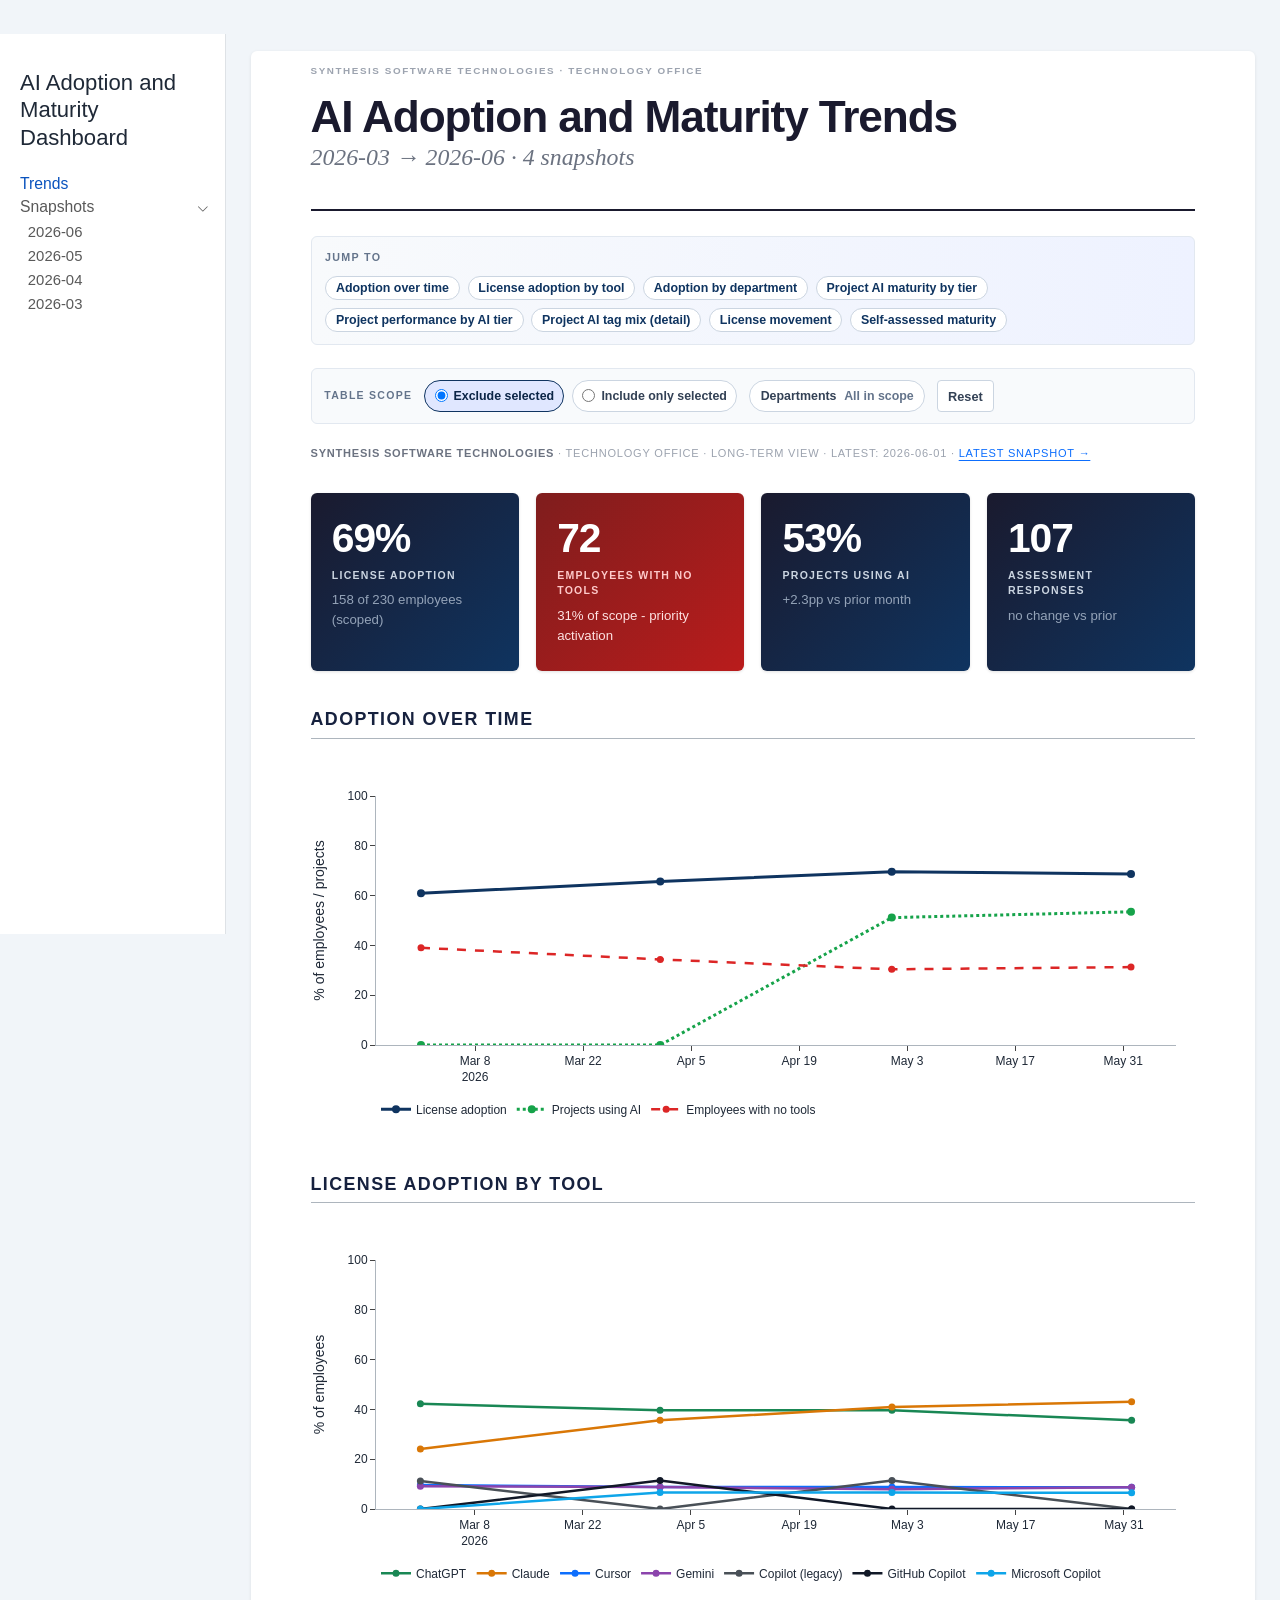
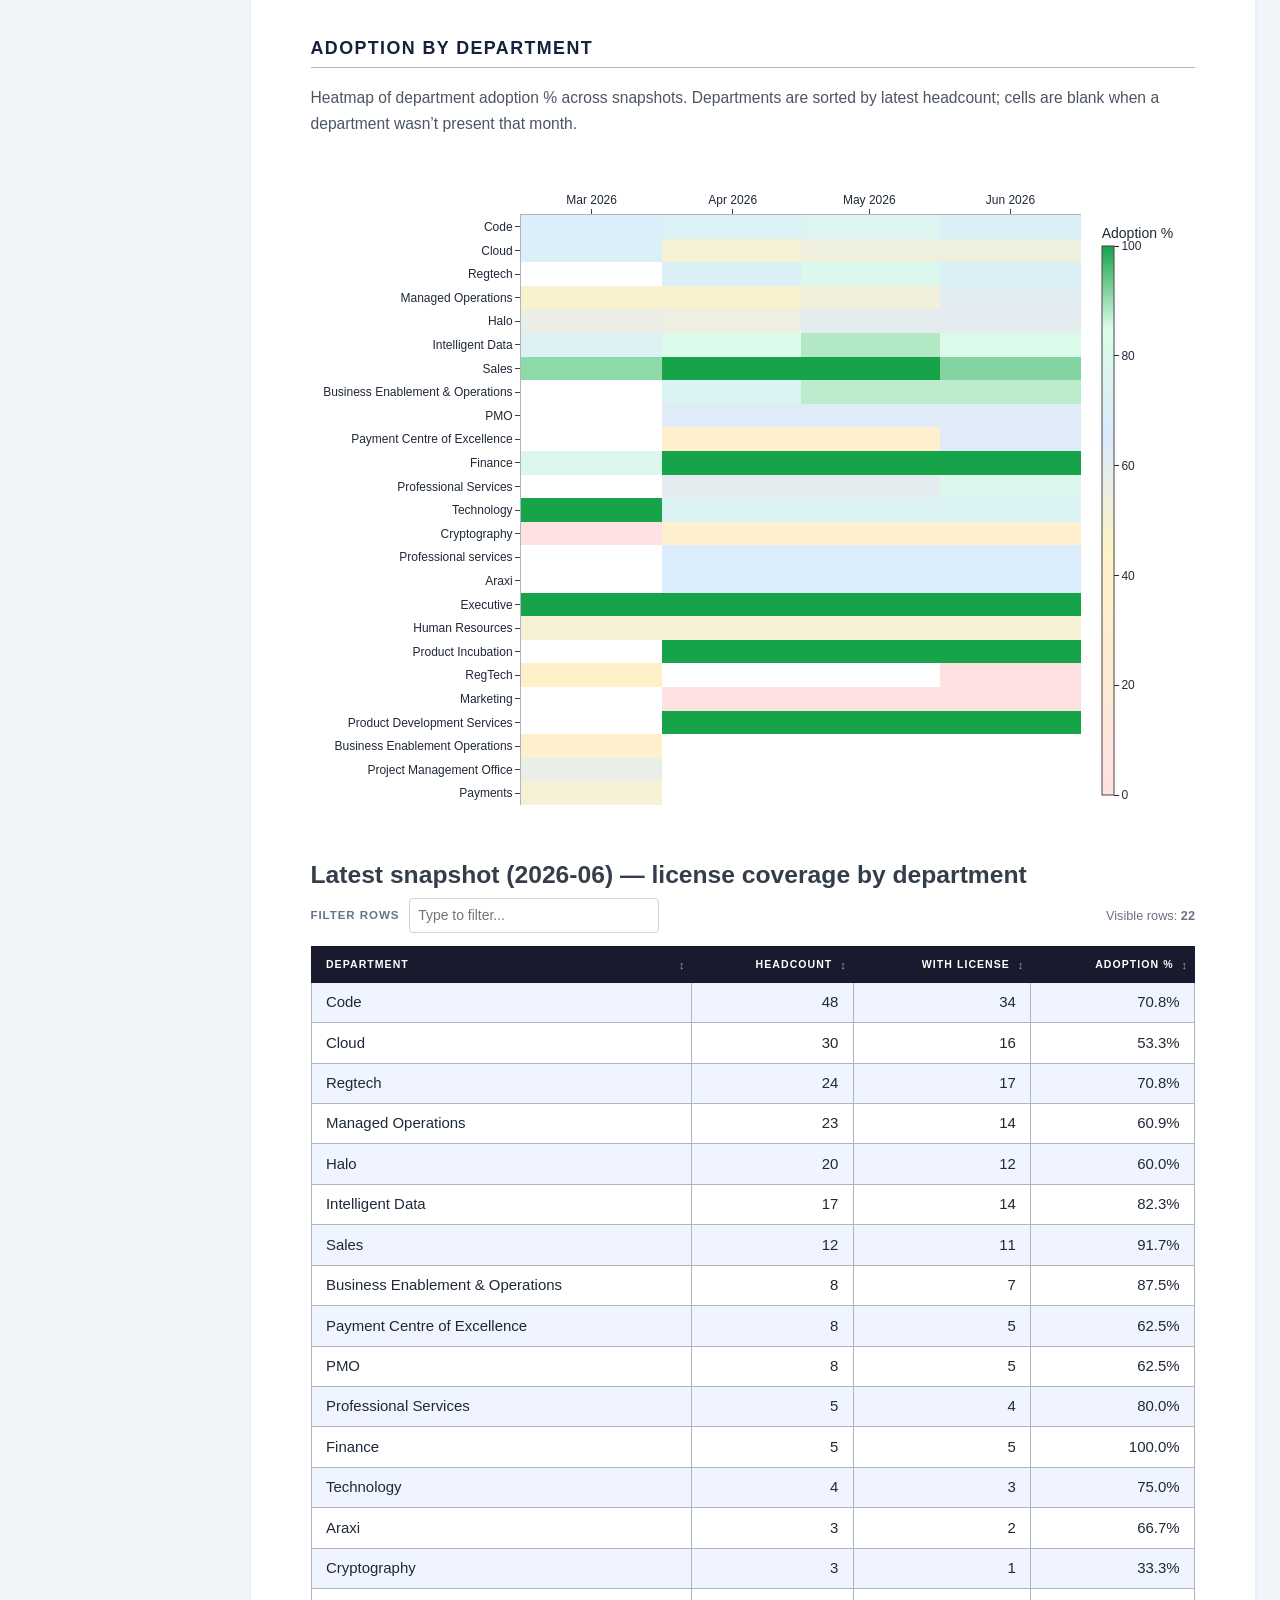
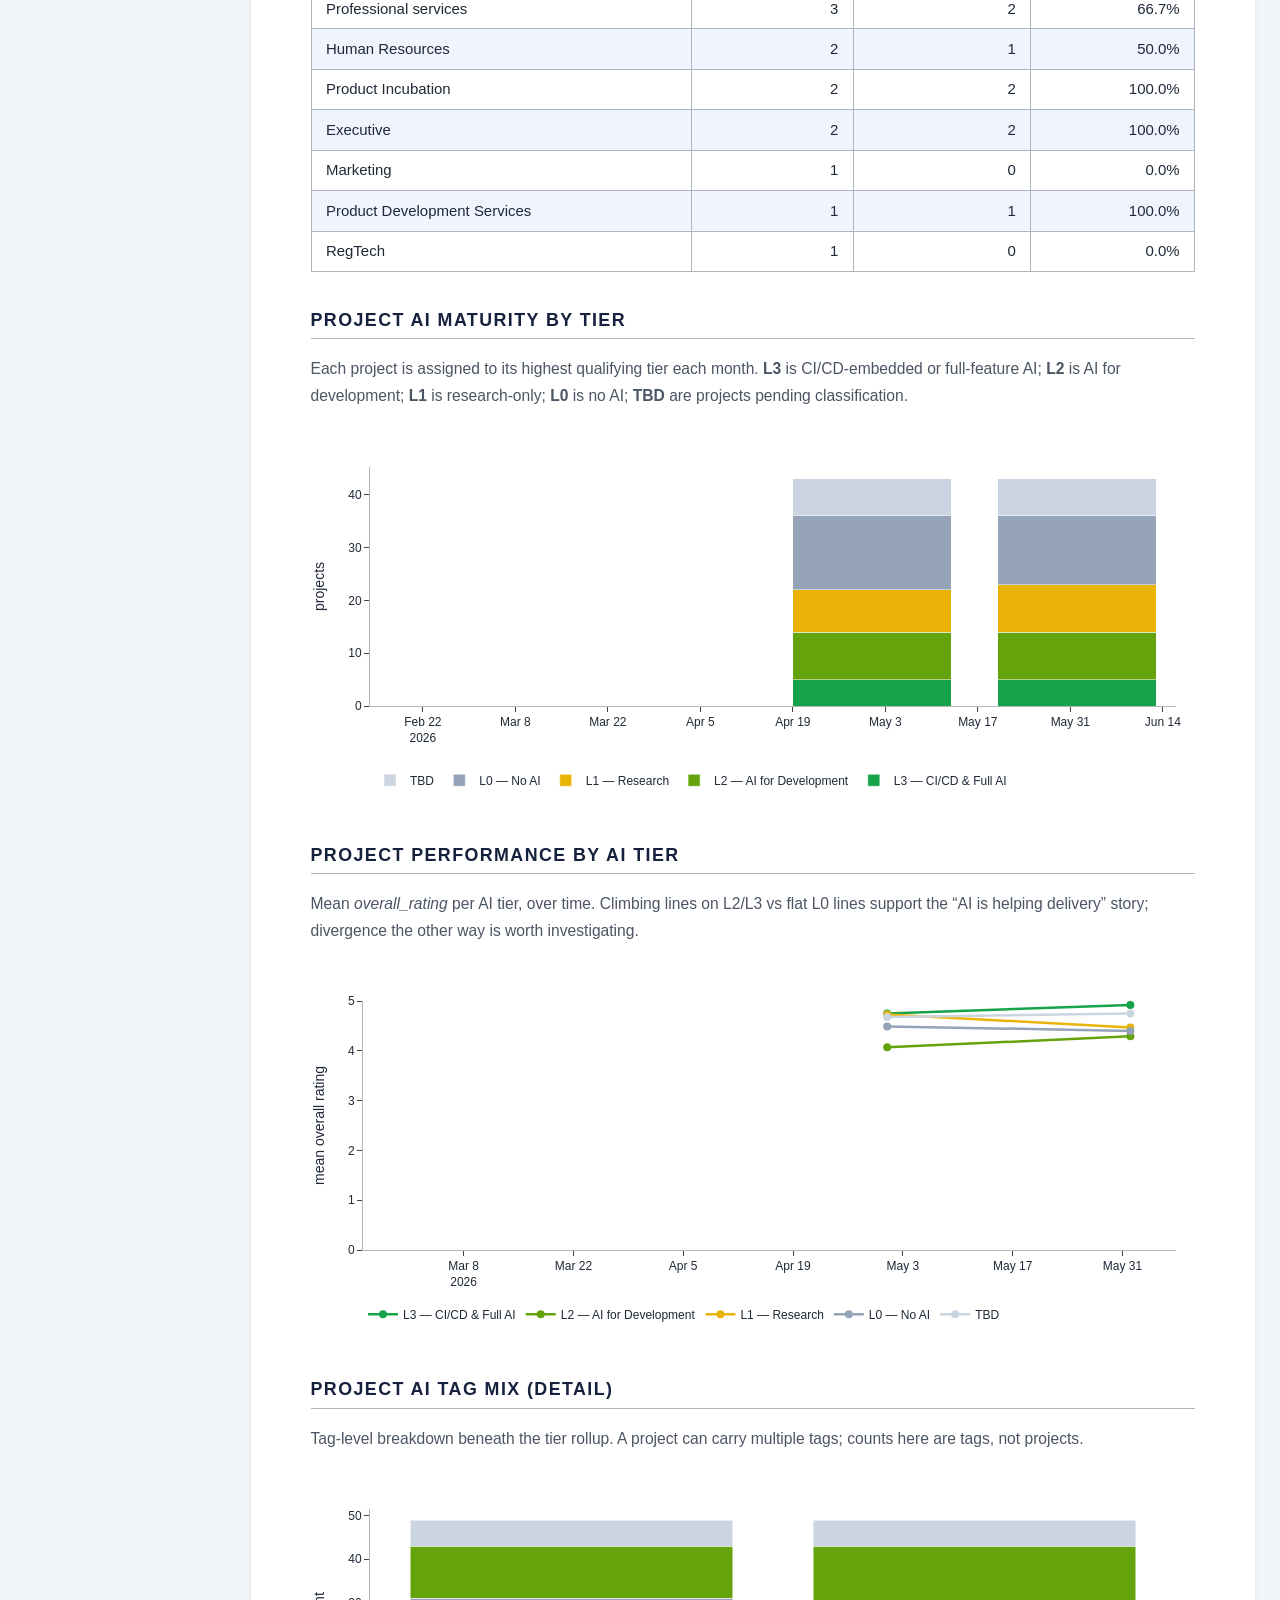
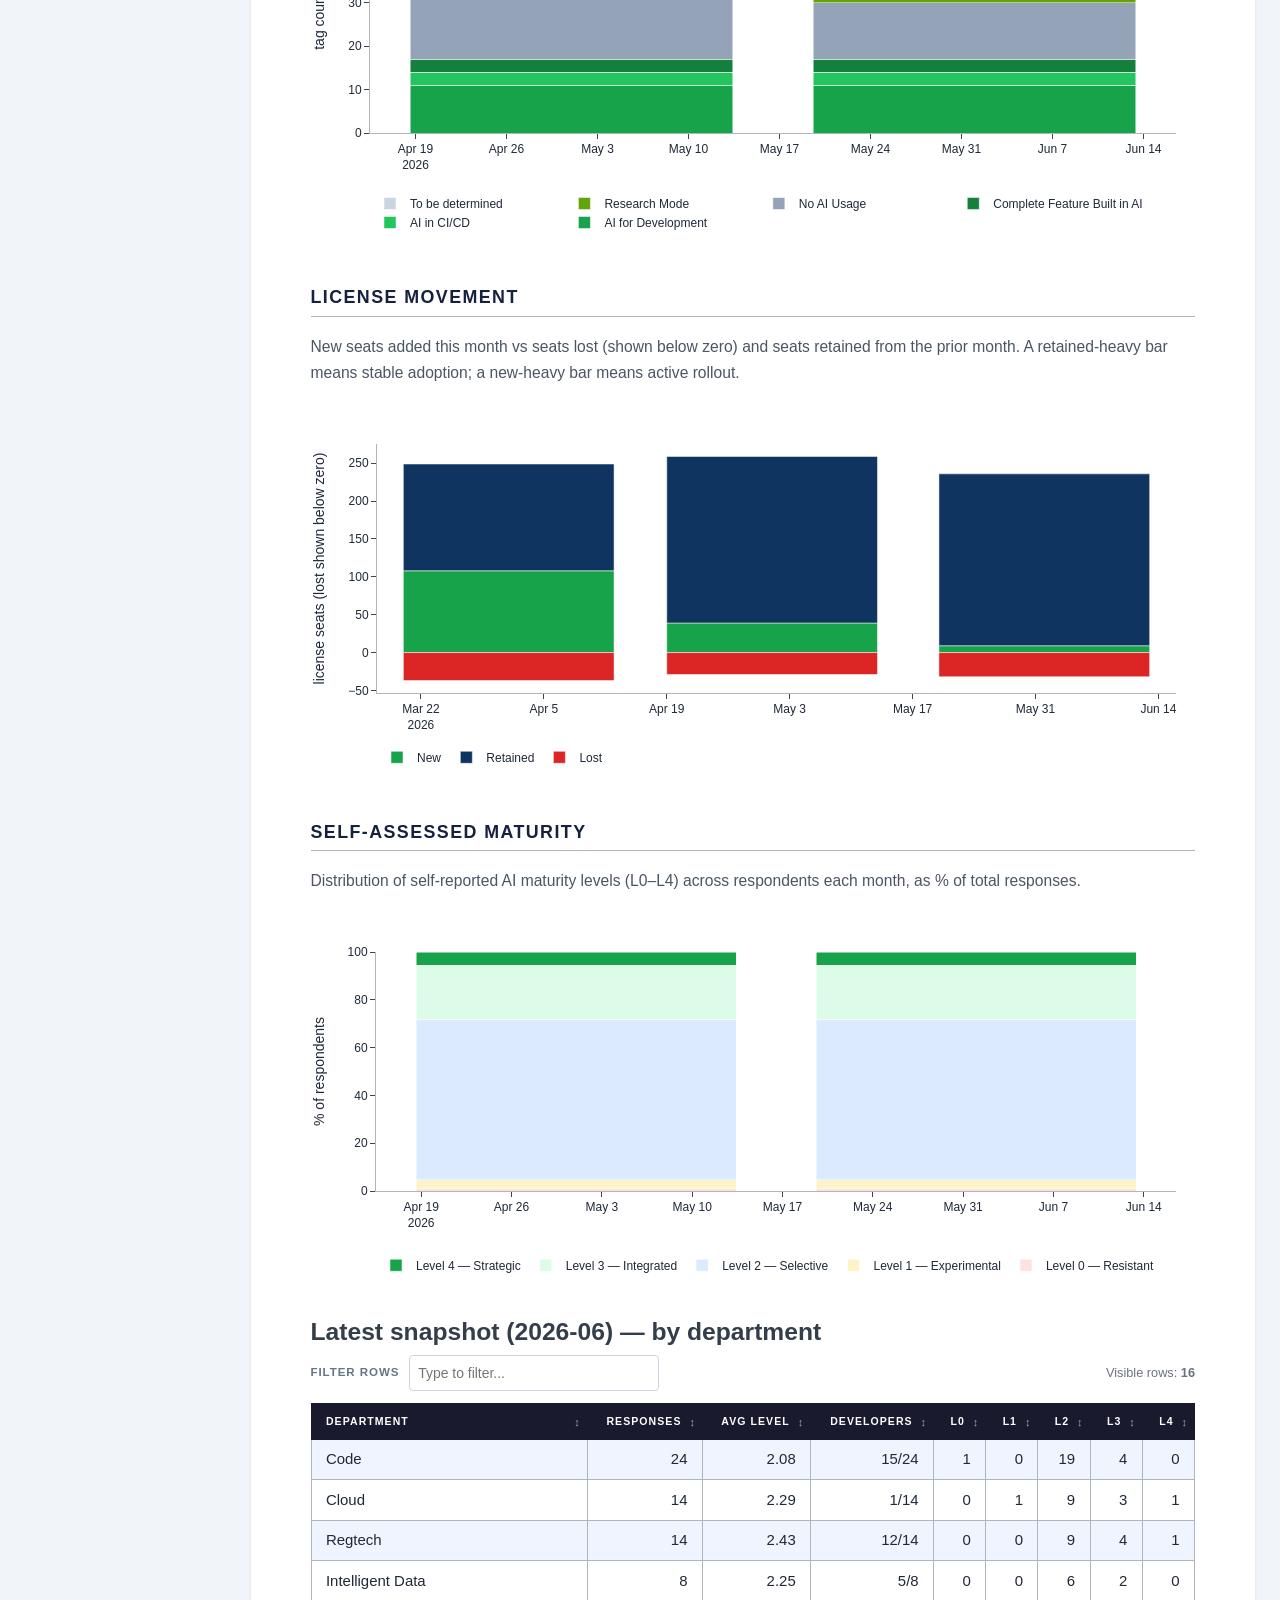
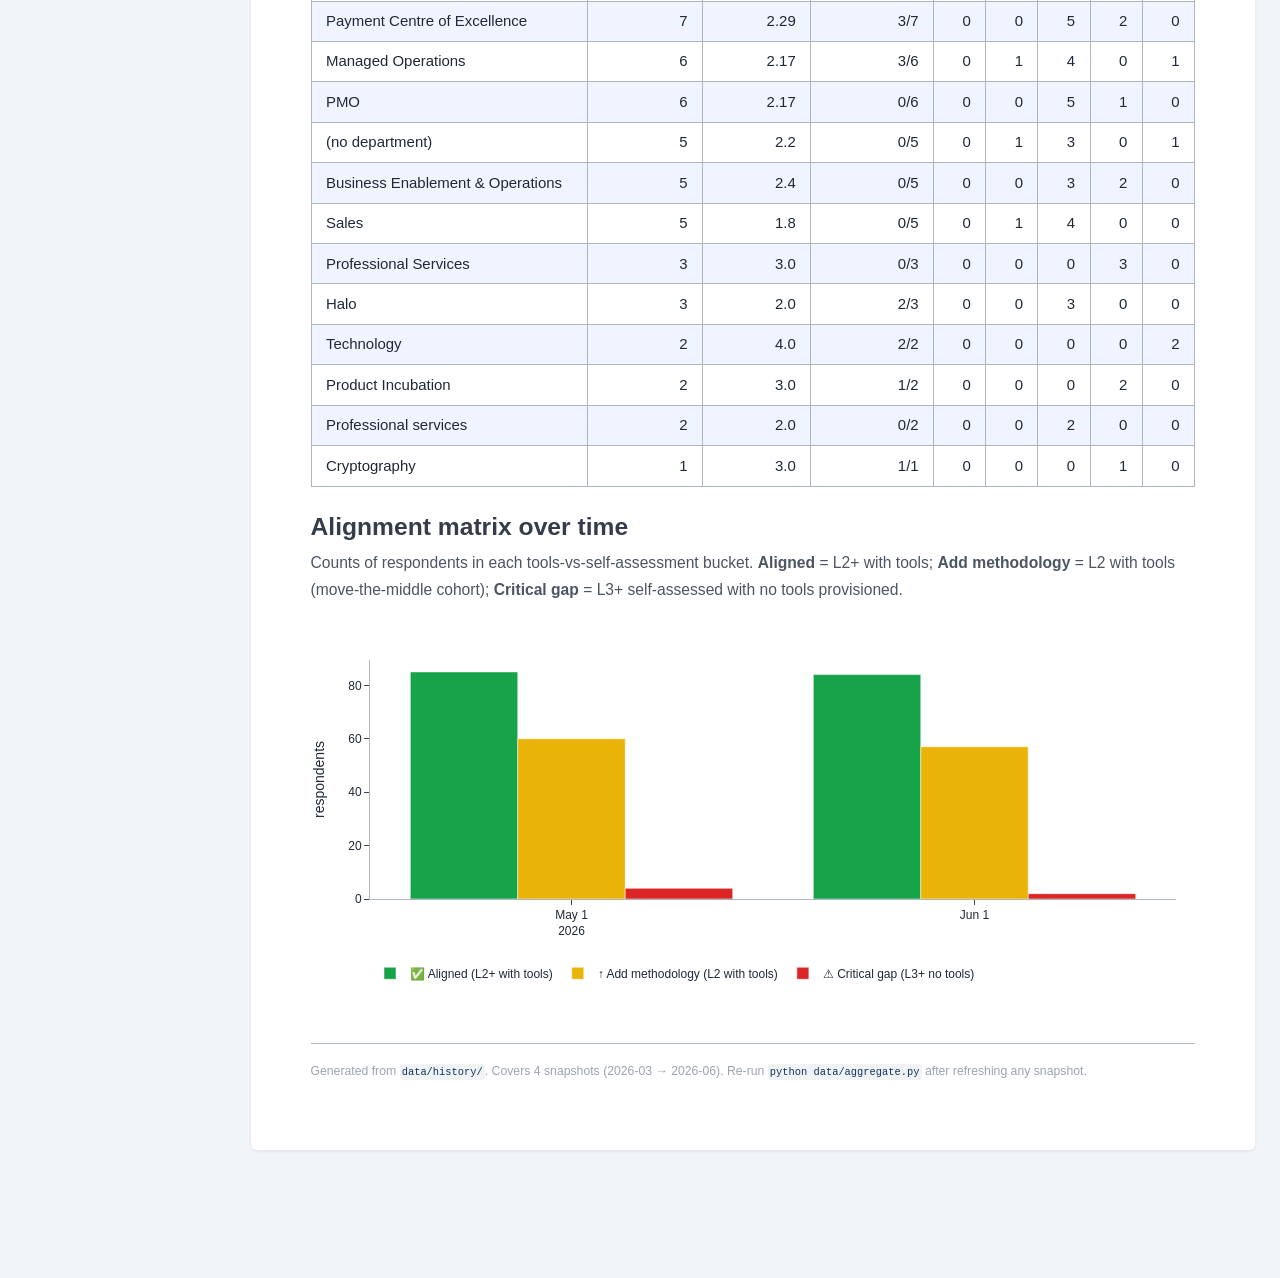
<file: dashboard/index.html>
<!DOCTYPE html>
<html xmlns="http://www.w3.org/1999/xhtml" lang="en" xml:lang="en"><head>

<meta charset="utf-8">
<meta name="generator" content="quarto-1.9.38">

<meta name="viewport" content="width=device-width, initial-scale=1.0, user-scalable=yes">


<title>AI Adoption and Maturity Trends – AI Adoption and Maturity Dashboard</title>
<style>
/* Default styles provided by pandoc.
** See https://pandoc.org/MANUAL.html#variables-for-html for config info.
*/
code{white-space: pre-wrap;}
span.smallcaps{font-variant: small-caps;}
div.columns{display: flex; gap: min(4vw, 1.5em);}
div.column{flex: auto; overflow-x: auto;}
div.hanging-indent{margin-left: 1.5em; text-indent: -1.5em;}
ul.task-list{list-style: none;}
ul.task-list li input[type="checkbox"] {
  width: 0.8em;
  margin: 0 0.8em 0.2em -1em; /* quarto-specific, see https://github.com/quarto-dev/quarto-cli/issues/4556 */ 
  vertical-align: middle;
}
</style>


<script src="site_libs/quarto-nav/quarto-nav.js"></script>
<script src="site_libs/quarto-nav/headroom.min.js"></script>
<script src="site_libs/clipboard/clipboard.min.js"></script>
<script src="site_libs/quarto-search/autocomplete.umd.js"></script>
<script src="site_libs/quarto-search/fuse.min.js"></script>
<script src="site_libs/quarto-search/quarto-search.js"></script>
<meta name="quarto:offset" content="./">
<script src="site_libs/quarto-html/quarto.js" type="module"></script>
<script src="site_libs/quarto-html/tabsets/tabsets.js" type="module"></script>
<script src="site_libs/quarto-html/popper.min.js"></script>
<script src="site_libs/quarto-html/tippy.umd.min.js"></script>
<script src="site_libs/quarto-html/anchor.min.js"></script>
<link href="site_libs/quarto-html/tippy.css" rel="stylesheet">
<link href="site_libs/quarto-html/quarto-syntax-highlighting-15634bcf2e68342d4ad2dfa704d543f6.css" rel="stylesheet" id="quarto-text-highlighting-styles">
<script src="site_libs/bootstrap/bootstrap.min.js"></script>
<link href="site_libs/bootstrap/bootstrap-icons.css" rel="stylesheet">
<link href="site_libs/bootstrap/bootstrap-b86dde86ee97a91b72380a44adb84af2.min.css" rel="stylesheet" append-hash="true" id="quarto-bootstrap" data-mode="light">
<script id="quarto-search-options" type="application/json">{
  "location": "sidebar",
  "copy-button": false,
  "collapse-after": 3,
  "panel-placement": "start",
  "type": "textbox",
  "limit": 50,
  "keyboard-shortcut": [
    "f",
    "/",
    "s"
  ],
  "show-item-context": false,
  "language": {
    "search-no-results-text": "No results",
    "search-matching-documents-text": "matching documents",
    "search-copy-link-title": "Copy link to search",
    "search-hide-matches-text": "Hide additional matches",
    "search-more-match-text": "more match in this document",
    "search-more-matches-text": "more matches in this document",
    "search-clear-button-title": "Clear",
    "search-text-placeholder": "",
    "search-detached-cancel-button-title": "Cancel",
    "search-submit-button-title": "Submit",
    "search-label": "Search"
  }
}</script>


<link rel="stylesheet" href="style.css">
</head>

<body class="nav-sidebar docked quarto-light">

<div id="quarto-search-results"></div>
  <header id="quarto-header" class="headroom fixed-top">
  <nav class="quarto-secondary-nav">
    <div class="container-fluid d-flex">
      <button type="button" class="quarto-btn-toggle btn" data-bs-toggle="collapse" role="button" data-bs-target=".quarto-sidebar-collapse-item" aria-controls="quarto-sidebar" aria-expanded="false" aria-label="Toggle sidebar navigation" onclick="if (window.quartoToggleHeadroom) { window.quartoToggleHeadroom(); }">
        <i class="bi bi-layout-text-sidebar-reverse"></i>
      </button>
        <nav class="quarto-page-breadcrumbs" aria-label="breadcrumb"><ol class="breadcrumb"><li class="breadcrumb-item"><a href="./index.html">Trends</a></li></ol></nav>
        <a class="flex-grow-1" role="navigation" data-bs-toggle="collapse" data-bs-target=".quarto-sidebar-collapse-item" aria-controls="quarto-sidebar" aria-expanded="false" aria-label="Toggle sidebar navigation" onclick="if (window.quartoToggleHeadroom) { window.quartoToggleHeadroom(); }">      
        </a>
    </div>
  </nav>
</header>
<!-- content -->
<div id="quarto-content" class="quarto-container page-columns page-rows-contents page-layout-full">
<!-- sidebar -->
  <nav id="quarto-sidebar" class="sidebar collapse collapse-horizontal quarto-sidebar-collapse-item sidebar-navigation docked overflow-auto">
    <div class="pt-lg-2 mt-2 text-left sidebar-header">
    <div class="sidebar-title mb-0 py-0">
      <a href="./">AI Adoption and Maturity Dashboard</a> 
    </div>
      </div>
    <div class="sidebar-menu-container"> 
    <ul class="list-unstyled mt-1">
        <li class="sidebar-item">
  <div class="sidebar-item-container"> 
  <a href="./index.html" class="sidebar-item-text sidebar-link active">
 <span class="menu-text">Trends</span></a>
  </div>
</li>
        <li class="sidebar-item sidebar-item-section">
      <div class="sidebar-item-container"> 
            <a class="sidebar-item-text sidebar-link text-start" data-bs-toggle="collapse" data-bs-target="#quarto-sidebar-section-1" role="navigation" aria-expanded="true">
 <span class="menu-text">Snapshots</span></a>
          <a class="sidebar-item-toggle text-start" data-bs-toggle="collapse" data-bs-target="#quarto-sidebar-section-1" role="navigation" aria-expanded="true" aria-label="Toggle section">
            <i class="bi bi-chevron-right ms-2"></i>
          </a> 
      </div>
      <ul id="quarto-sidebar-section-1" class="collapse list-unstyled sidebar-section depth1 show">  
          <li class="sidebar-item">
  <div class="sidebar-item-container"> 
  <a href="./snapshot-2026-06.html" class="sidebar-item-text sidebar-link">
 <span class="menu-text">2026-06</span></a>
  </div>
</li>
          <li class="sidebar-item">
  <div class="sidebar-item-container"> 
  <a href="./snapshot-2026-05.html" class="sidebar-item-text sidebar-link">
 <span class="menu-text">2026-05</span></a>
  </div>
</li>
          <li class="sidebar-item">
  <div class="sidebar-item-container"> 
  <a href="./snapshot-2026-04.html" class="sidebar-item-text sidebar-link">
 <span class="menu-text">2026-04</span></a>
  </div>
</li>
          <li class="sidebar-item">
  <div class="sidebar-item-container"> 
  <a href="./snapshot-2026-03.html" class="sidebar-item-text sidebar-link">
 <span class="menu-text">2026-03</span></a>
  </div>
</li>
      </ul>
  </li>
    </ul>
    </div>
</nav>
<div id="quarto-sidebar-glass" class="quarto-sidebar-collapse-item" data-bs-toggle="collapse" data-bs-target=".quarto-sidebar-collapse-item"></div>
<!-- margin-sidebar -->
    
<!-- main -->
<main class="content column-page-right" id="quarto-document-content">

<header id="title-block-header" class="quarto-title-block default">
<div class="quarto-title">
<h1 class="title">AI Adoption and Maturity Trends</h1>
<p class="subtitle lead">2026-03 → 2026-06 · 4 snapshots</p>
</div>



<div class="quarto-title-meta column-page-right">

    
  
    
  </div>
  


</header>


<script src="https://cdn.plot.ly/plotly-2.27.0.min.js" charset="utf-8"></script>
<p class="doc-meta">
<strong>Synthesis Software Technologies</strong> · Technology Office · Long-term view · latest: 2026-06-01 · <a href="snapshot-2026-06.html">latest snapshot →</a>
</p>
<div class="kpi-grid">
<div class="kpi">
<div class="kpi-value">
69%
</div>
<div class="kpi-label">
License adoption
</div>
<div class="kpi-sub">
-0.9pp vs prior month
</div>
</div>
<div class="kpi kpi-alert">
<div class="kpi-value">
72
</div>
<div class="kpi-label">
Employees with no tools
</div>
<div class="kpi-sub">
+3.0 vs prior month
</div>
</div>
<div class="kpi">
<div class="kpi-value">
53%
</div>
<div class="kpi-label">
Projects using AI
</div>
<div class="kpi-sub">
+2.3pp vs prior month
</div>
</div>
<div class="kpi">
<div class="kpi-value">
107
</div>
<div class="kpi-label">
Assessment responses
</div>
<div class="kpi-sub">
no change vs prior
</div>
</div>
</div>
<section id="adoption-over-time" class="level2">
<h2 class="anchored" data-anchor-id="adoption-over-time">Adoption over time</h2>
<div style="height:380px; width:100%;">                            <div id="chart-adoption" class="plotly-graph-div" style="height:100%; width:100%;"></div>            <script>                window.PLOTLYENV=window.PLOTLYENV || {};                                if (document.getElementById("chart-adoption")) {                    Plotly.newPlot(                        "chart-adoption",                        [{"hovertemplate":"%{x}\u003cbr\u003e%{y:.1f}%\u003cextra\u003e\u003c\u002fextra\u003e","line":{"color":"#0F3460","width":3},"marker":{"size":8},"mode":"lines+markers","name":"License adoption","x":["2026-03","2026-04","2026-05","2026-06"],"y":[60.96,65.64,69.6,68.7],"type":"scatter"},{"hovertemplate":"%{x}\u003cbr\u003e%{y:.1f}%\u003cextra\u003e\u003c\u002fextra\u003e","line":{"color":"#16a34a","dash":"dot","width":3},"marker":{"size":8},"mode":"lines+markers","name":"Projects using AI","x":["2026-03","2026-04","2026-05","2026-06"],"y":[0.0,0.0,51.16,53.49],"type":"scatter"},{"hovertemplate":"%{x}\u003cbr\u003e%{y:.1f}%\u003cextra\u003e\u003c\u002fextra\u003e","line":{"color":"#dc2626","dash":"dash","width":2.5},"marker":{"size":7},"mode":"lines+markers","name":"Employees with no tools","x":["2026-03","2026-04","2026-05","2026-06"],"y":[39.04,34.36,30.4,31.3],"type":"scatter"}],                        {"font":{"color":"#1f2937","family":"-apple-system, BlinkMacSystemFont, Segoe UI, Roboto, sans-serif","size":12},"hoverlabel":{"bgcolor":"#1A1A2E","font":{"color":"white"}},"margin":{"b":50,"l":50,"r":20,"t":40},"paper_bgcolor":"white","plot_bgcolor":"white","template":{"data":{"barpolar":[{"marker":{"line":{"color":"white","width":0.5},"pattern":{"fillmode":"overlay","size":10,"solidity":0.2}},"type":"barpolar"}],"bar":[{"error_x":{"color":"rgb(36,36,36)"},"error_y":{"color":"rgb(36,36,36)"},"marker":{"line":{"color":"white","width":0.5},"pattern":{"fillmode":"overlay","size":10,"solidity":0.2}},"type":"bar"}],"carpet":[{"aaxis":{"endlinecolor":"rgb(36,36,36)","gridcolor":"white","linecolor":"white","minorgridcolor":"white","startlinecolor":"rgb(36,36,36)"},"baxis":{"endlinecolor":"rgb(36,36,36)","gridcolor":"white","linecolor":"white","minorgridcolor":"white","startlinecolor":"rgb(36,36,36)"},"type":"carpet"}],"choropleth":[{"colorbar":{"outlinewidth":1,"tickcolor":"rgb(36,36,36)","ticks":"outside"},"type":"choropleth"}],"contourcarpet":[{"colorbar":{"outlinewidth":1,"tickcolor":"rgb(36,36,36)","ticks":"outside"},"type":"contourcarpet"}],"contour":[{"colorbar":{"outlinewidth":1,"tickcolor":"rgb(36,36,36)","ticks":"outside"},"colorscale":[[0.0,"#440154"],[0.1111111111111111,"#482878"],[0.2222222222222222,"#3e4989"],[0.3333333333333333,"#31688e"],[0.4444444444444444,"#26828e"],[0.5555555555555556,"#1f9e89"],[0.6666666666666666,"#35b779"],[0.7777777777777778,"#6ece58"],[0.8888888888888888,"#b5de2b"],[1.0,"#fde725"]],"type":"contour"}],"heatmap":[{"colorbar":{"outlinewidth":1,"tickcolor":"rgb(36,36,36)","ticks":"outside"},"colorscale":[[0.0,"#440154"],[0.1111111111111111,"#482878"],[0.2222222222222222,"#3e4989"],[0.3333333333333333,"#31688e"],[0.4444444444444444,"#26828e"],[0.5555555555555556,"#1f9e89"],[0.6666666666666666,"#35b779"],[0.7777777777777778,"#6ece58"],[0.8888888888888888,"#b5de2b"],[1.0,"#fde725"]],"type":"heatmap"}],"histogram2dcontour":[{"colorbar":{"outlinewidth":1,"tickcolor":"rgb(36,36,36)","ticks":"outside"},"colorscale":[[0.0,"#440154"],[0.1111111111111111,"#482878"],[0.2222222222222222,"#3e4989"],[0.3333333333333333,"#31688e"],[0.4444444444444444,"#26828e"],[0.5555555555555556,"#1f9e89"],[0.6666666666666666,"#35b779"],[0.7777777777777778,"#6ece58"],[0.8888888888888888,"#b5de2b"],[1.0,"#fde725"]],"type":"histogram2dcontour"}],"histogram2d":[{"colorbar":{"outlinewidth":1,"tickcolor":"rgb(36,36,36)","ticks":"outside"},"colorscale":[[0.0,"#440154"],[0.1111111111111111,"#482878"],[0.2222222222222222,"#3e4989"],[0.3333333333333333,"#31688e"],[0.4444444444444444,"#26828e"],[0.5555555555555556,"#1f9e89"],[0.6666666666666666,"#35b779"],[0.7777777777777778,"#6ece58"],[0.8888888888888888,"#b5de2b"],[1.0,"#fde725"]],"type":"histogram2d"}],"histogram":[{"marker":{"line":{"color":"white","width":0.6}},"type":"histogram"}],"mesh3d":[{"colorbar":{"outlinewidth":1,"tickcolor":"rgb(36,36,36)","ticks":"outside"},"type":"mesh3d"}],"parcoords":[{"line":{"colorbar":{"outlinewidth":1,"tickcolor":"rgb(36,36,36)","ticks":"outside"}},"type":"parcoords"}],"pie":[{"automargin":true,"type":"pie"}],"scatter3d":[{"line":{"colorbar":{"outlinewidth":1,"tickcolor":"rgb(36,36,36)","ticks":"outside"}},"marker":{"colorbar":{"outlinewidth":1,"tickcolor":"rgb(36,36,36)","ticks":"outside"}},"type":"scatter3d"}],"scattercarpet":[{"marker":{"colorbar":{"outlinewidth":1,"tickcolor":"rgb(36,36,36)","ticks":"outside"}},"type":"scattercarpet"}],"scattergeo":[{"marker":{"colorbar":{"outlinewidth":1,"tickcolor":"rgb(36,36,36)","ticks":"outside"}},"type":"scattergeo"}],"scattergl":[{"marker":{"colorbar":{"outlinewidth":1,"tickcolor":"rgb(36,36,36)","ticks":"outside"}},"type":"scattergl"}],"scattermapbox":[{"marker":{"colorbar":{"outlinewidth":1,"tickcolor":"rgb(36,36,36)","ticks":"outside"}},"type":"scattermapbox"}],"scattermap":[{"marker":{"colorbar":{"outlinewidth":1,"tickcolor":"rgb(36,36,36)","ticks":"outside"}},"type":"scattermap"}],"scatterpolargl":[{"marker":{"colorbar":{"outlinewidth":1,"tickcolor":"rgb(36,36,36)","ticks":"outside"}},"type":"scatterpolargl"}],"scatterpolar":[{"marker":{"colorbar":{"outlinewidth":1,"tickcolor":"rgb(36,36,36)","ticks":"outside"}},"type":"scatterpolar"}],"scatter":[{"fillpattern":{"fillmode":"overlay","size":10,"solidity":0.2},"type":"scatter"}],"scatterternary":[{"marker":{"colorbar":{"outlinewidth":1,"tickcolor":"rgb(36,36,36)","ticks":"outside"}},"type":"scatterternary"}],"surface":[{"colorbar":{"outlinewidth":1,"tickcolor":"rgb(36,36,36)","ticks":"outside"},"colorscale":[[0.0,"#440154"],[0.1111111111111111,"#482878"],[0.2222222222222222,"#3e4989"],[0.3333333333333333,"#31688e"],[0.4444444444444444,"#26828e"],[0.5555555555555556,"#1f9e89"],[0.6666666666666666,"#35b779"],[0.7777777777777778,"#6ece58"],[0.8888888888888888,"#b5de2b"],[1.0,"#fde725"]],"type":"surface"}],"table":[{"cells":{"fill":{"color":"rgb(237,237,237)"},"line":{"color":"white"}},"header":{"fill":{"color":"rgb(217,217,217)"},"line":{"color":"white"}},"type":"table"}]},"layout":{"annotationdefaults":{"arrowhead":0,"arrowwidth":1},"autotypenumbers":"strict","coloraxis":{"colorbar":{"outlinewidth":1,"tickcolor":"rgb(36,36,36)","ticks":"outside"}},"colorscale":{"diverging":[[0.0,"rgb(103,0,31)"],[0.1,"rgb(178,24,43)"],[0.2,"rgb(214,96,77)"],[0.3,"rgb(244,165,130)"],[0.4,"rgb(253,219,199)"],[0.5,"rgb(247,247,247)"],[0.6,"rgb(209,229,240)"],[0.7,"rgb(146,197,222)"],[0.8,"rgb(67,147,195)"],[0.9,"rgb(33,102,172)"],[1.0,"rgb(5,48,97)"]],"sequential":[[0.0,"#440154"],[0.1111111111111111,"#482878"],[0.2222222222222222,"#3e4989"],[0.3333333333333333,"#31688e"],[0.4444444444444444,"#26828e"],[0.5555555555555556,"#1f9e89"],[0.6666666666666666,"#35b779"],[0.7777777777777778,"#6ece58"],[0.8888888888888888,"#b5de2b"],[1.0,"#fde725"]],"sequentialminus":[[0.0,"#440154"],[0.1111111111111111,"#482878"],[0.2222222222222222,"#3e4989"],[0.3333333333333333,"#31688e"],[0.4444444444444444,"#26828e"],[0.5555555555555556,"#1f9e89"],[0.6666666666666666,"#35b779"],[0.7777777777777778,"#6ece58"],[0.8888888888888888,"#b5de2b"],[1.0,"#fde725"]]},"colorway":["#1F77B4","#FF7F0E","#2CA02C","#D62728","#9467BD","#8C564B","#E377C2","#7F7F7F","#BCBD22","#17BECF"],"font":{"color":"rgb(36,36,36)"},"geo":{"bgcolor":"white","lakecolor":"white","landcolor":"white","showlakes":true,"showland":true,"subunitcolor":"white"},"hoverlabel":{"align":"left"},"hovermode":"closest","mapbox":{"style":"light"},"paper_bgcolor":"white","plot_bgcolor":"white","polar":{"angularaxis":{"gridcolor":"rgb(232,232,232)","linecolor":"rgb(36,36,36)","showgrid":false,"showline":true,"ticks":"outside"},"bgcolor":"white","radialaxis":{"gridcolor":"rgb(232,232,232)","linecolor":"rgb(36,36,36)","showgrid":false,"showline":true,"ticks":"outside"}},"scene":{"xaxis":{"backgroundcolor":"white","gridcolor":"rgb(232,232,232)","gridwidth":2,"linecolor":"rgb(36,36,36)","showbackground":true,"showgrid":false,"showline":true,"ticks":"outside","zeroline":false,"zerolinecolor":"rgb(36,36,36)"},"yaxis":{"backgroundcolor":"white","gridcolor":"rgb(232,232,232)","gridwidth":2,"linecolor":"rgb(36,36,36)","showbackground":true,"showgrid":false,"showline":true,"ticks":"outside","zeroline":false,"zerolinecolor":"rgb(36,36,36)"},"zaxis":{"backgroundcolor":"white","gridcolor":"rgb(232,232,232)","gridwidth":2,"linecolor":"rgb(36,36,36)","showbackground":true,"showgrid":false,"showline":true,"ticks":"outside","zeroline":false,"zerolinecolor":"rgb(36,36,36)"}},"shapedefaults":{"fillcolor":"black","line":{"width":0},"opacity":0.3},"ternary":{"aaxis":{"gridcolor":"rgb(232,232,232)","linecolor":"rgb(36,36,36)","showgrid":false,"showline":true,"ticks":"outside"},"baxis":{"gridcolor":"rgb(232,232,232)","linecolor":"rgb(36,36,36)","showgrid":false,"showline":true,"ticks":"outside"},"bgcolor":"white","caxis":{"gridcolor":"rgb(232,232,232)","linecolor":"rgb(36,36,36)","showgrid":false,"showline":true,"ticks":"outside"}},"title":{"x":0.05},"xaxis":{"automargin":true,"gridcolor":"rgb(232,232,232)","linecolor":"rgb(36,36,36)","showgrid":false,"showline":true,"ticks":"outside","title":{"standoff":15},"zeroline":false,"zerolinecolor":"rgb(36,36,36)"},"yaxis":{"automargin":true,"gridcolor":"rgb(232,232,232)","linecolor":"rgb(36,36,36)","showgrid":false,"showline":true,"ticks":"outside","title":{"standoff":15},"zeroline":false,"zerolinecolor":"rgb(36,36,36)"}}},"xaxis":{"linecolor":"#ADB5BD","showgrid":false},"yaxis":{"gridcolor":"#f1f5f9","linecolor":"#ADB5BD","zeroline":false,"title":{"text":"% of employees \u002f projects"},"range":[0,100]},"legend":{"orientation":"h","y":-0.2,"x":0},"title":{},"height":380},                        {"displayModeBar": false, "responsive": true}                    )                };            </script>        </div>
</section>
<section id="license-adoption-by-tool" class="level2">
<h2 class="anchored" data-anchor-id="license-adoption-by-tool">License adoption by tool</h2>
<div style="height:380px; width:100%;">                            <div id="chart-tools" class="plotly-graph-div" style="height:100%; width:100%;"></div>            <script>                window.PLOTLYENV=window.PLOTLYENV || {};                                if (document.getElementById("chart-tools")) {                    Plotly.newPlot(                        "chart-tools",                        [{"hovertemplate":"ChatGPT\u003cbr\u003e%{x}: %{y:.1f}%\u003cextra\u003e\u003c\u002fextra\u003e","line":{"color":"#198754","width":2.5},"marker":{"size":7},"mode":"lines+markers","name":"ChatGPT","x":["2026-03","2026-04","2026-05","2026-06"],"y":[42.25,39.65,39.65,35.65],"type":"scatter"},{"hovertemplate":"Claude\u003cbr\u003e%{x}: %{y:.1f}%\u003cextra\u003e\u003c\u002fextra\u003e","line":{"color":"#D97706","width":2.5},"marker":{"size":7},"mode":"lines+markers","name":"Claude","x":["2026-03","2026-04","2026-05","2026-06"],"y":[24.06,35.68,40.97,43.04],"type":"scatter"},{"hovertemplate":"Cursor\u003cbr\u003e%{x}: %{y:.1f}%\u003cextra\u003e\u003c\u002fextra\u003e","line":{"color":"#0D6EFD","width":2.5},"marker":{"size":7},"mode":"lines+markers","name":"Cursor","x":["2026-03","2026-04","2026-05","2026-06"],"y":[9.63,8.81,8.81,8.7],"type":"scatter"},{"hovertemplate":"Gemini\u003cbr\u003e%{x}: %{y:.1f}%\u003cextra\u003e\u003c\u002fextra\u003e","line":{"color":"#8B44AC","width":2.5},"marker":{"size":7},"mode":"lines+markers","name":"Gemini","x":["2026-03","2026-04","2026-05","2026-06"],"y":[9.09,8.81,7.93,8.7],"type":"scatter"},{"hovertemplate":"Copilot (legacy)\u003cbr\u003e%{x}: %{y:.1f}%\u003cextra\u003e\u003c\u002fextra\u003e","line":{"color":"#495057","width":2.5},"marker":{"size":7},"mode":"lines+markers","name":"Copilot (legacy)","x":["2026-03","2026-04","2026-05","2026-06"],"y":[11.23,0.0,11.45,0.0],"type":"scatter"},{"hovertemplate":"GitHub Copilot\u003cbr\u003e%{x}: %{y:.1f}%\u003cextra\u003e\u003c\u002fextra\u003e","line":{"color":"#111827","width":2.5},"marker":{"size":7},"mode":"lines+markers","name":"GitHub Copilot","x":["2026-03","2026-04","2026-05","2026-06"],"y":[0.0,11.45,0.0,0.0],"type":"scatter"},{"hovertemplate":"Microsoft Copilot\u003cbr\u003e%{x}: %{y:.1f}%\u003cextra\u003e\u003c\u002fextra\u003e","line":{"color":"#0EA5E9","width":2.5},"marker":{"size":7},"mode":"lines+markers","name":"Microsoft Copilot","x":["2026-03","2026-04","2026-05","2026-06"],"y":[0.0,6.61,6.61,6.52],"type":"scatter"}],                        {"font":{"color":"#1f2937","family":"-apple-system, BlinkMacSystemFont, Segoe UI, Roboto, sans-serif","size":12},"hoverlabel":{"bgcolor":"#1A1A2E","font":{"color":"white"}},"margin":{"b":50,"l":50,"r":20,"t":40},"paper_bgcolor":"white","plot_bgcolor":"white","template":{"data":{"barpolar":[{"marker":{"line":{"color":"white","width":0.5},"pattern":{"fillmode":"overlay","size":10,"solidity":0.2}},"type":"barpolar"}],"bar":[{"error_x":{"color":"rgb(36,36,36)"},"error_y":{"color":"rgb(36,36,36)"},"marker":{"line":{"color":"white","width":0.5},"pattern":{"fillmode":"overlay","size":10,"solidity":0.2}},"type":"bar"}],"carpet":[{"aaxis":{"endlinecolor":"rgb(36,36,36)","gridcolor":"white","linecolor":"white","minorgridcolor":"white","startlinecolor":"rgb(36,36,36)"},"baxis":{"endlinecolor":"rgb(36,36,36)","gridcolor":"white","linecolor":"white","minorgridcolor":"white","startlinecolor":"rgb(36,36,36)"},"type":"carpet"}],"choropleth":[{"colorbar":{"outlinewidth":1,"tickcolor":"rgb(36,36,36)","ticks":"outside"},"type":"choropleth"}],"contourcarpet":[{"colorbar":{"outlinewidth":1,"tickcolor":"rgb(36,36,36)","ticks":"outside"},"type":"contourcarpet"}],"contour":[{"colorbar":{"outlinewidth":1,"tickcolor":"rgb(36,36,36)","ticks":"outside"},"colorscale":[[0.0,"#440154"],[0.1111111111111111,"#482878"],[0.2222222222222222,"#3e4989"],[0.3333333333333333,"#31688e"],[0.4444444444444444,"#26828e"],[0.5555555555555556,"#1f9e89"],[0.6666666666666666,"#35b779"],[0.7777777777777778,"#6ece58"],[0.8888888888888888,"#b5de2b"],[1.0,"#fde725"]],"type":"contour"}],"heatmap":[{"colorbar":{"outlinewidth":1,"tickcolor":"rgb(36,36,36)","ticks":"outside"},"colorscale":[[0.0,"#440154"],[0.1111111111111111,"#482878"],[0.2222222222222222,"#3e4989"],[0.3333333333333333,"#31688e"],[0.4444444444444444,"#26828e"],[0.5555555555555556,"#1f9e89"],[0.6666666666666666,"#35b779"],[0.7777777777777778,"#6ece58"],[0.8888888888888888,"#b5de2b"],[1.0,"#fde725"]],"type":"heatmap"}],"histogram2dcontour":[{"colorbar":{"outlinewidth":1,"tickcolor":"rgb(36,36,36)","ticks":"outside"},"colorscale":[[0.0,"#440154"],[0.1111111111111111,"#482878"],[0.2222222222222222,"#3e4989"],[0.3333333333333333,"#31688e"],[0.4444444444444444,"#26828e"],[0.5555555555555556,"#1f9e89"],[0.6666666666666666,"#35b779"],[0.7777777777777778,"#6ece58"],[0.8888888888888888,"#b5de2b"],[1.0,"#fde725"]],"type":"histogram2dcontour"}],"histogram2d":[{"colorbar":{"outlinewidth":1,"tickcolor":"rgb(36,36,36)","ticks":"outside"},"colorscale":[[0.0,"#440154"],[0.1111111111111111,"#482878"],[0.2222222222222222,"#3e4989"],[0.3333333333333333,"#31688e"],[0.4444444444444444,"#26828e"],[0.5555555555555556,"#1f9e89"],[0.6666666666666666,"#35b779"],[0.7777777777777778,"#6ece58"],[0.8888888888888888,"#b5de2b"],[1.0,"#fde725"]],"type":"histogram2d"}],"histogram":[{"marker":{"line":{"color":"white","width":0.6}},"type":"histogram"}],"mesh3d":[{"colorbar":{"outlinewidth":1,"tickcolor":"rgb(36,36,36)","ticks":"outside"},"type":"mesh3d"}],"parcoords":[{"line":{"colorbar":{"outlinewidth":1,"tickcolor":"rgb(36,36,36)","ticks":"outside"}},"type":"parcoords"}],"pie":[{"automargin":true,"type":"pie"}],"scatter3d":[{"line":{"colorbar":{"outlinewidth":1,"tickcolor":"rgb(36,36,36)","ticks":"outside"}},"marker":{"colorbar":{"outlinewidth":1,"tickcolor":"rgb(36,36,36)","ticks":"outside"}},"type":"scatter3d"}],"scattercarpet":[{"marker":{"colorbar":{"outlinewidth":1,"tickcolor":"rgb(36,36,36)","ticks":"outside"}},"type":"scattercarpet"}],"scattergeo":[{"marker":{"colorbar":{"outlinewidth":1,"tickcolor":"rgb(36,36,36)","ticks":"outside"}},"type":"scattergeo"}],"scattergl":[{"marker":{"colorbar":{"outlinewidth":1,"tickcolor":"rgb(36,36,36)","ticks":"outside"}},"type":"scattergl"}],"scattermapbox":[{"marker":{"colorbar":{"outlinewidth":1,"tickcolor":"rgb(36,36,36)","ticks":"outside"}},"type":"scattermapbox"}],"scattermap":[{"marker":{"colorbar":{"outlinewidth":1,"tickcolor":"rgb(36,36,36)","ticks":"outside"}},"type":"scattermap"}],"scatterpolargl":[{"marker":{"colorbar":{"outlinewidth":1,"tickcolor":"rgb(36,36,36)","ticks":"outside"}},"type":"scatterpolargl"}],"scatterpolar":[{"marker":{"colorbar":{"outlinewidth":1,"tickcolor":"rgb(36,36,36)","ticks":"outside"}},"type":"scatterpolar"}],"scatter":[{"fillpattern":{"fillmode":"overlay","size":10,"solidity":0.2},"type":"scatter"}],"scatterternary":[{"marker":{"colorbar":{"outlinewidth":1,"tickcolor":"rgb(36,36,36)","ticks":"outside"}},"type":"scatterternary"}],"surface":[{"colorbar":{"outlinewidth":1,"tickcolor":"rgb(36,36,36)","ticks":"outside"},"colorscale":[[0.0,"#440154"],[0.1111111111111111,"#482878"],[0.2222222222222222,"#3e4989"],[0.3333333333333333,"#31688e"],[0.4444444444444444,"#26828e"],[0.5555555555555556,"#1f9e89"],[0.6666666666666666,"#35b779"],[0.7777777777777778,"#6ece58"],[0.8888888888888888,"#b5de2b"],[1.0,"#fde725"]],"type":"surface"}],"table":[{"cells":{"fill":{"color":"rgb(237,237,237)"},"line":{"color":"white"}},"header":{"fill":{"color":"rgb(217,217,217)"},"line":{"color":"white"}},"type":"table"}]},"layout":{"annotationdefaults":{"arrowhead":0,"arrowwidth":1},"autotypenumbers":"strict","coloraxis":{"colorbar":{"outlinewidth":1,"tickcolor":"rgb(36,36,36)","ticks":"outside"}},"colorscale":{"diverging":[[0.0,"rgb(103,0,31)"],[0.1,"rgb(178,24,43)"],[0.2,"rgb(214,96,77)"],[0.3,"rgb(244,165,130)"],[0.4,"rgb(253,219,199)"],[0.5,"rgb(247,247,247)"],[0.6,"rgb(209,229,240)"],[0.7,"rgb(146,197,222)"],[0.8,"rgb(67,147,195)"],[0.9,"rgb(33,102,172)"],[1.0,"rgb(5,48,97)"]],"sequential":[[0.0,"#440154"],[0.1111111111111111,"#482878"],[0.2222222222222222,"#3e4989"],[0.3333333333333333,"#31688e"],[0.4444444444444444,"#26828e"],[0.5555555555555556,"#1f9e89"],[0.6666666666666666,"#35b779"],[0.7777777777777778,"#6ece58"],[0.8888888888888888,"#b5de2b"],[1.0,"#fde725"]],"sequentialminus":[[0.0,"#440154"],[0.1111111111111111,"#482878"],[0.2222222222222222,"#3e4989"],[0.3333333333333333,"#31688e"],[0.4444444444444444,"#26828e"],[0.5555555555555556,"#1f9e89"],[0.6666666666666666,"#35b779"],[0.7777777777777778,"#6ece58"],[0.8888888888888888,"#b5de2b"],[1.0,"#fde725"]]},"colorway":["#1F77B4","#FF7F0E","#2CA02C","#D62728","#9467BD","#8C564B","#E377C2","#7F7F7F","#BCBD22","#17BECF"],"font":{"color":"rgb(36,36,36)"},"geo":{"bgcolor":"white","lakecolor":"white","landcolor":"white","showlakes":true,"showland":true,"subunitcolor":"white"},"hoverlabel":{"align":"left"},"hovermode":"closest","mapbox":{"style":"light"},"paper_bgcolor":"white","plot_bgcolor":"white","polar":{"angularaxis":{"gridcolor":"rgb(232,232,232)","linecolor":"rgb(36,36,36)","showgrid":false,"showline":true,"ticks":"outside"},"bgcolor":"white","radialaxis":{"gridcolor":"rgb(232,232,232)","linecolor":"rgb(36,36,36)","showgrid":false,"showline":true,"ticks":"outside"}},"scene":{"xaxis":{"backgroundcolor":"white","gridcolor":"rgb(232,232,232)","gridwidth":2,"linecolor":"rgb(36,36,36)","showbackground":true,"showgrid":false,"showline":true,"ticks":"outside","zeroline":false,"zerolinecolor":"rgb(36,36,36)"},"yaxis":{"backgroundcolor":"white","gridcolor":"rgb(232,232,232)","gridwidth":2,"linecolor":"rgb(36,36,36)","showbackground":true,"showgrid":false,"showline":true,"ticks":"outside","zeroline":false,"zerolinecolor":"rgb(36,36,36)"},"zaxis":{"backgroundcolor":"white","gridcolor":"rgb(232,232,232)","gridwidth":2,"linecolor":"rgb(36,36,36)","showbackground":true,"showgrid":false,"showline":true,"ticks":"outside","zeroline":false,"zerolinecolor":"rgb(36,36,36)"}},"shapedefaults":{"fillcolor":"black","line":{"width":0},"opacity":0.3},"ternary":{"aaxis":{"gridcolor":"rgb(232,232,232)","linecolor":"rgb(36,36,36)","showgrid":false,"showline":true,"ticks":"outside"},"baxis":{"gridcolor":"rgb(232,232,232)","linecolor":"rgb(36,36,36)","showgrid":false,"showline":true,"ticks":"outside"},"bgcolor":"white","caxis":{"gridcolor":"rgb(232,232,232)","linecolor":"rgb(36,36,36)","showgrid":false,"showline":true,"ticks":"outside"}},"title":{"x":0.05},"xaxis":{"automargin":true,"gridcolor":"rgb(232,232,232)","linecolor":"rgb(36,36,36)","showgrid":false,"showline":true,"ticks":"outside","title":{"standoff":15},"zeroline":false,"zerolinecolor":"rgb(36,36,36)"},"yaxis":{"automargin":true,"gridcolor":"rgb(232,232,232)","linecolor":"rgb(36,36,36)","showgrid":false,"showline":true,"ticks":"outside","title":{"standoff":15},"zeroline":false,"zerolinecolor":"rgb(36,36,36)"}}},"xaxis":{"linecolor":"#ADB5BD","showgrid":false},"yaxis":{"gridcolor":"#f1f5f9","linecolor":"#ADB5BD","zeroline":false,"title":{"text":"% of employees"},"range":[0,100]},"legend":{"orientation":"h","y":-0.2,"x":0},"height":380},                        {"displayModeBar": false, "responsive": true}                    )                };            </script>        </div>
</section>
<section id="adoption-by-department" class="level2">
<h2 class="anchored" data-anchor-id="adoption-by-department">Adoption by department</h2>
<p>
Heatmap of department adoption % across snapshots. Departments are sorted by latest headcount; cells are blank when a department wasn’t present that month.
</p>
<div style="height:680px; width:100%;">                            <div id="chart-dept" class="plotly-graph-div" style="height:100%; width:100%;"></div>            <script>                window.PLOTLYENV=window.PLOTLYENV || {};                                if (document.getElementById("chart-dept")) {                    Plotly.newPlot(                        "chart-dept",                        [{"colorbar":{"thickness":12,"title":{"text":"Adoption %"}},"colorscale":[[0,"#fee2e2"],[0.45,"#fef3c7"],[0.65,"#dbeafe"],[0.85,"#dcfce7"],[1,"#16a34a"]],"hovertemplate":"%{y}\u003cbr\u003e%{x}: %{z:.0f}%\u003cextra\u003e\u003c\u002fextra\u003e","x":["2026-03","2026-04","2026-05","2026-06"],"y":["Code","Cloud","Regtech","Managed Operations","Halo","Intelligent Data","Sales","Business Enablement & Operations","PMO","Payment Centre of Excellence","Finance","Professional Services","Technology","Cryptography","Professional services","Araxi","Executive","Human Resources","Product Incubation","RegTech","Marketing","Product Development Services","Business Enablement Operations","Project Management Office","Payments"],"z":[[69.77,72.92,77.08,70.83],[70.59,50.0,53.33,53.33],[null,70.83,79.17,70.83],[47.37,47.83,52.17,60.87],[56.25,55.0,60.0,60.0],[73.33,82.35,88.24,82.35],[90.91,100.0,100.0,91.67],[null,75.0,87.5,87.5],[null,62.5,62.5,62.5],[null,37.5,37.5,62.5],[80.0,100.0,100.0,100.0],[null,60.0,60.0,80.0],[100.0,75.0,75.0,75.0],[0.0,33.33,33.33,33.33],[null,66.67,66.67,66.67],[null,66.67,66.67,66.67],[100.0,100.0,100.0,100.0],[50.0,50.0,50.0,50.0],[null,100.0,100.0,100.0],[40.0,null,null,0.0],[null,0.0,0.0,0.0],[null,100.0,100.0,100.0],[36.36,null,null,null],[57.14,null,null,null],[50.0,null,null,null]],"zmax":100,"zmin":0,"type":"heatmap"}],                        {"font":{"color":"#1f2937","family":"-apple-system, BlinkMacSystemFont, Segoe UI, Roboto, sans-serif","size":12},"hoverlabel":{"bgcolor":"#1A1A2E","font":{"color":"white"}},"margin":{"b":30,"l":200,"r":20,"t":60},"paper_bgcolor":"white","plot_bgcolor":"white","template":{"data":{"barpolar":[{"marker":{"line":{"color":"white","width":0.5},"pattern":{"fillmode":"overlay","size":10,"solidity":0.2}},"type":"barpolar"}],"bar":[{"error_x":{"color":"rgb(36,36,36)"},"error_y":{"color":"rgb(36,36,36)"},"marker":{"line":{"color":"white","width":0.5},"pattern":{"fillmode":"overlay","size":10,"solidity":0.2}},"type":"bar"}],"carpet":[{"aaxis":{"endlinecolor":"rgb(36,36,36)","gridcolor":"white","linecolor":"white","minorgridcolor":"white","startlinecolor":"rgb(36,36,36)"},"baxis":{"endlinecolor":"rgb(36,36,36)","gridcolor":"white","linecolor":"white","minorgridcolor":"white","startlinecolor":"rgb(36,36,36)"},"type":"carpet"}],"choropleth":[{"colorbar":{"outlinewidth":1,"tickcolor":"rgb(36,36,36)","ticks":"outside"},"type":"choropleth"}],"contourcarpet":[{"colorbar":{"outlinewidth":1,"tickcolor":"rgb(36,36,36)","ticks":"outside"},"type":"contourcarpet"}],"contour":[{"colorbar":{"outlinewidth":1,"tickcolor":"rgb(36,36,36)","ticks":"outside"},"colorscale":[[0.0,"#440154"],[0.1111111111111111,"#482878"],[0.2222222222222222,"#3e4989"],[0.3333333333333333,"#31688e"],[0.4444444444444444,"#26828e"],[0.5555555555555556,"#1f9e89"],[0.6666666666666666,"#35b779"],[0.7777777777777778,"#6ece58"],[0.8888888888888888,"#b5de2b"],[1.0,"#fde725"]],"type":"contour"}],"heatmap":[{"colorbar":{"outlinewidth":1,"tickcolor":"rgb(36,36,36)","ticks":"outside"},"colorscale":[[0.0,"#440154"],[0.1111111111111111,"#482878"],[0.2222222222222222,"#3e4989"],[0.3333333333333333,"#31688e"],[0.4444444444444444,"#26828e"],[0.5555555555555556,"#1f9e89"],[0.6666666666666666,"#35b779"],[0.7777777777777778,"#6ece58"],[0.8888888888888888,"#b5de2b"],[1.0,"#fde725"]],"type":"heatmap"}],"histogram2dcontour":[{"colorbar":{"outlinewidth":1,"tickcolor":"rgb(36,36,36)","ticks":"outside"},"colorscale":[[0.0,"#440154"],[0.1111111111111111,"#482878"],[0.2222222222222222,"#3e4989"],[0.3333333333333333,"#31688e"],[0.4444444444444444,"#26828e"],[0.5555555555555556,"#1f9e89"],[0.6666666666666666,"#35b779"],[0.7777777777777778,"#6ece58"],[0.8888888888888888,"#b5de2b"],[1.0,"#fde725"]],"type":"histogram2dcontour"}],"histogram2d":[{"colorbar":{"outlinewidth":1,"tickcolor":"rgb(36,36,36)","ticks":"outside"},"colorscale":[[0.0,"#440154"],[0.1111111111111111,"#482878"],[0.2222222222222222,"#3e4989"],[0.3333333333333333,"#31688e"],[0.4444444444444444,"#26828e"],[0.5555555555555556,"#1f9e89"],[0.6666666666666666,"#35b779"],[0.7777777777777778,"#6ece58"],[0.8888888888888888,"#b5de2b"],[1.0,"#fde725"]],"type":"histogram2d"}],"histogram":[{"marker":{"line":{"color":"white","width":0.6}},"type":"histogram"}],"mesh3d":[{"colorbar":{"outlinewidth":1,"tickcolor":"rgb(36,36,36)","ticks":"outside"},"type":"mesh3d"}],"parcoords":[{"line":{"colorbar":{"outlinewidth":1,"tickcolor":"rgb(36,36,36)","ticks":"outside"}},"type":"parcoords"}],"pie":[{"automargin":true,"type":"pie"}],"scatter3d":[{"line":{"colorbar":{"outlinewidth":1,"tickcolor":"rgb(36,36,36)","ticks":"outside"}},"marker":{"colorbar":{"outlinewidth":1,"tickcolor":"rgb(36,36,36)","ticks":"outside"}},"type":"scatter3d"}],"scattercarpet":[{"marker":{"colorbar":{"outlinewidth":1,"tickcolor":"rgb(36,36,36)","ticks":"outside"}},"type":"scattercarpet"}],"scattergeo":[{"marker":{"colorbar":{"outlinewidth":1,"tickcolor":"rgb(36,36,36)","ticks":"outside"}},"type":"scattergeo"}],"scattergl":[{"marker":{"colorbar":{"outlinewidth":1,"tickcolor":"rgb(36,36,36)","ticks":"outside"}},"type":"scattergl"}],"scattermapbox":[{"marker":{"colorbar":{"outlinewidth":1,"tickcolor":"rgb(36,36,36)","ticks":"outside"}},"type":"scattermapbox"}],"scattermap":[{"marker":{"colorbar":{"outlinewidth":1,"tickcolor":"rgb(36,36,36)","ticks":"outside"}},"type":"scattermap"}],"scatterpolargl":[{"marker":{"colorbar":{"outlinewidth":1,"tickcolor":"rgb(36,36,36)","ticks":"outside"}},"type":"scatterpolargl"}],"scatterpolar":[{"marker":{"colorbar":{"outlinewidth":1,"tickcolor":"rgb(36,36,36)","ticks":"outside"}},"type":"scatterpolar"}],"scatter":[{"fillpattern":{"fillmode":"overlay","size":10,"solidity":0.2},"type":"scatter"}],"scatterternary":[{"marker":{"colorbar":{"outlinewidth":1,"tickcolor":"rgb(36,36,36)","ticks":"outside"}},"type":"scatterternary"}],"surface":[{"colorbar":{"outlinewidth":1,"tickcolor":"rgb(36,36,36)","ticks":"outside"},"colorscale":[[0.0,"#440154"],[0.1111111111111111,"#482878"],[0.2222222222222222,"#3e4989"],[0.3333333333333333,"#31688e"],[0.4444444444444444,"#26828e"],[0.5555555555555556,"#1f9e89"],[0.6666666666666666,"#35b779"],[0.7777777777777778,"#6ece58"],[0.8888888888888888,"#b5de2b"],[1.0,"#fde725"]],"type":"surface"}],"table":[{"cells":{"fill":{"color":"rgb(237,237,237)"},"line":{"color":"white"}},"header":{"fill":{"color":"rgb(217,217,217)"},"line":{"color":"white"}},"type":"table"}]},"layout":{"annotationdefaults":{"arrowhead":0,"arrowwidth":1},"autotypenumbers":"strict","coloraxis":{"colorbar":{"outlinewidth":1,"tickcolor":"rgb(36,36,36)","ticks":"outside"}},"colorscale":{"diverging":[[0.0,"rgb(103,0,31)"],[0.1,"rgb(178,24,43)"],[0.2,"rgb(214,96,77)"],[0.3,"rgb(244,165,130)"],[0.4,"rgb(253,219,199)"],[0.5,"rgb(247,247,247)"],[0.6,"rgb(209,229,240)"],[0.7,"rgb(146,197,222)"],[0.8,"rgb(67,147,195)"],[0.9,"rgb(33,102,172)"],[1.0,"rgb(5,48,97)"]],"sequential":[[0.0,"#440154"],[0.1111111111111111,"#482878"],[0.2222222222222222,"#3e4989"],[0.3333333333333333,"#31688e"],[0.4444444444444444,"#26828e"],[0.5555555555555556,"#1f9e89"],[0.6666666666666666,"#35b779"],[0.7777777777777778,"#6ece58"],[0.8888888888888888,"#b5de2b"],[1.0,"#fde725"]],"sequentialminus":[[0.0,"#440154"],[0.1111111111111111,"#482878"],[0.2222222222222222,"#3e4989"],[0.3333333333333333,"#31688e"],[0.4444444444444444,"#26828e"],[0.5555555555555556,"#1f9e89"],[0.6666666666666666,"#35b779"],[0.7777777777777778,"#6ece58"],[0.8888888888888888,"#b5de2b"],[1.0,"#fde725"]]},"colorway":["#1F77B4","#FF7F0E","#2CA02C","#D62728","#9467BD","#8C564B","#E377C2","#7F7F7F","#BCBD22","#17BECF"],"font":{"color":"rgb(36,36,36)"},"geo":{"bgcolor":"white","lakecolor":"white","landcolor":"white","showlakes":true,"showland":true,"subunitcolor":"white"},"hoverlabel":{"align":"left"},"hovermode":"closest","mapbox":{"style":"light"},"paper_bgcolor":"white","plot_bgcolor":"white","polar":{"angularaxis":{"gridcolor":"rgb(232,232,232)","linecolor":"rgb(36,36,36)","showgrid":false,"showline":true,"ticks":"outside"},"bgcolor":"white","radialaxis":{"gridcolor":"rgb(232,232,232)","linecolor":"rgb(36,36,36)","showgrid":false,"showline":true,"ticks":"outside"}},"scene":{"xaxis":{"backgroundcolor":"white","gridcolor":"rgb(232,232,232)","gridwidth":2,"linecolor":"rgb(36,36,36)","showbackground":true,"showgrid":false,"showline":true,"ticks":"outside","zeroline":false,"zerolinecolor":"rgb(36,36,36)"},"yaxis":{"backgroundcolor":"white","gridcolor":"rgb(232,232,232)","gridwidth":2,"linecolor":"rgb(36,36,36)","showbackground":true,"showgrid":false,"showline":true,"ticks":"outside","zeroline":false,"zerolinecolor":"rgb(36,36,36)"},"zaxis":{"backgroundcolor":"white","gridcolor":"rgb(232,232,232)","gridwidth":2,"linecolor":"rgb(36,36,36)","showbackground":true,"showgrid":false,"showline":true,"ticks":"outside","zeroline":false,"zerolinecolor":"rgb(36,36,36)"}},"shapedefaults":{"fillcolor":"black","line":{"width":0},"opacity":0.3},"ternary":{"aaxis":{"gridcolor":"rgb(232,232,232)","linecolor":"rgb(36,36,36)","showgrid":false,"showline":true,"ticks":"outside"},"baxis":{"gridcolor":"rgb(232,232,232)","linecolor":"rgb(36,36,36)","showgrid":false,"showline":true,"ticks":"outside"},"bgcolor":"white","caxis":{"gridcolor":"rgb(232,232,232)","linecolor":"rgb(36,36,36)","showgrid":false,"showline":true,"ticks":"outside"}},"title":{"x":0.05},"xaxis":{"automargin":true,"gridcolor":"rgb(232,232,232)","linecolor":"rgb(36,36,36)","showgrid":false,"showline":true,"ticks":"outside","title":{"standoff":15},"zeroline":false,"zerolinecolor":"rgb(36,36,36)"},"yaxis":{"automargin":true,"gridcolor":"rgb(232,232,232)","linecolor":"rgb(36,36,36)","showgrid":false,"showline":true,"ticks":"outside","title":{"standoff":15},"zeroline":false,"zerolinecolor":"rgb(36,36,36)"}}},"xaxis":{"linecolor":"#ADB5BD","showgrid":false,"side":"top"},"yaxis":{"gridcolor":"#f1f5f9","linecolor":"#ADB5BD","zeroline":false,"autorange":"reversed"},"height":680},                        {"displayModeBar": false, "responsive": true}                    )                };            </script>        </div>
<section id="latest-snapshot-2026-06-license-coverage-by-department" class="level3">
<h3 class="anchored" data-anchor-id="latest-snapshot-2026-06-license-coverage-by-department">Latest snapshot (2026-06) — license coverage by department</h3>
<table class="adoption-table">
<thead>
<tr>
<th>
Department
</th>
<th>
Headcount
</th>
<th>
With license
</th>
<th>
Adoption %
</th>
</tr>
</thead>
<tbody>
<tr>
<td>
Code
</td>
<td>
48
</td>
<td>
34
</td>
<td>
70.8%
</td>
</tr>
<tr>
<td>
Cloud
</td>
<td>
30
</td>
<td>
16
</td>
<td>
53.3%
</td>
</tr>
<tr>
<td>
Regtech
</td>
<td>
24
</td>
<td>
17
</td>
<td>
70.8%
</td>
</tr>
<tr>
<td>
Managed Operations
</td>
<td>
23
</td>
<td>
14
</td>
<td>
60.9%
</td>
</tr>
<tr>
<td>
Halo
</td>
<td>
20
</td>
<td>
12
</td>
<td>
60.0%
</td>
</tr>
<tr>
<td>
Intelligent Data
</td>
<td>
17
</td>
<td>
14
</td>
<td>
82.3%
</td>
</tr>
<tr>
<td>
Sales
</td>
<td>
12
</td>
<td>
11
</td>
<td>
91.7%
</td>
</tr>
<tr>
<td>
Business Enablement &amp; Operations
</td>
<td>
8
</td>
<td>
7
</td>
<td>
87.5%
</td>
</tr>
<tr>
<td>
Payment Centre of Excellence
</td>
<td>
8
</td>
<td>
5
</td>
<td>
62.5%
</td>
</tr>
<tr>
<td>
PMO
</td>
<td>
8
</td>
<td>
5
</td>
<td>
62.5%
</td>
</tr>
<tr>
<td>
Professional Services
</td>
<td>
5
</td>
<td>
4
</td>
<td>
80.0%
</td>
</tr>
<tr>
<td>
Finance
</td>
<td>
5
</td>
<td>
5
</td>
<td>
100.0%
</td>
</tr>
<tr>
<td>
Technology
</td>
<td>
4
</td>
<td>
3
</td>
<td>
75.0%
</td>
</tr>
<tr>
<td>
Araxi
</td>
<td>
3
</td>
<td>
2
</td>
<td>
66.7%
</td>
</tr>
<tr>
<td>
Cryptography
</td>
<td>
3
</td>
<td>
1
</td>
<td>
33.3%
</td>
</tr>
<tr>
<td>
Professional services
</td>
<td>
3
</td>
<td>
2
</td>
<td>
66.7%
</td>
</tr>
<tr>
<td>
Human Resources
</td>
<td>
2
</td>
<td>
1
</td>
<td>
50.0%
</td>
</tr>
<tr>
<td>
Product Incubation
</td>
<td>
2
</td>
<td>
2
</td>
<td>
100.0%
</td>
</tr>
<tr>
<td>
Executive
</td>
<td>
2
</td>
<td>
2
</td>
<td>
100.0%
</td>
</tr>
<tr>
<td>
Marketing
</td>
<td>
1
</td>
<td>
0
</td>
<td>
0.0%
</td>
</tr>
<tr>
<td>
Product Development Services
</td>
<td>
1
</td>
<td>
1
</td>
<td>
100.0%
</td>
</tr>
<tr>
<td>
RegTech
</td>
<td>
1
</td>
<td>
0
</td>
<td>
0.0%
</td>
</tr>
</tbody>
</table>
</section>
</section>
<section id="project-ai-maturity-by-tier" class="level2">
<h2 class="anchored" data-anchor-id="project-ai-maturity-by-tier">Project AI maturity by tier</h2>
<p>
Each project is assigned to its highest qualifying tier each month. <strong>L3</strong> is CI/CD-embedded or full-feature AI; <strong>L2</strong> is AI for development; <strong>L1</strong> is research-only; <strong>L0</strong> is no AI; <strong>TBD</strong> are projects pending classification.
</p>
<div style="height:380px; width:100%;">                            <div id="chart-tiers" class="plotly-graph-div" style="height:100%; width:100%;"></div>            <script>                window.PLOTLYENV=window.PLOTLYENV || {};                                if (document.getElementById("chart-tiers")) {                    Plotly.newPlot(                        "chart-tiers",                        [{"hovertemplate":"L3 \u2014 CI\u002fCD & Full AI\u003cbr\u003e%{x}: %{y} projects\u003cextra\u003e\u003c\u002fextra\u003e","marker":{"color":"#16a34a"},"name":"L3 \u2014 CI\u002fCD & Full AI","x":["2026-03","2026-04","2026-05","2026-06"],"y":[0,0,5,5],"type":"bar"},{"hovertemplate":"L2 \u2014 AI for Development\u003cbr\u003e%{x}: %{y} projects\u003cextra\u003e\u003c\u002fextra\u003e","marker":{"color":"#65a30d"},"name":"L2 \u2014 AI for Development","x":["2026-03","2026-04","2026-05","2026-06"],"y":[0,0,9,9],"type":"bar"},{"hovertemplate":"L1 \u2014 Research\u003cbr\u003e%{x}: %{y} projects\u003cextra\u003e\u003c\u002fextra\u003e","marker":{"color":"#eab308"},"name":"L1 \u2014 Research","x":["2026-03","2026-04","2026-05","2026-06"],"y":[0,0,8,9],"type":"bar"},{"hovertemplate":"L0 \u2014 No AI\u003cbr\u003e%{x}: %{y} projects\u003cextra\u003e\u003c\u002fextra\u003e","marker":{"color":"#94a3b8"},"name":"L0 \u2014 No AI","x":["2026-03","2026-04","2026-05","2026-06"],"y":[0,0,14,13],"type":"bar"},{"hovertemplate":"TBD\u003cbr\u003e%{x}: %{y} projects\u003cextra\u003e\u003c\u002fextra\u003e","marker":{"color":"#cbd5e1"},"name":"TBD","x":["2026-03","2026-04","2026-05","2026-06"],"y":[0,0,7,7],"type":"bar"}],                        {"font":{"color":"#1f2937","family":"-apple-system, BlinkMacSystemFont, Segoe UI, Roboto, sans-serif","size":12},"hoverlabel":{"bgcolor":"#1A1A2E","font":{"color":"white"}},"margin":{"b":50,"l":50,"r":20,"t":40},"paper_bgcolor":"white","plot_bgcolor":"white","template":{"data":{"barpolar":[{"marker":{"line":{"color":"white","width":0.5},"pattern":{"fillmode":"overlay","size":10,"solidity":0.2}},"type":"barpolar"}],"bar":[{"error_x":{"color":"rgb(36,36,36)"},"error_y":{"color":"rgb(36,36,36)"},"marker":{"line":{"color":"white","width":0.5},"pattern":{"fillmode":"overlay","size":10,"solidity":0.2}},"type":"bar"}],"carpet":[{"aaxis":{"endlinecolor":"rgb(36,36,36)","gridcolor":"white","linecolor":"white","minorgridcolor":"white","startlinecolor":"rgb(36,36,36)"},"baxis":{"endlinecolor":"rgb(36,36,36)","gridcolor":"white","linecolor":"white","minorgridcolor":"white","startlinecolor":"rgb(36,36,36)"},"type":"carpet"}],"choropleth":[{"colorbar":{"outlinewidth":1,"tickcolor":"rgb(36,36,36)","ticks":"outside"},"type":"choropleth"}],"contourcarpet":[{"colorbar":{"outlinewidth":1,"tickcolor":"rgb(36,36,36)","ticks":"outside"},"type":"contourcarpet"}],"contour":[{"colorbar":{"outlinewidth":1,"tickcolor":"rgb(36,36,36)","ticks":"outside"},"colorscale":[[0.0,"#440154"],[0.1111111111111111,"#482878"],[0.2222222222222222,"#3e4989"],[0.3333333333333333,"#31688e"],[0.4444444444444444,"#26828e"],[0.5555555555555556,"#1f9e89"],[0.6666666666666666,"#35b779"],[0.7777777777777778,"#6ece58"],[0.8888888888888888,"#b5de2b"],[1.0,"#fde725"]],"type":"contour"}],"heatmap":[{"colorbar":{"outlinewidth":1,"tickcolor":"rgb(36,36,36)","ticks":"outside"},"colorscale":[[0.0,"#440154"],[0.1111111111111111,"#482878"],[0.2222222222222222,"#3e4989"],[0.3333333333333333,"#31688e"],[0.4444444444444444,"#26828e"],[0.5555555555555556,"#1f9e89"],[0.6666666666666666,"#35b779"],[0.7777777777777778,"#6ece58"],[0.8888888888888888,"#b5de2b"],[1.0,"#fde725"]],"type":"heatmap"}],"histogram2dcontour":[{"colorbar":{"outlinewidth":1,"tickcolor":"rgb(36,36,36)","ticks":"outside"},"colorscale":[[0.0,"#440154"],[0.1111111111111111,"#482878"],[0.2222222222222222,"#3e4989"],[0.3333333333333333,"#31688e"],[0.4444444444444444,"#26828e"],[0.5555555555555556,"#1f9e89"],[0.6666666666666666,"#35b779"],[0.7777777777777778,"#6ece58"],[0.8888888888888888,"#b5de2b"],[1.0,"#fde725"]],"type":"histogram2dcontour"}],"histogram2d":[{"colorbar":{"outlinewidth":1,"tickcolor":"rgb(36,36,36)","ticks":"outside"},"colorscale":[[0.0,"#440154"],[0.1111111111111111,"#482878"],[0.2222222222222222,"#3e4989"],[0.3333333333333333,"#31688e"],[0.4444444444444444,"#26828e"],[0.5555555555555556,"#1f9e89"],[0.6666666666666666,"#35b779"],[0.7777777777777778,"#6ece58"],[0.8888888888888888,"#b5de2b"],[1.0,"#fde725"]],"type":"histogram2d"}],"histogram":[{"marker":{"line":{"color":"white","width":0.6}},"type":"histogram"}],"mesh3d":[{"colorbar":{"outlinewidth":1,"tickcolor":"rgb(36,36,36)","ticks":"outside"},"type":"mesh3d"}],"parcoords":[{"line":{"colorbar":{"outlinewidth":1,"tickcolor":"rgb(36,36,36)","ticks":"outside"}},"type":"parcoords"}],"pie":[{"automargin":true,"type":"pie"}],"scatter3d":[{"line":{"colorbar":{"outlinewidth":1,"tickcolor":"rgb(36,36,36)","ticks":"outside"}},"marker":{"colorbar":{"outlinewidth":1,"tickcolor":"rgb(36,36,36)","ticks":"outside"}},"type":"scatter3d"}],"scattercarpet":[{"marker":{"colorbar":{"outlinewidth":1,"tickcolor":"rgb(36,36,36)","ticks":"outside"}},"type":"scattercarpet"}],"scattergeo":[{"marker":{"colorbar":{"outlinewidth":1,"tickcolor":"rgb(36,36,36)","ticks":"outside"}},"type":"scattergeo"}],"scattergl":[{"marker":{"colorbar":{"outlinewidth":1,"tickcolor":"rgb(36,36,36)","ticks":"outside"}},"type":"scattergl"}],"scattermapbox":[{"marker":{"colorbar":{"outlinewidth":1,"tickcolor":"rgb(36,36,36)","ticks":"outside"}},"type":"scattermapbox"}],"scattermap":[{"marker":{"colorbar":{"outlinewidth":1,"tickcolor":"rgb(36,36,36)","ticks":"outside"}},"type":"scattermap"}],"scatterpolargl":[{"marker":{"colorbar":{"outlinewidth":1,"tickcolor":"rgb(36,36,36)","ticks":"outside"}},"type":"scatterpolargl"}],"scatterpolar":[{"marker":{"colorbar":{"outlinewidth":1,"tickcolor":"rgb(36,36,36)","ticks":"outside"}},"type":"scatterpolar"}],"scatter":[{"fillpattern":{"fillmode":"overlay","size":10,"solidity":0.2},"type":"scatter"}],"scatterternary":[{"marker":{"colorbar":{"outlinewidth":1,"tickcolor":"rgb(36,36,36)","ticks":"outside"}},"type":"scatterternary"}],"surface":[{"colorbar":{"outlinewidth":1,"tickcolor":"rgb(36,36,36)","ticks":"outside"},"colorscale":[[0.0,"#440154"],[0.1111111111111111,"#482878"],[0.2222222222222222,"#3e4989"],[0.3333333333333333,"#31688e"],[0.4444444444444444,"#26828e"],[0.5555555555555556,"#1f9e89"],[0.6666666666666666,"#35b779"],[0.7777777777777778,"#6ece58"],[0.8888888888888888,"#b5de2b"],[1.0,"#fde725"]],"type":"surface"}],"table":[{"cells":{"fill":{"color":"rgb(237,237,237)"},"line":{"color":"white"}},"header":{"fill":{"color":"rgb(217,217,217)"},"line":{"color":"white"}},"type":"table"}]},"layout":{"annotationdefaults":{"arrowhead":0,"arrowwidth":1},"autotypenumbers":"strict","coloraxis":{"colorbar":{"outlinewidth":1,"tickcolor":"rgb(36,36,36)","ticks":"outside"}},"colorscale":{"diverging":[[0.0,"rgb(103,0,31)"],[0.1,"rgb(178,24,43)"],[0.2,"rgb(214,96,77)"],[0.3,"rgb(244,165,130)"],[0.4,"rgb(253,219,199)"],[0.5,"rgb(247,247,247)"],[0.6,"rgb(209,229,240)"],[0.7,"rgb(146,197,222)"],[0.8,"rgb(67,147,195)"],[0.9,"rgb(33,102,172)"],[1.0,"rgb(5,48,97)"]],"sequential":[[0.0,"#440154"],[0.1111111111111111,"#482878"],[0.2222222222222222,"#3e4989"],[0.3333333333333333,"#31688e"],[0.4444444444444444,"#26828e"],[0.5555555555555556,"#1f9e89"],[0.6666666666666666,"#35b779"],[0.7777777777777778,"#6ece58"],[0.8888888888888888,"#b5de2b"],[1.0,"#fde725"]],"sequentialminus":[[0.0,"#440154"],[0.1111111111111111,"#482878"],[0.2222222222222222,"#3e4989"],[0.3333333333333333,"#31688e"],[0.4444444444444444,"#26828e"],[0.5555555555555556,"#1f9e89"],[0.6666666666666666,"#35b779"],[0.7777777777777778,"#6ece58"],[0.8888888888888888,"#b5de2b"],[1.0,"#fde725"]]},"colorway":["#1F77B4","#FF7F0E","#2CA02C","#D62728","#9467BD","#8C564B","#E377C2","#7F7F7F","#BCBD22","#17BECF"],"font":{"color":"rgb(36,36,36)"},"geo":{"bgcolor":"white","lakecolor":"white","landcolor":"white","showlakes":true,"showland":true,"subunitcolor":"white"},"hoverlabel":{"align":"left"},"hovermode":"closest","mapbox":{"style":"light"},"paper_bgcolor":"white","plot_bgcolor":"white","polar":{"angularaxis":{"gridcolor":"rgb(232,232,232)","linecolor":"rgb(36,36,36)","showgrid":false,"showline":true,"ticks":"outside"},"bgcolor":"white","radialaxis":{"gridcolor":"rgb(232,232,232)","linecolor":"rgb(36,36,36)","showgrid":false,"showline":true,"ticks":"outside"}},"scene":{"xaxis":{"backgroundcolor":"white","gridcolor":"rgb(232,232,232)","gridwidth":2,"linecolor":"rgb(36,36,36)","showbackground":true,"showgrid":false,"showline":true,"ticks":"outside","zeroline":false,"zerolinecolor":"rgb(36,36,36)"},"yaxis":{"backgroundcolor":"white","gridcolor":"rgb(232,232,232)","gridwidth":2,"linecolor":"rgb(36,36,36)","showbackground":true,"showgrid":false,"showline":true,"ticks":"outside","zeroline":false,"zerolinecolor":"rgb(36,36,36)"},"zaxis":{"backgroundcolor":"white","gridcolor":"rgb(232,232,232)","gridwidth":2,"linecolor":"rgb(36,36,36)","showbackground":true,"showgrid":false,"showline":true,"ticks":"outside","zeroline":false,"zerolinecolor":"rgb(36,36,36)"}},"shapedefaults":{"fillcolor":"black","line":{"width":0},"opacity":0.3},"ternary":{"aaxis":{"gridcolor":"rgb(232,232,232)","linecolor":"rgb(36,36,36)","showgrid":false,"showline":true,"ticks":"outside"},"baxis":{"gridcolor":"rgb(232,232,232)","linecolor":"rgb(36,36,36)","showgrid":false,"showline":true,"ticks":"outside"},"bgcolor":"white","caxis":{"gridcolor":"rgb(232,232,232)","linecolor":"rgb(36,36,36)","showgrid":false,"showline":true,"ticks":"outside"}},"title":{"x":0.05},"xaxis":{"automargin":true,"gridcolor":"rgb(232,232,232)","linecolor":"rgb(36,36,36)","showgrid":false,"showline":true,"ticks":"outside","title":{"standoff":15},"zeroline":false,"zerolinecolor":"rgb(36,36,36)"},"yaxis":{"automargin":true,"gridcolor":"rgb(232,232,232)","linecolor":"rgb(36,36,36)","showgrid":false,"showline":true,"ticks":"outside","title":{"standoff":15},"zeroline":false,"zerolinecolor":"rgb(36,36,36)"}}},"xaxis":{"linecolor":"#ADB5BD","showgrid":false},"yaxis":{"gridcolor":"#f1f5f9","linecolor":"#ADB5BD","zeroline":false,"title":{"text":"projects"}},"legend":{"orientation":"h","y":-0.25,"x":0},"barmode":"stack","height":380},                        {"displayModeBar": false, "responsive": true}                    )                };            </script>        </div>
</section>
<section id="project-performance-by-ai-tier" class="level2">
<h2 class="anchored" data-anchor-id="project-performance-by-ai-tier">Project performance by AI tier</h2>
<p>
Mean <em>overall_rating</em> per AI tier, over time. Climbing lines on L2/L3 vs flat L0 lines support the “AI is helping delivery” story; divergence the other way is worth investigating.
</p>
<div style="height:380px; width:100%;">                            <div id="chart-ratings" class="plotly-graph-div" style="height:100%; width:100%;"></div>            <script>                window.PLOTLYENV=window.PLOTLYENV || {};                                if (document.getElementById("chart-ratings")) {                    Plotly.newPlot(                        "chart-ratings",                        [{"connectgaps":true,"hovertemplate":"L3 \u2014 CI\u002fCD & Full AI\u003cbr\u003e%{x}: %{y:.2f}\u003cextra\u003e\u003c\u002fextra\u003e","line":{"color":"#16a34a","width":2.5},"marker":{"size":8},"mode":"lines+markers","name":"L3 \u2014 CI\u002fCD & Full AI","x":["2026-03","2026-04","2026-05","2026-06"],"y":[null,null,4.75,4.92],"type":"scatter"},{"connectgaps":true,"hovertemplate":"L2 \u2014 AI for Development\u003cbr\u003e%{x}: %{y:.2f}\u003cextra\u003e\u003c\u002fextra\u003e","line":{"color":"#65a30d","width":2.5},"marker":{"size":8},"mode":"lines+markers","name":"L2 \u2014 AI for Development","x":["2026-03","2026-04","2026-05","2026-06"],"y":[null,null,4.07,4.29],"type":"scatter"},{"connectgaps":true,"hovertemplate":"L1 \u2014 Research\u003cbr\u003e%{x}: %{y:.2f}\u003cextra\u003e\u003c\u002fextra\u003e","line":{"color":"#eab308","width":2.5},"marker":{"size":8},"mode":"lines+markers","name":"L1 \u2014 Research","x":["2026-03","2026-04","2026-05","2026-06"],"y":[null,null,4.73,4.47],"type":"scatter"},{"connectgaps":true,"hovertemplate":"L0 \u2014 No AI\u003cbr\u003e%{x}: %{y:.2f}\u003cextra\u003e\u003c\u002fextra\u003e","line":{"color":"#94a3b8","width":2.5},"marker":{"size":8},"mode":"lines+markers","name":"L0 \u2014 No AI","x":["2026-03","2026-04","2026-05","2026-06"],"y":[null,null,4.49,4.4],"type":"scatter"},{"connectgaps":true,"hovertemplate":"TBD\u003cbr\u003e%{x}: %{y:.2f}\u003cextra\u003e\u003c\u002fextra\u003e","line":{"color":"#cbd5e1","width":2.5},"marker":{"size":8},"mode":"lines+markers","name":"TBD","x":["2026-03","2026-04","2026-05","2026-06"],"y":[null,null,4.68,4.75],"type":"scatter"}],                        {"font":{"color":"#1f2937","family":"-apple-system, BlinkMacSystemFont, Segoe UI, Roboto, sans-serif","size":12},"hoverlabel":{"bgcolor":"#1A1A2E","font":{"color":"white"}},"margin":{"b":50,"l":50,"r":20,"t":40},"paper_bgcolor":"white","plot_bgcolor":"white","template":{"data":{"barpolar":[{"marker":{"line":{"color":"white","width":0.5},"pattern":{"fillmode":"overlay","size":10,"solidity":0.2}},"type":"barpolar"}],"bar":[{"error_x":{"color":"rgb(36,36,36)"},"error_y":{"color":"rgb(36,36,36)"},"marker":{"line":{"color":"white","width":0.5},"pattern":{"fillmode":"overlay","size":10,"solidity":0.2}},"type":"bar"}],"carpet":[{"aaxis":{"endlinecolor":"rgb(36,36,36)","gridcolor":"white","linecolor":"white","minorgridcolor":"white","startlinecolor":"rgb(36,36,36)"},"baxis":{"endlinecolor":"rgb(36,36,36)","gridcolor":"white","linecolor":"white","minorgridcolor":"white","startlinecolor":"rgb(36,36,36)"},"type":"carpet"}],"choropleth":[{"colorbar":{"outlinewidth":1,"tickcolor":"rgb(36,36,36)","ticks":"outside"},"type":"choropleth"}],"contourcarpet":[{"colorbar":{"outlinewidth":1,"tickcolor":"rgb(36,36,36)","ticks":"outside"},"type":"contourcarpet"}],"contour":[{"colorbar":{"outlinewidth":1,"tickcolor":"rgb(36,36,36)","ticks":"outside"},"colorscale":[[0.0,"#440154"],[0.1111111111111111,"#482878"],[0.2222222222222222,"#3e4989"],[0.3333333333333333,"#31688e"],[0.4444444444444444,"#26828e"],[0.5555555555555556,"#1f9e89"],[0.6666666666666666,"#35b779"],[0.7777777777777778,"#6ece58"],[0.8888888888888888,"#b5de2b"],[1.0,"#fde725"]],"type":"contour"}],"heatmap":[{"colorbar":{"outlinewidth":1,"tickcolor":"rgb(36,36,36)","ticks":"outside"},"colorscale":[[0.0,"#440154"],[0.1111111111111111,"#482878"],[0.2222222222222222,"#3e4989"],[0.3333333333333333,"#31688e"],[0.4444444444444444,"#26828e"],[0.5555555555555556,"#1f9e89"],[0.6666666666666666,"#35b779"],[0.7777777777777778,"#6ece58"],[0.8888888888888888,"#b5de2b"],[1.0,"#fde725"]],"type":"heatmap"}],"histogram2dcontour":[{"colorbar":{"outlinewidth":1,"tickcolor":"rgb(36,36,36)","ticks":"outside"},"colorscale":[[0.0,"#440154"],[0.1111111111111111,"#482878"],[0.2222222222222222,"#3e4989"],[0.3333333333333333,"#31688e"],[0.4444444444444444,"#26828e"],[0.5555555555555556,"#1f9e89"],[0.6666666666666666,"#35b779"],[0.7777777777777778,"#6ece58"],[0.8888888888888888,"#b5de2b"],[1.0,"#fde725"]],"type":"histogram2dcontour"}],"histogram2d":[{"colorbar":{"outlinewidth":1,"tickcolor":"rgb(36,36,36)","ticks":"outside"},"colorscale":[[0.0,"#440154"],[0.1111111111111111,"#482878"],[0.2222222222222222,"#3e4989"],[0.3333333333333333,"#31688e"],[0.4444444444444444,"#26828e"],[0.5555555555555556,"#1f9e89"],[0.6666666666666666,"#35b779"],[0.7777777777777778,"#6ece58"],[0.8888888888888888,"#b5de2b"],[1.0,"#fde725"]],"type":"histogram2d"}],"histogram":[{"marker":{"line":{"color":"white","width":0.6}},"type":"histogram"}],"mesh3d":[{"colorbar":{"outlinewidth":1,"tickcolor":"rgb(36,36,36)","ticks":"outside"},"type":"mesh3d"}],"parcoords":[{"line":{"colorbar":{"outlinewidth":1,"tickcolor":"rgb(36,36,36)","ticks":"outside"}},"type":"parcoords"}],"pie":[{"automargin":true,"type":"pie"}],"scatter3d":[{"line":{"colorbar":{"outlinewidth":1,"tickcolor":"rgb(36,36,36)","ticks":"outside"}},"marker":{"colorbar":{"outlinewidth":1,"tickcolor":"rgb(36,36,36)","ticks":"outside"}},"type":"scatter3d"}],"scattercarpet":[{"marker":{"colorbar":{"outlinewidth":1,"tickcolor":"rgb(36,36,36)","ticks":"outside"}},"type":"scattercarpet"}],"scattergeo":[{"marker":{"colorbar":{"outlinewidth":1,"tickcolor":"rgb(36,36,36)","ticks":"outside"}},"type":"scattergeo"}],"scattergl":[{"marker":{"colorbar":{"outlinewidth":1,"tickcolor":"rgb(36,36,36)","ticks":"outside"}},"type":"scattergl"}],"scattermapbox":[{"marker":{"colorbar":{"outlinewidth":1,"tickcolor":"rgb(36,36,36)","ticks":"outside"}},"type":"scattermapbox"}],"scattermap":[{"marker":{"colorbar":{"outlinewidth":1,"tickcolor":"rgb(36,36,36)","ticks":"outside"}},"type":"scattermap"}],"scatterpolargl":[{"marker":{"colorbar":{"outlinewidth":1,"tickcolor":"rgb(36,36,36)","ticks":"outside"}},"type":"scatterpolargl"}],"scatterpolar":[{"marker":{"colorbar":{"outlinewidth":1,"tickcolor":"rgb(36,36,36)","ticks":"outside"}},"type":"scatterpolar"}],"scatter":[{"fillpattern":{"fillmode":"overlay","size":10,"solidity":0.2},"type":"scatter"}],"scatterternary":[{"marker":{"colorbar":{"outlinewidth":1,"tickcolor":"rgb(36,36,36)","ticks":"outside"}},"type":"scatterternary"}],"surface":[{"colorbar":{"outlinewidth":1,"tickcolor":"rgb(36,36,36)","ticks":"outside"},"colorscale":[[0.0,"#440154"],[0.1111111111111111,"#482878"],[0.2222222222222222,"#3e4989"],[0.3333333333333333,"#31688e"],[0.4444444444444444,"#26828e"],[0.5555555555555556,"#1f9e89"],[0.6666666666666666,"#35b779"],[0.7777777777777778,"#6ece58"],[0.8888888888888888,"#b5de2b"],[1.0,"#fde725"]],"type":"surface"}],"table":[{"cells":{"fill":{"color":"rgb(237,237,237)"},"line":{"color":"white"}},"header":{"fill":{"color":"rgb(217,217,217)"},"line":{"color":"white"}},"type":"table"}]},"layout":{"annotationdefaults":{"arrowhead":0,"arrowwidth":1},"autotypenumbers":"strict","coloraxis":{"colorbar":{"outlinewidth":1,"tickcolor":"rgb(36,36,36)","ticks":"outside"}},"colorscale":{"diverging":[[0.0,"rgb(103,0,31)"],[0.1,"rgb(178,24,43)"],[0.2,"rgb(214,96,77)"],[0.3,"rgb(244,165,130)"],[0.4,"rgb(253,219,199)"],[0.5,"rgb(247,247,247)"],[0.6,"rgb(209,229,240)"],[0.7,"rgb(146,197,222)"],[0.8,"rgb(67,147,195)"],[0.9,"rgb(33,102,172)"],[1.0,"rgb(5,48,97)"]],"sequential":[[0.0,"#440154"],[0.1111111111111111,"#482878"],[0.2222222222222222,"#3e4989"],[0.3333333333333333,"#31688e"],[0.4444444444444444,"#26828e"],[0.5555555555555556,"#1f9e89"],[0.6666666666666666,"#35b779"],[0.7777777777777778,"#6ece58"],[0.8888888888888888,"#b5de2b"],[1.0,"#fde725"]],"sequentialminus":[[0.0,"#440154"],[0.1111111111111111,"#482878"],[0.2222222222222222,"#3e4989"],[0.3333333333333333,"#31688e"],[0.4444444444444444,"#26828e"],[0.5555555555555556,"#1f9e89"],[0.6666666666666666,"#35b779"],[0.7777777777777778,"#6ece58"],[0.8888888888888888,"#b5de2b"],[1.0,"#fde725"]]},"colorway":["#1F77B4","#FF7F0E","#2CA02C","#D62728","#9467BD","#8C564B","#E377C2","#7F7F7F","#BCBD22","#17BECF"],"font":{"color":"rgb(36,36,36)"},"geo":{"bgcolor":"white","lakecolor":"white","landcolor":"white","showlakes":true,"showland":true,"subunitcolor":"white"},"hoverlabel":{"align":"left"},"hovermode":"closest","mapbox":{"style":"light"},"paper_bgcolor":"white","plot_bgcolor":"white","polar":{"angularaxis":{"gridcolor":"rgb(232,232,232)","linecolor":"rgb(36,36,36)","showgrid":false,"showline":true,"ticks":"outside"},"bgcolor":"white","radialaxis":{"gridcolor":"rgb(232,232,232)","linecolor":"rgb(36,36,36)","showgrid":false,"showline":true,"ticks":"outside"}},"scene":{"xaxis":{"backgroundcolor":"white","gridcolor":"rgb(232,232,232)","gridwidth":2,"linecolor":"rgb(36,36,36)","showbackground":true,"showgrid":false,"showline":true,"ticks":"outside","zeroline":false,"zerolinecolor":"rgb(36,36,36)"},"yaxis":{"backgroundcolor":"white","gridcolor":"rgb(232,232,232)","gridwidth":2,"linecolor":"rgb(36,36,36)","showbackground":true,"showgrid":false,"showline":true,"ticks":"outside","zeroline":false,"zerolinecolor":"rgb(36,36,36)"},"zaxis":{"backgroundcolor":"white","gridcolor":"rgb(232,232,232)","gridwidth":2,"linecolor":"rgb(36,36,36)","showbackground":true,"showgrid":false,"showline":true,"ticks":"outside","zeroline":false,"zerolinecolor":"rgb(36,36,36)"}},"shapedefaults":{"fillcolor":"black","line":{"width":0},"opacity":0.3},"ternary":{"aaxis":{"gridcolor":"rgb(232,232,232)","linecolor":"rgb(36,36,36)","showgrid":false,"showline":true,"ticks":"outside"},"baxis":{"gridcolor":"rgb(232,232,232)","linecolor":"rgb(36,36,36)","showgrid":false,"showline":true,"ticks":"outside"},"bgcolor":"white","caxis":{"gridcolor":"rgb(232,232,232)","linecolor":"rgb(36,36,36)","showgrid":false,"showline":true,"ticks":"outside"}},"title":{"x":0.05},"xaxis":{"automargin":true,"gridcolor":"rgb(232,232,232)","linecolor":"rgb(36,36,36)","showgrid":false,"showline":true,"ticks":"outside","title":{"standoff":15},"zeroline":false,"zerolinecolor":"rgb(36,36,36)"},"yaxis":{"automargin":true,"gridcolor":"rgb(232,232,232)","linecolor":"rgb(36,36,36)","showgrid":false,"showline":true,"ticks":"outside","title":{"standoff":15},"zeroline":false,"zerolinecolor":"rgb(36,36,36)"}}},"xaxis":{"linecolor":"#ADB5BD","showgrid":false},"yaxis":{"gridcolor":"#f1f5f9","linecolor":"#ADB5BD","zeroline":false,"title":{"text":"mean overall rating"},"range":[0,5]},"legend":{"orientation":"h","y":-0.2,"x":0},"height":380},                        {"displayModeBar": false, "responsive": true}                    )                };            </script>        </div>
</section>
<section id="project-ai-tag-mix-detail" class="level2">
<h2 class="anchored" data-anchor-id="project-ai-tag-mix-detail">Project AI tag mix (detail)</h2>
<p>
Tag-level breakdown beneath the tier rollup. A project can carry multiple tags; counts here are tags, not projects.
</p>
<div style="height:380px; width:100%;">                            <div id="chart-tags" class="plotly-graph-div" style="height:100%; width:100%;"></div>            <script>                window.PLOTLYENV=window.PLOTLYENV || {};                                if (document.getElementById("chart-tags")) {                    Plotly.newPlot(                        "chart-tags",                        [{"hovertemplate":"AI for Development\u003cbr\u003e%{x}: %{y}\u003cextra\u003e\u003c\u002fextra\u003e","marker":{"color":"#16a34a"},"name":"AI for Development","x":["2026-05","2026-06"],"y":[11,11],"type":"bar"},{"hovertemplate":"AI in CI\u002fCD\u003cbr\u003e%{x}: %{y}\u003cextra\u003e\u003c\u002fextra\u003e","marker":{"color":"#22c55e"},"name":"AI in CI\u002fCD","x":["2026-05","2026-06"],"y":[3,3],"type":"bar"},{"hovertemplate":"Complete Feature Built in AI\u003cbr\u003e%{x}: %{y}\u003cextra\u003e\u003c\u002fextra\u003e","marker":{"color":"#15803d"},"name":"Complete Feature Built in AI","x":["2026-05","2026-06"],"y":[3,3],"type":"bar"},{"hovertemplate":"No AI Usage\u003cbr\u003e%{x}: %{y}\u003cextra\u003e\u003c\u002fextra\u003e","marker":{"color":"#94a3b8"},"name":"No AI Usage","x":["2026-05","2026-06"],"y":[14,13],"type":"bar"},{"hovertemplate":"Research Mode\u003cbr\u003e%{x}: %{y}\u003cextra\u003e\u003c\u002fextra\u003e","marker":{"color":"#65a30d"},"name":"Research Mode","x":["2026-05","2026-06"],"y":[12,13],"type":"bar"},{"hovertemplate":"To be determined\u003cbr\u003e%{x}: %{y}\u003cextra\u003e\u003c\u002fextra\u003e","marker":{"color":"#cbd5e1"},"name":"To be determined","x":["2026-05","2026-06"],"y":[6,6],"type":"bar"}],                        {"font":{"color":"#1f2937","family":"-apple-system, BlinkMacSystemFont, Segoe UI, Roboto, sans-serif","size":12},"hoverlabel":{"bgcolor":"#1A1A2E","font":{"color":"white"}},"margin":{"b":50,"l":50,"r":20,"t":40},"paper_bgcolor":"white","plot_bgcolor":"white","template":{"data":{"barpolar":[{"marker":{"line":{"color":"white","width":0.5},"pattern":{"fillmode":"overlay","size":10,"solidity":0.2}},"type":"barpolar"}],"bar":[{"error_x":{"color":"rgb(36,36,36)"},"error_y":{"color":"rgb(36,36,36)"},"marker":{"line":{"color":"white","width":0.5},"pattern":{"fillmode":"overlay","size":10,"solidity":0.2}},"type":"bar"}],"carpet":[{"aaxis":{"endlinecolor":"rgb(36,36,36)","gridcolor":"white","linecolor":"white","minorgridcolor":"white","startlinecolor":"rgb(36,36,36)"},"baxis":{"endlinecolor":"rgb(36,36,36)","gridcolor":"white","linecolor":"white","minorgridcolor":"white","startlinecolor":"rgb(36,36,36)"},"type":"carpet"}],"choropleth":[{"colorbar":{"outlinewidth":1,"tickcolor":"rgb(36,36,36)","ticks":"outside"},"type":"choropleth"}],"contourcarpet":[{"colorbar":{"outlinewidth":1,"tickcolor":"rgb(36,36,36)","ticks":"outside"},"type":"contourcarpet"}],"contour":[{"colorbar":{"outlinewidth":1,"tickcolor":"rgb(36,36,36)","ticks":"outside"},"colorscale":[[0.0,"#440154"],[0.1111111111111111,"#482878"],[0.2222222222222222,"#3e4989"],[0.3333333333333333,"#31688e"],[0.4444444444444444,"#26828e"],[0.5555555555555556,"#1f9e89"],[0.6666666666666666,"#35b779"],[0.7777777777777778,"#6ece58"],[0.8888888888888888,"#b5de2b"],[1.0,"#fde725"]],"type":"contour"}],"heatmap":[{"colorbar":{"outlinewidth":1,"tickcolor":"rgb(36,36,36)","ticks":"outside"},"colorscale":[[0.0,"#440154"],[0.1111111111111111,"#482878"],[0.2222222222222222,"#3e4989"],[0.3333333333333333,"#31688e"],[0.4444444444444444,"#26828e"],[0.5555555555555556,"#1f9e89"],[0.6666666666666666,"#35b779"],[0.7777777777777778,"#6ece58"],[0.8888888888888888,"#b5de2b"],[1.0,"#fde725"]],"type":"heatmap"}],"histogram2dcontour":[{"colorbar":{"outlinewidth":1,"tickcolor":"rgb(36,36,36)","ticks":"outside"},"colorscale":[[0.0,"#440154"],[0.1111111111111111,"#482878"],[0.2222222222222222,"#3e4989"],[0.3333333333333333,"#31688e"],[0.4444444444444444,"#26828e"],[0.5555555555555556,"#1f9e89"],[0.6666666666666666,"#35b779"],[0.7777777777777778,"#6ece58"],[0.8888888888888888,"#b5de2b"],[1.0,"#fde725"]],"type":"histogram2dcontour"}],"histogram2d":[{"colorbar":{"outlinewidth":1,"tickcolor":"rgb(36,36,36)","ticks":"outside"},"colorscale":[[0.0,"#440154"],[0.1111111111111111,"#482878"],[0.2222222222222222,"#3e4989"],[0.3333333333333333,"#31688e"],[0.4444444444444444,"#26828e"],[0.5555555555555556,"#1f9e89"],[0.6666666666666666,"#35b779"],[0.7777777777777778,"#6ece58"],[0.8888888888888888,"#b5de2b"],[1.0,"#fde725"]],"type":"histogram2d"}],"histogram":[{"marker":{"line":{"color":"white","width":0.6}},"type":"histogram"}],"mesh3d":[{"colorbar":{"outlinewidth":1,"tickcolor":"rgb(36,36,36)","ticks":"outside"},"type":"mesh3d"}],"parcoords":[{"line":{"colorbar":{"outlinewidth":1,"tickcolor":"rgb(36,36,36)","ticks":"outside"}},"type":"parcoords"}],"pie":[{"automargin":true,"type":"pie"}],"scatter3d":[{"line":{"colorbar":{"outlinewidth":1,"tickcolor":"rgb(36,36,36)","ticks":"outside"}},"marker":{"colorbar":{"outlinewidth":1,"tickcolor":"rgb(36,36,36)","ticks":"outside"}},"type":"scatter3d"}],"scattercarpet":[{"marker":{"colorbar":{"outlinewidth":1,"tickcolor":"rgb(36,36,36)","ticks":"outside"}},"type":"scattercarpet"}],"scattergeo":[{"marker":{"colorbar":{"outlinewidth":1,"tickcolor":"rgb(36,36,36)","ticks":"outside"}},"type":"scattergeo"}],"scattergl":[{"marker":{"colorbar":{"outlinewidth":1,"tickcolor":"rgb(36,36,36)","ticks":"outside"}},"type":"scattergl"}],"scattermapbox":[{"marker":{"colorbar":{"outlinewidth":1,"tickcolor":"rgb(36,36,36)","ticks":"outside"}},"type":"scattermapbox"}],"scattermap":[{"marker":{"colorbar":{"outlinewidth":1,"tickcolor":"rgb(36,36,36)","ticks":"outside"}},"type":"scattermap"}],"scatterpolargl":[{"marker":{"colorbar":{"outlinewidth":1,"tickcolor":"rgb(36,36,36)","ticks":"outside"}},"type":"scatterpolargl"}],"scatterpolar":[{"marker":{"colorbar":{"outlinewidth":1,"tickcolor":"rgb(36,36,36)","ticks":"outside"}},"type":"scatterpolar"}],"scatter":[{"fillpattern":{"fillmode":"overlay","size":10,"solidity":0.2},"type":"scatter"}],"scatterternary":[{"marker":{"colorbar":{"outlinewidth":1,"tickcolor":"rgb(36,36,36)","ticks":"outside"}},"type":"scatterternary"}],"surface":[{"colorbar":{"outlinewidth":1,"tickcolor":"rgb(36,36,36)","ticks":"outside"},"colorscale":[[0.0,"#440154"],[0.1111111111111111,"#482878"],[0.2222222222222222,"#3e4989"],[0.3333333333333333,"#31688e"],[0.4444444444444444,"#26828e"],[0.5555555555555556,"#1f9e89"],[0.6666666666666666,"#35b779"],[0.7777777777777778,"#6ece58"],[0.8888888888888888,"#b5de2b"],[1.0,"#fde725"]],"type":"surface"}],"table":[{"cells":{"fill":{"color":"rgb(237,237,237)"},"line":{"color":"white"}},"header":{"fill":{"color":"rgb(217,217,217)"},"line":{"color":"white"}},"type":"table"}]},"layout":{"annotationdefaults":{"arrowhead":0,"arrowwidth":1},"autotypenumbers":"strict","coloraxis":{"colorbar":{"outlinewidth":1,"tickcolor":"rgb(36,36,36)","ticks":"outside"}},"colorscale":{"diverging":[[0.0,"rgb(103,0,31)"],[0.1,"rgb(178,24,43)"],[0.2,"rgb(214,96,77)"],[0.3,"rgb(244,165,130)"],[0.4,"rgb(253,219,199)"],[0.5,"rgb(247,247,247)"],[0.6,"rgb(209,229,240)"],[0.7,"rgb(146,197,222)"],[0.8,"rgb(67,147,195)"],[0.9,"rgb(33,102,172)"],[1.0,"rgb(5,48,97)"]],"sequential":[[0.0,"#440154"],[0.1111111111111111,"#482878"],[0.2222222222222222,"#3e4989"],[0.3333333333333333,"#31688e"],[0.4444444444444444,"#26828e"],[0.5555555555555556,"#1f9e89"],[0.6666666666666666,"#35b779"],[0.7777777777777778,"#6ece58"],[0.8888888888888888,"#b5de2b"],[1.0,"#fde725"]],"sequentialminus":[[0.0,"#440154"],[0.1111111111111111,"#482878"],[0.2222222222222222,"#3e4989"],[0.3333333333333333,"#31688e"],[0.4444444444444444,"#26828e"],[0.5555555555555556,"#1f9e89"],[0.6666666666666666,"#35b779"],[0.7777777777777778,"#6ece58"],[0.8888888888888888,"#b5de2b"],[1.0,"#fde725"]]},"colorway":["#1F77B4","#FF7F0E","#2CA02C","#D62728","#9467BD","#8C564B","#E377C2","#7F7F7F","#BCBD22","#17BECF"],"font":{"color":"rgb(36,36,36)"},"geo":{"bgcolor":"white","lakecolor":"white","landcolor":"white","showlakes":true,"showland":true,"subunitcolor":"white"},"hoverlabel":{"align":"left"},"hovermode":"closest","mapbox":{"style":"light"},"paper_bgcolor":"white","plot_bgcolor":"white","polar":{"angularaxis":{"gridcolor":"rgb(232,232,232)","linecolor":"rgb(36,36,36)","showgrid":false,"showline":true,"ticks":"outside"},"bgcolor":"white","radialaxis":{"gridcolor":"rgb(232,232,232)","linecolor":"rgb(36,36,36)","showgrid":false,"showline":true,"ticks":"outside"}},"scene":{"xaxis":{"backgroundcolor":"white","gridcolor":"rgb(232,232,232)","gridwidth":2,"linecolor":"rgb(36,36,36)","showbackground":true,"showgrid":false,"showline":true,"ticks":"outside","zeroline":false,"zerolinecolor":"rgb(36,36,36)"},"yaxis":{"backgroundcolor":"white","gridcolor":"rgb(232,232,232)","gridwidth":2,"linecolor":"rgb(36,36,36)","showbackground":true,"showgrid":false,"showline":true,"ticks":"outside","zeroline":false,"zerolinecolor":"rgb(36,36,36)"},"zaxis":{"backgroundcolor":"white","gridcolor":"rgb(232,232,232)","gridwidth":2,"linecolor":"rgb(36,36,36)","showbackground":true,"showgrid":false,"showline":true,"ticks":"outside","zeroline":false,"zerolinecolor":"rgb(36,36,36)"}},"shapedefaults":{"fillcolor":"black","line":{"width":0},"opacity":0.3},"ternary":{"aaxis":{"gridcolor":"rgb(232,232,232)","linecolor":"rgb(36,36,36)","showgrid":false,"showline":true,"ticks":"outside"},"baxis":{"gridcolor":"rgb(232,232,232)","linecolor":"rgb(36,36,36)","showgrid":false,"showline":true,"ticks":"outside"},"bgcolor":"white","caxis":{"gridcolor":"rgb(232,232,232)","linecolor":"rgb(36,36,36)","showgrid":false,"showline":true,"ticks":"outside"}},"title":{"x":0.05},"xaxis":{"automargin":true,"gridcolor":"rgb(232,232,232)","linecolor":"rgb(36,36,36)","showgrid":false,"showline":true,"ticks":"outside","title":{"standoff":15},"zeroline":false,"zerolinecolor":"rgb(36,36,36)"},"yaxis":{"automargin":true,"gridcolor":"rgb(232,232,232)","linecolor":"rgb(36,36,36)","showgrid":false,"showline":true,"ticks":"outside","title":{"standoff":15},"zeroline":false,"zerolinecolor":"rgb(36,36,36)"}}},"xaxis":{"linecolor":"#ADB5BD","showgrid":false},"yaxis":{"gridcolor":"#f1f5f9","linecolor":"#ADB5BD","zeroline":false,"title":{"text":"tag count"}},"legend":{"orientation":"h","y":-0.25,"x":0},"barmode":"stack","height":380},                        {"displayModeBar": false, "responsive": true}                    )                };            </script>        </div>
</section>
<section id="license-movement" class="level2">
<h2 class="anchored" data-anchor-id="license-movement">License movement</h2>
<p>
New seats added this month vs seats lost (shown below zero) and seats retained from the prior month. A retained-heavy bar means stable adoption; a new-heavy bar means active rollout.
</p>
<div style="height:380px; width:100%;">                            <div id="chart-churn" class="plotly-graph-div" style="height:100%; width:100%;"></div>            <script>                window.PLOTLYENV=window.PLOTLYENV || {};                                if (document.getElementById("chart-churn")) {                    Plotly.newPlot(                        "chart-churn",                        [{"customdata":[108,39,9],"hovertemplate":"New: %{customdata} licenses\u003cextra\u003e\u003c\u002fextra\u003e","marker":{"color":"#16a34a"},"name":"New","x":["2026-04","2026-05","2026-06"],"y":[108,39,9],"type":"bar"},{"customdata":[141,220,227],"hovertemplate":"Retained: %{customdata} licenses\u003cextra\u003e\u003c\u002fextra\u003e","marker":{"color":"#0F3460"},"name":"Retained","x":["2026-04","2026-05","2026-06"],"y":[141,220,227],"type":"bar"},{"customdata":[37,29,32],"hovertemplate":"Lost: %{customdata} licenses\u003cextra\u003e\u003c\u002fextra\u003e","marker":{"color":"#dc2626"},"name":"Lost","x":["2026-04","2026-05","2026-06"],"y":[-37,-29,-32],"type":"bar"}],                        {"font":{"color":"#1f2937","family":"-apple-system, BlinkMacSystemFont, Segoe UI, Roboto, sans-serif","size":12},"hoverlabel":{"bgcolor":"#1A1A2E","font":{"color":"white"}},"margin":{"b":50,"l":50,"r":20,"t":40},"paper_bgcolor":"white","plot_bgcolor":"white","template":{"data":{"barpolar":[{"marker":{"line":{"color":"white","width":0.5},"pattern":{"fillmode":"overlay","size":10,"solidity":0.2}},"type":"barpolar"}],"bar":[{"error_x":{"color":"rgb(36,36,36)"},"error_y":{"color":"rgb(36,36,36)"},"marker":{"line":{"color":"white","width":0.5},"pattern":{"fillmode":"overlay","size":10,"solidity":0.2}},"type":"bar"}],"carpet":[{"aaxis":{"endlinecolor":"rgb(36,36,36)","gridcolor":"white","linecolor":"white","minorgridcolor":"white","startlinecolor":"rgb(36,36,36)"},"baxis":{"endlinecolor":"rgb(36,36,36)","gridcolor":"white","linecolor":"white","minorgridcolor":"white","startlinecolor":"rgb(36,36,36)"},"type":"carpet"}],"choropleth":[{"colorbar":{"outlinewidth":1,"tickcolor":"rgb(36,36,36)","ticks":"outside"},"type":"choropleth"}],"contourcarpet":[{"colorbar":{"outlinewidth":1,"tickcolor":"rgb(36,36,36)","ticks":"outside"},"type":"contourcarpet"}],"contour":[{"colorbar":{"outlinewidth":1,"tickcolor":"rgb(36,36,36)","ticks":"outside"},"colorscale":[[0.0,"#440154"],[0.1111111111111111,"#482878"],[0.2222222222222222,"#3e4989"],[0.3333333333333333,"#31688e"],[0.4444444444444444,"#26828e"],[0.5555555555555556,"#1f9e89"],[0.6666666666666666,"#35b779"],[0.7777777777777778,"#6ece58"],[0.8888888888888888,"#b5de2b"],[1.0,"#fde725"]],"type":"contour"}],"heatmap":[{"colorbar":{"outlinewidth":1,"tickcolor":"rgb(36,36,36)","ticks":"outside"},"colorscale":[[0.0,"#440154"],[0.1111111111111111,"#482878"],[0.2222222222222222,"#3e4989"],[0.3333333333333333,"#31688e"],[0.4444444444444444,"#26828e"],[0.5555555555555556,"#1f9e89"],[0.6666666666666666,"#35b779"],[0.7777777777777778,"#6ece58"],[0.8888888888888888,"#b5de2b"],[1.0,"#fde725"]],"type":"heatmap"}],"histogram2dcontour":[{"colorbar":{"outlinewidth":1,"tickcolor":"rgb(36,36,36)","ticks":"outside"},"colorscale":[[0.0,"#440154"],[0.1111111111111111,"#482878"],[0.2222222222222222,"#3e4989"],[0.3333333333333333,"#31688e"],[0.4444444444444444,"#26828e"],[0.5555555555555556,"#1f9e89"],[0.6666666666666666,"#35b779"],[0.7777777777777778,"#6ece58"],[0.8888888888888888,"#b5de2b"],[1.0,"#fde725"]],"type":"histogram2dcontour"}],"histogram2d":[{"colorbar":{"outlinewidth":1,"tickcolor":"rgb(36,36,36)","ticks":"outside"},"colorscale":[[0.0,"#440154"],[0.1111111111111111,"#482878"],[0.2222222222222222,"#3e4989"],[0.3333333333333333,"#31688e"],[0.4444444444444444,"#26828e"],[0.5555555555555556,"#1f9e89"],[0.6666666666666666,"#35b779"],[0.7777777777777778,"#6ece58"],[0.8888888888888888,"#b5de2b"],[1.0,"#fde725"]],"type":"histogram2d"}],"histogram":[{"marker":{"line":{"color":"white","width":0.6}},"type":"histogram"}],"mesh3d":[{"colorbar":{"outlinewidth":1,"tickcolor":"rgb(36,36,36)","ticks":"outside"},"type":"mesh3d"}],"parcoords":[{"line":{"colorbar":{"outlinewidth":1,"tickcolor":"rgb(36,36,36)","ticks":"outside"}},"type":"parcoords"}],"pie":[{"automargin":true,"type":"pie"}],"scatter3d":[{"line":{"colorbar":{"outlinewidth":1,"tickcolor":"rgb(36,36,36)","ticks":"outside"}},"marker":{"colorbar":{"outlinewidth":1,"tickcolor":"rgb(36,36,36)","ticks":"outside"}},"type":"scatter3d"}],"scattercarpet":[{"marker":{"colorbar":{"outlinewidth":1,"tickcolor":"rgb(36,36,36)","ticks":"outside"}},"type":"scattercarpet"}],"scattergeo":[{"marker":{"colorbar":{"outlinewidth":1,"tickcolor":"rgb(36,36,36)","ticks":"outside"}},"type":"scattergeo"}],"scattergl":[{"marker":{"colorbar":{"outlinewidth":1,"tickcolor":"rgb(36,36,36)","ticks":"outside"}},"type":"scattergl"}],"scattermapbox":[{"marker":{"colorbar":{"outlinewidth":1,"tickcolor":"rgb(36,36,36)","ticks":"outside"}},"type":"scattermapbox"}],"scattermap":[{"marker":{"colorbar":{"outlinewidth":1,"tickcolor":"rgb(36,36,36)","ticks":"outside"}},"type":"scattermap"}],"scatterpolargl":[{"marker":{"colorbar":{"outlinewidth":1,"tickcolor":"rgb(36,36,36)","ticks":"outside"}},"type":"scatterpolargl"}],"scatterpolar":[{"marker":{"colorbar":{"outlinewidth":1,"tickcolor":"rgb(36,36,36)","ticks":"outside"}},"type":"scatterpolar"}],"scatter":[{"fillpattern":{"fillmode":"overlay","size":10,"solidity":0.2},"type":"scatter"}],"scatterternary":[{"marker":{"colorbar":{"outlinewidth":1,"tickcolor":"rgb(36,36,36)","ticks":"outside"}},"type":"scatterternary"}],"surface":[{"colorbar":{"outlinewidth":1,"tickcolor":"rgb(36,36,36)","ticks":"outside"},"colorscale":[[0.0,"#440154"],[0.1111111111111111,"#482878"],[0.2222222222222222,"#3e4989"],[0.3333333333333333,"#31688e"],[0.4444444444444444,"#26828e"],[0.5555555555555556,"#1f9e89"],[0.6666666666666666,"#35b779"],[0.7777777777777778,"#6ece58"],[0.8888888888888888,"#b5de2b"],[1.0,"#fde725"]],"type":"surface"}],"table":[{"cells":{"fill":{"color":"rgb(237,237,237)"},"line":{"color":"white"}},"header":{"fill":{"color":"rgb(217,217,217)"},"line":{"color":"white"}},"type":"table"}]},"layout":{"annotationdefaults":{"arrowhead":0,"arrowwidth":1},"autotypenumbers":"strict","coloraxis":{"colorbar":{"outlinewidth":1,"tickcolor":"rgb(36,36,36)","ticks":"outside"}},"colorscale":{"diverging":[[0.0,"rgb(103,0,31)"],[0.1,"rgb(178,24,43)"],[0.2,"rgb(214,96,77)"],[0.3,"rgb(244,165,130)"],[0.4,"rgb(253,219,199)"],[0.5,"rgb(247,247,247)"],[0.6,"rgb(209,229,240)"],[0.7,"rgb(146,197,222)"],[0.8,"rgb(67,147,195)"],[0.9,"rgb(33,102,172)"],[1.0,"rgb(5,48,97)"]],"sequential":[[0.0,"#440154"],[0.1111111111111111,"#482878"],[0.2222222222222222,"#3e4989"],[0.3333333333333333,"#31688e"],[0.4444444444444444,"#26828e"],[0.5555555555555556,"#1f9e89"],[0.6666666666666666,"#35b779"],[0.7777777777777778,"#6ece58"],[0.8888888888888888,"#b5de2b"],[1.0,"#fde725"]],"sequentialminus":[[0.0,"#440154"],[0.1111111111111111,"#482878"],[0.2222222222222222,"#3e4989"],[0.3333333333333333,"#31688e"],[0.4444444444444444,"#26828e"],[0.5555555555555556,"#1f9e89"],[0.6666666666666666,"#35b779"],[0.7777777777777778,"#6ece58"],[0.8888888888888888,"#b5de2b"],[1.0,"#fde725"]]},"colorway":["#1F77B4","#FF7F0E","#2CA02C","#D62728","#9467BD","#8C564B","#E377C2","#7F7F7F","#BCBD22","#17BECF"],"font":{"color":"rgb(36,36,36)"},"geo":{"bgcolor":"white","lakecolor":"white","landcolor":"white","showlakes":true,"showland":true,"subunitcolor":"white"},"hoverlabel":{"align":"left"},"hovermode":"closest","mapbox":{"style":"light"},"paper_bgcolor":"white","plot_bgcolor":"white","polar":{"angularaxis":{"gridcolor":"rgb(232,232,232)","linecolor":"rgb(36,36,36)","showgrid":false,"showline":true,"ticks":"outside"},"bgcolor":"white","radialaxis":{"gridcolor":"rgb(232,232,232)","linecolor":"rgb(36,36,36)","showgrid":false,"showline":true,"ticks":"outside"}},"scene":{"xaxis":{"backgroundcolor":"white","gridcolor":"rgb(232,232,232)","gridwidth":2,"linecolor":"rgb(36,36,36)","showbackground":true,"showgrid":false,"showline":true,"ticks":"outside","zeroline":false,"zerolinecolor":"rgb(36,36,36)"},"yaxis":{"backgroundcolor":"white","gridcolor":"rgb(232,232,232)","gridwidth":2,"linecolor":"rgb(36,36,36)","showbackground":true,"showgrid":false,"showline":true,"ticks":"outside","zeroline":false,"zerolinecolor":"rgb(36,36,36)"},"zaxis":{"backgroundcolor":"white","gridcolor":"rgb(232,232,232)","gridwidth":2,"linecolor":"rgb(36,36,36)","showbackground":true,"showgrid":false,"showline":true,"ticks":"outside","zeroline":false,"zerolinecolor":"rgb(36,36,36)"}},"shapedefaults":{"fillcolor":"black","line":{"width":0},"opacity":0.3},"ternary":{"aaxis":{"gridcolor":"rgb(232,232,232)","linecolor":"rgb(36,36,36)","showgrid":false,"showline":true,"ticks":"outside"},"baxis":{"gridcolor":"rgb(232,232,232)","linecolor":"rgb(36,36,36)","showgrid":false,"showline":true,"ticks":"outside"},"bgcolor":"white","caxis":{"gridcolor":"rgb(232,232,232)","linecolor":"rgb(36,36,36)","showgrid":false,"showline":true,"ticks":"outside"}},"title":{"x":0.05},"xaxis":{"automargin":true,"gridcolor":"rgb(232,232,232)","linecolor":"rgb(36,36,36)","showgrid":false,"showline":true,"ticks":"outside","title":{"standoff":15},"zeroline":false,"zerolinecolor":"rgb(36,36,36)"},"yaxis":{"automargin":true,"gridcolor":"rgb(232,232,232)","linecolor":"rgb(36,36,36)","showgrid":false,"showline":true,"ticks":"outside","title":{"standoff":15},"zeroline":false,"zerolinecolor":"rgb(36,36,36)"}}},"xaxis":{"linecolor":"#ADB5BD","showgrid":false},"yaxis":{"gridcolor":"#f1f5f9","linecolor":"#ADB5BD","zeroline":false,"title":{"text":"license seats (lost shown below zero)"}},"legend":{"orientation":"h","y":-0.2,"x":0},"barmode":"relative","height":380},                        {"displayModeBar": false, "responsive": true}                    )                };            </script>        </div>
</section>
<section id="self-assessed-maturity" class="level2">
<h2 class="anchored" data-anchor-id="self-assessed-maturity">Self-assessed maturity</h2>
<p>
Distribution of self-reported AI maturity levels (L0–L4) across respondents each month, as % of total responses.
</p>
<div style="height:380px; width:100%;">                            <div id="chart-assessments" class="plotly-graph-div" style="height:100%; width:100%;"></div>            <script>                window.PLOTLYENV=window.PLOTLYENV || {};                                if (document.getElementById("chart-assessments")) {                    Plotly.newPlot(                        "chart-assessments",                        [{"hovertemplate":"Level 0 \u2014 Resistant\u003cbr\u003e%{x}: %{y:.0f}%\u003cextra\u003e\u003c\u002fextra\u003e","marker":{"color":"#fee2e2"},"name":"Level 0 \u2014 Resistant","x":["2026-05","2026-06"],"y":[0.93,0.93],"type":"bar"},{"hovertemplate":"Level 1 \u2014 Experimental\u003cbr\u003e%{x}: %{y:.0f}%\u003cextra\u003e\u003c\u002fextra\u003e","marker":{"color":"#fef3c7"},"name":"Level 1 \u2014 Experimental","x":["2026-05","2026-06"],"y":[3.74,3.74],"type":"bar"},{"hovertemplate":"Level 2 \u2014 Selective\u003cbr\u003e%{x}: %{y:.0f}%\u003cextra\u003e\u003c\u002fextra\u003e","marker":{"color":"#dbeafe"},"name":"Level 2 \u2014 Selective","x":["2026-05","2026-06"],"y":[67.29,67.29],"type":"bar"},{"hovertemplate":"Level 3 \u2014 Integrated\u003cbr\u003e%{x}: %{y:.0f}%\u003cextra\u003e\u003c\u002fextra\u003e","marker":{"color":"#dcfce7"},"name":"Level 3 \u2014 Integrated","x":["2026-05","2026-06"],"y":[22.43,22.43],"type":"bar"},{"hovertemplate":"Level 4 \u2014 Strategic\u003cbr\u003e%{x}: %{y:.0f}%\u003cextra\u003e\u003c\u002fextra\u003e","marker":{"color":"#16a34a"},"name":"Level 4 \u2014 Strategic","x":["2026-05","2026-06"],"y":[5.61,5.61],"type":"bar"}],                        {"font":{"color":"#1f2937","family":"-apple-system, BlinkMacSystemFont, Segoe UI, Roboto, sans-serif","size":12},"hoverlabel":{"bgcolor":"#1A1A2E","font":{"color":"white"}},"margin":{"b":50,"l":50,"r":20,"t":40},"paper_bgcolor":"white","plot_bgcolor":"white","template":{"data":{"barpolar":[{"marker":{"line":{"color":"white","width":0.5},"pattern":{"fillmode":"overlay","size":10,"solidity":0.2}},"type":"barpolar"}],"bar":[{"error_x":{"color":"rgb(36,36,36)"},"error_y":{"color":"rgb(36,36,36)"},"marker":{"line":{"color":"white","width":0.5},"pattern":{"fillmode":"overlay","size":10,"solidity":0.2}},"type":"bar"}],"carpet":[{"aaxis":{"endlinecolor":"rgb(36,36,36)","gridcolor":"white","linecolor":"white","minorgridcolor":"white","startlinecolor":"rgb(36,36,36)"},"baxis":{"endlinecolor":"rgb(36,36,36)","gridcolor":"white","linecolor":"white","minorgridcolor":"white","startlinecolor":"rgb(36,36,36)"},"type":"carpet"}],"choropleth":[{"colorbar":{"outlinewidth":1,"tickcolor":"rgb(36,36,36)","ticks":"outside"},"type":"choropleth"}],"contourcarpet":[{"colorbar":{"outlinewidth":1,"tickcolor":"rgb(36,36,36)","ticks":"outside"},"type":"contourcarpet"}],"contour":[{"colorbar":{"outlinewidth":1,"tickcolor":"rgb(36,36,36)","ticks":"outside"},"colorscale":[[0.0,"#440154"],[0.1111111111111111,"#482878"],[0.2222222222222222,"#3e4989"],[0.3333333333333333,"#31688e"],[0.4444444444444444,"#26828e"],[0.5555555555555556,"#1f9e89"],[0.6666666666666666,"#35b779"],[0.7777777777777778,"#6ece58"],[0.8888888888888888,"#b5de2b"],[1.0,"#fde725"]],"type":"contour"}],"heatmap":[{"colorbar":{"outlinewidth":1,"tickcolor":"rgb(36,36,36)","ticks":"outside"},"colorscale":[[0.0,"#440154"],[0.1111111111111111,"#482878"],[0.2222222222222222,"#3e4989"],[0.3333333333333333,"#31688e"],[0.4444444444444444,"#26828e"],[0.5555555555555556,"#1f9e89"],[0.6666666666666666,"#35b779"],[0.7777777777777778,"#6ece58"],[0.8888888888888888,"#b5de2b"],[1.0,"#fde725"]],"type":"heatmap"}],"histogram2dcontour":[{"colorbar":{"outlinewidth":1,"tickcolor":"rgb(36,36,36)","ticks":"outside"},"colorscale":[[0.0,"#440154"],[0.1111111111111111,"#482878"],[0.2222222222222222,"#3e4989"],[0.3333333333333333,"#31688e"],[0.4444444444444444,"#26828e"],[0.5555555555555556,"#1f9e89"],[0.6666666666666666,"#35b779"],[0.7777777777777778,"#6ece58"],[0.8888888888888888,"#b5de2b"],[1.0,"#fde725"]],"type":"histogram2dcontour"}],"histogram2d":[{"colorbar":{"outlinewidth":1,"tickcolor":"rgb(36,36,36)","ticks":"outside"},"colorscale":[[0.0,"#440154"],[0.1111111111111111,"#482878"],[0.2222222222222222,"#3e4989"],[0.3333333333333333,"#31688e"],[0.4444444444444444,"#26828e"],[0.5555555555555556,"#1f9e89"],[0.6666666666666666,"#35b779"],[0.7777777777777778,"#6ece58"],[0.8888888888888888,"#b5de2b"],[1.0,"#fde725"]],"type":"histogram2d"}],"histogram":[{"marker":{"line":{"color":"white","width":0.6}},"type":"histogram"}],"mesh3d":[{"colorbar":{"outlinewidth":1,"tickcolor":"rgb(36,36,36)","ticks":"outside"},"type":"mesh3d"}],"parcoords":[{"line":{"colorbar":{"outlinewidth":1,"tickcolor":"rgb(36,36,36)","ticks":"outside"}},"type":"parcoords"}],"pie":[{"automargin":true,"type":"pie"}],"scatter3d":[{"line":{"colorbar":{"outlinewidth":1,"tickcolor":"rgb(36,36,36)","ticks":"outside"}},"marker":{"colorbar":{"outlinewidth":1,"tickcolor":"rgb(36,36,36)","ticks":"outside"}},"type":"scatter3d"}],"scattercarpet":[{"marker":{"colorbar":{"outlinewidth":1,"tickcolor":"rgb(36,36,36)","ticks":"outside"}},"type":"scattercarpet"}],"scattergeo":[{"marker":{"colorbar":{"outlinewidth":1,"tickcolor":"rgb(36,36,36)","ticks":"outside"}},"type":"scattergeo"}],"scattergl":[{"marker":{"colorbar":{"outlinewidth":1,"tickcolor":"rgb(36,36,36)","ticks":"outside"}},"type":"scattergl"}],"scattermapbox":[{"marker":{"colorbar":{"outlinewidth":1,"tickcolor":"rgb(36,36,36)","ticks":"outside"}},"type":"scattermapbox"}],"scattermap":[{"marker":{"colorbar":{"outlinewidth":1,"tickcolor":"rgb(36,36,36)","ticks":"outside"}},"type":"scattermap"}],"scatterpolargl":[{"marker":{"colorbar":{"outlinewidth":1,"tickcolor":"rgb(36,36,36)","ticks":"outside"}},"type":"scatterpolargl"}],"scatterpolar":[{"marker":{"colorbar":{"outlinewidth":1,"tickcolor":"rgb(36,36,36)","ticks":"outside"}},"type":"scatterpolar"}],"scatter":[{"fillpattern":{"fillmode":"overlay","size":10,"solidity":0.2},"type":"scatter"}],"scatterternary":[{"marker":{"colorbar":{"outlinewidth":1,"tickcolor":"rgb(36,36,36)","ticks":"outside"}},"type":"scatterternary"}],"surface":[{"colorbar":{"outlinewidth":1,"tickcolor":"rgb(36,36,36)","ticks":"outside"},"colorscale":[[0.0,"#440154"],[0.1111111111111111,"#482878"],[0.2222222222222222,"#3e4989"],[0.3333333333333333,"#31688e"],[0.4444444444444444,"#26828e"],[0.5555555555555556,"#1f9e89"],[0.6666666666666666,"#35b779"],[0.7777777777777778,"#6ece58"],[0.8888888888888888,"#b5de2b"],[1.0,"#fde725"]],"type":"surface"}],"table":[{"cells":{"fill":{"color":"rgb(237,237,237)"},"line":{"color":"white"}},"header":{"fill":{"color":"rgb(217,217,217)"},"line":{"color":"white"}},"type":"table"}]},"layout":{"annotationdefaults":{"arrowhead":0,"arrowwidth":1},"autotypenumbers":"strict","coloraxis":{"colorbar":{"outlinewidth":1,"tickcolor":"rgb(36,36,36)","ticks":"outside"}},"colorscale":{"diverging":[[0.0,"rgb(103,0,31)"],[0.1,"rgb(178,24,43)"],[0.2,"rgb(214,96,77)"],[0.3,"rgb(244,165,130)"],[0.4,"rgb(253,219,199)"],[0.5,"rgb(247,247,247)"],[0.6,"rgb(209,229,240)"],[0.7,"rgb(146,197,222)"],[0.8,"rgb(67,147,195)"],[0.9,"rgb(33,102,172)"],[1.0,"rgb(5,48,97)"]],"sequential":[[0.0,"#440154"],[0.1111111111111111,"#482878"],[0.2222222222222222,"#3e4989"],[0.3333333333333333,"#31688e"],[0.4444444444444444,"#26828e"],[0.5555555555555556,"#1f9e89"],[0.6666666666666666,"#35b779"],[0.7777777777777778,"#6ece58"],[0.8888888888888888,"#b5de2b"],[1.0,"#fde725"]],"sequentialminus":[[0.0,"#440154"],[0.1111111111111111,"#482878"],[0.2222222222222222,"#3e4989"],[0.3333333333333333,"#31688e"],[0.4444444444444444,"#26828e"],[0.5555555555555556,"#1f9e89"],[0.6666666666666666,"#35b779"],[0.7777777777777778,"#6ece58"],[0.8888888888888888,"#b5de2b"],[1.0,"#fde725"]]},"colorway":["#1F77B4","#FF7F0E","#2CA02C","#D62728","#9467BD","#8C564B","#E377C2","#7F7F7F","#BCBD22","#17BECF"],"font":{"color":"rgb(36,36,36)"},"geo":{"bgcolor":"white","lakecolor":"white","landcolor":"white","showlakes":true,"showland":true,"subunitcolor":"white"},"hoverlabel":{"align":"left"},"hovermode":"closest","mapbox":{"style":"light"},"paper_bgcolor":"white","plot_bgcolor":"white","polar":{"angularaxis":{"gridcolor":"rgb(232,232,232)","linecolor":"rgb(36,36,36)","showgrid":false,"showline":true,"ticks":"outside"},"bgcolor":"white","radialaxis":{"gridcolor":"rgb(232,232,232)","linecolor":"rgb(36,36,36)","showgrid":false,"showline":true,"ticks":"outside"}},"scene":{"xaxis":{"backgroundcolor":"white","gridcolor":"rgb(232,232,232)","gridwidth":2,"linecolor":"rgb(36,36,36)","showbackground":true,"showgrid":false,"showline":true,"ticks":"outside","zeroline":false,"zerolinecolor":"rgb(36,36,36)"},"yaxis":{"backgroundcolor":"white","gridcolor":"rgb(232,232,232)","gridwidth":2,"linecolor":"rgb(36,36,36)","showbackground":true,"showgrid":false,"showline":true,"ticks":"outside","zeroline":false,"zerolinecolor":"rgb(36,36,36)"},"zaxis":{"backgroundcolor":"white","gridcolor":"rgb(232,232,232)","gridwidth":2,"linecolor":"rgb(36,36,36)","showbackground":true,"showgrid":false,"showline":true,"ticks":"outside","zeroline":false,"zerolinecolor":"rgb(36,36,36)"}},"shapedefaults":{"fillcolor":"black","line":{"width":0},"opacity":0.3},"ternary":{"aaxis":{"gridcolor":"rgb(232,232,232)","linecolor":"rgb(36,36,36)","showgrid":false,"showline":true,"ticks":"outside"},"baxis":{"gridcolor":"rgb(232,232,232)","linecolor":"rgb(36,36,36)","showgrid":false,"showline":true,"ticks":"outside"},"bgcolor":"white","caxis":{"gridcolor":"rgb(232,232,232)","linecolor":"rgb(36,36,36)","showgrid":false,"showline":true,"ticks":"outside"}},"title":{"x":0.05},"xaxis":{"automargin":true,"gridcolor":"rgb(232,232,232)","linecolor":"rgb(36,36,36)","showgrid":false,"showline":true,"ticks":"outside","title":{"standoff":15},"zeroline":false,"zerolinecolor":"rgb(36,36,36)"},"yaxis":{"automargin":true,"gridcolor":"rgb(232,232,232)","linecolor":"rgb(36,36,36)","showgrid":false,"showline":true,"ticks":"outside","title":{"standoff":15},"zeroline":false,"zerolinecolor":"rgb(36,36,36)"}}},"xaxis":{"linecolor":"#ADB5BD","showgrid":false},"yaxis":{"gridcolor":"#f1f5f9","linecolor":"#ADB5BD","zeroline":false,"title":{"text":"% of respondents"},"range":[0,100]},"legend":{"orientation":"h","y":-0.25,"x":0},"barmode":"stack","height":380},                        {"displayModeBar": false, "responsive": true}                    )                };            </script>        </div>
<section id="latest-snapshot-2026-06-by-department" class="level3">
<h3 class="anchored" data-anchor-id="latest-snapshot-2026-06-by-department">Latest snapshot (2026-06) — by department</h3>
<table class="adoption-table">
<thead>
<tr>
<th>
Department
</th>
<th>
Responses
</th>
<th>
Avg level
</th>
<th>
Developers
</th>
<th>
L0
</th>
<th>
L1
</th>
<th>
L2
</th>
<th>
L3
</th>
<th>
L4
</th>
</tr>
</thead>
<tbody>
<tr>
<td>
Code
</td>
<td>
24
</td>
<td>
2.08
</td>
<td>
15/24
</td>
<td>
1
</td>
<td>
0
</td>
<td>
19
</td>
<td>
4
</td>
<td>
0
</td>
</tr>
<tr>
<td>
Cloud
</td>
<td>
14
</td>
<td>
2.29
</td>
<td>
1/14
</td>
<td>
0
</td>
<td>
1
</td>
<td>
9
</td>
<td>
3
</td>
<td>
1
</td>
</tr>
<tr>
<td>
Regtech
</td>
<td>
14
</td>
<td>
2.43
</td>
<td>
12/14
</td>
<td>
0
</td>
<td>
0
</td>
<td>
9
</td>
<td>
4
</td>
<td>
1
</td>
</tr>
<tr>
<td>
Intelligent Data
</td>
<td>
8
</td>
<td>
2.25
</td>
<td>
5/8
</td>
<td>
0
</td>
<td>
0
</td>
<td>
6
</td>
<td>
2
</td>
<td>
0
</td>
</tr>
<tr>
<td>
Payment Centre of Excellence
</td>
<td>
7
</td>
<td>
2.29
</td>
<td>
3/7
</td>
<td>
0
</td>
<td>
0
</td>
<td>
5
</td>
<td>
2
</td>
<td>
0
</td>
</tr>
<tr>
<td>
Managed Operations
</td>
<td>
6
</td>
<td>
2.17
</td>
<td>
3/6
</td>
<td>
0
</td>
<td>
1
</td>
<td>
4
</td>
<td>
0
</td>
<td>
1
</td>
</tr>
<tr>
<td>
PMO
</td>
<td>
6
</td>
<td>
2.17
</td>
<td>
0/6
</td>
<td>
0
</td>
<td>
0
</td>
<td>
5
</td>
<td>
1
</td>
<td>
0
</td>
</tr>
<tr>
<td>
(no department)
</td>
<td>
5
</td>
<td>
2.2
</td>
<td>
0/5
</td>
<td>
0
</td>
<td>
1
</td>
<td>
3
</td>
<td>
0
</td>
<td>
1
</td>
</tr>
<tr>
<td>
Business Enablement &amp; Operations
</td>
<td>
5
</td>
<td>
2.4
</td>
<td>
0/5
</td>
<td>
0
</td>
<td>
0
</td>
<td>
3
</td>
<td>
2
</td>
<td>
0
</td>
</tr>
<tr>
<td>
Sales
</td>
<td>
5
</td>
<td>
1.8
</td>
<td>
0/5
</td>
<td>
0
</td>
<td>
1
</td>
<td>
4
</td>
<td>
0
</td>
<td>
0
</td>
</tr>
<tr>
<td>
Professional Services
</td>
<td>
3
</td>
<td>
3.0
</td>
<td>
0/3
</td>
<td>
0
</td>
<td>
0
</td>
<td>
0
</td>
<td>
3
</td>
<td>
0
</td>
</tr>
<tr>
<td>
Halo
</td>
<td>
3
</td>
<td>
2.0
</td>
<td>
2/3
</td>
<td>
0
</td>
<td>
0
</td>
<td>
3
</td>
<td>
0
</td>
<td>
0
</td>
</tr>
<tr>
<td>
Technology
</td>
<td>
2
</td>
<td>
4.0
</td>
<td>
2/2
</td>
<td>
0
</td>
<td>
0
</td>
<td>
0
</td>
<td>
0
</td>
<td>
2
</td>
</tr>
<tr>
<td>
Product Incubation
</td>
<td>
2
</td>
<td>
3.0
</td>
<td>
1/2
</td>
<td>
0
</td>
<td>
0
</td>
<td>
0
</td>
<td>
2
</td>
<td>
0
</td>
</tr>
<tr>
<td>
Professional services
</td>
<td>
2
</td>
<td>
2.0
</td>
<td>
0/2
</td>
<td>
0
</td>
<td>
0
</td>
<td>
2
</td>
<td>
0
</td>
<td>
0
</td>
</tr>
<tr>
<td>
Cryptography
</td>
<td>
1
</td>
<td>
3.0
</td>
<td>
1/1
</td>
<td>
0
</td>
<td>
0
</td>
<td>
0
</td>
<td>
1
</td>
<td>
0
</td>
</tr>
</tbody>
</table>
</section>
<section id="alignment-matrix-over-time" class="level3">
<h3 class="anchored" data-anchor-id="alignment-matrix-over-time">Alignment matrix over time</h3>
<p>
Counts of respondents in each tools-vs-self-assessment bucket. <strong>Aligned</strong> = L2+ with tools; <strong>Add methodology</strong> = L2 with tools (move-the-middle cohort); <strong>Critical gap</strong> = L3+ self-assessed with no tools provisioned.
</p>
<div style="height:380px; width:100%;">                            <div id="chart-alignment" class="plotly-graph-div" style="height:100%; width:100%;"></div>            <script>                window.PLOTLYENV=window.PLOTLYENV || {};                                if (document.getElementById("chart-alignment")) {                    Plotly.newPlot(                        "chart-alignment",                        [{"hovertemplate":"%{x}\u003cbr\u003eAligned: %{y}\u003cextra\u003e\u003c\u002fextra\u003e","marker":{"color":"#16a34a"},"name":"\u2705 Aligned (L2+ with tools)","x":["2026-05","2026-06"],"y":[85,84],"type":"bar"},{"hovertemplate":"%{x}\u003cbr\u003eL2 cohort: %{y}\u003cextra\u003e\u003c\u002fextra\u003e","marker":{"color":"#eab308"},"name":"\u2191 Add methodology (L2 with tools)","x":["2026-05","2026-06"],"y":[60,57],"type":"bar"},{"hovertemplate":"%{x}\u003cbr\u003eGap: %{y}\u003cextra\u003e\u003c\u002fextra\u003e","marker":{"color":"#dc2626"},"name":"\u26a0 Critical gap (L3+ no tools)","x":["2026-05","2026-06"],"y":[4,2],"type":"bar"}],                        {"font":{"color":"#1f2937","family":"-apple-system, BlinkMacSystemFont, Segoe UI, Roboto, sans-serif","size":12},"hoverlabel":{"bgcolor":"#1A1A2E","font":{"color":"white"}},"margin":{"b":50,"l":50,"r":20,"t":40},"paper_bgcolor":"white","plot_bgcolor":"white","template":{"data":{"barpolar":[{"marker":{"line":{"color":"white","width":0.5},"pattern":{"fillmode":"overlay","size":10,"solidity":0.2}},"type":"barpolar"}],"bar":[{"error_x":{"color":"rgb(36,36,36)"},"error_y":{"color":"rgb(36,36,36)"},"marker":{"line":{"color":"white","width":0.5},"pattern":{"fillmode":"overlay","size":10,"solidity":0.2}},"type":"bar"}],"carpet":[{"aaxis":{"endlinecolor":"rgb(36,36,36)","gridcolor":"white","linecolor":"white","minorgridcolor":"white","startlinecolor":"rgb(36,36,36)"},"baxis":{"endlinecolor":"rgb(36,36,36)","gridcolor":"white","linecolor":"white","minorgridcolor":"white","startlinecolor":"rgb(36,36,36)"},"type":"carpet"}],"choropleth":[{"colorbar":{"outlinewidth":1,"tickcolor":"rgb(36,36,36)","ticks":"outside"},"type":"choropleth"}],"contourcarpet":[{"colorbar":{"outlinewidth":1,"tickcolor":"rgb(36,36,36)","ticks":"outside"},"type":"contourcarpet"}],"contour":[{"colorbar":{"outlinewidth":1,"tickcolor":"rgb(36,36,36)","ticks":"outside"},"colorscale":[[0.0,"#440154"],[0.1111111111111111,"#482878"],[0.2222222222222222,"#3e4989"],[0.3333333333333333,"#31688e"],[0.4444444444444444,"#26828e"],[0.5555555555555556,"#1f9e89"],[0.6666666666666666,"#35b779"],[0.7777777777777778,"#6ece58"],[0.8888888888888888,"#b5de2b"],[1.0,"#fde725"]],"type":"contour"}],"heatmap":[{"colorbar":{"outlinewidth":1,"tickcolor":"rgb(36,36,36)","ticks":"outside"},"colorscale":[[0.0,"#440154"],[0.1111111111111111,"#482878"],[0.2222222222222222,"#3e4989"],[0.3333333333333333,"#31688e"],[0.4444444444444444,"#26828e"],[0.5555555555555556,"#1f9e89"],[0.6666666666666666,"#35b779"],[0.7777777777777778,"#6ece58"],[0.8888888888888888,"#b5de2b"],[1.0,"#fde725"]],"type":"heatmap"}],"histogram2dcontour":[{"colorbar":{"outlinewidth":1,"tickcolor":"rgb(36,36,36)","ticks":"outside"},"colorscale":[[0.0,"#440154"],[0.1111111111111111,"#482878"],[0.2222222222222222,"#3e4989"],[0.3333333333333333,"#31688e"],[0.4444444444444444,"#26828e"],[0.5555555555555556,"#1f9e89"],[0.6666666666666666,"#35b779"],[0.7777777777777778,"#6ece58"],[0.8888888888888888,"#b5de2b"],[1.0,"#fde725"]],"type":"histogram2dcontour"}],"histogram2d":[{"colorbar":{"outlinewidth":1,"tickcolor":"rgb(36,36,36)","ticks":"outside"},"colorscale":[[0.0,"#440154"],[0.1111111111111111,"#482878"],[0.2222222222222222,"#3e4989"],[0.3333333333333333,"#31688e"],[0.4444444444444444,"#26828e"],[0.5555555555555556,"#1f9e89"],[0.6666666666666666,"#35b779"],[0.7777777777777778,"#6ece58"],[0.8888888888888888,"#b5de2b"],[1.0,"#fde725"]],"type":"histogram2d"}],"histogram":[{"marker":{"line":{"color":"white","width":0.6}},"type":"histogram"}],"mesh3d":[{"colorbar":{"outlinewidth":1,"tickcolor":"rgb(36,36,36)","ticks":"outside"},"type":"mesh3d"}],"parcoords":[{"line":{"colorbar":{"outlinewidth":1,"tickcolor":"rgb(36,36,36)","ticks":"outside"}},"type":"parcoords"}],"pie":[{"automargin":true,"type":"pie"}],"scatter3d":[{"line":{"colorbar":{"outlinewidth":1,"tickcolor":"rgb(36,36,36)","ticks":"outside"}},"marker":{"colorbar":{"outlinewidth":1,"tickcolor":"rgb(36,36,36)","ticks":"outside"}},"type":"scatter3d"}],"scattercarpet":[{"marker":{"colorbar":{"outlinewidth":1,"tickcolor":"rgb(36,36,36)","ticks":"outside"}},"type":"scattercarpet"}],"scattergeo":[{"marker":{"colorbar":{"outlinewidth":1,"tickcolor":"rgb(36,36,36)","ticks":"outside"}},"type":"scattergeo"}],"scattergl":[{"marker":{"colorbar":{"outlinewidth":1,"tickcolor":"rgb(36,36,36)","ticks":"outside"}},"type":"scattergl"}],"scattermapbox":[{"marker":{"colorbar":{"outlinewidth":1,"tickcolor":"rgb(36,36,36)","ticks":"outside"}},"type":"scattermapbox"}],"scattermap":[{"marker":{"colorbar":{"outlinewidth":1,"tickcolor":"rgb(36,36,36)","ticks":"outside"}},"type":"scattermap"}],"scatterpolargl":[{"marker":{"colorbar":{"outlinewidth":1,"tickcolor":"rgb(36,36,36)","ticks":"outside"}},"type":"scatterpolargl"}],"scatterpolar":[{"marker":{"colorbar":{"outlinewidth":1,"tickcolor":"rgb(36,36,36)","ticks":"outside"}},"type":"scatterpolar"}],"scatter":[{"fillpattern":{"fillmode":"overlay","size":10,"solidity":0.2},"type":"scatter"}],"scatterternary":[{"marker":{"colorbar":{"outlinewidth":1,"tickcolor":"rgb(36,36,36)","ticks":"outside"}},"type":"scatterternary"}],"surface":[{"colorbar":{"outlinewidth":1,"tickcolor":"rgb(36,36,36)","ticks":"outside"},"colorscale":[[0.0,"#440154"],[0.1111111111111111,"#482878"],[0.2222222222222222,"#3e4989"],[0.3333333333333333,"#31688e"],[0.4444444444444444,"#26828e"],[0.5555555555555556,"#1f9e89"],[0.6666666666666666,"#35b779"],[0.7777777777777778,"#6ece58"],[0.8888888888888888,"#b5de2b"],[1.0,"#fde725"]],"type":"surface"}],"table":[{"cells":{"fill":{"color":"rgb(237,237,237)"},"line":{"color":"white"}},"header":{"fill":{"color":"rgb(217,217,217)"},"line":{"color":"white"}},"type":"table"}]},"layout":{"annotationdefaults":{"arrowhead":0,"arrowwidth":1},"autotypenumbers":"strict","coloraxis":{"colorbar":{"outlinewidth":1,"tickcolor":"rgb(36,36,36)","ticks":"outside"}},"colorscale":{"diverging":[[0.0,"rgb(103,0,31)"],[0.1,"rgb(178,24,43)"],[0.2,"rgb(214,96,77)"],[0.3,"rgb(244,165,130)"],[0.4,"rgb(253,219,199)"],[0.5,"rgb(247,247,247)"],[0.6,"rgb(209,229,240)"],[0.7,"rgb(146,197,222)"],[0.8,"rgb(67,147,195)"],[0.9,"rgb(33,102,172)"],[1.0,"rgb(5,48,97)"]],"sequential":[[0.0,"#440154"],[0.1111111111111111,"#482878"],[0.2222222222222222,"#3e4989"],[0.3333333333333333,"#31688e"],[0.4444444444444444,"#26828e"],[0.5555555555555556,"#1f9e89"],[0.6666666666666666,"#35b779"],[0.7777777777777778,"#6ece58"],[0.8888888888888888,"#b5de2b"],[1.0,"#fde725"]],"sequentialminus":[[0.0,"#440154"],[0.1111111111111111,"#482878"],[0.2222222222222222,"#3e4989"],[0.3333333333333333,"#31688e"],[0.4444444444444444,"#26828e"],[0.5555555555555556,"#1f9e89"],[0.6666666666666666,"#35b779"],[0.7777777777777778,"#6ece58"],[0.8888888888888888,"#b5de2b"],[1.0,"#fde725"]]},"colorway":["#1F77B4","#FF7F0E","#2CA02C","#D62728","#9467BD","#8C564B","#E377C2","#7F7F7F","#BCBD22","#17BECF"],"font":{"color":"rgb(36,36,36)"},"geo":{"bgcolor":"white","lakecolor":"white","landcolor":"white","showlakes":true,"showland":true,"subunitcolor":"white"},"hoverlabel":{"align":"left"},"hovermode":"closest","mapbox":{"style":"light"},"paper_bgcolor":"white","plot_bgcolor":"white","polar":{"angularaxis":{"gridcolor":"rgb(232,232,232)","linecolor":"rgb(36,36,36)","showgrid":false,"showline":true,"ticks":"outside"},"bgcolor":"white","radialaxis":{"gridcolor":"rgb(232,232,232)","linecolor":"rgb(36,36,36)","showgrid":false,"showline":true,"ticks":"outside"}},"scene":{"xaxis":{"backgroundcolor":"white","gridcolor":"rgb(232,232,232)","gridwidth":2,"linecolor":"rgb(36,36,36)","showbackground":true,"showgrid":false,"showline":true,"ticks":"outside","zeroline":false,"zerolinecolor":"rgb(36,36,36)"},"yaxis":{"backgroundcolor":"white","gridcolor":"rgb(232,232,232)","gridwidth":2,"linecolor":"rgb(36,36,36)","showbackground":true,"showgrid":false,"showline":true,"ticks":"outside","zeroline":false,"zerolinecolor":"rgb(36,36,36)"},"zaxis":{"backgroundcolor":"white","gridcolor":"rgb(232,232,232)","gridwidth":2,"linecolor":"rgb(36,36,36)","showbackground":true,"showgrid":false,"showline":true,"ticks":"outside","zeroline":false,"zerolinecolor":"rgb(36,36,36)"}},"shapedefaults":{"fillcolor":"black","line":{"width":0},"opacity":0.3},"ternary":{"aaxis":{"gridcolor":"rgb(232,232,232)","linecolor":"rgb(36,36,36)","showgrid":false,"showline":true,"ticks":"outside"},"baxis":{"gridcolor":"rgb(232,232,232)","linecolor":"rgb(36,36,36)","showgrid":false,"showline":true,"ticks":"outside"},"bgcolor":"white","caxis":{"gridcolor":"rgb(232,232,232)","linecolor":"rgb(36,36,36)","showgrid":false,"showline":true,"ticks":"outside"}},"title":{"x":0.05},"xaxis":{"automargin":true,"gridcolor":"rgb(232,232,232)","linecolor":"rgb(36,36,36)","showgrid":false,"showline":true,"ticks":"outside","title":{"standoff":15},"zeroline":false,"zerolinecolor":"rgb(36,36,36)"},"yaxis":{"automargin":true,"gridcolor":"rgb(232,232,232)","linecolor":"rgb(36,36,36)","showgrid":false,"showline":true,"ticks":"outside","title":{"standoff":15},"zeroline":false,"zerolinecolor":"rgb(36,36,36)"}}},"xaxis":{"linecolor":"#ADB5BD","showgrid":false},"yaxis":{"gridcolor":"#f1f5f9","linecolor":"#ADB5BD","zeroline":false,"title":{"text":"respondents"}},"legend":{"orientation":"h","y":-0.25,"x":0},"barmode":"group","height":380},                        {"displayModeBar": false, "responsive": true}                    )                };            </script>        </div>
<p class="footer">
Generated from <code>data/history/</code>. Covers 4 snapshots (2026-03 → 2026-06). Re-run <code>python data/aggregate.py</code> after refreshing any snapshot.
</p>


</section>
</section>

</main> <!-- /main -->
<script src="interactions.js"></script>
<script id="quarto-html-after-body" type="application/javascript">
  window.document.addEventListener("DOMContentLoaded", function (event) {
    const icon = "";
    const anchorJS = new window.AnchorJS();
    anchorJS.options = {
      placement: 'right',
      icon: icon
    };
    anchorJS.add('.anchored');
    const isCodeAnnotation = (el) => {
      for (const clz of el.classList) {
        if (clz.startsWith('code-annotation-')) {                     
          return true;
        }
      }
      return false;
    }
    const onCopySuccess = function(e) {
      // button target
      const button = e.trigger;
      // don't keep focus
      button.blur();
      // flash "checked"
      button.classList.add('code-copy-button-checked');
      var currentTitle = button.getAttribute("title");
      button.setAttribute("title", "Copied!");
      let tooltip;
      if (window.bootstrap) {
        button.setAttribute("data-bs-toggle", "tooltip");
        button.setAttribute("data-bs-placement", "left");
        button.setAttribute("data-bs-title", "Copied!");
        tooltip = new bootstrap.Tooltip(button, 
          { trigger: "manual", 
            customClass: "code-copy-button-tooltip",
            offset: [0, -8]});
        tooltip.show();    
      }
      setTimeout(function() {
        if (tooltip) {
          tooltip.hide();
          button.removeAttribute("data-bs-title");
          button.removeAttribute("data-bs-toggle");
          button.removeAttribute("data-bs-placement");
        }
        button.setAttribute("title", currentTitle);
        button.classList.remove('code-copy-button-checked');
      }, 1000);
      // clear code selection
      e.clearSelection();
    }
    const getTextToCopy = function(trigger) {
      const outerScaffold = trigger.parentElement.cloneNode(true);
      const codeEl = outerScaffold.querySelector('code');
      for (const childEl of codeEl.children) {
        if (isCodeAnnotation(childEl)) {
          childEl.remove();
        }
      }
      return codeEl.innerText;
    }
    const clipboard = new window.ClipboardJS('.code-copy-button:not([data-in-quarto-modal])', {
      text: getTextToCopy
    });
    clipboard.on('success', onCopySuccess);
    if (window.document.getElementById('quarto-embedded-source-code-modal')) {
      const clipboardModal = new window.ClipboardJS('.code-copy-button[data-in-quarto-modal]', {
        text: getTextToCopy,
        container: window.document.getElementById('quarto-embedded-source-code-modal')
      });
      clipboardModal.on('success', onCopySuccess);
    }
      var localhostRegex = new RegExp(/^(?:http|https):\/\/localhost\:?[0-9]*\//);
      var mailtoRegex = new RegExp(/^mailto:/);
        var filterRegex = new RegExp('/' + window.location.host + '/');
      var isInternal = (href) => {
          return filterRegex.test(href) || localhostRegex.test(href) || mailtoRegex.test(href);
      }
      // Inspect non-navigation links and adorn them if external
     var links = window.document.querySelectorAll('a[href]:not(.nav-link):not(.navbar-brand):not(.toc-action):not(.sidebar-link):not(.sidebar-item-toggle):not(.pagination-link):not(.no-external):not([aria-hidden]):not(.dropdown-item):not(.quarto-navigation-tool):not(.about-link)');
      for (var i=0; i<links.length; i++) {
        const link = links[i];
        if (!isInternal(link.href)) {
          // undo the damage that might have been done by quarto-nav.js in the case of
          // links that we want to consider external
          if (link.dataset.originalHref !== undefined) {
            link.href = link.dataset.originalHref;
          }
        }
      }
    function tippyHover(el, contentFn, onTriggerFn, onUntriggerFn) {
      const config = {
        allowHTML: true,
        maxWidth: 500,
        delay: 100,
        arrow: false,
        appendTo: function(el) {
            return el.parentElement;
        },
        interactive: true,
        interactiveBorder: 10,
        theme: 'quarto',
        placement: 'bottom-start',
      };
      if (contentFn) {
        config.content = contentFn;
      }
      if (onTriggerFn) {
        config.onTrigger = onTriggerFn;
      }
      if (onUntriggerFn) {
        config.onUntrigger = onUntriggerFn;
      }
      window.tippy(el, config); 
    }
    const noterefs = window.document.querySelectorAll('a[role="doc-noteref"]');
    for (var i=0; i<noterefs.length; i++) {
      const ref = noterefs[i];
      tippyHover(ref, function() {
        // use id or data attribute instead here
        let href = ref.getAttribute('data-footnote-href') || ref.getAttribute('href');
        try { href = new URL(href).hash; } catch {}
        const id = href.replace(/^#\/?/, "");
        const note = window.document.getElementById(id);
        if (note) {
          return note.innerHTML;
        } else {
          return "";
        }
      });
    }
    const xrefs = window.document.querySelectorAll('a.quarto-xref');
    const processXRef = (id, note) => {
      // Strip column container classes
      const stripColumnClz = (el) => {
        el.classList.remove("page-full", "page-columns");
        if (el.children) {
          for (const child of el.children) {
            stripColumnClz(child);
          }
        }
      }
      stripColumnClz(note)
      if (id === null || id.startsWith('sec-')) {
        // Special case sections, only their first couple elements
        const container = document.createElement("div");
        if (note.children && note.children.length > 2) {
          container.appendChild(note.children[0].cloneNode(true));
          for (let i = 1; i < note.children.length; i++) {
            const child = note.children[i];
            if (child.tagName === "P" && child.innerText === "") {
              continue;
            } else {
              container.appendChild(child.cloneNode(true));
              break;
            }
          }
          if (window.Quarto?.typesetMath) {
            window.Quarto.typesetMath(container);
          }
          return container.innerHTML
        } else {
          if (window.Quarto?.typesetMath) {
            window.Quarto.typesetMath(note);
          }
          return note.innerHTML;
        }
      } else {
        // Remove any anchor links if they are present
        const anchorLink = note.querySelector('a.anchorjs-link');
        if (anchorLink) {
          anchorLink.remove();
        }
        if (window.Quarto?.typesetMath) {
          window.Quarto.typesetMath(note);
        }
        if (note.classList.contains("callout")) {
          return note.outerHTML;
        } else {
          return note.innerHTML;
        }
      }
    }
    for (var i=0; i<xrefs.length; i++) {
      const xref = xrefs[i];
      tippyHover(xref, undefined, function(instance) {
        instance.disable();
        let url = xref.getAttribute('href');
        let hash = undefined; 
        if (url.startsWith('#')) {
          hash = url;
        } else {
          try { hash = new URL(url).hash; } catch {}
        }
        if (hash) {
          const id = hash.replace(/^#\/?/, "");
          const note = window.document.getElementById(id);
          if (note !== null) {
            try {
              const html = processXRef(id, note.cloneNode(true));
              instance.setContent(html);
            } finally {
              instance.enable();
              instance.show();
            }
          } else {
            // See if we can fetch this
            fetch(url.split('#')[0])
            .then(res => res.text())
            .then(html => {
              const parser = new DOMParser();
              const htmlDoc = parser.parseFromString(html, "text/html");
              const note = htmlDoc.getElementById(id);
              if (note !== null) {
                const html = processXRef(id, note);
                instance.setContent(html);
              } 
            }).finally(() => {
              instance.enable();
              instance.show();
            });
          }
        } else {
          // See if we can fetch a full url (with no hash to target)
          // This is a special case and we should probably do some content thinning / targeting
          fetch(url)
          .then(res => res.text())
          .then(html => {
            const parser = new DOMParser();
            const htmlDoc = parser.parseFromString(html, "text/html");
            const note = htmlDoc.querySelector('main.content');
            if (note !== null) {
              // This should only happen for chapter cross references
              // (since there is no id in the URL)
              // remove the first header
              if (note.children.length > 0 && note.children[0].tagName === "HEADER") {
                note.children[0].remove();
              }
              const html = processXRef(null, note);
              instance.setContent(html);
            } 
          }).finally(() => {
            instance.enable();
            instance.show();
          });
        }
      }, function(instance) {
      });
    }
        let selectedAnnoteEl;
        const selectorForAnnotation = ( cell, annotation) => {
          let cellAttr = 'data-code-cell="' + cell + '"';
          let lineAttr = 'data-code-annotation="' +  annotation + '"';
          const selector = 'span[' + cellAttr + '][' + lineAttr + ']';
          return selector;
        }
        const selectCodeLines = (annoteEl) => {
          const doc = window.document;
          const targetCell = annoteEl.getAttribute("data-target-cell");
          const targetAnnotation = annoteEl.getAttribute("data-target-annotation");
          const annoteSpan = window.document.querySelector(selectorForAnnotation(targetCell, targetAnnotation));
          const lines = annoteSpan.getAttribute("data-code-lines").split(",");
          const lineIds = lines.map((line) => {
            return targetCell + "-" + line;
          })
          let top = null;
          let height = null;
          let parent = null;
          if (lineIds.length > 0) {
              //compute the position of the single el (top and bottom and make a div)
              const el = window.document.getElementById(lineIds[0]);
              top = el.offsetTop;
              height = el.offsetHeight;
              parent = el.parentElement.parentElement;
            if (lineIds.length > 1) {
              const lastEl = window.document.getElementById(lineIds[lineIds.length - 1]);
              const bottom = lastEl.offsetTop + lastEl.offsetHeight;
              height = bottom - top;
            }
            if (top !== null && height !== null && parent !== null) {
              // cook up a div (if necessary) and position it 
              let div = window.document.getElementById("code-annotation-line-highlight");
              if (div === null) {
                div = window.document.createElement("div");
                div.setAttribute("id", "code-annotation-line-highlight");
                div.style.position = 'absolute';
                parent.appendChild(div);
              }
              div.style.top = top - 2 + "px";
              div.style.height = height + 4 + "px";
              div.style.left = 0;
              let gutterDiv = window.document.getElementById("code-annotation-line-highlight-gutter");
              if (gutterDiv === null) {
                gutterDiv = window.document.createElement("div");
                gutterDiv.setAttribute("id", "code-annotation-line-highlight-gutter");
                gutterDiv.style.position = 'absolute';
                const codeCell = window.document.getElementById(targetCell);
                const gutter = codeCell.querySelector('.code-annotation-gutter');
                gutter.appendChild(gutterDiv);
              }
              gutterDiv.style.top = top - 2 + "px";
              gutterDiv.style.height = height + 4 + "px";
            }
            selectedAnnoteEl = annoteEl;
          }
        };
        const unselectCodeLines = () => {
          const elementsIds = ["code-annotation-line-highlight", "code-annotation-line-highlight-gutter"];
          elementsIds.forEach((elId) => {
            const div = window.document.getElementById(elId);
            if (div) {
              div.remove();
            }
          });
          selectedAnnoteEl = undefined;
        };
          // Handle positioning of the toggle
      window.addEventListener(
        "resize",
        throttle(() => {
          elRect = undefined;
          if (selectedAnnoteEl) {
            selectCodeLines(selectedAnnoteEl);
          }
        }, 10)
      );
      function throttle(fn, ms) {
      let throttle = false;
      let timer;
        return (...args) => {
          if(!throttle) { // first call gets through
              fn.apply(this, args);
              throttle = true;
          } else { // all the others get throttled
              if(timer) clearTimeout(timer); // cancel #2
              timer = setTimeout(() => {
                fn.apply(this, args);
                timer = throttle = false;
              }, ms);
          }
        };
      }
        // Attach click handler to the DT
        const annoteDls = window.document.querySelectorAll('dt[data-target-cell]');
        for (const annoteDlNode of annoteDls) {
          annoteDlNode.addEventListener('click', (event) => {
            const clickedEl = event.target;
            if (clickedEl !== selectedAnnoteEl) {
              unselectCodeLines();
              const activeEl = window.document.querySelector('dt[data-target-cell].code-annotation-active');
              if (activeEl) {
                activeEl.classList.remove('code-annotation-active');
              }
              selectCodeLines(clickedEl);
              clickedEl.classList.add('code-annotation-active');
            } else {
              // Unselect the line
              unselectCodeLines();
              clickedEl.classList.remove('code-annotation-active');
            }
          });
        }
    const findCites = (el) => {
      const parentEl = el.parentElement;
      if (parentEl) {
        const cites = parentEl.dataset.cites;
        if (cites) {
          return {
            el,
            cites: cites.split(' ')
          };
        } else {
          return findCites(el.parentElement)
        }
      } else {
        return undefined;
      }
    };
    var bibliorefs = window.document.querySelectorAll('a[role="doc-biblioref"]');
    for (var i=0; i<bibliorefs.length; i++) {
      const ref = bibliorefs[i];
      const citeInfo = findCites(ref);
      if (citeInfo) {
        tippyHover(citeInfo.el, function() {
          var popup = window.document.createElement('div');
          citeInfo.cites.forEach(function(cite) {
            var citeDiv = window.document.createElement('div');
            citeDiv.classList.add('hanging-indent');
            citeDiv.classList.add('csl-entry');
            var biblioDiv = window.document.getElementById('ref-' + cite);
            if (biblioDiv) {
              citeDiv.innerHTML = biblioDiv.innerHTML;
            }
            popup.appendChild(citeDiv);
          });
          return popup.innerHTML;
        });
      }
    }
  });
  </script>
</div> <!-- /content -->




</body></html>
</file>
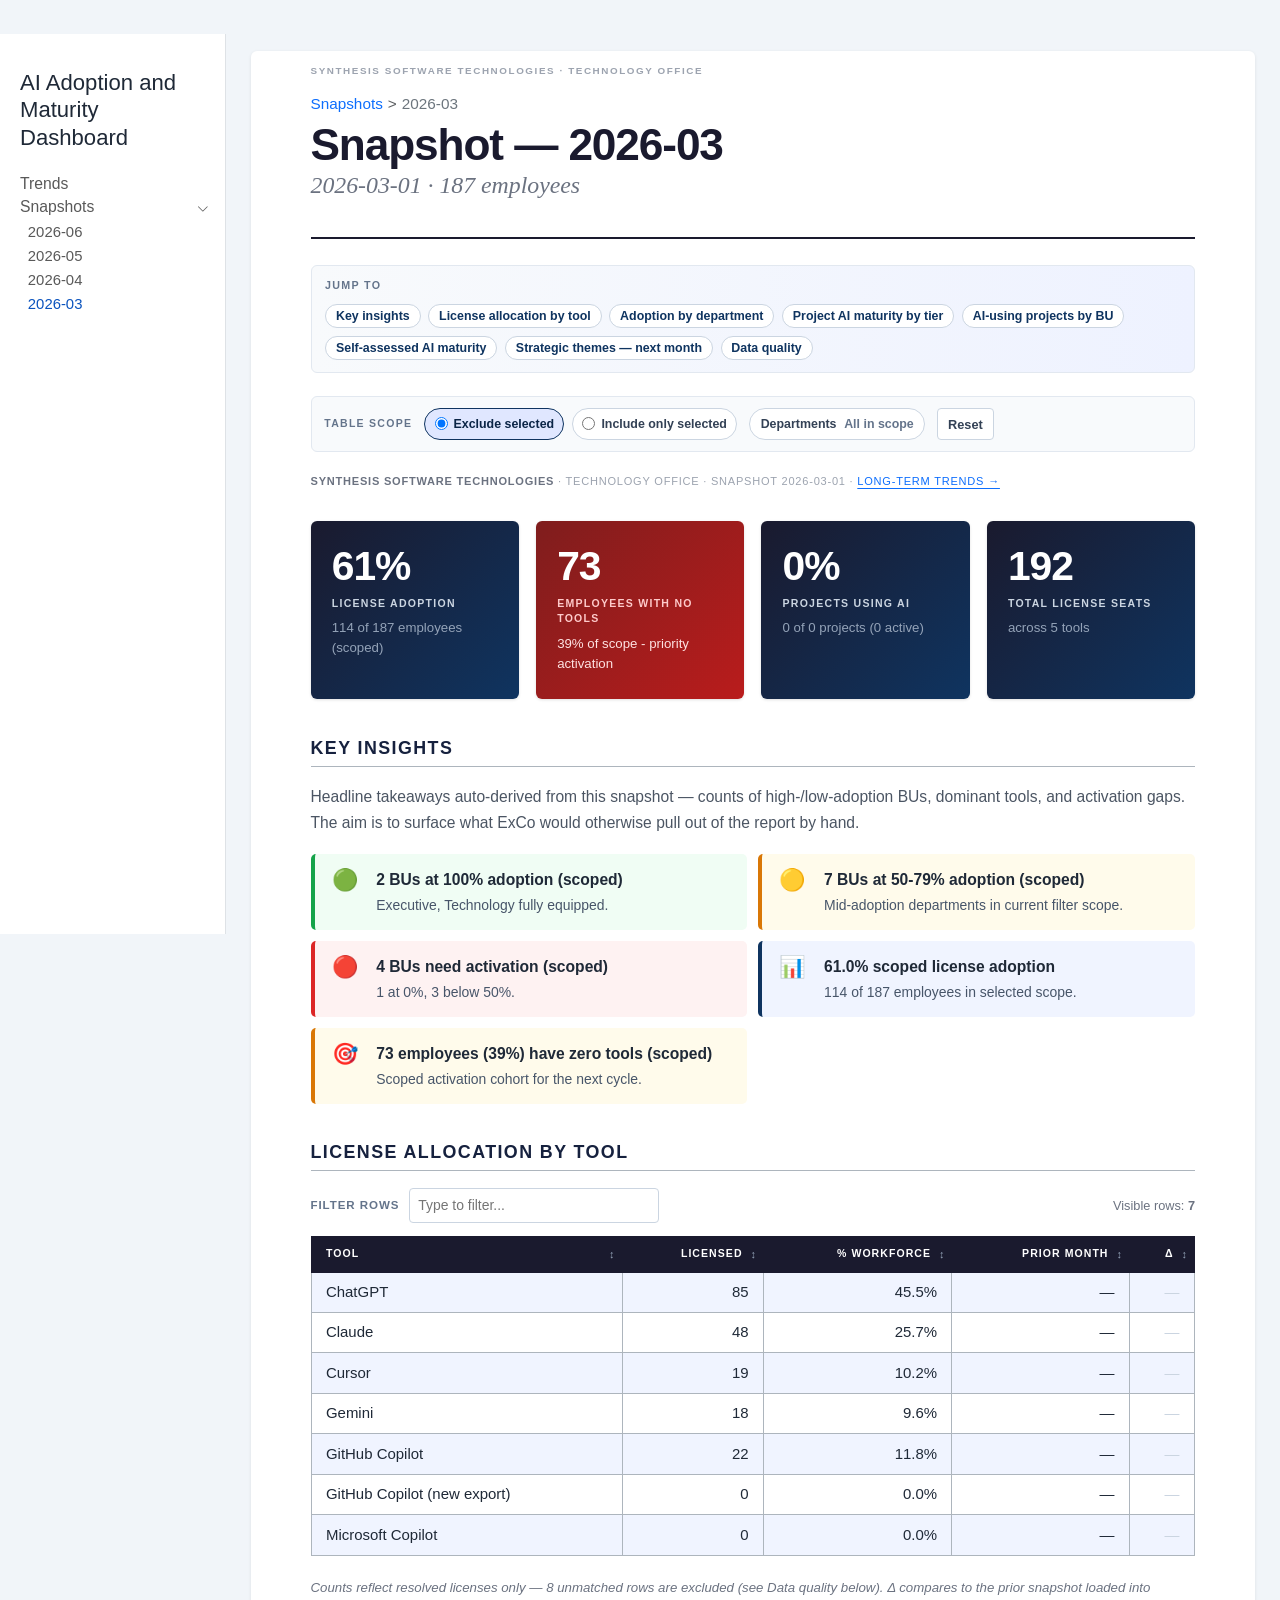
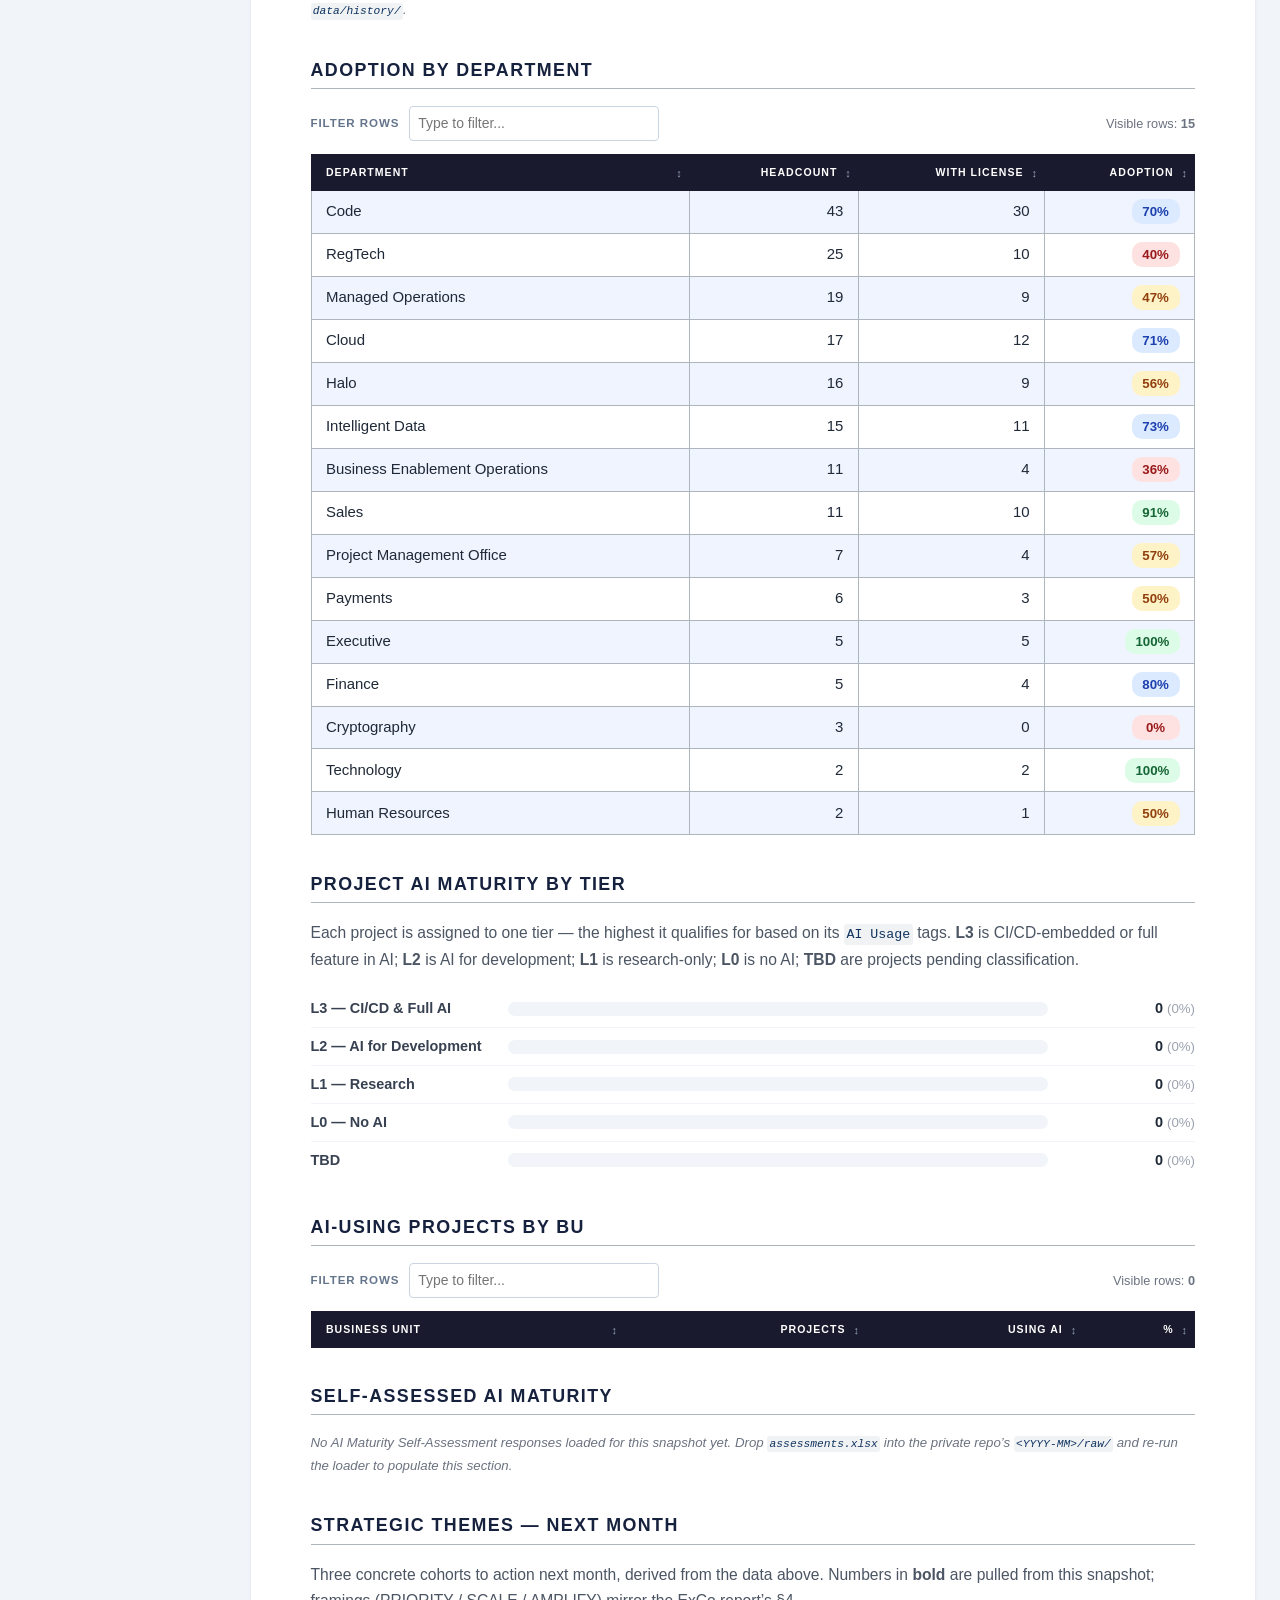
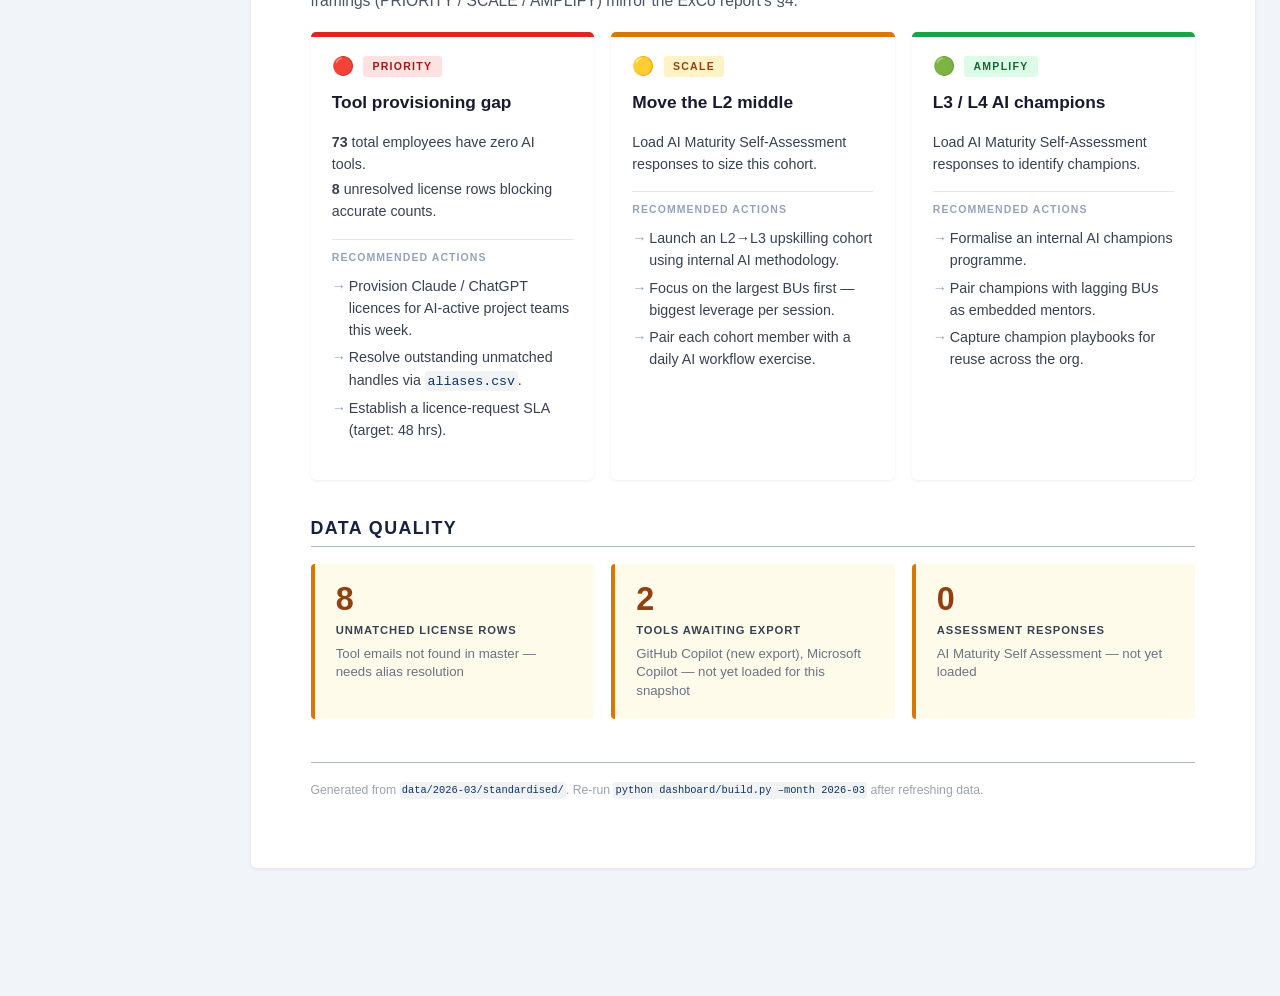
<file: dashboard/snapshot-2026-03.html>
<!DOCTYPE html>
<html xmlns="http://www.w3.org/1999/xhtml" lang="en" xml:lang="en"><head>

<meta charset="utf-8">
<meta name="generator" content="quarto-1.9.38">

<meta name="viewport" content="width=device-width, initial-scale=1.0, user-scalable=yes">


<title>Snapshot — 2026-03 – AI Adoption and Maturity Dashboard</title>
<style>
/* Default styles provided by pandoc.
** See https://pandoc.org/MANUAL.html#variables-for-html for config info.
*/
code{white-space: pre-wrap;}
span.smallcaps{font-variant: small-caps;}
div.columns{display: flex; gap: min(4vw, 1.5em);}
div.column{flex: auto; overflow-x: auto;}
div.hanging-indent{margin-left: 1.5em; text-indent: -1.5em;}
ul.task-list{list-style: none;}
ul.task-list li input[type="checkbox"] {
  width: 0.8em;
  margin: 0 0.8em 0.2em -1em; /* quarto-specific, see https://github.com/quarto-dev/quarto-cli/issues/4556 */ 
  vertical-align: middle;
}
</style>


<script src="site_libs/quarto-nav/quarto-nav.js"></script>
<script src="site_libs/quarto-nav/headroom.min.js"></script>
<script src="site_libs/clipboard/clipboard.min.js"></script>
<script src="site_libs/quarto-search/autocomplete.umd.js"></script>
<script src="site_libs/quarto-search/fuse.min.js"></script>
<script src="site_libs/quarto-search/quarto-search.js"></script>
<meta name="quarto:offset" content="./">
<script src="site_libs/quarto-html/quarto.js" type="module"></script>
<script src="site_libs/quarto-html/tabsets/tabsets.js" type="module"></script>
<script src="site_libs/quarto-html/popper.min.js"></script>
<script src="site_libs/quarto-html/tippy.umd.min.js"></script>
<script src="site_libs/quarto-html/anchor.min.js"></script>
<link href="site_libs/quarto-html/tippy.css" rel="stylesheet">
<link href="site_libs/quarto-html/quarto-syntax-highlighting-15634bcf2e68342d4ad2dfa704d543f6.css" rel="stylesheet" id="quarto-text-highlighting-styles">
<script src="site_libs/bootstrap/bootstrap.min.js"></script>
<link href="site_libs/bootstrap/bootstrap-icons.css" rel="stylesheet">
<link href="site_libs/bootstrap/bootstrap-b86dde86ee97a91b72380a44adb84af2.min.css" rel="stylesheet" append-hash="true" id="quarto-bootstrap" data-mode="light">
<script id="quarto-search-options" type="application/json">{
  "location": "sidebar",
  "copy-button": false,
  "collapse-after": 3,
  "panel-placement": "start",
  "type": "textbox",
  "limit": 50,
  "keyboard-shortcut": [
    "f",
    "/",
    "s"
  ],
  "show-item-context": false,
  "language": {
    "search-no-results-text": "No results",
    "search-matching-documents-text": "matching documents",
    "search-copy-link-title": "Copy link to search",
    "search-hide-matches-text": "Hide additional matches",
    "search-more-match-text": "more match in this document",
    "search-more-matches-text": "more matches in this document",
    "search-clear-button-title": "Clear",
    "search-text-placeholder": "",
    "search-detached-cancel-button-title": "Cancel",
    "search-submit-button-title": "Submit",
    "search-label": "Search"
  }
}</script>


<link rel="stylesheet" href="style.css">
</head>

<body class="nav-sidebar docked quarto-light">

<div id="quarto-search-results"></div>
  <header id="quarto-header" class="headroom fixed-top">
  <nav class="quarto-secondary-nav">
    <div class="container-fluid d-flex">
      <button type="button" class="quarto-btn-toggle btn" data-bs-toggle="collapse" role="button" data-bs-target=".quarto-sidebar-collapse-item" aria-controls="quarto-sidebar" aria-expanded="false" aria-label="Toggle sidebar navigation" onclick="if (window.quartoToggleHeadroom) { window.quartoToggleHeadroom(); }">
        <i class="bi bi-layout-text-sidebar-reverse"></i>
      </button>
        <nav class="quarto-page-breadcrumbs" aria-label="breadcrumb"><ol class="breadcrumb"><li class="breadcrumb-item"><a href="./snapshot-2026-06.html">Snapshots</a></li><li class="breadcrumb-item"><a href="./snapshot-2026-03.html">2026-03</a></li></ol></nav>
        <a class="flex-grow-1" role="navigation" data-bs-toggle="collapse" data-bs-target=".quarto-sidebar-collapse-item" aria-controls="quarto-sidebar" aria-expanded="false" aria-label="Toggle sidebar navigation" onclick="if (window.quartoToggleHeadroom) { window.quartoToggleHeadroom(); }">      
        </a>
    </div>
  </nav>
</header>
<!-- content -->
<div id="quarto-content" class="quarto-container page-columns page-rows-contents page-layout-full">
<!-- sidebar -->
  <nav id="quarto-sidebar" class="sidebar collapse collapse-horizontal quarto-sidebar-collapse-item sidebar-navigation docked overflow-auto">
    <div class="pt-lg-2 mt-2 text-left sidebar-header">
    <div class="sidebar-title mb-0 py-0">
      <a href="./">AI Adoption and Maturity Dashboard</a> 
    </div>
      </div>
    <div class="sidebar-menu-container"> 
    <ul class="list-unstyled mt-1">
        <li class="sidebar-item">
  <div class="sidebar-item-container"> 
  <a href="./index.html" class="sidebar-item-text sidebar-link">
 <span class="menu-text">Trends</span></a>
  </div>
</li>
        <li class="sidebar-item sidebar-item-section">
      <div class="sidebar-item-container"> 
            <a class="sidebar-item-text sidebar-link text-start" data-bs-toggle="collapse" data-bs-target="#quarto-sidebar-section-1" role="navigation" aria-expanded="true">
 <span class="menu-text">Snapshots</span></a>
          <a class="sidebar-item-toggle text-start" data-bs-toggle="collapse" data-bs-target="#quarto-sidebar-section-1" role="navigation" aria-expanded="true" aria-label="Toggle section">
            <i class="bi bi-chevron-right ms-2"></i>
          </a> 
      </div>
      <ul id="quarto-sidebar-section-1" class="collapse list-unstyled sidebar-section depth1 show">  
          <li class="sidebar-item">
  <div class="sidebar-item-container"> 
  <a href="./snapshot-2026-06.html" class="sidebar-item-text sidebar-link">
 <span class="menu-text">2026-06</span></a>
  </div>
</li>
          <li class="sidebar-item">
  <div class="sidebar-item-container"> 
  <a href="./snapshot-2026-05.html" class="sidebar-item-text sidebar-link">
 <span class="menu-text">2026-05</span></a>
  </div>
</li>
          <li class="sidebar-item">
  <div class="sidebar-item-container"> 
  <a href="./snapshot-2026-04.html" class="sidebar-item-text sidebar-link">
 <span class="menu-text">2026-04</span></a>
  </div>
</li>
          <li class="sidebar-item">
  <div class="sidebar-item-container"> 
  <a href="./snapshot-2026-03.html" class="sidebar-item-text sidebar-link active">
 <span class="menu-text">2026-03</span></a>
  </div>
</li>
      </ul>
  </li>
    </ul>
    </div>
</nav>
<div id="quarto-sidebar-glass" class="quarto-sidebar-collapse-item" data-bs-toggle="collapse" data-bs-target=".quarto-sidebar-collapse-item"></div>
<!-- margin-sidebar -->
    
<!-- main -->
<main class="content column-page-right" id="quarto-document-content">

<header id="title-block-header" class="quarto-title-block default"><nav class="quarto-page-breadcrumbs quarto-title-breadcrumbs d-none d-lg-block" aria-label="breadcrumb"><ol class="breadcrumb"><li class="breadcrumb-item"><a href="./snapshot-2026-06.html">Snapshots</a></li><li class="breadcrumb-item"><a href="./snapshot-2026-03.html">2026-03</a></li></ol></nav>
<div class="quarto-title">
<h1 class="title">Snapshot — 2026-03</h1>
<p class="subtitle lead">2026-03-01 · 187 employees</p>
</div>



<div class="quarto-title-meta column-page-right">

    
  
    
  </div>
  


</header>


<p class="doc-meta">
<strong>Synthesis Software Technologies</strong> · Technology Office · Snapshot 2026-03-01 · <a href="index.html">long-term trends →</a>
</p>
<div class="kpi-grid">
<div class="kpi">
<div class="kpi-value">
61%
</div>
<div class="kpi-label">
License adoption
</div>
<div class="kpi-sub">
114 of 187 employees
</div>
</div>
<div class="kpi kpi-alert">
<div class="kpi-value">
73
</div>
<div class="kpi-label">
Employees with no tools
</div>
<div class="kpi-sub">
39% of org — priority activation
</div>
</div>
<div class="kpi">
<div class="kpi-value">
0%
</div>
<div class="kpi-label">
Projects using AI
</div>
<div class="kpi-sub">
0 of 0 projects (0 active)
</div>
</div>
<div class="kpi">
<div class="kpi-value">
192
</div>
<div class="kpi-label">
Total license seats
</div>
<div class="kpi-sub">
across 5 tools
</div>
</div>
</div>
<section id="key-insights" class="level2">
<h2 class="anchored" data-anchor-id="key-insights">Key insights</h2>
<p>
Headline takeaways auto-derived from this snapshot — counts of high-/low-adoption BUs, dominant tools, and activation gaps. The aim is to surface what ExCo would otherwise pull out of the report by hand.
</p>
<div class="insight-grid">
<div class="insight insight-green">
<span class="insight-icon">🟢</span>
<div>
<div class="insight-headline">
2 BUs at 100% adoption
</div>
<div class="insight-detail">
Executive, Technology fully equipped.
</div>
</div>
</div>
<div class="insight insight-amber">
<span class="insight-icon">🟡</span>
<div>
<div class="insight-headline">
7 BUs at 50–79% adoption
</div>
<div class="insight-detail">
Capacity to close quickly with targeted activation.
</div>
</div>
</div>
<div class="insight insight-red">
<span class="insight-icon">🔴</span>
<div>
<div class="insight-headline">
4 BUs need activation
</div>
<div class="insight-detail">
1 BUs at 0%: Cryptography; 3 below 50%.
</div>
</div>
</div>
<div class="insight insight-blue">
<span class="insight-icon">🤖</span>
<div>
<div class="insight-headline">
ChatGPT is most-used (45%)
</div>
<div class="insight-detail">
85 of 187 employees licensed. Niche tools (&lt;15%): Cursor, Gemini, GitHub Copilot.
</div>
</div>
</div>
<div class="insight insight-blue">
<span class="insight-icon">📊</span>
<div>
<div class="insight-headline">
61.0% overall — ahead of PS industry median (~55–60%)
</div>
<div class="insight-detail">
Licensed = at least one AI tool seat resolved to the employee.
</div>
</div>
</div>
<div class="insight insight-amber">
<span class="insight-icon">🎯</span>
<div>
<div class="insight-headline">
73 employees (39%) have zero tools
</div>
<div class="insight-detail">
Priority activation cohort for next month.
</div>
</div>
</div>
</div>
</section>
<section id="license-allocation-by-tool" class="level2">
<h2 class="anchored" data-anchor-id="license-allocation-by-tool">License allocation by tool</h2>
<table class="adoption-table">
<thead>
<tr>
<th>
Tool
</th>
<th>
Licensed
</th>
<th>
% workforce
</th>
<th>
Prior month
</th>
<th>
Δ
</th>
</tr>
</thead>
<tbody>
<tr>
<td>
ChatGPT
</td>
<td>
85
</td>
<td>
45.5%
</td>
<td>
—
</td>
<td>
<span class="delta-none">—</span>
</td>
</tr>
<tr>
<td>
Claude
</td>
<td>
48
</td>
<td>
25.7%
</td>
<td>
—
</td>
<td>
<span class="delta-none">—</span>
</td>
</tr>
<tr>
<td>
Cursor
</td>
<td>
19
</td>
<td>
10.2%
</td>
<td>
—
</td>
<td>
<span class="delta-none">—</span>
</td>
</tr>
<tr>
<td>
Gemini
</td>
<td>
18
</td>
<td>
9.6%
</td>
<td>
—
</td>
<td>
<span class="delta-none">—</span>
</td>
</tr>
<tr>
<td>
GitHub Copilot
</td>
<td>
22
</td>
<td>
11.8%
</td>
<td>
—
</td>
<td>
<span class="delta-none">—</span>
</td>
</tr>
<tr>
<td>
GitHub Copilot (new export)
</td>
<td>
0
</td>
<td>
0.0%
</td>
<td>
—
</td>
<td>
<span class="delta-none">—</span>
</td>
</tr>
<tr>
<td>
Microsoft Copilot
</td>
<td>
0
</td>
<td>
0.0%
</td>
<td>
—
</td>
<td>
<span class="delta-none">—</span>
</td>
</tr>
</tbody>
</table>
<p class="note">
Counts reflect resolved licenses only — 8 unmatched rows are excluded (see Data quality below). Δ compares to the prior snapshot loaded into <code>data/history/</code>.
</p>
</section>
<section id="adoption-by-department" class="level2">
<h2 class="anchored" data-anchor-id="adoption-by-department">Adoption by department</h2>
<table class="adoption-table">
<thead>
<tr>
<th>
Department
</th>
<th>
Headcount
</th>
<th>
With license
</th>
<th>
Adoption
</th>
</tr>
</thead>
<tbody>
<tr>
<td>
Code
</td>
<td>
43
</td>
<td>
30
</td>
<td>
<span class="pct-pill tier-good">70%</span>
</td>
</tr>
<tr>
<td>
RegTech
</td>
<td>
25
</td>
<td>
10
</td>
<td>
<span class="pct-pill tier-poor">40%</span>
</td>
</tr>
<tr>
<td>
Managed Operations
</td>
<td>
19
</td>
<td>
9
</td>
<td>
<span class="pct-pill tier-fair">47%</span>
</td>
</tr>
<tr>
<td>
Cloud
</td>
<td>
17
</td>
<td>
12
</td>
<td>
<span class="pct-pill tier-good">71%</span>
</td>
</tr>
<tr>
<td>
Halo
</td>
<td>
16
</td>
<td>
9
</td>
<td>
<span class="pct-pill tier-fair">56%</span>
</td>
</tr>
<tr>
<td>
Intelligent Data
</td>
<td>
15
</td>
<td>
11
</td>
<td>
<span class="pct-pill tier-good">73%</span>
</td>
</tr>
<tr>
<td>
Business Enablement Operations
</td>
<td>
11
</td>
<td>
4
</td>
<td>
<span class="pct-pill tier-poor">36%</span>
</td>
</tr>
<tr>
<td>
Sales
</td>
<td>
11
</td>
<td>
10
</td>
<td>
<span class="pct-pill tier-excellent">91%</span>
</td>
</tr>
<tr>
<td>
Project Management Office
</td>
<td>
7
</td>
<td>
4
</td>
<td>
<span class="pct-pill tier-fair">57%</span>
</td>
</tr>
<tr>
<td>
Payments
</td>
<td>
6
</td>
<td>
3
</td>
<td>
<span class="pct-pill tier-fair">50%</span>
</td>
</tr>
<tr>
<td>
Executive
</td>
<td>
5
</td>
<td>
5
</td>
<td>
<span class="pct-pill tier-excellent">100%</span>
</td>
</tr>
<tr>
<td>
Finance
</td>
<td>
5
</td>
<td>
4
</td>
<td>
<span class="pct-pill tier-good">80%</span>
</td>
</tr>
<tr>
<td>
Cryptography
</td>
<td>
3
</td>
<td>
0
</td>
<td>
<span class="pct-pill tier-poor">0%</span>
</td>
</tr>
<tr>
<td>
Technology
</td>
<td>
2
</td>
<td>
2
</td>
<td>
<span class="pct-pill tier-excellent">100%</span>
</td>
</tr>
<tr>
<td>
Human Resources
</td>
<td>
2
</td>
<td>
1
</td>
<td>
<span class="pct-pill tier-fair">50%</span>
</td>
</tr>
</tbody>
</table>
</section>
<section id="project-ai-maturity-by-tier" class="level2">
<h2 class="anchored" data-anchor-id="project-ai-maturity-by-tier">Project AI maturity by tier</h2>
<p>
Each project is assigned to one tier — the highest it qualifies for based on its <code>AI Usage</code> tags. <strong>L3</strong> is CI/CD-embedded or full feature in AI; <strong>L2</strong> is AI for development; <strong>L1</strong> is research-only; <strong>L0</strong> is no AI; <strong>TBD</strong> are projects pending classification.
</p>
<div class="bar-block">
<div class="bar-row tier-l3">
<span class="bar-label">L3 — CI/CD &amp; Full AI</span>
<div class="bar-track">
<div class="bar-fill" style="width:0.0%">

</div>
</div>
<span class="bar-value">0 <span class="bar-pct">(0%)</span></span>
</div>
<div class="bar-row tier-l2">
<span class="bar-label">L2 — AI for Development</span>
<div class="bar-track">
<div class="bar-fill" style="width:0.0%">

</div>
</div>
<span class="bar-value">0 <span class="bar-pct">(0%)</span></span>
</div>
<div class="bar-row tier-l1">
<span class="bar-label">L1 — Research</span>
<div class="bar-track">
<div class="bar-fill" style="width:0.0%">

</div>
</div>
<span class="bar-value">0 <span class="bar-pct">(0%)</span></span>
</div>
<div class="bar-row tier-l0">
<span class="bar-label">L0 — No AI</span>
<div class="bar-track">
<div class="bar-fill" style="width:0.0%">

</div>
</div>
<span class="bar-value">0 <span class="bar-pct">(0%)</span></span>
</div>
<div class="bar-row tier-tbd">
<span class="bar-label">TBD</span>
<div class="bar-track">
<div class="bar-fill" style="width:0.0%">

</div>
</div>
<span class="bar-value">0 <span class="bar-pct">(0%)</span></span>
</div>
</div>
</section>
<section id="ai-using-projects-by-bu" class="level2">
<h2 class="anchored" data-anchor-id="ai-using-projects-by-bu">AI-using projects by BU</h2>
<table class="adoption-table">
<thead>
<tr>
<th>
Business Unit
</th>
<th>
Projects
</th>
<th>
Using AI
</th>
<th>
%
</th>
</tr>
</thead>
<tbody>
</tbody>
</table>
</section>
<section id="self-assessed-ai-maturity" class="level2">
<h2 class="anchored" data-anchor-id="self-assessed-ai-maturity">Self-assessed AI maturity</h2>
<p class="note">
No AI Maturity Self-Assessment responses loaded for this snapshot yet. Drop <code>assessments.xlsx</code> into the private repo’s <code>&lt;YYYY-MM&gt;/raw/</code> and re-run the loader to populate this section.
</p>
</section>
<section id="strategic-themes-next-month" class="level2">
<h2 class="anchored" data-anchor-id="strategic-themes-next-month">Strategic themes — next month</h2>
<p>
Three concrete cohorts to action next month, derived from the data above. Numbers in <strong>bold</strong> are pulled from this snapshot; framings (PRIORITY / SCALE / AMPLIFY) mirror the ExCo report’s §4.
</p>
<div class="theme-grid">
<div class="theme-card theme-red">
<div class="theme-header">
<span class="theme-icon">🔴</span><span class="theme-badge">PRIORITY</span>
</div>
<div class="theme-title">
Tool provisioning gap
</div>
<ul class="theme-body">
<li>
<strong>73</strong> total employees have zero AI tools.
</li>
<li>
<strong>8</strong> unresolved license rows blocking accurate counts.
</li>
</ul>
<div class="theme-divider">
Recommended actions
</div>
<ul class="theme-actions">
<li>
Provision Claude / ChatGPT licences for AI-active project teams this week.
</li>
<li>
Resolve outstanding unmatched handles via <code>aliases.csv</code>.
</li>
<li>
Establish a licence-request SLA (target: 48 hrs).
</li>
</ul>
</div>
<div class="theme-card theme-amber">
<div class="theme-header">
<span class="theme-icon">🟡</span><span class="theme-badge">SCALE</span>
</div>
<div class="theme-title">
Move the L2 middle
</div>
<ul class="theme-body">
<li>
Load AI Maturity Self-Assessment responses to size this cohort.
</li>
</ul>
<div class="theme-divider">
Recommended actions
</div>
<ul class="theme-actions">
<li>
Launch an L2→L3 upskilling cohort using internal AI methodology.
</li>
<li>
Focus on the largest BUs first — biggest leverage per session.
</li>
<li>
Pair each cohort member with a daily AI workflow exercise.
</li>
</ul>
</div>
<div class="theme-card theme-green">
<div class="theme-header">
<span class="theme-icon">🟢</span><span class="theme-badge">AMPLIFY</span>
</div>
<div class="theme-title">
L3 / L4 AI champions
</div>
<ul class="theme-body">
<li>
Load AI Maturity Self-Assessment responses to identify champions.
</li>
</ul>
<div class="theme-divider">
Recommended actions
</div>
<ul class="theme-actions">
<li>
Formalise an internal AI champions programme.
</li>
<li>
Pair champions with lagging BUs as embedded mentors.
</li>
<li>
Capture champion playbooks for reuse across the org.
</li>
</ul>
</div>
</div>
</section>
<section id="data-quality" class="level2">
<h2 class="anchored" data-anchor-id="data-quality">Data quality</h2>
<div class="dq-grid">
<div class="dq-card">
<div class="dq-value">
8
</div>
<div class="dq-label">
Unmatched license rows
</div>
<div class="dq-sub">
Tool emails not found in master — needs alias resolution
</div>
</div>
<div class="dq-card">
<div class="dq-value">
2
</div>
<div class="dq-label">
Tools awaiting export
</div>
<div class="dq-sub">
GitHub Copilot (new export), Microsoft Copilot — not yet loaded for this snapshot
</div>
</div>
<div class="dq-card">
<div class="dq-value">
0
</div>
<div class="dq-label">
Assessment responses
</div>
<div class="dq-sub">
AI Maturity Self Assessment — not yet loaded
</div>
</div>
</div>
<p class="footer">
Generated from <code>data/2026-03/standardised/</code>. Re-run <code>python dashboard/build.py –month 2026-03</code> after refreshing data.
</p>


</section>

</main> <!-- /main -->
<script src="interactions.js"></script>
<script id="quarto-html-after-body" type="application/javascript">
  window.document.addEventListener("DOMContentLoaded", function (event) {
    const icon = "";
    const anchorJS = new window.AnchorJS();
    anchorJS.options = {
      placement: 'right',
      icon: icon
    };
    anchorJS.add('.anchored');
    const isCodeAnnotation = (el) => {
      for (const clz of el.classList) {
        if (clz.startsWith('code-annotation-')) {                     
          return true;
        }
      }
      return false;
    }
    const onCopySuccess = function(e) {
      // button target
      const button = e.trigger;
      // don't keep focus
      button.blur();
      // flash "checked"
      button.classList.add('code-copy-button-checked');
      var currentTitle = button.getAttribute("title");
      button.setAttribute("title", "Copied!");
      let tooltip;
      if (window.bootstrap) {
        button.setAttribute("data-bs-toggle", "tooltip");
        button.setAttribute("data-bs-placement", "left");
        button.setAttribute("data-bs-title", "Copied!");
        tooltip = new bootstrap.Tooltip(button, 
          { trigger: "manual", 
            customClass: "code-copy-button-tooltip",
            offset: [0, -8]});
        tooltip.show();    
      }
      setTimeout(function() {
        if (tooltip) {
          tooltip.hide();
          button.removeAttribute("data-bs-title");
          button.removeAttribute("data-bs-toggle");
          button.removeAttribute("data-bs-placement");
        }
        button.setAttribute("title", currentTitle);
        button.classList.remove('code-copy-button-checked');
      }, 1000);
      // clear code selection
      e.clearSelection();
    }
    const getTextToCopy = function(trigger) {
      const outerScaffold = trigger.parentElement.cloneNode(true);
      const codeEl = outerScaffold.querySelector('code');
      for (const childEl of codeEl.children) {
        if (isCodeAnnotation(childEl)) {
          childEl.remove();
        }
      }
      return codeEl.innerText;
    }
    const clipboard = new window.ClipboardJS('.code-copy-button:not([data-in-quarto-modal])', {
      text: getTextToCopy
    });
    clipboard.on('success', onCopySuccess);
    if (window.document.getElementById('quarto-embedded-source-code-modal')) {
      const clipboardModal = new window.ClipboardJS('.code-copy-button[data-in-quarto-modal]', {
        text: getTextToCopy,
        container: window.document.getElementById('quarto-embedded-source-code-modal')
      });
      clipboardModal.on('success', onCopySuccess);
    }
      var localhostRegex = new RegExp(/^(?:http|https):\/\/localhost\:?[0-9]*\//);
      var mailtoRegex = new RegExp(/^mailto:/);
        var filterRegex = new RegExp('/' + window.location.host + '/');
      var isInternal = (href) => {
          return filterRegex.test(href) || localhostRegex.test(href) || mailtoRegex.test(href);
      }
      // Inspect non-navigation links and adorn them if external
     var links = window.document.querySelectorAll('a[href]:not(.nav-link):not(.navbar-brand):not(.toc-action):not(.sidebar-link):not(.sidebar-item-toggle):not(.pagination-link):not(.no-external):not([aria-hidden]):not(.dropdown-item):not(.quarto-navigation-tool):not(.about-link)');
      for (var i=0; i<links.length; i++) {
        const link = links[i];
        if (!isInternal(link.href)) {
          // undo the damage that might have been done by quarto-nav.js in the case of
          // links that we want to consider external
          if (link.dataset.originalHref !== undefined) {
            link.href = link.dataset.originalHref;
          }
        }
      }
    function tippyHover(el, contentFn, onTriggerFn, onUntriggerFn) {
      const config = {
        allowHTML: true,
        maxWidth: 500,
        delay: 100,
        arrow: false,
        appendTo: function(el) {
            return el.parentElement;
        },
        interactive: true,
        interactiveBorder: 10,
        theme: 'quarto',
        placement: 'bottom-start',
      };
      if (contentFn) {
        config.content = contentFn;
      }
      if (onTriggerFn) {
        config.onTrigger = onTriggerFn;
      }
      if (onUntriggerFn) {
        config.onUntrigger = onUntriggerFn;
      }
      window.tippy(el, config); 
    }
    const noterefs = window.document.querySelectorAll('a[role="doc-noteref"]');
    for (var i=0; i<noterefs.length; i++) {
      const ref = noterefs[i];
      tippyHover(ref, function() {
        // use id or data attribute instead here
        let href = ref.getAttribute('data-footnote-href') || ref.getAttribute('href');
        try { href = new URL(href).hash; } catch {}
        const id = href.replace(/^#\/?/, "");
        const note = window.document.getElementById(id);
        if (note) {
          return note.innerHTML;
        } else {
          return "";
        }
      });
    }
    const xrefs = window.document.querySelectorAll('a.quarto-xref');
    const processXRef = (id, note) => {
      // Strip column container classes
      const stripColumnClz = (el) => {
        el.classList.remove("page-full", "page-columns");
        if (el.children) {
          for (const child of el.children) {
            stripColumnClz(child);
          }
        }
      }
      stripColumnClz(note)
      if (id === null || id.startsWith('sec-')) {
        // Special case sections, only their first couple elements
        const container = document.createElement("div");
        if (note.children && note.children.length > 2) {
          container.appendChild(note.children[0].cloneNode(true));
          for (let i = 1; i < note.children.length; i++) {
            const child = note.children[i];
            if (child.tagName === "P" && child.innerText === "") {
              continue;
            } else {
              container.appendChild(child.cloneNode(true));
              break;
            }
          }
          if (window.Quarto?.typesetMath) {
            window.Quarto.typesetMath(container);
          }
          return container.innerHTML
        } else {
          if (window.Quarto?.typesetMath) {
            window.Quarto.typesetMath(note);
          }
          return note.innerHTML;
        }
      } else {
        // Remove any anchor links if they are present
        const anchorLink = note.querySelector('a.anchorjs-link');
        if (anchorLink) {
          anchorLink.remove();
        }
        if (window.Quarto?.typesetMath) {
          window.Quarto.typesetMath(note);
        }
        if (note.classList.contains("callout")) {
          return note.outerHTML;
        } else {
          return note.innerHTML;
        }
      }
    }
    for (var i=0; i<xrefs.length; i++) {
      const xref = xrefs[i];
      tippyHover(xref, undefined, function(instance) {
        instance.disable();
        let url = xref.getAttribute('href');
        let hash = undefined; 
        if (url.startsWith('#')) {
          hash = url;
        } else {
          try { hash = new URL(url).hash; } catch {}
        }
        if (hash) {
          const id = hash.replace(/^#\/?/, "");
          const note = window.document.getElementById(id);
          if (note !== null) {
            try {
              const html = processXRef(id, note.cloneNode(true));
              instance.setContent(html);
            } finally {
              instance.enable();
              instance.show();
            }
          } else {
            // See if we can fetch this
            fetch(url.split('#')[0])
            .then(res => res.text())
            .then(html => {
              const parser = new DOMParser();
              const htmlDoc = parser.parseFromString(html, "text/html");
              const note = htmlDoc.getElementById(id);
              if (note !== null) {
                const html = processXRef(id, note);
                instance.setContent(html);
              } 
            }).finally(() => {
              instance.enable();
              instance.show();
            });
          }
        } else {
          // See if we can fetch a full url (with no hash to target)
          // This is a special case and we should probably do some content thinning / targeting
          fetch(url)
          .then(res => res.text())
          .then(html => {
            const parser = new DOMParser();
            const htmlDoc = parser.parseFromString(html, "text/html");
            const note = htmlDoc.querySelector('main.content');
            if (note !== null) {
              // This should only happen for chapter cross references
              // (since there is no id in the URL)
              // remove the first header
              if (note.children.length > 0 && note.children[0].tagName === "HEADER") {
                note.children[0].remove();
              }
              const html = processXRef(null, note);
              instance.setContent(html);
            } 
          }).finally(() => {
            instance.enable();
            instance.show();
          });
        }
      }, function(instance) {
      });
    }
        let selectedAnnoteEl;
        const selectorForAnnotation = ( cell, annotation) => {
          let cellAttr = 'data-code-cell="' + cell + '"';
          let lineAttr = 'data-code-annotation="' +  annotation + '"';
          const selector = 'span[' + cellAttr + '][' + lineAttr + ']';
          return selector;
        }
        const selectCodeLines = (annoteEl) => {
          const doc = window.document;
          const targetCell = annoteEl.getAttribute("data-target-cell");
          const targetAnnotation = annoteEl.getAttribute("data-target-annotation");
          const annoteSpan = window.document.querySelector(selectorForAnnotation(targetCell, targetAnnotation));
          const lines = annoteSpan.getAttribute("data-code-lines").split(",");
          const lineIds = lines.map((line) => {
            return targetCell + "-" + line;
          })
          let top = null;
          let height = null;
          let parent = null;
          if (lineIds.length > 0) {
              //compute the position of the single el (top and bottom and make a div)
              const el = window.document.getElementById(lineIds[0]);
              top = el.offsetTop;
              height = el.offsetHeight;
              parent = el.parentElement.parentElement;
            if (lineIds.length > 1) {
              const lastEl = window.document.getElementById(lineIds[lineIds.length - 1]);
              const bottom = lastEl.offsetTop + lastEl.offsetHeight;
              height = bottom - top;
            }
            if (top !== null && height !== null && parent !== null) {
              // cook up a div (if necessary) and position it 
              let div = window.document.getElementById("code-annotation-line-highlight");
              if (div === null) {
                div = window.document.createElement("div");
                div.setAttribute("id", "code-annotation-line-highlight");
                div.style.position = 'absolute';
                parent.appendChild(div);
              }
              div.style.top = top - 2 + "px";
              div.style.height = height + 4 + "px";
              div.style.left = 0;
              let gutterDiv = window.document.getElementById("code-annotation-line-highlight-gutter");
              if (gutterDiv === null) {
                gutterDiv = window.document.createElement("div");
                gutterDiv.setAttribute("id", "code-annotation-line-highlight-gutter");
                gutterDiv.style.position = 'absolute';
                const codeCell = window.document.getElementById(targetCell);
                const gutter = codeCell.querySelector('.code-annotation-gutter');
                gutter.appendChild(gutterDiv);
              }
              gutterDiv.style.top = top - 2 + "px";
              gutterDiv.style.height = height + 4 + "px";
            }
            selectedAnnoteEl = annoteEl;
          }
        };
        const unselectCodeLines = () => {
          const elementsIds = ["code-annotation-line-highlight", "code-annotation-line-highlight-gutter"];
          elementsIds.forEach((elId) => {
            const div = window.document.getElementById(elId);
            if (div) {
              div.remove();
            }
          });
          selectedAnnoteEl = undefined;
        };
          // Handle positioning of the toggle
      window.addEventListener(
        "resize",
        throttle(() => {
          elRect = undefined;
          if (selectedAnnoteEl) {
            selectCodeLines(selectedAnnoteEl);
          }
        }, 10)
      );
      function throttle(fn, ms) {
      let throttle = false;
      let timer;
        return (...args) => {
          if(!throttle) { // first call gets through
              fn.apply(this, args);
              throttle = true;
          } else { // all the others get throttled
              if(timer) clearTimeout(timer); // cancel #2
              timer = setTimeout(() => {
                fn.apply(this, args);
                timer = throttle = false;
              }, ms);
          }
        };
      }
        // Attach click handler to the DT
        const annoteDls = window.document.querySelectorAll('dt[data-target-cell]');
        for (const annoteDlNode of annoteDls) {
          annoteDlNode.addEventListener('click', (event) => {
            const clickedEl = event.target;
            if (clickedEl !== selectedAnnoteEl) {
              unselectCodeLines();
              const activeEl = window.document.querySelector('dt[data-target-cell].code-annotation-active');
              if (activeEl) {
                activeEl.classList.remove('code-annotation-active');
              }
              selectCodeLines(clickedEl);
              clickedEl.classList.add('code-annotation-active');
            } else {
              // Unselect the line
              unselectCodeLines();
              clickedEl.classList.remove('code-annotation-active');
            }
          });
        }
    const findCites = (el) => {
      const parentEl = el.parentElement;
      if (parentEl) {
        const cites = parentEl.dataset.cites;
        if (cites) {
          return {
            el,
            cites: cites.split(' ')
          };
        } else {
          return findCites(el.parentElement)
        }
      } else {
        return undefined;
      }
    };
    var bibliorefs = window.document.querySelectorAll('a[role="doc-biblioref"]');
    for (var i=0; i<bibliorefs.length; i++) {
      const ref = bibliorefs[i];
      const citeInfo = findCites(ref);
      if (citeInfo) {
        tippyHover(citeInfo.el, function() {
          var popup = window.document.createElement('div');
          citeInfo.cites.forEach(function(cite) {
            var citeDiv = window.document.createElement('div');
            citeDiv.classList.add('hanging-indent');
            citeDiv.classList.add('csl-entry');
            var biblioDiv = window.document.getElementById('ref-' + cite);
            if (biblioDiv) {
              citeDiv.innerHTML = biblioDiv.innerHTML;
            }
            popup.appendChild(citeDiv);
          });
          return popup.innerHTML;
        });
      }
    }
  });
  </script>
</div> <!-- /content -->




</body></html>
</file>
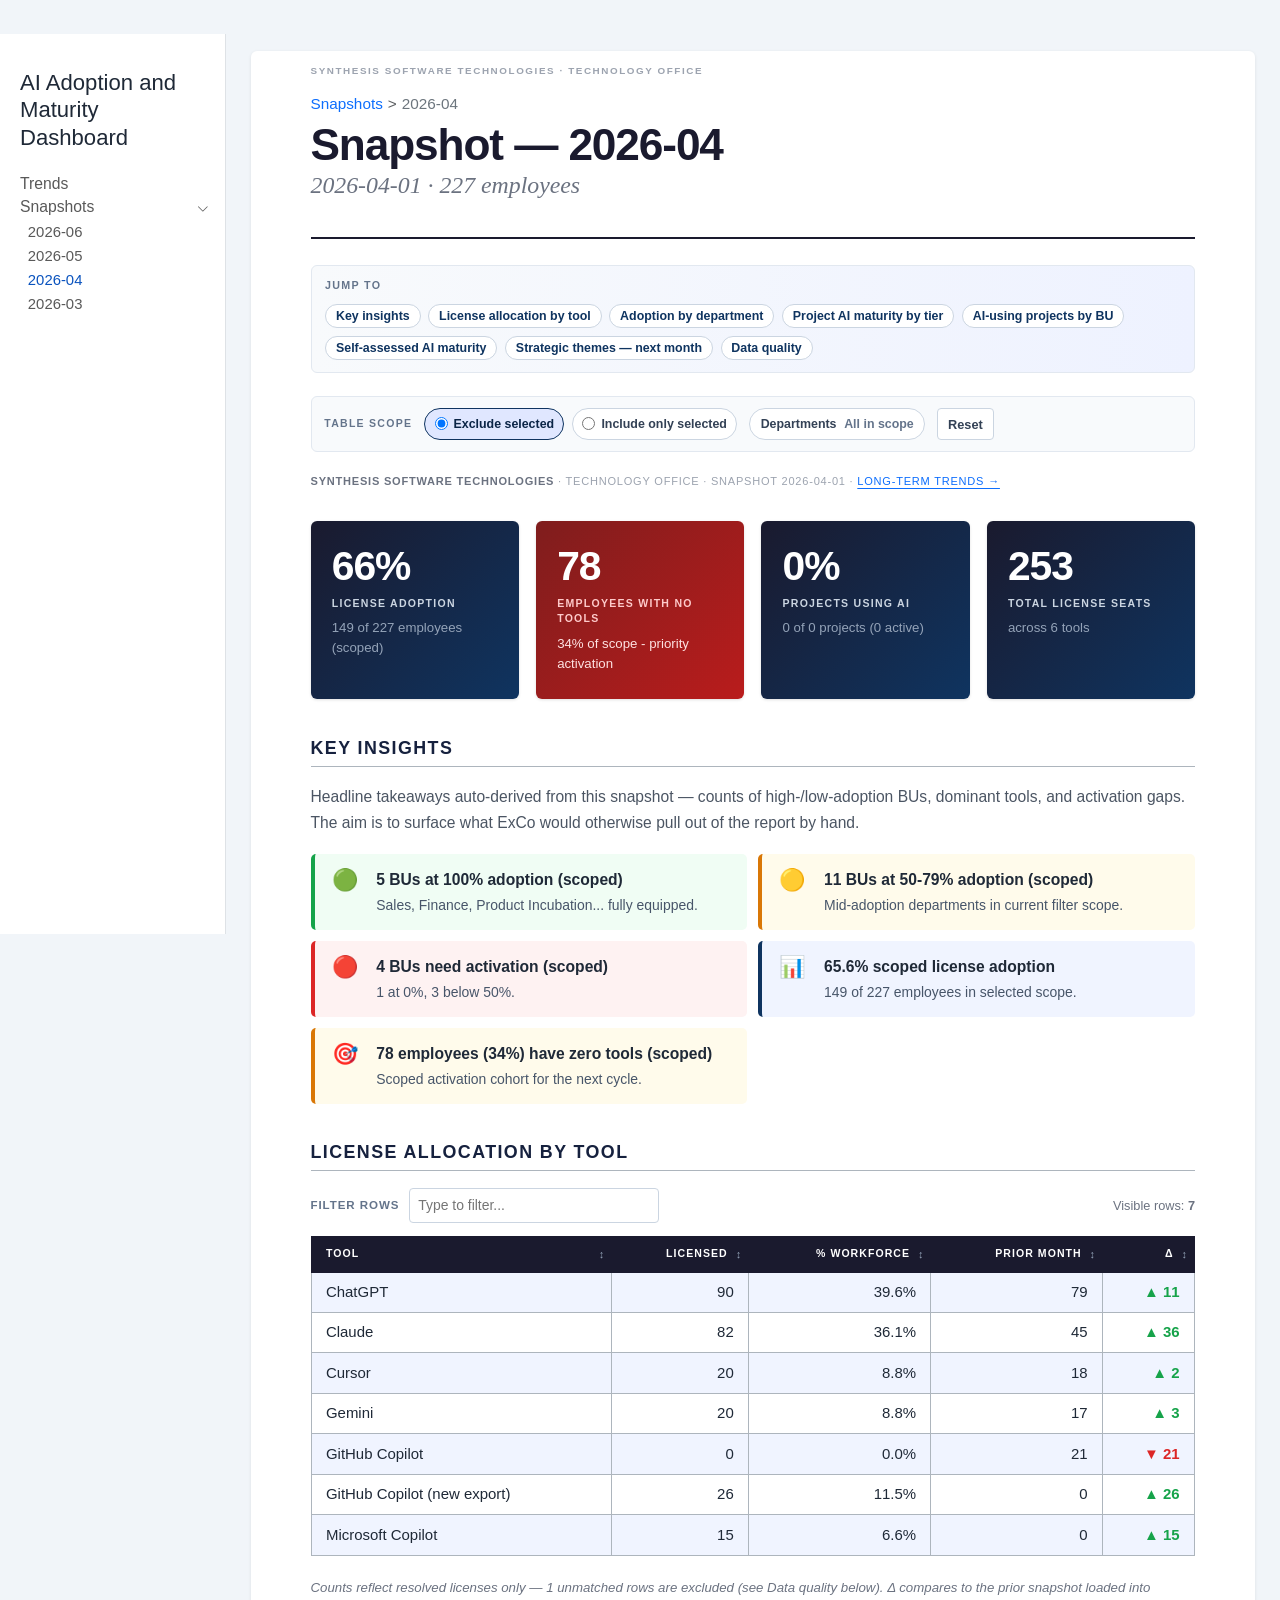
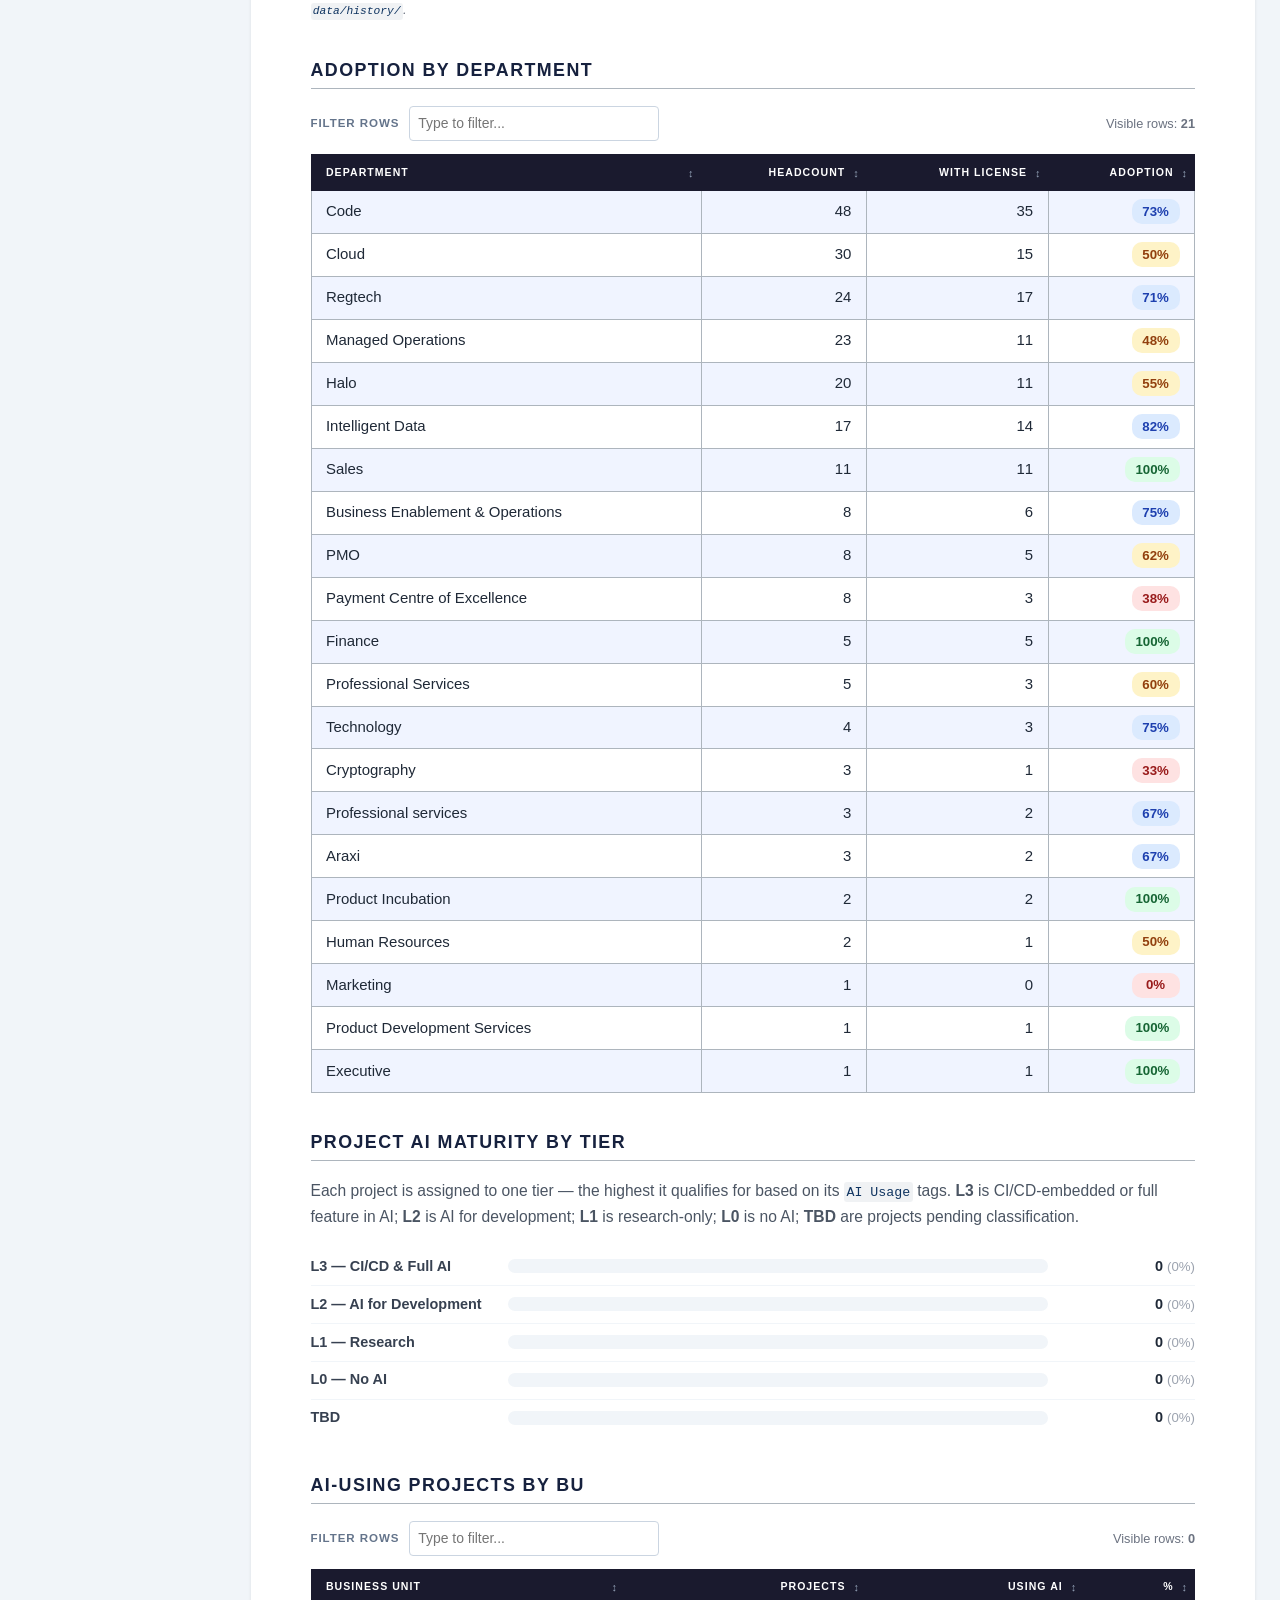
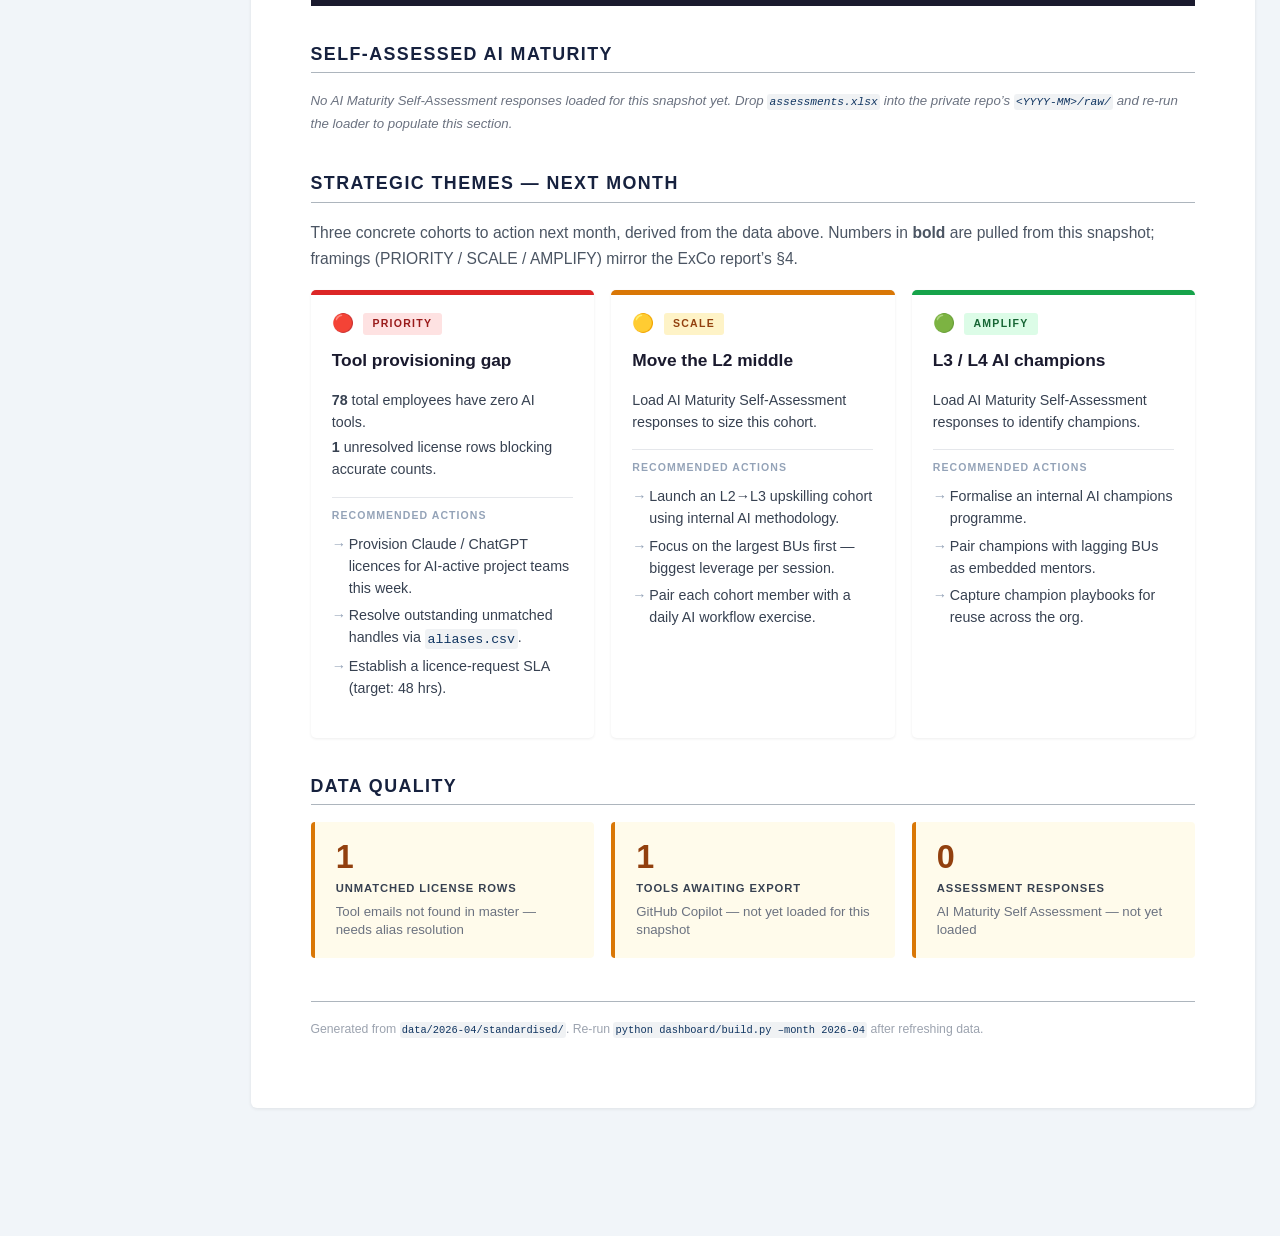
<file: dashboard/snapshot-2026-04.html>
<!DOCTYPE html>
<html xmlns="http://www.w3.org/1999/xhtml" lang="en" xml:lang="en"><head>

<meta charset="utf-8">
<meta name="generator" content="quarto-1.9.38">

<meta name="viewport" content="width=device-width, initial-scale=1.0, user-scalable=yes">


<title>Snapshot — 2026-04 – AI Adoption and Maturity Dashboard</title>
<style>
/* Default styles provided by pandoc.
** See https://pandoc.org/MANUAL.html#variables-for-html for config info.
*/
code{white-space: pre-wrap;}
span.smallcaps{font-variant: small-caps;}
div.columns{display: flex; gap: min(4vw, 1.5em);}
div.column{flex: auto; overflow-x: auto;}
div.hanging-indent{margin-left: 1.5em; text-indent: -1.5em;}
ul.task-list{list-style: none;}
ul.task-list li input[type="checkbox"] {
  width: 0.8em;
  margin: 0 0.8em 0.2em -1em; /* quarto-specific, see https://github.com/quarto-dev/quarto-cli/issues/4556 */ 
  vertical-align: middle;
}
</style>


<script src="site_libs/quarto-nav/quarto-nav.js"></script>
<script src="site_libs/quarto-nav/headroom.min.js"></script>
<script src="site_libs/clipboard/clipboard.min.js"></script>
<script src="site_libs/quarto-search/autocomplete.umd.js"></script>
<script src="site_libs/quarto-search/fuse.min.js"></script>
<script src="site_libs/quarto-search/quarto-search.js"></script>
<meta name="quarto:offset" content="./">
<script src="site_libs/quarto-html/quarto.js" type="module"></script>
<script src="site_libs/quarto-html/tabsets/tabsets.js" type="module"></script>
<script src="site_libs/quarto-html/popper.min.js"></script>
<script src="site_libs/quarto-html/tippy.umd.min.js"></script>
<script src="site_libs/quarto-html/anchor.min.js"></script>
<link href="site_libs/quarto-html/tippy.css" rel="stylesheet">
<link href="site_libs/quarto-html/quarto-syntax-highlighting-15634bcf2e68342d4ad2dfa704d543f6.css" rel="stylesheet" id="quarto-text-highlighting-styles">
<script src="site_libs/bootstrap/bootstrap.min.js"></script>
<link href="site_libs/bootstrap/bootstrap-icons.css" rel="stylesheet">
<link href="site_libs/bootstrap/bootstrap-b86dde86ee97a91b72380a44adb84af2.min.css" rel="stylesheet" append-hash="true" id="quarto-bootstrap" data-mode="light">
<script id="quarto-search-options" type="application/json">{
  "location": "sidebar",
  "copy-button": false,
  "collapse-after": 3,
  "panel-placement": "start",
  "type": "textbox",
  "limit": 50,
  "keyboard-shortcut": [
    "f",
    "/",
    "s"
  ],
  "show-item-context": false,
  "language": {
    "search-no-results-text": "No results",
    "search-matching-documents-text": "matching documents",
    "search-copy-link-title": "Copy link to search",
    "search-hide-matches-text": "Hide additional matches",
    "search-more-match-text": "more match in this document",
    "search-more-matches-text": "more matches in this document",
    "search-clear-button-title": "Clear",
    "search-text-placeholder": "",
    "search-detached-cancel-button-title": "Cancel",
    "search-submit-button-title": "Submit",
    "search-label": "Search"
  }
}</script>


<link rel="stylesheet" href="style.css">
</head>

<body class="nav-sidebar docked quarto-light">

<div id="quarto-search-results"></div>
  <header id="quarto-header" class="headroom fixed-top">
  <nav class="quarto-secondary-nav">
    <div class="container-fluid d-flex">
      <button type="button" class="quarto-btn-toggle btn" data-bs-toggle="collapse" role="button" data-bs-target=".quarto-sidebar-collapse-item" aria-controls="quarto-sidebar" aria-expanded="false" aria-label="Toggle sidebar navigation" onclick="if (window.quartoToggleHeadroom) { window.quartoToggleHeadroom(); }">
        <i class="bi bi-layout-text-sidebar-reverse"></i>
      </button>
        <nav class="quarto-page-breadcrumbs" aria-label="breadcrumb"><ol class="breadcrumb"><li class="breadcrumb-item"><a href="./snapshot-2026-06.html">Snapshots</a></li><li class="breadcrumb-item"><a href="./snapshot-2026-04.html">2026-04</a></li></ol></nav>
        <a class="flex-grow-1" role="navigation" data-bs-toggle="collapse" data-bs-target=".quarto-sidebar-collapse-item" aria-controls="quarto-sidebar" aria-expanded="false" aria-label="Toggle sidebar navigation" onclick="if (window.quartoToggleHeadroom) { window.quartoToggleHeadroom(); }">      
        </a>
    </div>
  </nav>
</header>
<!-- content -->
<div id="quarto-content" class="quarto-container page-columns page-rows-contents page-layout-full">
<!-- sidebar -->
  <nav id="quarto-sidebar" class="sidebar collapse collapse-horizontal quarto-sidebar-collapse-item sidebar-navigation docked overflow-auto">
    <div class="pt-lg-2 mt-2 text-left sidebar-header">
    <div class="sidebar-title mb-0 py-0">
      <a href="./">AI Adoption and Maturity Dashboard</a> 
    </div>
      </div>
    <div class="sidebar-menu-container"> 
    <ul class="list-unstyled mt-1">
        <li class="sidebar-item">
  <div class="sidebar-item-container"> 
  <a href="./index.html" class="sidebar-item-text sidebar-link">
 <span class="menu-text">Trends</span></a>
  </div>
</li>
        <li class="sidebar-item sidebar-item-section">
      <div class="sidebar-item-container"> 
            <a class="sidebar-item-text sidebar-link text-start" data-bs-toggle="collapse" data-bs-target="#quarto-sidebar-section-1" role="navigation" aria-expanded="true">
 <span class="menu-text">Snapshots</span></a>
          <a class="sidebar-item-toggle text-start" data-bs-toggle="collapse" data-bs-target="#quarto-sidebar-section-1" role="navigation" aria-expanded="true" aria-label="Toggle section">
            <i class="bi bi-chevron-right ms-2"></i>
          </a> 
      </div>
      <ul id="quarto-sidebar-section-1" class="collapse list-unstyled sidebar-section depth1 show">  
          <li class="sidebar-item">
  <div class="sidebar-item-container"> 
  <a href="./snapshot-2026-06.html" class="sidebar-item-text sidebar-link">
 <span class="menu-text">2026-06</span></a>
  </div>
</li>
          <li class="sidebar-item">
  <div class="sidebar-item-container"> 
  <a href="./snapshot-2026-05.html" class="sidebar-item-text sidebar-link">
 <span class="menu-text">2026-05</span></a>
  </div>
</li>
          <li class="sidebar-item">
  <div class="sidebar-item-container"> 
  <a href="./snapshot-2026-04.html" class="sidebar-item-text sidebar-link active">
 <span class="menu-text">2026-04</span></a>
  </div>
</li>
          <li class="sidebar-item">
  <div class="sidebar-item-container"> 
  <a href="./snapshot-2026-03.html" class="sidebar-item-text sidebar-link">
 <span class="menu-text">2026-03</span></a>
  </div>
</li>
      </ul>
  </li>
    </ul>
    </div>
</nav>
<div id="quarto-sidebar-glass" class="quarto-sidebar-collapse-item" data-bs-toggle="collapse" data-bs-target=".quarto-sidebar-collapse-item"></div>
<!-- margin-sidebar -->
    
<!-- main -->
<main class="content column-page-right" id="quarto-document-content">

<header id="title-block-header" class="quarto-title-block default"><nav class="quarto-page-breadcrumbs quarto-title-breadcrumbs d-none d-lg-block" aria-label="breadcrumb"><ol class="breadcrumb"><li class="breadcrumb-item"><a href="./snapshot-2026-06.html">Snapshots</a></li><li class="breadcrumb-item"><a href="./snapshot-2026-04.html">2026-04</a></li></ol></nav>
<div class="quarto-title">
<h1 class="title">Snapshot — 2026-04</h1>
<p class="subtitle lead">2026-04-01 · 227 employees</p>
</div>



<div class="quarto-title-meta column-page-right">

    
  
    
  </div>
  


</header>


<p class="doc-meta">
<strong>Synthesis Software Technologies</strong> · Technology Office · Snapshot 2026-04-01 · <a href="index.html">long-term trends →</a>
</p>
<div class="kpi-grid">
<div class="kpi">
<div class="kpi-value">
66%
</div>
<div class="kpi-label">
License adoption
</div>
<div class="kpi-sub">
149 of 227 employees
</div>
</div>
<div class="kpi kpi-alert">
<div class="kpi-value">
78
</div>
<div class="kpi-label">
Employees with no tools
</div>
<div class="kpi-sub">
34% of org — priority activation
</div>
</div>
<div class="kpi">
<div class="kpi-value">
0%
</div>
<div class="kpi-label">
Projects using AI
</div>
<div class="kpi-sub">
0 of 0 projects (0 active)
</div>
</div>
<div class="kpi">
<div class="kpi-value">
253
</div>
<div class="kpi-label">
Total license seats
</div>
<div class="kpi-sub">
across 6 tools
</div>
</div>
</div>
<section id="key-insights" class="level2">
<h2 class="anchored" data-anchor-id="key-insights">Key insights</h2>
<p>
Headline takeaways auto-derived from this snapshot — counts of high-/low-adoption BUs, dominant tools, and activation gaps. The aim is to surface what ExCo would otherwise pull out of the report by hand.
</p>
<div class="insight-grid">
<div class="insight insight-green">
<span class="insight-icon">🟢</span>
<div>
<div class="insight-headline">
5 BUs at 100% adoption
</div>
<div class="insight-detail">
Sales, Finance, Product Incubation… fully equipped.
</div>
</div>
</div>
<div class="insight insight-amber">
<span class="insight-icon">🟡</span>
<div>
<div class="insight-headline">
11 BUs at 50–79% adoption
</div>
<div class="insight-detail">
Capacity to close quickly with targeted activation.
</div>
</div>
</div>
<div class="insight insight-red">
<span class="insight-icon">🔴</span>
<div>
<div class="insight-headline">
4 BUs need activation
</div>
<div class="insight-detail">
1 BUs at 0%: Marketing; 3 below 50%.
</div>
</div>
</div>
<div class="insight insight-blue">
<span class="insight-icon">🤖</span>
<div>
<div class="insight-headline">
ChatGPT is most-used (40%)
</div>
<div class="insight-detail">
90 of 227 employees licensed. Niche tools (&lt;15%): Cursor, Gemini, GitHub Copilot (new export), Microsoft Copilot.
</div>
</div>
</div>
<div class="insight insight-blue">
<span class="insight-icon">📊</span>
<div>
<div class="insight-headline">
65.6% overall — ahead of PS industry median (~55–60%)
</div>
<div class="insight-detail">
Licensed = at least one AI tool seat resolved to the employee.
</div>
</div>
</div>
<div class="insight insight-amber">
<span class="insight-icon">🎯</span>
<div>
<div class="insight-headline">
78 employees (34%) have zero tools
</div>
<div class="insight-detail">
Priority activation cohort for next month.
</div>
</div>
</div>
</div>
</section>
<section id="license-allocation-by-tool" class="level2">
<h2 class="anchored" data-anchor-id="license-allocation-by-tool">License allocation by tool</h2>
<table class="adoption-table">
<thead>
<tr>
<th>
Tool
</th>
<th>
Licensed
</th>
<th>
% workforce
</th>
<th>
Prior month
</th>
<th>
Δ
</th>
</tr>
</thead>
<tbody>
<tr>
<td>
ChatGPT
</td>
<td>
90
</td>
<td>
39.6%
</td>
<td>
79
</td>
<td>
<span class="delta-up">▲ 11</span>
</td>
</tr>
<tr>
<td>
Claude
</td>
<td>
82
</td>
<td>
36.1%
</td>
<td>
45
</td>
<td>
<span class="delta-up">▲ 36</span>
</td>
</tr>
<tr>
<td>
Cursor
</td>
<td>
20
</td>
<td>
8.8%
</td>
<td>
18
</td>
<td>
<span class="delta-up">▲ 2</span>
</td>
</tr>
<tr>
<td>
Gemini
</td>
<td>
20
</td>
<td>
8.8%
</td>
<td>
17
</td>
<td>
<span class="delta-up">▲ 3</span>
</td>
</tr>
<tr>
<td>
GitHub Copilot
</td>
<td>
0
</td>
<td>
0.0%
</td>
<td>
21
</td>
<td>
<span class="delta-down">▼ 21</span>
</td>
</tr>
<tr>
<td>
GitHub Copilot (new export)
</td>
<td>
26
</td>
<td>
11.5%
</td>
<td>
0
</td>
<td>
<span class="delta-up">▲ 26</span>
</td>
</tr>
<tr>
<td>
Microsoft Copilot
</td>
<td>
15
</td>
<td>
6.6%
</td>
<td>
0
</td>
<td>
<span class="delta-up">▲ 15</span>
</td>
</tr>
</tbody>
</table>
<p class="note">
Counts reflect resolved licenses only — 1 unmatched rows are excluded (see Data quality below). Δ compares to the prior snapshot loaded into <code>data/history/</code>.
</p>
</section>
<section id="adoption-by-department" class="level2">
<h2 class="anchored" data-anchor-id="adoption-by-department">Adoption by department</h2>
<table class="adoption-table">
<thead>
<tr>
<th>
Department
</th>
<th>
Headcount
</th>
<th>
With license
</th>
<th>
Adoption
</th>
</tr>
</thead>
<tbody>
<tr>
<td>
Code
</td>
<td>
48
</td>
<td>
35
</td>
<td>
<span class="pct-pill tier-good">73%</span>
</td>
</tr>
<tr>
<td>
Cloud
</td>
<td>
30
</td>
<td>
15
</td>
<td>
<span class="pct-pill tier-fair">50%</span>
</td>
</tr>
<tr>
<td>
Regtech
</td>
<td>
24
</td>
<td>
17
</td>
<td>
<span class="pct-pill tier-good">71%</span>
</td>
</tr>
<tr>
<td>
Managed Operations
</td>
<td>
23
</td>
<td>
11
</td>
<td>
<span class="pct-pill tier-fair">48%</span>
</td>
</tr>
<tr>
<td>
Halo
</td>
<td>
20
</td>
<td>
11
</td>
<td>
<span class="pct-pill tier-fair">55%</span>
</td>
</tr>
<tr>
<td>
Intelligent Data
</td>
<td>
17
</td>
<td>
14
</td>
<td>
<span class="pct-pill tier-good">82%</span>
</td>
</tr>
<tr>
<td>
Sales
</td>
<td>
11
</td>
<td>
11
</td>
<td>
<span class="pct-pill tier-excellent">100%</span>
</td>
</tr>
<tr>
<td>
Business Enablement &amp; Operations
</td>
<td>
8
</td>
<td>
6
</td>
<td>
<span class="pct-pill tier-good">75%</span>
</td>
</tr>
<tr>
<td>
PMO
</td>
<td>
8
</td>
<td>
5
</td>
<td>
<span class="pct-pill tier-fair">62%</span>
</td>
</tr>
<tr>
<td>
Payment Centre of Excellence
</td>
<td>
8
</td>
<td>
3
</td>
<td>
<span class="pct-pill tier-poor">38%</span>
</td>
</tr>
<tr>
<td>
Finance
</td>
<td>
5
</td>
<td>
5
</td>
<td>
<span class="pct-pill tier-excellent">100%</span>
</td>
</tr>
<tr>
<td>
Professional Services
</td>
<td>
5
</td>
<td>
3
</td>
<td>
<span class="pct-pill tier-fair">60%</span>
</td>
</tr>
<tr>
<td>
Technology
</td>
<td>
4
</td>
<td>
3
</td>
<td>
<span class="pct-pill tier-good">75%</span>
</td>
</tr>
<tr>
<td>
Cryptography
</td>
<td>
3
</td>
<td>
1
</td>
<td>
<span class="pct-pill tier-poor">33%</span>
</td>
</tr>
<tr>
<td>
Professional services
</td>
<td>
3
</td>
<td>
2
</td>
<td>
<span class="pct-pill tier-good">67%</span>
</td>
</tr>
<tr>
<td>
Araxi
</td>
<td>
3
</td>
<td>
2
</td>
<td>
<span class="pct-pill tier-good">67%</span>
</td>
</tr>
<tr>
<td>
Product Incubation
</td>
<td>
2
</td>
<td>
2
</td>
<td>
<span class="pct-pill tier-excellent">100%</span>
</td>
</tr>
<tr>
<td>
Human Resources
</td>
<td>
2
</td>
<td>
1
</td>
<td>
<span class="pct-pill tier-fair">50%</span>
</td>
</tr>
<tr>
<td>
Marketing
</td>
<td>
1
</td>
<td>
0
</td>
<td>
<span class="pct-pill tier-poor">0%</span>
</td>
</tr>
<tr>
<td>
Product Development Services
</td>
<td>
1
</td>
<td>
1
</td>
<td>
<span class="pct-pill tier-excellent">100%</span>
</td>
</tr>
<tr>
<td>
Executive
</td>
<td>
1
</td>
<td>
1
</td>
<td>
<span class="pct-pill tier-excellent">100%</span>
</td>
</tr>
</tbody>
</table>
</section>
<section id="project-ai-maturity-by-tier" class="level2">
<h2 class="anchored" data-anchor-id="project-ai-maturity-by-tier">Project AI maturity by tier</h2>
<p>
Each project is assigned to one tier — the highest it qualifies for based on its <code>AI Usage</code> tags. <strong>L3</strong> is CI/CD-embedded or full feature in AI; <strong>L2</strong> is AI for development; <strong>L1</strong> is research-only; <strong>L0</strong> is no AI; <strong>TBD</strong> are projects pending classification.
</p>
<div class="bar-block">
<div class="bar-row tier-l3">
<span class="bar-label">L3 — CI/CD &amp; Full AI</span>
<div class="bar-track">
<div class="bar-fill" style="width:0.0%">

</div>
</div>
<span class="bar-value">0 <span class="bar-pct">(0%)</span></span>
</div>
<div class="bar-row tier-l2">
<span class="bar-label">L2 — AI for Development</span>
<div class="bar-track">
<div class="bar-fill" style="width:0.0%">

</div>
</div>
<span class="bar-value">0 <span class="bar-pct">(0%)</span></span>
</div>
<div class="bar-row tier-l1">
<span class="bar-label">L1 — Research</span>
<div class="bar-track">
<div class="bar-fill" style="width:0.0%">

</div>
</div>
<span class="bar-value">0 <span class="bar-pct">(0%)</span></span>
</div>
<div class="bar-row tier-l0">
<span class="bar-label">L0 — No AI</span>
<div class="bar-track">
<div class="bar-fill" style="width:0.0%">

</div>
</div>
<span class="bar-value">0 <span class="bar-pct">(0%)</span></span>
</div>
<div class="bar-row tier-tbd">
<span class="bar-label">TBD</span>
<div class="bar-track">
<div class="bar-fill" style="width:0.0%">

</div>
</div>
<span class="bar-value">0 <span class="bar-pct">(0%)</span></span>
</div>
</div>
</section>
<section id="ai-using-projects-by-bu" class="level2">
<h2 class="anchored" data-anchor-id="ai-using-projects-by-bu">AI-using projects by BU</h2>
<table class="adoption-table">
<thead>
<tr>
<th>
Business Unit
</th>
<th>
Projects
</th>
<th>
Using AI
</th>
<th>
%
</th>
</tr>
</thead>
<tbody>
</tbody>
</table>
</section>
<section id="self-assessed-ai-maturity" class="level2">
<h2 class="anchored" data-anchor-id="self-assessed-ai-maturity">Self-assessed AI maturity</h2>
<p class="note">
No AI Maturity Self-Assessment responses loaded for this snapshot yet. Drop <code>assessments.xlsx</code> into the private repo’s <code>&lt;YYYY-MM&gt;/raw/</code> and re-run the loader to populate this section.
</p>
</section>
<section id="strategic-themes-next-month" class="level2">
<h2 class="anchored" data-anchor-id="strategic-themes-next-month">Strategic themes — next month</h2>
<p>
Three concrete cohorts to action next month, derived from the data above. Numbers in <strong>bold</strong> are pulled from this snapshot; framings (PRIORITY / SCALE / AMPLIFY) mirror the ExCo report’s §4.
</p>
<div class="theme-grid">
<div class="theme-card theme-red">
<div class="theme-header">
<span class="theme-icon">🔴</span><span class="theme-badge">PRIORITY</span>
</div>
<div class="theme-title">
Tool provisioning gap
</div>
<ul class="theme-body">
<li>
<strong>78</strong> total employees have zero AI tools.
</li>
<li>
<strong>1</strong> unresolved license rows blocking accurate counts.
</li>
</ul>
<div class="theme-divider">
Recommended actions
</div>
<ul class="theme-actions">
<li>
Provision Claude / ChatGPT licences for AI-active project teams this week.
</li>
<li>
Resolve outstanding unmatched handles via <code>aliases.csv</code>.
</li>
<li>
Establish a licence-request SLA (target: 48 hrs).
</li>
</ul>
</div>
<div class="theme-card theme-amber">
<div class="theme-header">
<span class="theme-icon">🟡</span><span class="theme-badge">SCALE</span>
</div>
<div class="theme-title">
Move the L2 middle
</div>
<ul class="theme-body">
<li>
Load AI Maturity Self-Assessment responses to size this cohort.
</li>
</ul>
<div class="theme-divider">
Recommended actions
</div>
<ul class="theme-actions">
<li>
Launch an L2→L3 upskilling cohort using internal AI methodology.
</li>
<li>
Focus on the largest BUs first — biggest leverage per session.
</li>
<li>
Pair each cohort member with a daily AI workflow exercise.
</li>
</ul>
</div>
<div class="theme-card theme-green">
<div class="theme-header">
<span class="theme-icon">🟢</span><span class="theme-badge">AMPLIFY</span>
</div>
<div class="theme-title">
L3 / L4 AI champions
</div>
<ul class="theme-body">
<li>
Load AI Maturity Self-Assessment responses to identify champions.
</li>
</ul>
<div class="theme-divider">
Recommended actions
</div>
<ul class="theme-actions">
<li>
Formalise an internal AI champions programme.
</li>
<li>
Pair champions with lagging BUs as embedded mentors.
</li>
<li>
Capture champion playbooks for reuse across the org.
</li>
</ul>
</div>
</div>
</section>
<section id="data-quality" class="level2">
<h2 class="anchored" data-anchor-id="data-quality">Data quality</h2>
<div class="dq-grid">
<div class="dq-card">
<div class="dq-value">
1
</div>
<div class="dq-label">
Unmatched license rows
</div>
<div class="dq-sub">
Tool emails not found in master — needs alias resolution
</div>
</div>
<div class="dq-card">
<div class="dq-value">
1
</div>
<div class="dq-label">
Tools awaiting export
</div>
<div class="dq-sub">
GitHub Copilot — not yet loaded for this snapshot
</div>
</div>
<div class="dq-card">
<div class="dq-value">
0
</div>
<div class="dq-label">
Assessment responses
</div>
<div class="dq-sub">
AI Maturity Self Assessment — not yet loaded
</div>
</div>
</div>
<p class="footer">
Generated from <code>data/2026-04/standardised/</code>. Re-run <code>python dashboard/build.py –month 2026-04</code> after refreshing data.
</p>


</section>

</main> <!-- /main -->
<script src="interactions.js"></script>
<script id="quarto-html-after-body" type="application/javascript">
  window.document.addEventListener("DOMContentLoaded", function (event) {
    const icon = "";
    const anchorJS = new window.AnchorJS();
    anchorJS.options = {
      placement: 'right',
      icon: icon
    };
    anchorJS.add('.anchored');
    const isCodeAnnotation = (el) => {
      for (const clz of el.classList) {
        if (clz.startsWith('code-annotation-')) {                     
          return true;
        }
      }
      return false;
    }
    const onCopySuccess = function(e) {
      // button target
      const button = e.trigger;
      // don't keep focus
      button.blur();
      // flash "checked"
      button.classList.add('code-copy-button-checked');
      var currentTitle = button.getAttribute("title");
      button.setAttribute("title", "Copied!");
      let tooltip;
      if (window.bootstrap) {
        button.setAttribute("data-bs-toggle", "tooltip");
        button.setAttribute("data-bs-placement", "left");
        button.setAttribute("data-bs-title", "Copied!");
        tooltip = new bootstrap.Tooltip(button, 
          { trigger: "manual", 
            customClass: "code-copy-button-tooltip",
            offset: [0, -8]});
        tooltip.show();    
      }
      setTimeout(function() {
        if (tooltip) {
          tooltip.hide();
          button.removeAttribute("data-bs-title");
          button.removeAttribute("data-bs-toggle");
          button.removeAttribute("data-bs-placement");
        }
        button.setAttribute("title", currentTitle);
        button.classList.remove('code-copy-button-checked');
      }, 1000);
      // clear code selection
      e.clearSelection();
    }
    const getTextToCopy = function(trigger) {
      const outerScaffold = trigger.parentElement.cloneNode(true);
      const codeEl = outerScaffold.querySelector('code');
      for (const childEl of codeEl.children) {
        if (isCodeAnnotation(childEl)) {
          childEl.remove();
        }
      }
      return codeEl.innerText;
    }
    const clipboard = new window.ClipboardJS('.code-copy-button:not([data-in-quarto-modal])', {
      text: getTextToCopy
    });
    clipboard.on('success', onCopySuccess);
    if (window.document.getElementById('quarto-embedded-source-code-modal')) {
      const clipboardModal = new window.ClipboardJS('.code-copy-button[data-in-quarto-modal]', {
        text: getTextToCopy,
        container: window.document.getElementById('quarto-embedded-source-code-modal')
      });
      clipboardModal.on('success', onCopySuccess);
    }
      var localhostRegex = new RegExp(/^(?:http|https):\/\/localhost\:?[0-9]*\//);
      var mailtoRegex = new RegExp(/^mailto:/);
        var filterRegex = new RegExp('/' + window.location.host + '/');
      var isInternal = (href) => {
          return filterRegex.test(href) || localhostRegex.test(href) || mailtoRegex.test(href);
      }
      // Inspect non-navigation links and adorn them if external
     var links = window.document.querySelectorAll('a[href]:not(.nav-link):not(.navbar-brand):not(.toc-action):not(.sidebar-link):not(.sidebar-item-toggle):not(.pagination-link):not(.no-external):not([aria-hidden]):not(.dropdown-item):not(.quarto-navigation-tool):not(.about-link)');
      for (var i=0; i<links.length; i++) {
        const link = links[i];
        if (!isInternal(link.href)) {
          // undo the damage that might have been done by quarto-nav.js in the case of
          // links that we want to consider external
          if (link.dataset.originalHref !== undefined) {
            link.href = link.dataset.originalHref;
          }
        }
      }
    function tippyHover(el, contentFn, onTriggerFn, onUntriggerFn) {
      const config = {
        allowHTML: true,
        maxWidth: 500,
        delay: 100,
        arrow: false,
        appendTo: function(el) {
            return el.parentElement;
        },
        interactive: true,
        interactiveBorder: 10,
        theme: 'quarto',
        placement: 'bottom-start',
      };
      if (contentFn) {
        config.content = contentFn;
      }
      if (onTriggerFn) {
        config.onTrigger = onTriggerFn;
      }
      if (onUntriggerFn) {
        config.onUntrigger = onUntriggerFn;
      }
      window.tippy(el, config); 
    }
    const noterefs = window.document.querySelectorAll('a[role="doc-noteref"]');
    for (var i=0; i<noterefs.length; i++) {
      const ref = noterefs[i];
      tippyHover(ref, function() {
        // use id or data attribute instead here
        let href = ref.getAttribute('data-footnote-href') || ref.getAttribute('href');
        try { href = new URL(href).hash; } catch {}
        const id = href.replace(/^#\/?/, "");
        const note = window.document.getElementById(id);
        if (note) {
          return note.innerHTML;
        } else {
          return "";
        }
      });
    }
    const xrefs = window.document.querySelectorAll('a.quarto-xref');
    const processXRef = (id, note) => {
      // Strip column container classes
      const stripColumnClz = (el) => {
        el.classList.remove("page-full", "page-columns");
        if (el.children) {
          for (const child of el.children) {
            stripColumnClz(child);
          }
        }
      }
      stripColumnClz(note)
      if (id === null || id.startsWith('sec-')) {
        // Special case sections, only their first couple elements
        const container = document.createElement("div");
        if (note.children && note.children.length > 2) {
          container.appendChild(note.children[0].cloneNode(true));
          for (let i = 1; i < note.children.length; i++) {
            const child = note.children[i];
            if (child.tagName === "P" && child.innerText === "") {
              continue;
            } else {
              container.appendChild(child.cloneNode(true));
              break;
            }
          }
          if (window.Quarto?.typesetMath) {
            window.Quarto.typesetMath(container);
          }
          return container.innerHTML
        } else {
          if (window.Quarto?.typesetMath) {
            window.Quarto.typesetMath(note);
          }
          return note.innerHTML;
        }
      } else {
        // Remove any anchor links if they are present
        const anchorLink = note.querySelector('a.anchorjs-link');
        if (anchorLink) {
          anchorLink.remove();
        }
        if (window.Quarto?.typesetMath) {
          window.Quarto.typesetMath(note);
        }
        if (note.classList.contains("callout")) {
          return note.outerHTML;
        } else {
          return note.innerHTML;
        }
      }
    }
    for (var i=0; i<xrefs.length; i++) {
      const xref = xrefs[i];
      tippyHover(xref, undefined, function(instance) {
        instance.disable();
        let url = xref.getAttribute('href');
        let hash = undefined; 
        if (url.startsWith('#')) {
          hash = url;
        } else {
          try { hash = new URL(url).hash; } catch {}
        }
        if (hash) {
          const id = hash.replace(/^#\/?/, "");
          const note = window.document.getElementById(id);
          if (note !== null) {
            try {
              const html = processXRef(id, note.cloneNode(true));
              instance.setContent(html);
            } finally {
              instance.enable();
              instance.show();
            }
          } else {
            // See if we can fetch this
            fetch(url.split('#')[0])
            .then(res => res.text())
            .then(html => {
              const parser = new DOMParser();
              const htmlDoc = parser.parseFromString(html, "text/html");
              const note = htmlDoc.getElementById(id);
              if (note !== null) {
                const html = processXRef(id, note);
                instance.setContent(html);
              } 
            }).finally(() => {
              instance.enable();
              instance.show();
            });
          }
        } else {
          // See if we can fetch a full url (with no hash to target)
          // This is a special case and we should probably do some content thinning / targeting
          fetch(url)
          .then(res => res.text())
          .then(html => {
            const parser = new DOMParser();
            const htmlDoc = parser.parseFromString(html, "text/html");
            const note = htmlDoc.querySelector('main.content');
            if (note !== null) {
              // This should only happen for chapter cross references
              // (since there is no id in the URL)
              // remove the first header
              if (note.children.length > 0 && note.children[0].tagName === "HEADER") {
                note.children[0].remove();
              }
              const html = processXRef(null, note);
              instance.setContent(html);
            } 
          }).finally(() => {
            instance.enable();
            instance.show();
          });
        }
      }, function(instance) {
      });
    }
        let selectedAnnoteEl;
        const selectorForAnnotation = ( cell, annotation) => {
          let cellAttr = 'data-code-cell="' + cell + '"';
          let lineAttr = 'data-code-annotation="' +  annotation + '"';
          const selector = 'span[' + cellAttr + '][' + lineAttr + ']';
          return selector;
        }
        const selectCodeLines = (annoteEl) => {
          const doc = window.document;
          const targetCell = annoteEl.getAttribute("data-target-cell");
          const targetAnnotation = annoteEl.getAttribute("data-target-annotation");
          const annoteSpan = window.document.querySelector(selectorForAnnotation(targetCell, targetAnnotation));
          const lines = annoteSpan.getAttribute("data-code-lines").split(",");
          const lineIds = lines.map((line) => {
            return targetCell + "-" + line;
          })
          let top = null;
          let height = null;
          let parent = null;
          if (lineIds.length > 0) {
              //compute the position of the single el (top and bottom and make a div)
              const el = window.document.getElementById(lineIds[0]);
              top = el.offsetTop;
              height = el.offsetHeight;
              parent = el.parentElement.parentElement;
            if (lineIds.length > 1) {
              const lastEl = window.document.getElementById(lineIds[lineIds.length - 1]);
              const bottom = lastEl.offsetTop + lastEl.offsetHeight;
              height = bottom - top;
            }
            if (top !== null && height !== null && parent !== null) {
              // cook up a div (if necessary) and position it 
              let div = window.document.getElementById("code-annotation-line-highlight");
              if (div === null) {
                div = window.document.createElement("div");
                div.setAttribute("id", "code-annotation-line-highlight");
                div.style.position = 'absolute';
                parent.appendChild(div);
              }
              div.style.top = top - 2 + "px";
              div.style.height = height + 4 + "px";
              div.style.left = 0;
              let gutterDiv = window.document.getElementById("code-annotation-line-highlight-gutter");
              if (gutterDiv === null) {
                gutterDiv = window.document.createElement("div");
                gutterDiv.setAttribute("id", "code-annotation-line-highlight-gutter");
                gutterDiv.style.position = 'absolute';
                const codeCell = window.document.getElementById(targetCell);
                const gutter = codeCell.querySelector('.code-annotation-gutter');
                gutter.appendChild(gutterDiv);
              }
              gutterDiv.style.top = top - 2 + "px";
              gutterDiv.style.height = height + 4 + "px";
            }
            selectedAnnoteEl = annoteEl;
          }
        };
        const unselectCodeLines = () => {
          const elementsIds = ["code-annotation-line-highlight", "code-annotation-line-highlight-gutter"];
          elementsIds.forEach((elId) => {
            const div = window.document.getElementById(elId);
            if (div) {
              div.remove();
            }
          });
          selectedAnnoteEl = undefined;
        };
          // Handle positioning of the toggle
      window.addEventListener(
        "resize",
        throttle(() => {
          elRect = undefined;
          if (selectedAnnoteEl) {
            selectCodeLines(selectedAnnoteEl);
          }
        }, 10)
      );
      function throttle(fn, ms) {
      let throttle = false;
      let timer;
        return (...args) => {
          if(!throttle) { // first call gets through
              fn.apply(this, args);
              throttle = true;
          } else { // all the others get throttled
              if(timer) clearTimeout(timer); // cancel #2
              timer = setTimeout(() => {
                fn.apply(this, args);
                timer = throttle = false;
              }, ms);
          }
        };
      }
        // Attach click handler to the DT
        const annoteDls = window.document.querySelectorAll('dt[data-target-cell]');
        for (const annoteDlNode of annoteDls) {
          annoteDlNode.addEventListener('click', (event) => {
            const clickedEl = event.target;
            if (clickedEl !== selectedAnnoteEl) {
              unselectCodeLines();
              const activeEl = window.document.querySelector('dt[data-target-cell].code-annotation-active');
              if (activeEl) {
                activeEl.classList.remove('code-annotation-active');
              }
              selectCodeLines(clickedEl);
              clickedEl.classList.add('code-annotation-active');
            } else {
              // Unselect the line
              unselectCodeLines();
              clickedEl.classList.remove('code-annotation-active');
            }
          });
        }
    const findCites = (el) => {
      const parentEl = el.parentElement;
      if (parentEl) {
        const cites = parentEl.dataset.cites;
        if (cites) {
          return {
            el,
            cites: cites.split(' ')
          };
        } else {
          return findCites(el.parentElement)
        }
      } else {
        return undefined;
      }
    };
    var bibliorefs = window.document.querySelectorAll('a[role="doc-biblioref"]');
    for (var i=0; i<bibliorefs.length; i++) {
      const ref = bibliorefs[i];
      const citeInfo = findCites(ref);
      if (citeInfo) {
        tippyHover(citeInfo.el, function() {
          var popup = window.document.createElement('div');
          citeInfo.cites.forEach(function(cite) {
            var citeDiv = window.document.createElement('div');
            citeDiv.classList.add('hanging-indent');
            citeDiv.classList.add('csl-entry');
            var biblioDiv = window.document.getElementById('ref-' + cite);
            if (biblioDiv) {
              citeDiv.innerHTML = biblioDiv.innerHTML;
            }
            popup.appendChild(citeDiv);
          });
          return popup.innerHTML;
        });
      }
    }
  });
  </script>
</div> <!-- /content -->




</body></html>
</file>
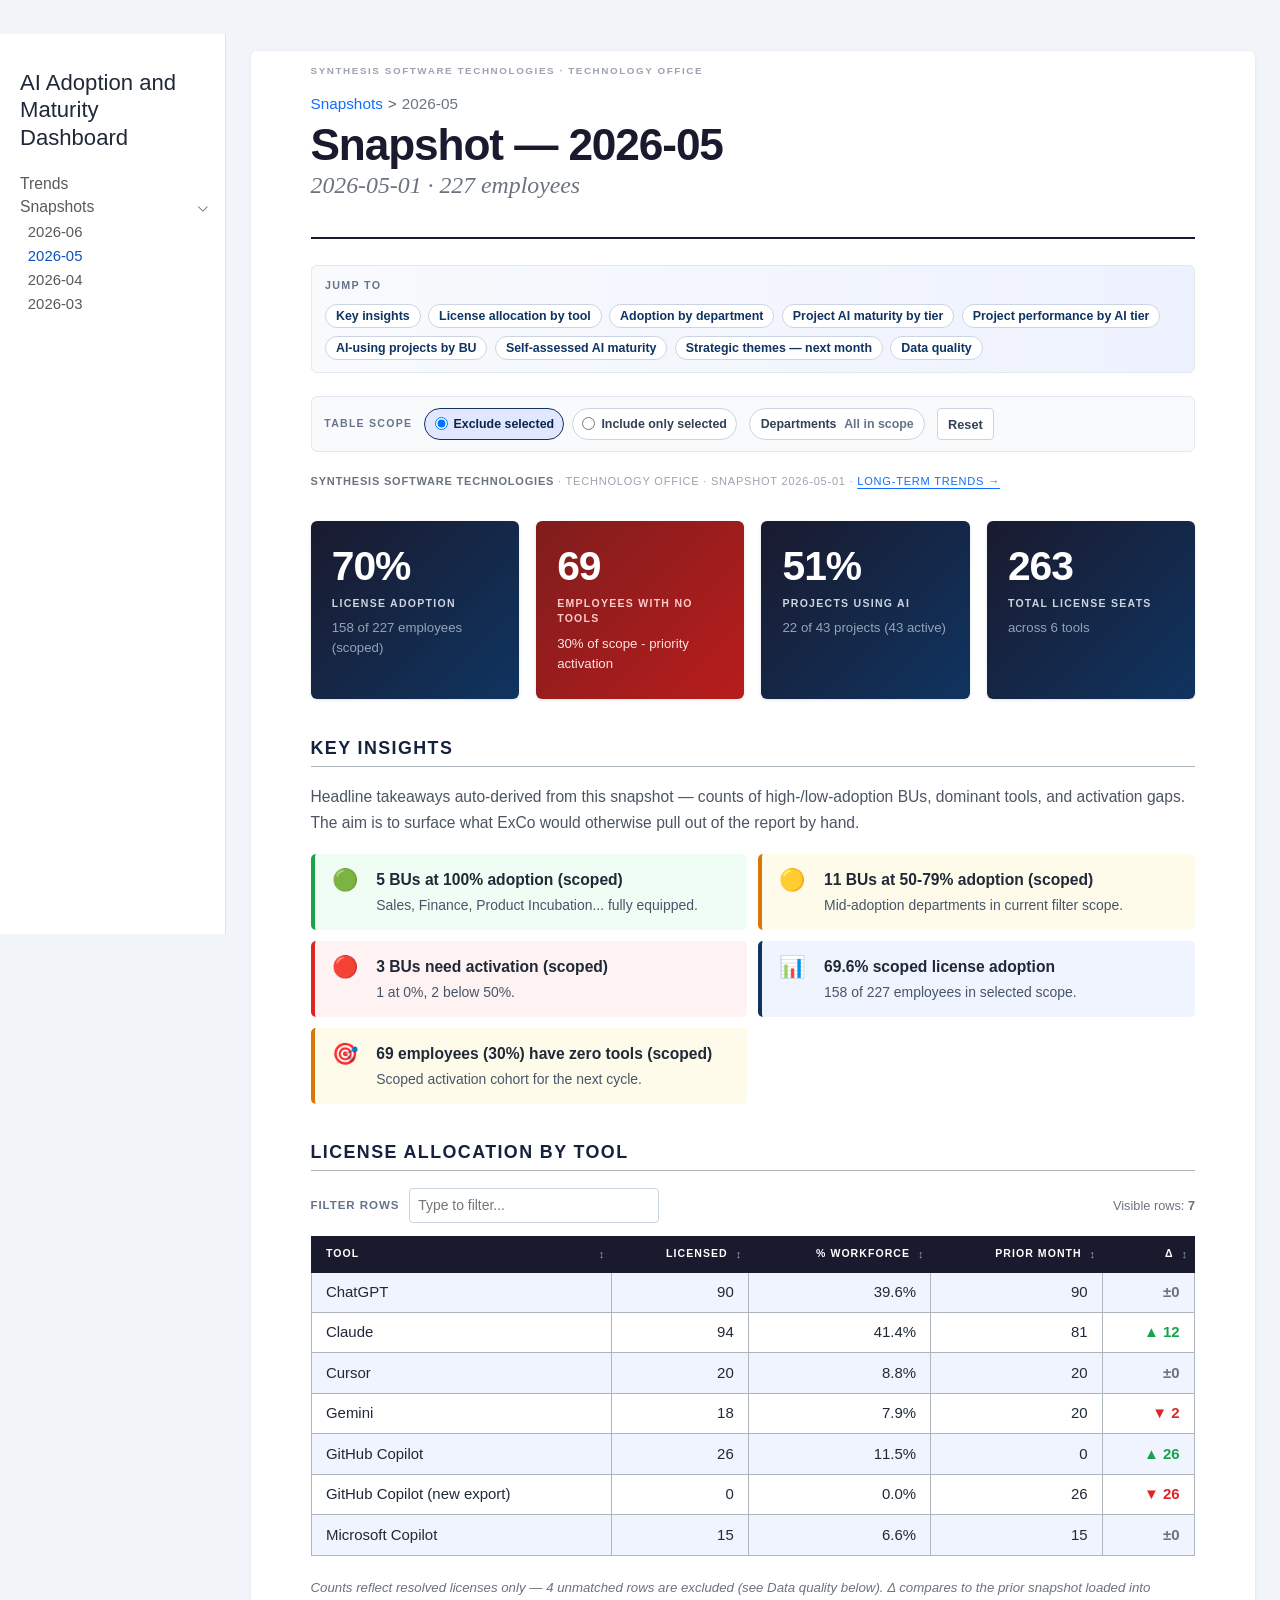
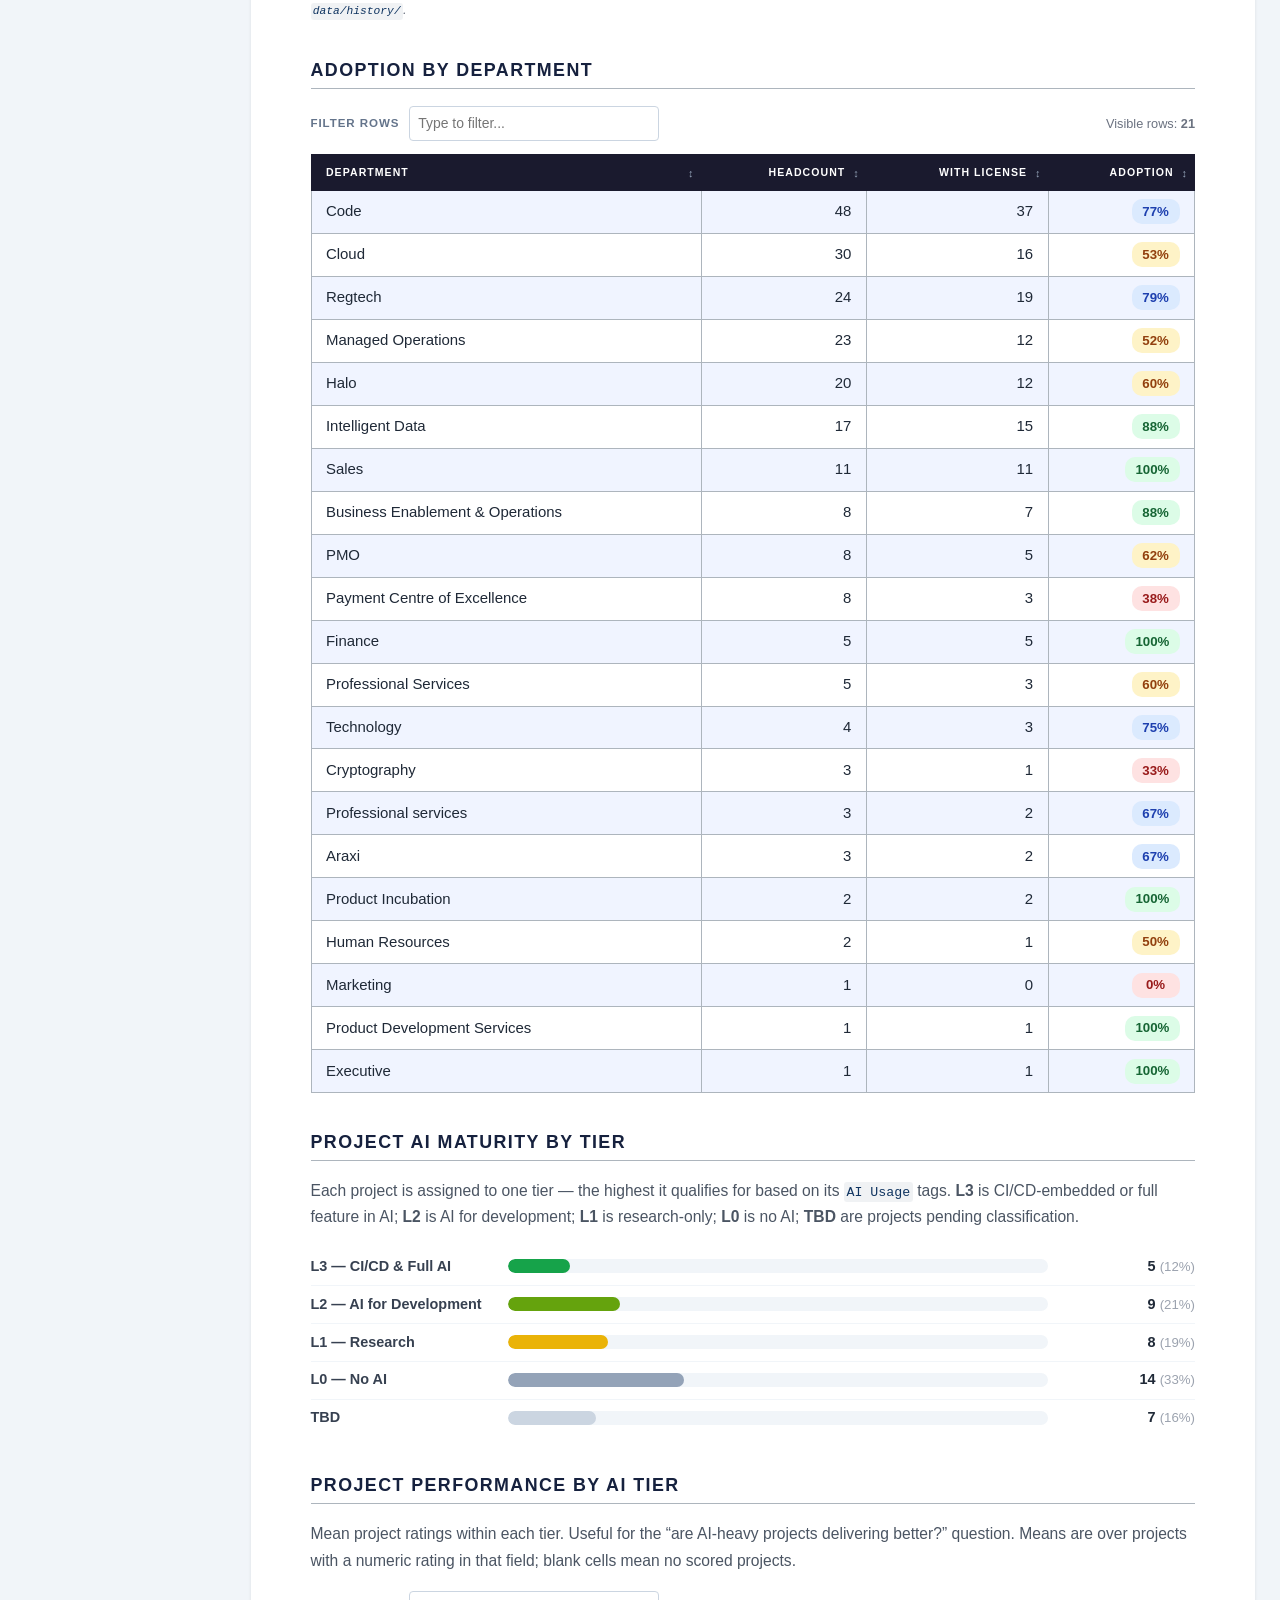
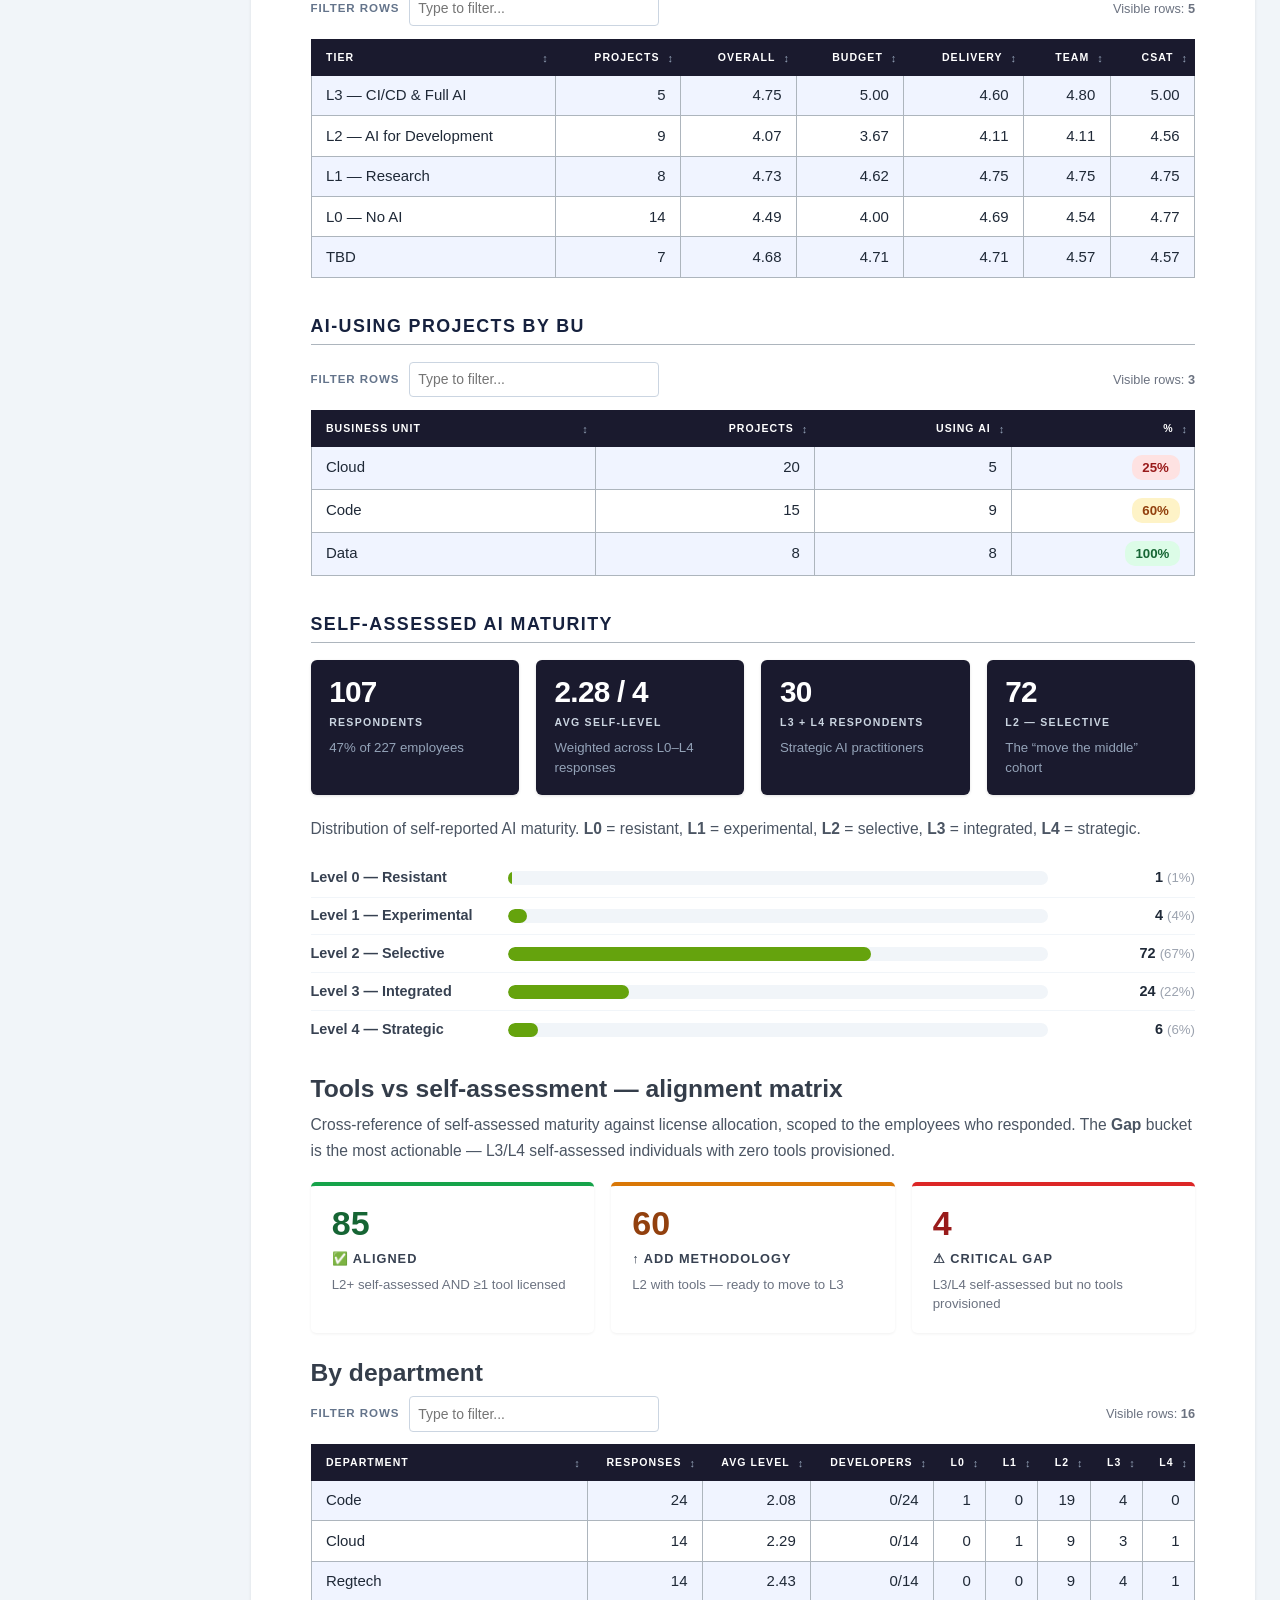
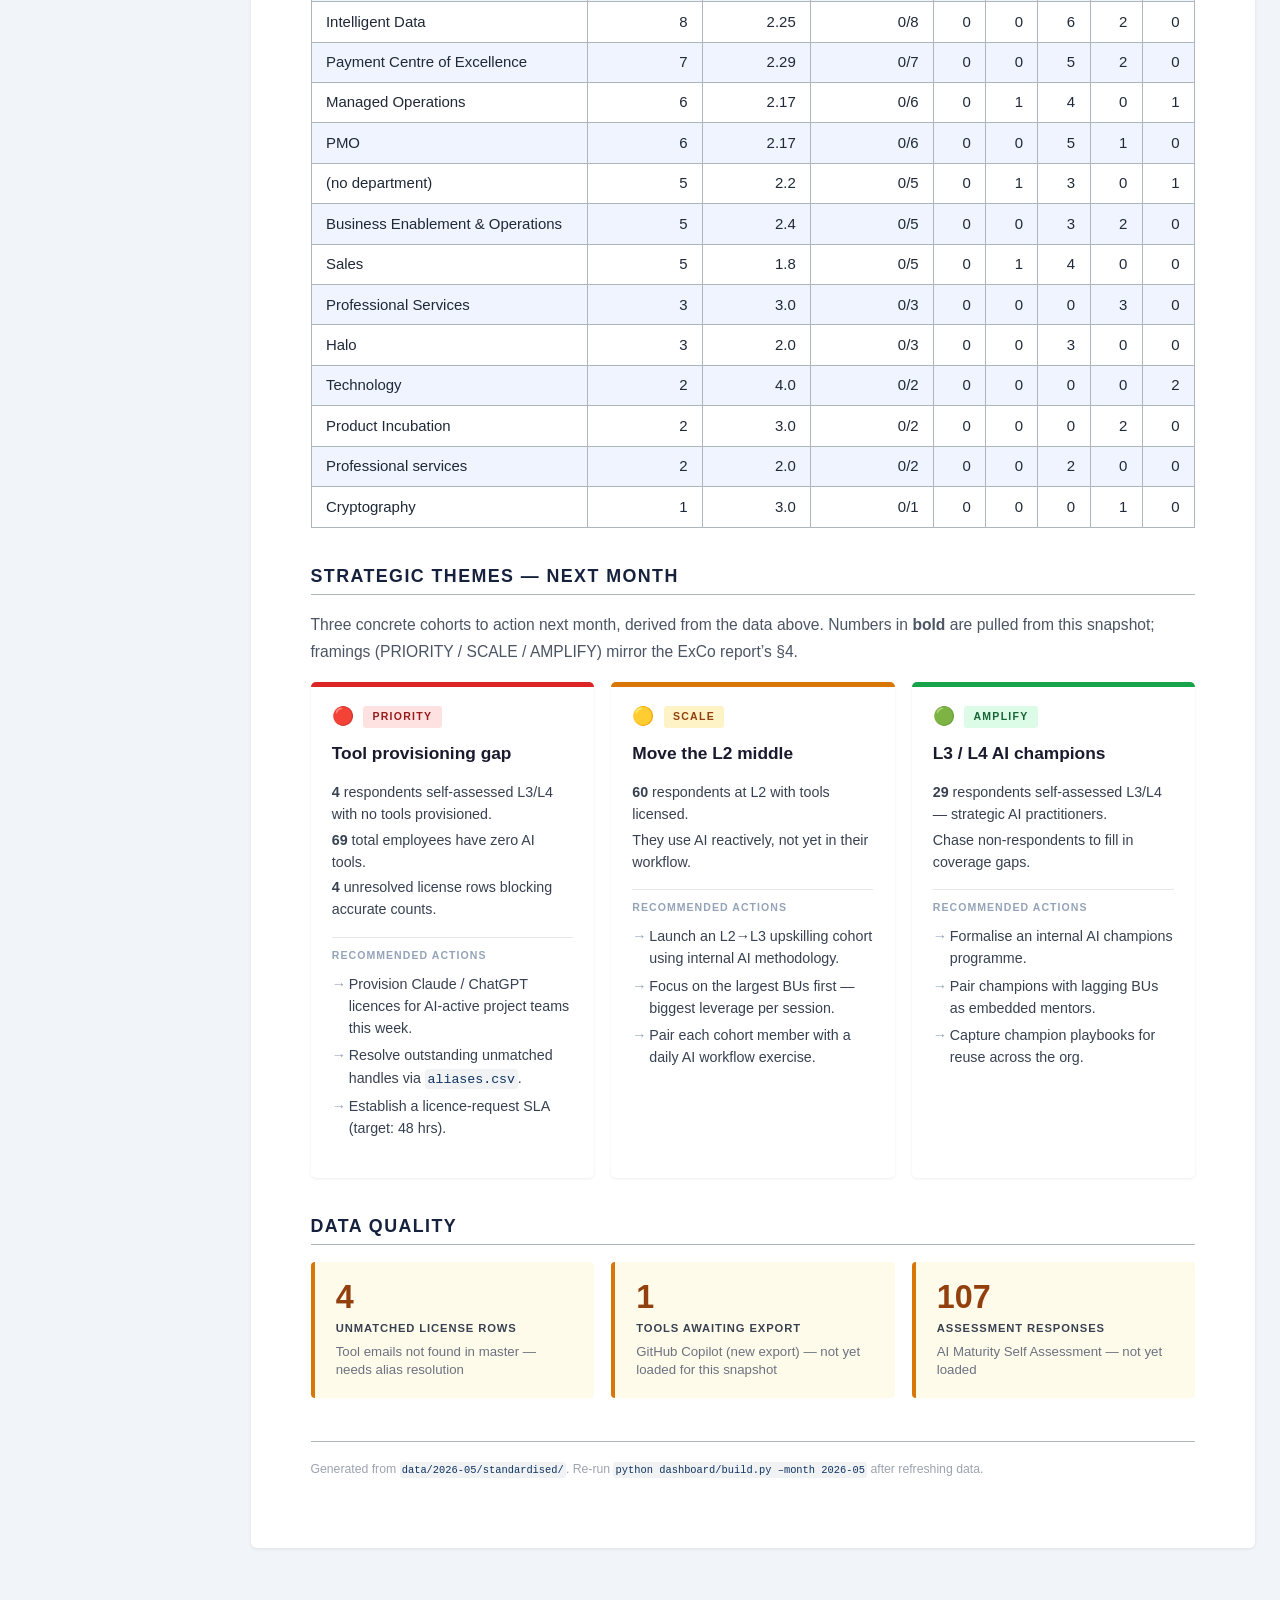
<file: dashboard/snapshot-2026-05.html>
<!DOCTYPE html>
<html xmlns="http://www.w3.org/1999/xhtml" lang="en" xml:lang="en"><head>

<meta charset="utf-8">
<meta name="generator" content="quarto-1.9.38">

<meta name="viewport" content="width=device-width, initial-scale=1.0, user-scalable=yes">


<title>Snapshot — 2026-05 – AI Adoption and Maturity Dashboard</title>
<style>
/* Default styles provided by pandoc.
** See https://pandoc.org/MANUAL.html#variables-for-html for config info.
*/
code{white-space: pre-wrap;}
span.smallcaps{font-variant: small-caps;}
div.columns{display: flex; gap: min(4vw, 1.5em);}
div.column{flex: auto; overflow-x: auto;}
div.hanging-indent{margin-left: 1.5em; text-indent: -1.5em;}
ul.task-list{list-style: none;}
ul.task-list li input[type="checkbox"] {
  width: 0.8em;
  margin: 0 0.8em 0.2em -1em; /* quarto-specific, see https://github.com/quarto-dev/quarto-cli/issues/4556 */ 
  vertical-align: middle;
}
</style>


<script src="site_libs/quarto-nav/quarto-nav.js"></script>
<script src="site_libs/quarto-nav/headroom.min.js"></script>
<script src="site_libs/clipboard/clipboard.min.js"></script>
<script src="site_libs/quarto-search/autocomplete.umd.js"></script>
<script src="site_libs/quarto-search/fuse.min.js"></script>
<script src="site_libs/quarto-search/quarto-search.js"></script>
<meta name="quarto:offset" content="./">
<script src="site_libs/quarto-html/quarto.js" type="module"></script>
<script src="site_libs/quarto-html/tabsets/tabsets.js" type="module"></script>
<script src="site_libs/quarto-html/popper.min.js"></script>
<script src="site_libs/quarto-html/tippy.umd.min.js"></script>
<script src="site_libs/quarto-html/anchor.min.js"></script>
<link href="site_libs/quarto-html/tippy.css" rel="stylesheet">
<link href="site_libs/quarto-html/quarto-syntax-highlighting-15634bcf2e68342d4ad2dfa704d543f6.css" rel="stylesheet" id="quarto-text-highlighting-styles">
<script src="site_libs/bootstrap/bootstrap.min.js"></script>
<link href="site_libs/bootstrap/bootstrap-icons.css" rel="stylesheet">
<link href="site_libs/bootstrap/bootstrap-b86dde86ee97a91b72380a44adb84af2.min.css" rel="stylesheet" append-hash="true" id="quarto-bootstrap" data-mode="light">
<script id="quarto-search-options" type="application/json">{
  "location": "sidebar",
  "copy-button": false,
  "collapse-after": 3,
  "panel-placement": "start",
  "type": "textbox",
  "limit": 50,
  "keyboard-shortcut": [
    "f",
    "/",
    "s"
  ],
  "show-item-context": false,
  "language": {
    "search-no-results-text": "No results",
    "search-matching-documents-text": "matching documents",
    "search-copy-link-title": "Copy link to search",
    "search-hide-matches-text": "Hide additional matches",
    "search-more-match-text": "more match in this document",
    "search-more-matches-text": "more matches in this document",
    "search-clear-button-title": "Clear",
    "search-text-placeholder": "",
    "search-detached-cancel-button-title": "Cancel",
    "search-submit-button-title": "Submit",
    "search-label": "Search"
  }
}</script>


<link rel="stylesheet" href="style.css">
</head>

<body class="nav-sidebar docked quarto-light">

<div id="quarto-search-results"></div>
  <header id="quarto-header" class="headroom fixed-top">
  <nav class="quarto-secondary-nav">
    <div class="container-fluid d-flex">
      <button type="button" class="quarto-btn-toggle btn" data-bs-toggle="collapse" role="button" data-bs-target=".quarto-sidebar-collapse-item" aria-controls="quarto-sidebar" aria-expanded="false" aria-label="Toggle sidebar navigation" onclick="if (window.quartoToggleHeadroom) { window.quartoToggleHeadroom(); }">
        <i class="bi bi-layout-text-sidebar-reverse"></i>
      </button>
        <nav class="quarto-page-breadcrumbs" aria-label="breadcrumb"><ol class="breadcrumb"><li class="breadcrumb-item"><a href="./snapshot-2026-06.html">Snapshots</a></li><li class="breadcrumb-item"><a href="./snapshot-2026-05.html">2026-05</a></li></ol></nav>
        <a class="flex-grow-1" role="navigation" data-bs-toggle="collapse" data-bs-target=".quarto-sidebar-collapse-item" aria-controls="quarto-sidebar" aria-expanded="false" aria-label="Toggle sidebar navigation" onclick="if (window.quartoToggleHeadroom) { window.quartoToggleHeadroom(); }">      
        </a>
    </div>
  </nav>
</header>
<!-- content -->
<div id="quarto-content" class="quarto-container page-columns page-rows-contents page-layout-full">
<!-- sidebar -->
  <nav id="quarto-sidebar" class="sidebar collapse collapse-horizontal quarto-sidebar-collapse-item sidebar-navigation docked overflow-auto">
    <div class="pt-lg-2 mt-2 text-left sidebar-header">
    <div class="sidebar-title mb-0 py-0">
      <a href="./">AI Adoption and Maturity Dashboard</a> 
    </div>
      </div>
    <div class="sidebar-menu-container"> 
    <ul class="list-unstyled mt-1">
        <li class="sidebar-item">
  <div class="sidebar-item-container"> 
  <a href="./index.html" class="sidebar-item-text sidebar-link">
 <span class="menu-text">Trends</span></a>
  </div>
</li>
        <li class="sidebar-item sidebar-item-section">
      <div class="sidebar-item-container"> 
            <a class="sidebar-item-text sidebar-link text-start" data-bs-toggle="collapse" data-bs-target="#quarto-sidebar-section-1" role="navigation" aria-expanded="true">
 <span class="menu-text">Snapshots</span></a>
          <a class="sidebar-item-toggle text-start" data-bs-toggle="collapse" data-bs-target="#quarto-sidebar-section-1" role="navigation" aria-expanded="true" aria-label="Toggle section">
            <i class="bi bi-chevron-right ms-2"></i>
          </a> 
      </div>
      <ul id="quarto-sidebar-section-1" class="collapse list-unstyled sidebar-section depth1 show">  
          <li class="sidebar-item">
  <div class="sidebar-item-container"> 
  <a href="./snapshot-2026-06.html" class="sidebar-item-text sidebar-link">
 <span class="menu-text">2026-06</span></a>
  </div>
</li>
          <li class="sidebar-item">
  <div class="sidebar-item-container"> 
  <a href="./snapshot-2026-05.html" class="sidebar-item-text sidebar-link active">
 <span class="menu-text">2026-05</span></a>
  </div>
</li>
          <li class="sidebar-item">
  <div class="sidebar-item-container"> 
  <a href="./snapshot-2026-04.html" class="sidebar-item-text sidebar-link">
 <span class="menu-text">2026-04</span></a>
  </div>
</li>
          <li class="sidebar-item">
  <div class="sidebar-item-container"> 
  <a href="./snapshot-2026-03.html" class="sidebar-item-text sidebar-link">
 <span class="menu-text">2026-03</span></a>
  </div>
</li>
      </ul>
  </li>
    </ul>
    </div>
</nav>
<div id="quarto-sidebar-glass" class="quarto-sidebar-collapse-item" data-bs-toggle="collapse" data-bs-target=".quarto-sidebar-collapse-item"></div>
<!-- margin-sidebar -->
    
<!-- main -->
<main class="content column-page-right" id="quarto-document-content">

<header id="title-block-header" class="quarto-title-block default"><nav class="quarto-page-breadcrumbs quarto-title-breadcrumbs d-none d-lg-block" aria-label="breadcrumb"><ol class="breadcrumb"><li class="breadcrumb-item"><a href="./snapshot-2026-06.html">Snapshots</a></li><li class="breadcrumb-item"><a href="./snapshot-2026-05.html">2026-05</a></li></ol></nav>
<div class="quarto-title">
<h1 class="title">Snapshot — 2026-05</h1>
<p class="subtitle lead">2026-05-01 · 227 employees</p>
</div>



<div class="quarto-title-meta column-page-right">

    
  
    
  </div>
  


</header>


<p class="doc-meta">
<strong>Synthesis Software Technologies</strong> · Technology Office · Snapshot 2026-05-01 · <a href="index.html">long-term trends →</a>
</p>
<div class="kpi-grid">
<div class="kpi">
<div class="kpi-value">
70%
</div>
<div class="kpi-label">
License adoption
</div>
<div class="kpi-sub">
158 of 227 employees
</div>
</div>
<div class="kpi kpi-alert">
<div class="kpi-value">
69
</div>
<div class="kpi-label">
Employees with no tools
</div>
<div class="kpi-sub">
30% of org — priority activation
</div>
</div>
<div class="kpi">
<div class="kpi-value">
51%
</div>
<div class="kpi-label">
Projects using AI
</div>
<div class="kpi-sub">
22 of 43 projects (43 active)
</div>
</div>
<div class="kpi">
<div class="kpi-value">
263
</div>
<div class="kpi-label">
Total license seats
</div>
<div class="kpi-sub">
across 6 tools
</div>
</div>
</div>
<section id="key-insights" class="level2">
<h2 class="anchored" data-anchor-id="key-insights">Key insights</h2>
<p>
Headline takeaways auto-derived from this snapshot — counts of high-/low-adoption BUs, dominant tools, and activation gaps. The aim is to surface what ExCo would otherwise pull out of the report by hand.
</p>
<div class="insight-grid">
<div class="insight insight-green">
<span class="insight-icon">🟢</span>
<div>
<div class="insight-headline">
5 BUs at 100% adoption
</div>
<div class="insight-detail">
Sales, Finance, Product Incubation… fully equipped.
</div>
</div>
</div>
<div class="insight insight-amber">
<span class="insight-icon">🟡</span>
<div>
<div class="insight-headline">
11 BUs at 50–79% adoption
</div>
<div class="insight-detail">
Capacity to close quickly with targeted activation.
</div>
</div>
</div>
<div class="insight insight-red">
<span class="insight-icon">🔴</span>
<div>
<div class="insight-headline">
3 BUs need activation
</div>
<div class="insight-detail">
1 BUs at 0%: Marketing; 2 below 50%.
</div>
</div>
</div>
<div class="insight insight-blue">
<span class="insight-icon">🤖</span>
<div>
<div class="insight-headline">
Claude is most-used (41%)
</div>
<div class="insight-detail">
94 of 227 employees licensed. Niche tools (&lt;15%): Cursor, Gemini, GitHub Copilot, Microsoft Copilot.
</div>
</div>
</div>
<div class="insight insight-blue">
<span class="insight-icon">📊</span>
<div>
<div class="insight-headline">
69.6% overall — ahead of PS industry median (~55–60%)
</div>
<div class="insight-detail">
Licensed = at least one AI tool seat resolved to the employee.
</div>
</div>
</div>
<div class="insight insight-amber">
<span class="insight-icon">🎯</span>
<div>
<div class="insight-headline">
69 employees (30%) have zero tools
</div>
<div class="insight-detail">
Priority activation cohort for next month.
</div>
</div>
</div>
</div>
</section>
<section id="license-allocation-by-tool" class="level2">
<h2 class="anchored" data-anchor-id="license-allocation-by-tool">License allocation by tool</h2>
<table class="adoption-table">
<thead>
<tr>
<th>
Tool
</th>
<th>
Licensed
</th>
<th>
% workforce
</th>
<th>
Prior month
</th>
<th>
Δ
</th>
</tr>
</thead>
<tbody>
<tr>
<td>
ChatGPT
</td>
<td>
90
</td>
<td>
39.6%
</td>
<td>
90
</td>
<td>
<span class="delta-flat">±0</span>
</td>
</tr>
<tr>
<td>
Claude
</td>
<td>
94
</td>
<td>
41.4%
</td>
<td>
81
</td>
<td>
<span class="delta-up">▲ 12</span>
</td>
</tr>
<tr>
<td>
Cursor
</td>
<td>
20
</td>
<td>
8.8%
</td>
<td>
20
</td>
<td>
<span class="delta-flat">±0</span>
</td>
</tr>
<tr>
<td>
Gemini
</td>
<td>
18
</td>
<td>
7.9%
</td>
<td>
20
</td>
<td>
<span class="delta-down">▼ 2</span>
</td>
</tr>
<tr>
<td>
GitHub Copilot
</td>
<td>
26
</td>
<td>
11.5%
</td>
<td>
0
</td>
<td>
<span class="delta-up">▲ 26</span>
</td>
</tr>
<tr>
<td>
GitHub Copilot (new export)
</td>
<td>
0
</td>
<td>
0.0%
</td>
<td>
26
</td>
<td>
<span class="delta-down">▼ 26</span>
</td>
</tr>
<tr>
<td>
Microsoft Copilot
</td>
<td>
15
</td>
<td>
6.6%
</td>
<td>
15
</td>
<td>
<span class="delta-flat">±0</span>
</td>
</tr>
</tbody>
</table>
<p class="note">
Counts reflect resolved licenses only — 4 unmatched rows are excluded (see Data quality below). Δ compares to the prior snapshot loaded into <code>data/history/</code>.
</p>
</section>
<section id="adoption-by-department" class="level2">
<h2 class="anchored" data-anchor-id="adoption-by-department">Adoption by department</h2>
<table class="adoption-table">
<thead>
<tr>
<th>
Department
</th>
<th>
Headcount
</th>
<th>
With license
</th>
<th>
Adoption
</th>
</tr>
</thead>
<tbody>
<tr>
<td>
Code
</td>
<td>
48
</td>
<td>
37
</td>
<td>
<span class="pct-pill tier-good">77%</span>
</td>
</tr>
<tr>
<td>
Cloud
</td>
<td>
30
</td>
<td>
16
</td>
<td>
<span class="pct-pill tier-fair">53%</span>
</td>
</tr>
<tr>
<td>
Regtech
</td>
<td>
24
</td>
<td>
19
</td>
<td>
<span class="pct-pill tier-good">79%</span>
</td>
</tr>
<tr>
<td>
Managed Operations
</td>
<td>
23
</td>
<td>
12
</td>
<td>
<span class="pct-pill tier-fair">52%</span>
</td>
</tr>
<tr>
<td>
Halo
</td>
<td>
20
</td>
<td>
12
</td>
<td>
<span class="pct-pill tier-fair">60%</span>
</td>
</tr>
<tr>
<td>
Intelligent Data
</td>
<td>
17
</td>
<td>
15
</td>
<td>
<span class="pct-pill tier-excellent">88%</span>
</td>
</tr>
<tr>
<td>
Sales
</td>
<td>
11
</td>
<td>
11
</td>
<td>
<span class="pct-pill tier-excellent">100%</span>
</td>
</tr>
<tr>
<td>
Business Enablement &amp; Operations
</td>
<td>
8
</td>
<td>
7
</td>
<td>
<span class="pct-pill tier-excellent">88%</span>
</td>
</tr>
<tr>
<td>
PMO
</td>
<td>
8
</td>
<td>
5
</td>
<td>
<span class="pct-pill tier-fair">62%</span>
</td>
</tr>
<tr>
<td>
Payment Centre of Excellence
</td>
<td>
8
</td>
<td>
3
</td>
<td>
<span class="pct-pill tier-poor">38%</span>
</td>
</tr>
<tr>
<td>
Finance
</td>
<td>
5
</td>
<td>
5
</td>
<td>
<span class="pct-pill tier-excellent">100%</span>
</td>
</tr>
<tr>
<td>
Professional Services
</td>
<td>
5
</td>
<td>
3
</td>
<td>
<span class="pct-pill tier-fair">60%</span>
</td>
</tr>
<tr>
<td>
Technology
</td>
<td>
4
</td>
<td>
3
</td>
<td>
<span class="pct-pill tier-good">75%</span>
</td>
</tr>
<tr>
<td>
Cryptography
</td>
<td>
3
</td>
<td>
1
</td>
<td>
<span class="pct-pill tier-poor">33%</span>
</td>
</tr>
<tr>
<td>
Professional services
</td>
<td>
3
</td>
<td>
2
</td>
<td>
<span class="pct-pill tier-good">67%</span>
</td>
</tr>
<tr>
<td>
Araxi
</td>
<td>
3
</td>
<td>
2
</td>
<td>
<span class="pct-pill tier-good">67%</span>
</td>
</tr>
<tr>
<td>
Product Incubation
</td>
<td>
2
</td>
<td>
2
</td>
<td>
<span class="pct-pill tier-excellent">100%</span>
</td>
</tr>
<tr>
<td>
Human Resources
</td>
<td>
2
</td>
<td>
1
</td>
<td>
<span class="pct-pill tier-fair">50%</span>
</td>
</tr>
<tr>
<td>
Marketing
</td>
<td>
1
</td>
<td>
0
</td>
<td>
<span class="pct-pill tier-poor">0%</span>
</td>
</tr>
<tr>
<td>
Product Development Services
</td>
<td>
1
</td>
<td>
1
</td>
<td>
<span class="pct-pill tier-excellent">100%</span>
</td>
</tr>
<tr>
<td>
Executive
</td>
<td>
1
</td>
<td>
1
</td>
<td>
<span class="pct-pill tier-excellent">100%</span>
</td>
</tr>
</tbody>
</table>
</section>
<section id="project-ai-maturity-by-tier" class="level2">
<h2 class="anchored" data-anchor-id="project-ai-maturity-by-tier">Project AI maturity by tier</h2>
<p>
Each project is assigned to one tier — the highest it qualifies for based on its <code>AI Usage</code> tags. <strong>L3</strong> is CI/CD-embedded or full feature in AI; <strong>L2</strong> is AI for development; <strong>L1</strong> is research-only; <strong>L0</strong> is no AI; <strong>TBD</strong> are projects pending classification.
</p>
<div class="bar-block">
<div class="bar-row tier-l3">
<span class="bar-label">L3 — CI/CD &amp; Full AI</span>
<div class="bar-track">
<div class="bar-fill" style="width:11.6%">

</div>
</div>
<span class="bar-value">5 <span class="bar-pct">(12%)</span></span>
</div>
<div class="bar-row tier-l2">
<span class="bar-label">L2 — AI for Development</span>
<div class="bar-track">
<div class="bar-fill" style="width:20.9%">

</div>
</div>
<span class="bar-value">9 <span class="bar-pct">(21%)</span></span>
</div>
<div class="bar-row tier-l1">
<span class="bar-label">L1 — Research</span>
<div class="bar-track">
<div class="bar-fill" style="width:18.6%">

</div>
</div>
<span class="bar-value">8 <span class="bar-pct">(19%)</span></span>
</div>
<div class="bar-row tier-l0">
<span class="bar-label">L0 — No AI</span>
<div class="bar-track">
<div class="bar-fill" style="width:32.6%">

</div>
</div>
<span class="bar-value">14 <span class="bar-pct">(33%)</span></span>
</div>
<div class="bar-row tier-tbd">
<span class="bar-label">TBD</span>
<div class="bar-track">
<div class="bar-fill" style="width:16.3%">

</div>
</div>
<span class="bar-value">7 <span class="bar-pct">(16%)</span></span>
</div>
</div>
</section>
<section id="project-performance-by-ai-tier" class="level2">
<h2 class="anchored" data-anchor-id="project-performance-by-ai-tier">Project performance by AI tier</h2>
<p>
Mean project ratings within each tier. Useful for the “are AI-heavy projects delivering better?” question. Means are over projects with a numeric rating in that field; blank cells mean no scored projects.
</p>
<table class="adoption-table">
<thead>
<tr>
<th>
Tier
</th>
<th>
Projects
</th>
<th>
Overall
</th>
<th>
Budget
</th>
<th>
Delivery
</th>
<th>
Team
</th>
<th>
CSAT
</th>
</tr>
</thead>
<tbody>
<tr>
<td>
L3 — CI/CD &amp; Full AI
</td>
<td>
5
</td>
<td>
4.75
</td>
<td>
5.00
</td>
<td>
4.60
</td>
<td>
4.80
</td>
<td>
5.00
</td>
</tr>
<tr>
<td>
L2 — AI for Development
</td>
<td>
9
</td>
<td>
4.07
</td>
<td>
3.67
</td>
<td>
4.11
</td>
<td>
4.11
</td>
<td>
4.56
</td>
</tr>
<tr>
<td>
L1 — Research
</td>
<td>
8
</td>
<td>
4.73
</td>
<td>
4.62
</td>
<td>
4.75
</td>
<td>
4.75
</td>
<td>
4.75
</td>
</tr>
<tr>
<td>
L0 — No AI
</td>
<td>
14
</td>
<td>
4.49
</td>
<td>
4.00
</td>
<td>
4.69
</td>
<td>
4.54
</td>
<td>
4.77
</td>
</tr>
<tr>
<td>
TBD
</td>
<td>
7
</td>
<td>
4.68
</td>
<td>
4.71
</td>
<td>
4.71
</td>
<td>
4.57
</td>
<td>
4.57
</td>
</tr>
</tbody>
</table>
</section>
<section id="ai-using-projects-by-bu" class="level2">
<h2 class="anchored" data-anchor-id="ai-using-projects-by-bu">AI-using projects by BU</h2>
<table class="adoption-table">
<thead>
<tr>
<th>
Business Unit
</th>
<th>
Projects
</th>
<th>
Using AI
</th>
<th>
%
</th>
</tr>
</thead>
<tbody>
<tr>
<td>
Cloud
</td>
<td>
20
</td>
<td>
5
</td>
<td>
<span class="pct-pill tier-poor">25%</span>
</td>
</tr>
<tr>
<td>
Code
</td>
<td>
15
</td>
<td>
9
</td>
<td>
<span class="pct-pill tier-fair">60%</span>
</td>
</tr>
<tr>
<td>
Data
</td>
<td>
8
</td>
<td>
8
</td>
<td>
<span class="pct-pill tier-excellent">100%</span>
</td>
</tr>
</tbody>
</table>
</section>
<section id="self-assessed-ai-maturity" class="level2">
<h2 class="anchored" data-anchor-id="self-assessed-ai-maturity">Self-assessed AI maturity</h2>
<div class="kpi-grid kpi-grid-secondary">
<div class="kpi">
<div class="kpi-value">
107
</div>
<div class="kpi-label">
Respondents
</div>
<div class="kpi-sub">
47% of 227 employees
</div>
</div>
<div class="kpi">
<div class="kpi-value">
2.28 / 4
</div>
<div class="kpi-label">
Avg self-level
</div>
<div class="kpi-sub">
Weighted across L0–L4 responses
</div>
</div>
<div class="kpi">
<div class="kpi-value">
30
</div>
<div class="kpi-label">
L3 + L4 respondents
</div>
<div class="kpi-sub">
Strategic AI practitioners
</div>
</div>
<div class="kpi">
<div class="kpi-value">
72
</div>
<div class="kpi-label">
L2 — Selective
</div>
<div class="kpi-sub">
The “move the middle” cohort
</div>
</div>
</div>
<p>
Distribution of self-reported AI maturity. <strong>L0</strong> = resistant, <strong>L1</strong> = experimental, <strong>L2</strong> = selective, <strong>L3</strong> = integrated, <strong>L4</strong> = strategic.
</p>
<div class="bar-block">
<div class="bar-row tier-l2">
<span class="bar-label">Level 0 — Resistant</span>
<div class="bar-track">
<div class="bar-fill" style="width:0.9%">

</div>
</div>
<span class="bar-value">1 <span class="bar-pct">(1%)</span></span>
</div>
<div class="bar-row tier-l2">
<span class="bar-label">Level 1 — Experimental</span>
<div class="bar-track">
<div class="bar-fill" style="width:3.7%">

</div>
</div>
<span class="bar-value">4 <span class="bar-pct">(4%)</span></span>
</div>
<div class="bar-row tier-l2">
<span class="bar-label">Level 2 — Selective</span>
<div class="bar-track">
<div class="bar-fill" style="width:67.3%">

</div>
</div>
<span class="bar-value">72 <span class="bar-pct">(67%)</span></span>
</div>
<div class="bar-row tier-l2">
<span class="bar-label">Level 3 — Integrated</span>
<div class="bar-track">
<div class="bar-fill" style="width:22.4%">

</div>
</div>
<span class="bar-value">24 <span class="bar-pct">(22%)</span></span>
</div>
<div class="bar-row tier-l2">
<span class="bar-label">Level 4 — Strategic</span>
<div class="bar-track">
<div class="bar-fill" style="width:5.6%">

</div>
</div>
<span class="bar-value">6 <span class="bar-pct">(6%)</span></span>
</div>
</div>
<section id="tools-vs-self-assessment-alignment-matrix" class="level3">
<h3 class="anchored" data-anchor-id="tools-vs-self-assessment-alignment-matrix">Tools vs self-assessment — alignment matrix</h3>
<p>
Cross-reference of self-assessed maturity against license allocation, scoped to the employees who responded. The <strong>Gap</strong> bucket is the most actionable — L3/L4 self-assessed individuals with zero tools provisioned.
</p>
<div class="align-grid">
<div class="align-card align-good">
<div class="align-value">
85
</div>
<div class="align-label">
✅ Aligned
</div>
<div class="align-sub">
L2+ self-assessed AND ≥1 tool licensed
</div>
</div>
<div class="align-card align-warn">
<div class="align-value">
60
</div>
<div class="align-label">
↑ Add methodology
</div>
<div class="align-sub">
L2 with tools — ready to move to L3
</div>
</div>
<div class="align-card align-danger">
<div class="align-value">
4
</div>
<div class="align-label">
⚠ Critical gap
</div>
<div class="align-sub">
L3/L4 self-assessed but no tools provisioned
</div>
</div>
</div>
</section>
<section id="by-department" class="level3">
<h3 class="anchored" data-anchor-id="by-department">By department</h3>
<table class="adoption-table">
<thead>
<tr>
<th>
Department
</th>
<th>
Responses
</th>
<th>
Avg level
</th>
<th>
Developers
</th>
<th>
L0
</th>
<th>
L1
</th>
<th>
L2
</th>
<th>
L3
</th>
<th>
L4
</th>
</tr>
</thead>
<tbody>
<tr>
<td>
Code
</td>
<td>
24
</td>
<td>
2.08
</td>
<td>
0/24
</td>
<td>
1
</td>
<td>
0
</td>
<td>
19
</td>
<td>
4
</td>
<td>
0
</td>
</tr>
<tr>
<td>
Cloud
</td>
<td>
14
</td>
<td>
2.29
</td>
<td>
0/14
</td>
<td>
0
</td>
<td>
1
</td>
<td>
9
</td>
<td>
3
</td>
<td>
1
</td>
</tr>
<tr>
<td>
Regtech
</td>
<td>
14
</td>
<td>
2.43
</td>
<td>
0/14
</td>
<td>
0
</td>
<td>
0
</td>
<td>
9
</td>
<td>
4
</td>
<td>
1
</td>
</tr>
<tr>
<td>
Intelligent Data
</td>
<td>
8
</td>
<td>
2.25
</td>
<td>
0/8
</td>
<td>
0
</td>
<td>
0
</td>
<td>
6
</td>
<td>
2
</td>
<td>
0
</td>
</tr>
<tr>
<td>
Payment Centre of Excellence
</td>
<td>
7
</td>
<td>
2.29
</td>
<td>
0/7
</td>
<td>
0
</td>
<td>
0
</td>
<td>
5
</td>
<td>
2
</td>
<td>
0
</td>
</tr>
<tr>
<td>
Managed Operations
</td>
<td>
6
</td>
<td>
2.17
</td>
<td>
0/6
</td>
<td>
0
</td>
<td>
1
</td>
<td>
4
</td>
<td>
0
</td>
<td>
1
</td>
</tr>
<tr>
<td>
PMO
</td>
<td>
6
</td>
<td>
2.17
</td>
<td>
0/6
</td>
<td>
0
</td>
<td>
0
</td>
<td>
5
</td>
<td>
1
</td>
<td>
0
</td>
</tr>
<tr>
<td>
(no department)
</td>
<td>
5
</td>
<td>
2.2
</td>
<td>
0/5
</td>
<td>
0
</td>
<td>
1
</td>
<td>
3
</td>
<td>
0
</td>
<td>
1
</td>
</tr>
<tr>
<td>
Business Enablement &amp; Operations
</td>
<td>
5
</td>
<td>
2.4
</td>
<td>
0/5
</td>
<td>
0
</td>
<td>
0
</td>
<td>
3
</td>
<td>
2
</td>
<td>
0
</td>
</tr>
<tr>
<td>
Sales
</td>
<td>
5
</td>
<td>
1.8
</td>
<td>
0/5
</td>
<td>
0
</td>
<td>
1
</td>
<td>
4
</td>
<td>
0
</td>
<td>
0
</td>
</tr>
<tr>
<td>
Professional Services
</td>
<td>
3
</td>
<td>
3.0
</td>
<td>
0/3
</td>
<td>
0
</td>
<td>
0
</td>
<td>
0
</td>
<td>
3
</td>
<td>
0
</td>
</tr>
<tr>
<td>
Halo
</td>
<td>
3
</td>
<td>
2.0
</td>
<td>
0/3
</td>
<td>
0
</td>
<td>
0
</td>
<td>
3
</td>
<td>
0
</td>
<td>
0
</td>
</tr>
<tr>
<td>
Technology
</td>
<td>
2
</td>
<td>
4.0
</td>
<td>
0/2
</td>
<td>
0
</td>
<td>
0
</td>
<td>
0
</td>
<td>
0
</td>
<td>
2
</td>
</tr>
<tr>
<td>
Product Incubation
</td>
<td>
2
</td>
<td>
3.0
</td>
<td>
0/2
</td>
<td>
0
</td>
<td>
0
</td>
<td>
0
</td>
<td>
2
</td>
<td>
0
</td>
</tr>
<tr>
<td>
Professional services
</td>
<td>
2
</td>
<td>
2.0
</td>
<td>
0/2
</td>
<td>
0
</td>
<td>
0
</td>
<td>
2
</td>
<td>
0
</td>
<td>
0
</td>
</tr>
<tr>
<td>
Cryptography
</td>
<td>
1
</td>
<td>
3.0
</td>
<td>
0/1
</td>
<td>
0
</td>
<td>
0
</td>
<td>
0
</td>
<td>
1
</td>
<td>
0
</td>
</tr>
</tbody>
</table>
</section>
</section>
<section id="strategic-themes-next-month" class="level2">
<h2 class="anchored" data-anchor-id="strategic-themes-next-month">Strategic themes — next month</h2>
<p>
Three concrete cohorts to action next month, derived from the data above. Numbers in <strong>bold</strong> are pulled from this snapshot; framings (PRIORITY / SCALE / AMPLIFY) mirror the ExCo report’s §4.
</p>
<div class="theme-grid">
<div class="theme-card theme-red">
<div class="theme-header">
<span class="theme-icon">🔴</span><span class="theme-badge">PRIORITY</span>
</div>
<div class="theme-title">
Tool provisioning gap
</div>
<ul class="theme-body">
<li>
<strong>4</strong> respondents self-assessed L3/L4 with no tools provisioned.
</li>
<li>
<strong>69</strong> total employees have zero AI tools.
</li>
<li>
<strong>4</strong> unresolved license rows blocking accurate counts.
</li>
</ul>
<div class="theme-divider">
Recommended actions
</div>
<ul class="theme-actions">
<li>
Provision Claude / ChatGPT licences for AI-active project teams this week.
</li>
<li>
Resolve outstanding unmatched handles via <code>aliases.csv</code>.
</li>
<li>
Establish a licence-request SLA (target: 48 hrs).
</li>
</ul>
</div>
<div class="theme-card theme-amber">
<div class="theme-header">
<span class="theme-icon">🟡</span><span class="theme-badge">SCALE</span>
</div>
<div class="theme-title">
Move the L2 middle
</div>
<ul class="theme-body">
<li>
<strong>60</strong> respondents at L2 with tools licensed.
</li>
<li>
They use AI reactively, not yet in their workflow.
</li>
</ul>
<div class="theme-divider">
Recommended actions
</div>
<ul class="theme-actions">
<li>
Launch an L2→L3 upskilling cohort using internal AI methodology.
</li>
<li>
Focus on the largest BUs first — biggest leverage per session.
</li>
<li>
Pair each cohort member with a daily AI workflow exercise.
</li>
</ul>
</div>
<div class="theme-card theme-green">
<div class="theme-header">
<span class="theme-icon">🟢</span><span class="theme-badge">AMPLIFY</span>
</div>
<div class="theme-title">
L3 / L4 AI champions
</div>
<ul class="theme-body">
<li>
<strong>29</strong> respondents self-assessed L3/L4 — strategic AI practitioners.
</li>
<li>
Chase non-respondents to fill in coverage gaps.
</li>
</ul>
<div class="theme-divider">
Recommended actions
</div>
<ul class="theme-actions">
<li>
Formalise an internal AI champions programme.
</li>
<li>
Pair champions with lagging BUs as embedded mentors.
</li>
<li>
Capture champion playbooks for reuse across the org.
</li>
</ul>
</div>
</div>
</section>
<section id="data-quality" class="level2">
<h2 class="anchored" data-anchor-id="data-quality">Data quality</h2>
<div class="dq-grid">
<div class="dq-card">
<div class="dq-value">
4
</div>
<div class="dq-label">
Unmatched license rows
</div>
<div class="dq-sub">
Tool emails not found in master — needs alias resolution
</div>
</div>
<div class="dq-card">
<div class="dq-value">
1
</div>
<div class="dq-label">
Tools awaiting export
</div>
<div class="dq-sub">
GitHub Copilot (new export) — not yet loaded for this snapshot
</div>
</div>
<div class="dq-card">
<div class="dq-value">
107
</div>
<div class="dq-label">
Assessment responses
</div>
<div class="dq-sub">
AI Maturity Self Assessment — not yet loaded
</div>
</div>
</div>
<p class="footer">
Generated from <code>data/2026-05/standardised/</code>. Re-run <code>python dashboard/build.py –month 2026-05</code> after refreshing data.
</p>


</section>

</main> <!-- /main -->
<script src="interactions.js"></script>
<script id="quarto-html-after-body" type="application/javascript">
  window.document.addEventListener("DOMContentLoaded", function (event) {
    const icon = "";
    const anchorJS = new window.AnchorJS();
    anchorJS.options = {
      placement: 'right',
      icon: icon
    };
    anchorJS.add('.anchored');
    const isCodeAnnotation = (el) => {
      for (const clz of el.classList) {
        if (clz.startsWith('code-annotation-')) {                     
          return true;
        }
      }
      return false;
    }
    const onCopySuccess = function(e) {
      // button target
      const button = e.trigger;
      // don't keep focus
      button.blur();
      // flash "checked"
      button.classList.add('code-copy-button-checked');
      var currentTitle = button.getAttribute("title");
      button.setAttribute("title", "Copied!");
      let tooltip;
      if (window.bootstrap) {
        button.setAttribute("data-bs-toggle", "tooltip");
        button.setAttribute("data-bs-placement", "left");
        button.setAttribute("data-bs-title", "Copied!");
        tooltip = new bootstrap.Tooltip(button, 
          { trigger: "manual", 
            customClass: "code-copy-button-tooltip",
            offset: [0, -8]});
        tooltip.show();    
      }
      setTimeout(function() {
        if (tooltip) {
          tooltip.hide();
          button.removeAttribute("data-bs-title");
          button.removeAttribute("data-bs-toggle");
          button.removeAttribute("data-bs-placement");
        }
        button.setAttribute("title", currentTitle);
        button.classList.remove('code-copy-button-checked');
      }, 1000);
      // clear code selection
      e.clearSelection();
    }
    const getTextToCopy = function(trigger) {
      const outerScaffold = trigger.parentElement.cloneNode(true);
      const codeEl = outerScaffold.querySelector('code');
      for (const childEl of codeEl.children) {
        if (isCodeAnnotation(childEl)) {
          childEl.remove();
        }
      }
      return codeEl.innerText;
    }
    const clipboard = new window.ClipboardJS('.code-copy-button:not([data-in-quarto-modal])', {
      text: getTextToCopy
    });
    clipboard.on('success', onCopySuccess);
    if (window.document.getElementById('quarto-embedded-source-code-modal')) {
      const clipboardModal = new window.ClipboardJS('.code-copy-button[data-in-quarto-modal]', {
        text: getTextToCopy,
        container: window.document.getElementById('quarto-embedded-source-code-modal')
      });
      clipboardModal.on('success', onCopySuccess);
    }
      var localhostRegex = new RegExp(/^(?:http|https):\/\/localhost\:?[0-9]*\//);
      var mailtoRegex = new RegExp(/^mailto:/);
        var filterRegex = new RegExp('/' + window.location.host + '/');
      var isInternal = (href) => {
          return filterRegex.test(href) || localhostRegex.test(href) || mailtoRegex.test(href);
      }
      // Inspect non-navigation links and adorn them if external
     var links = window.document.querySelectorAll('a[href]:not(.nav-link):not(.navbar-brand):not(.toc-action):not(.sidebar-link):not(.sidebar-item-toggle):not(.pagination-link):not(.no-external):not([aria-hidden]):not(.dropdown-item):not(.quarto-navigation-tool):not(.about-link)');
      for (var i=0; i<links.length; i++) {
        const link = links[i];
        if (!isInternal(link.href)) {
          // undo the damage that might have been done by quarto-nav.js in the case of
          // links that we want to consider external
          if (link.dataset.originalHref !== undefined) {
            link.href = link.dataset.originalHref;
          }
        }
      }
    function tippyHover(el, contentFn, onTriggerFn, onUntriggerFn) {
      const config = {
        allowHTML: true,
        maxWidth: 500,
        delay: 100,
        arrow: false,
        appendTo: function(el) {
            return el.parentElement;
        },
        interactive: true,
        interactiveBorder: 10,
        theme: 'quarto',
        placement: 'bottom-start',
      };
      if (contentFn) {
        config.content = contentFn;
      }
      if (onTriggerFn) {
        config.onTrigger = onTriggerFn;
      }
      if (onUntriggerFn) {
        config.onUntrigger = onUntriggerFn;
      }
      window.tippy(el, config); 
    }
    const noterefs = window.document.querySelectorAll('a[role="doc-noteref"]');
    for (var i=0; i<noterefs.length; i++) {
      const ref = noterefs[i];
      tippyHover(ref, function() {
        // use id or data attribute instead here
        let href = ref.getAttribute('data-footnote-href') || ref.getAttribute('href');
        try { href = new URL(href).hash; } catch {}
        const id = href.replace(/^#\/?/, "");
        const note = window.document.getElementById(id);
        if (note) {
          return note.innerHTML;
        } else {
          return "";
        }
      });
    }
    const xrefs = window.document.querySelectorAll('a.quarto-xref');
    const processXRef = (id, note) => {
      // Strip column container classes
      const stripColumnClz = (el) => {
        el.classList.remove("page-full", "page-columns");
        if (el.children) {
          for (const child of el.children) {
            stripColumnClz(child);
          }
        }
      }
      stripColumnClz(note)
      if (id === null || id.startsWith('sec-')) {
        // Special case sections, only their first couple elements
        const container = document.createElement("div");
        if (note.children && note.children.length > 2) {
          container.appendChild(note.children[0].cloneNode(true));
          for (let i = 1; i < note.children.length; i++) {
            const child = note.children[i];
            if (child.tagName === "P" && child.innerText === "") {
              continue;
            } else {
              container.appendChild(child.cloneNode(true));
              break;
            }
          }
          if (window.Quarto?.typesetMath) {
            window.Quarto.typesetMath(container);
          }
          return container.innerHTML
        } else {
          if (window.Quarto?.typesetMath) {
            window.Quarto.typesetMath(note);
          }
          return note.innerHTML;
        }
      } else {
        // Remove any anchor links if they are present
        const anchorLink = note.querySelector('a.anchorjs-link');
        if (anchorLink) {
          anchorLink.remove();
        }
        if (window.Quarto?.typesetMath) {
          window.Quarto.typesetMath(note);
        }
        if (note.classList.contains("callout")) {
          return note.outerHTML;
        } else {
          return note.innerHTML;
        }
      }
    }
    for (var i=0; i<xrefs.length; i++) {
      const xref = xrefs[i];
      tippyHover(xref, undefined, function(instance) {
        instance.disable();
        let url = xref.getAttribute('href');
        let hash = undefined; 
        if (url.startsWith('#')) {
          hash = url;
        } else {
          try { hash = new URL(url).hash; } catch {}
        }
        if (hash) {
          const id = hash.replace(/^#\/?/, "");
          const note = window.document.getElementById(id);
          if (note !== null) {
            try {
              const html = processXRef(id, note.cloneNode(true));
              instance.setContent(html);
            } finally {
              instance.enable();
              instance.show();
            }
          } else {
            // See if we can fetch this
            fetch(url.split('#')[0])
            .then(res => res.text())
            .then(html => {
              const parser = new DOMParser();
              const htmlDoc = parser.parseFromString(html, "text/html");
              const note = htmlDoc.getElementById(id);
              if (note !== null) {
                const html = processXRef(id, note);
                instance.setContent(html);
              } 
            }).finally(() => {
              instance.enable();
              instance.show();
            });
          }
        } else {
          // See if we can fetch a full url (with no hash to target)
          // This is a special case and we should probably do some content thinning / targeting
          fetch(url)
          .then(res => res.text())
          .then(html => {
            const parser = new DOMParser();
            const htmlDoc = parser.parseFromString(html, "text/html");
            const note = htmlDoc.querySelector('main.content');
            if (note !== null) {
              // This should only happen for chapter cross references
              // (since there is no id in the URL)
              // remove the first header
              if (note.children.length > 0 && note.children[0].tagName === "HEADER") {
                note.children[0].remove();
              }
              const html = processXRef(null, note);
              instance.setContent(html);
            } 
          }).finally(() => {
            instance.enable();
            instance.show();
          });
        }
      }, function(instance) {
      });
    }
        let selectedAnnoteEl;
        const selectorForAnnotation = ( cell, annotation) => {
          let cellAttr = 'data-code-cell="' + cell + '"';
          let lineAttr = 'data-code-annotation="' +  annotation + '"';
          const selector = 'span[' + cellAttr + '][' + lineAttr + ']';
          return selector;
        }
        const selectCodeLines = (annoteEl) => {
          const doc = window.document;
          const targetCell = annoteEl.getAttribute("data-target-cell");
          const targetAnnotation = annoteEl.getAttribute("data-target-annotation");
          const annoteSpan = window.document.querySelector(selectorForAnnotation(targetCell, targetAnnotation));
          const lines = annoteSpan.getAttribute("data-code-lines").split(",");
          const lineIds = lines.map((line) => {
            return targetCell + "-" + line;
          })
          let top = null;
          let height = null;
          let parent = null;
          if (lineIds.length > 0) {
              //compute the position of the single el (top and bottom and make a div)
              const el = window.document.getElementById(lineIds[0]);
              top = el.offsetTop;
              height = el.offsetHeight;
              parent = el.parentElement.parentElement;
            if (lineIds.length > 1) {
              const lastEl = window.document.getElementById(lineIds[lineIds.length - 1]);
              const bottom = lastEl.offsetTop + lastEl.offsetHeight;
              height = bottom - top;
            }
            if (top !== null && height !== null && parent !== null) {
              // cook up a div (if necessary) and position it 
              let div = window.document.getElementById("code-annotation-line-highlight");
              if (div === null) {
                div = window.document.createElement("div");
                div.setAttribute("id", "code-annotation-line-highlight");
                div.style.position = 'absolute';
                parent.appendChild(div);
              }
              div.style.top = top - 2 + "px";
              div.style.height = height + 4 + "px";
              div.style.left = 0;
              let gutterDiv = window.document.getElementById("code-annotation-line-highlight-gutter");
              if (gutterDiv === null) {
                gutterDiv = window.document.createElement("div");
                gutterDiv.setAttribute("id", "code-annotation-line-highlight-gutter");
                gutterDiv.style.position = 'absolute';
                const codeCell = window.document.getElementById(targetCell);
                const gutter = codeCell.querySelector('.code-annotation-gutter');
                gutter.appendChild(gutterDiv);
              }
              gutterDiv.style.top = top - 2 + "px";
              gutterDiv.style.height = height + 4 + "px";
            }
            selectedAnnoteEl = annoteEl;
          }
        };
        const unselectCodeLines = () => {
          const elementsIds = ["code-annotation-line-highlight", "code-annotation-line-highlight-gutter"];
          elementsIds.forEach((elId) => {
            const div = window.document.getElementById(elId);
            if (div) {
              div.remove();
            }
          });
          selectedAnnoteEl = undefined;
        };
          // Handle positioning of the toggle
      window.addEventListener(
        "resize",
        throttle(() => {
          elRect = undefined;
          if (selectedAnnoteEl) {
            selectCodeLines(selectedAnnoteEl);
          }
        }, 10)
      );
      function throttle(fn, ms) {
      let throttle = false;
      let timer;
        return (...args) => {
          if(!throttle) { // first call gets through
              fn.apply(this, args);
              throttle = true;
          } else { // all the others get throttled
              if(timer) clearTimeout(timer); // cancel #2
              timer = setTimeout(() => {
                fn.apply(this, args);
                timer = throttle = false;
              }, ms);
          }
        };
      }
        // Attach click handler to the DT
        const annoteDls = window.document.querySelectorAll('dt[data-target-cell]');
        for (const annoteDlNode of annoteDls) {
          annoteDlNode.addEventListener('click', (event) => {
            const clickedEl = event.target;
            if (clickedEl !== selectedAnnoteEl) {
              unselectCodeLines();
              const activeEl = window.document.querySelector('dt[data-target-cell].code-annotation-active');
              if (activeEl) {
                activeEl.classList.remove('code-annotation-active');
              }
              selectCodeLines(clickedEl);
              clickedEl.classList.add('code-annotation-active');
            } else {
              // Unselect the line
              unselectCodeLines();
              clickedEl.classList.remove('code-annotation-active');
            }
          });
        }
    const findCites = (el) => {
      const parentEl = el.parentElement;
      if (parentEl) {
        const cites = parentEl.dataset.cites;
        if (cites) {
          return {
            el,
            cites: cites.split(' ')
          };
        } else {
          return findCites(el.parentElement)
        }
      } else {
        return undefined;
      }
    };
    var bibliorefs = window.document.querySelectorAll('a[role="doc-biblioref"]');
    for (var i=0; i<bibliorefs.length; i++) {
      const ref = bibliorefs[i];
      const citeInfo = findCites(ref);
      if (citeInfo) {
        tippyHover(citeInfo.el, function() {
          var popup = window.document.createElement('div');
          citeInfo.cites.forEach(function(cite) {
            var citeDiv = window.document.createElement('div');
            citeDiv.classList.add('hanging-indent');
            citeDiv.classList.add('csl-entry');
            var biblioDiv = window.document.getElementById('ref-' + cite);
            if (biblioDiv) {
              citeDiv.innerHTML = biblioDiv.innerHTML;
            }
            popup.appendChild(citeDiv);
          });
          return popup.innerHTML;
        });
      }
    }
  });
  </script>
</div> <!-- /content -->




</body></html>
</file>
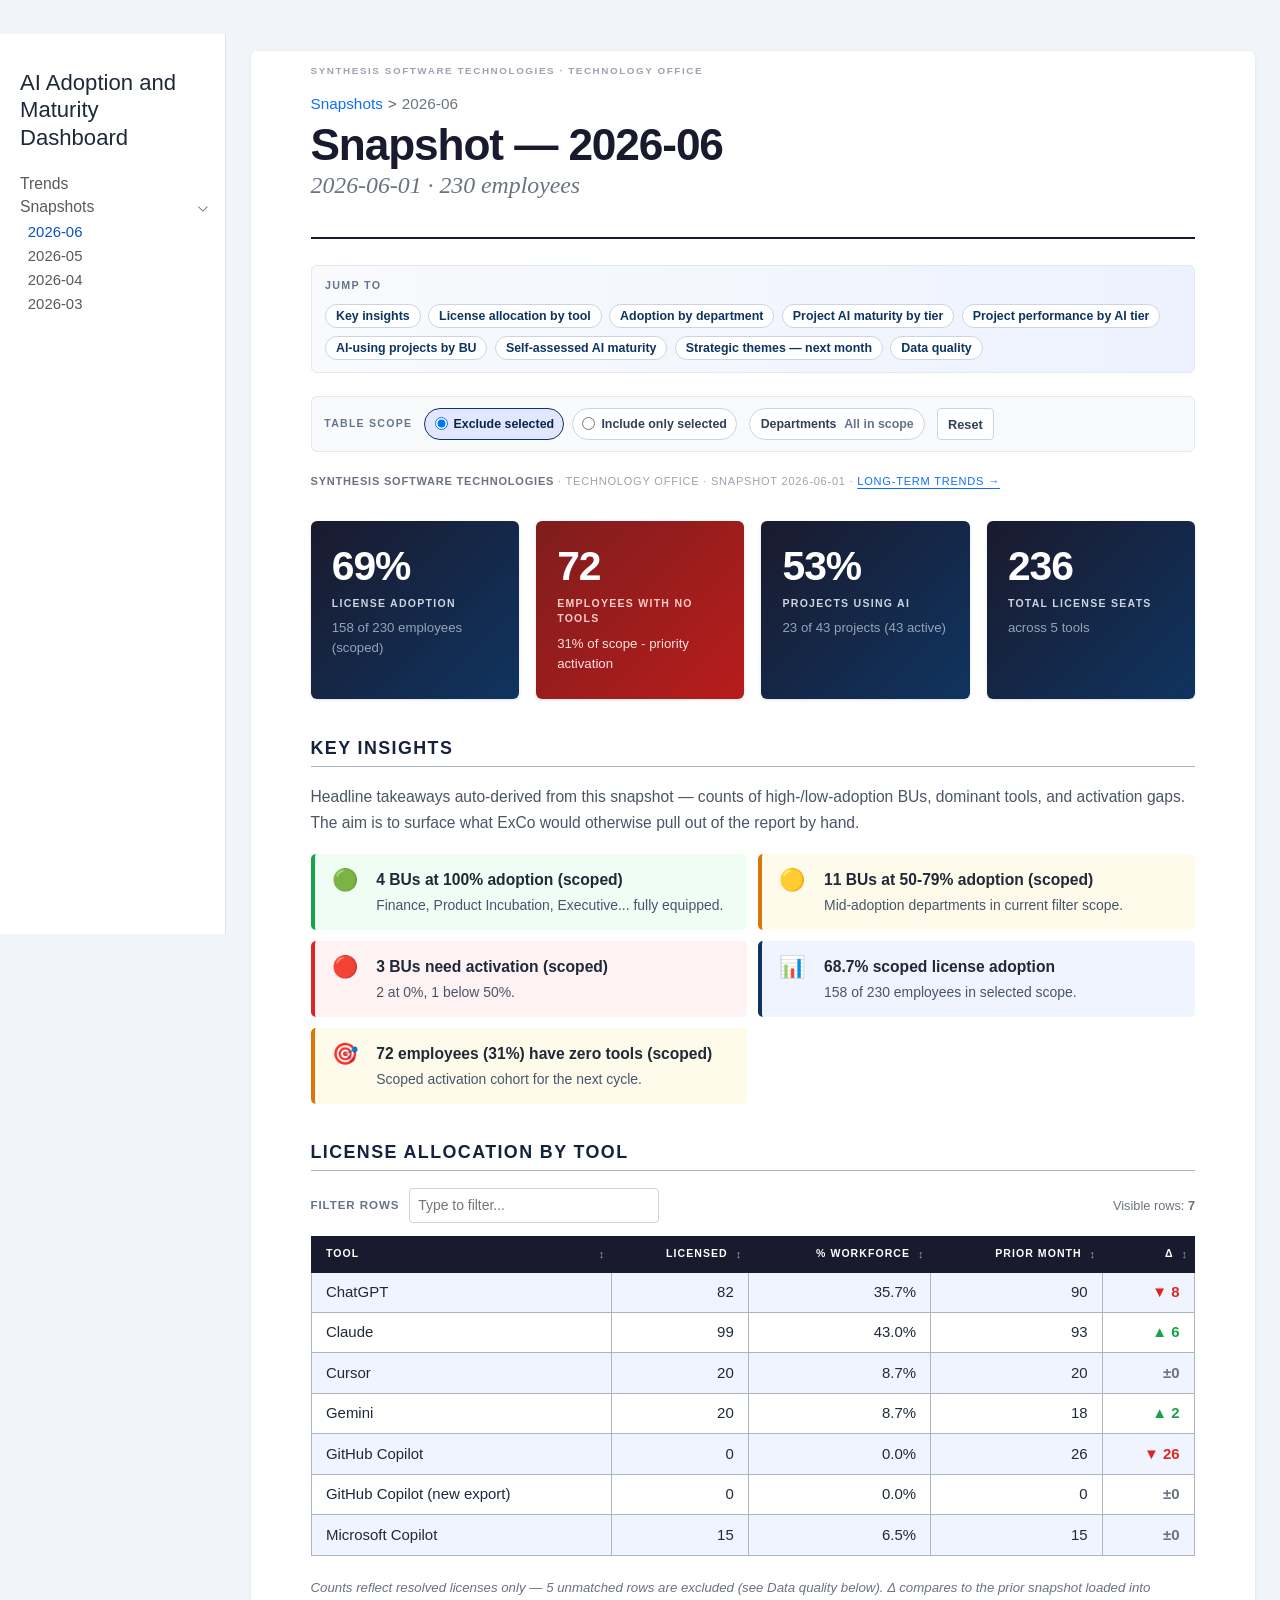
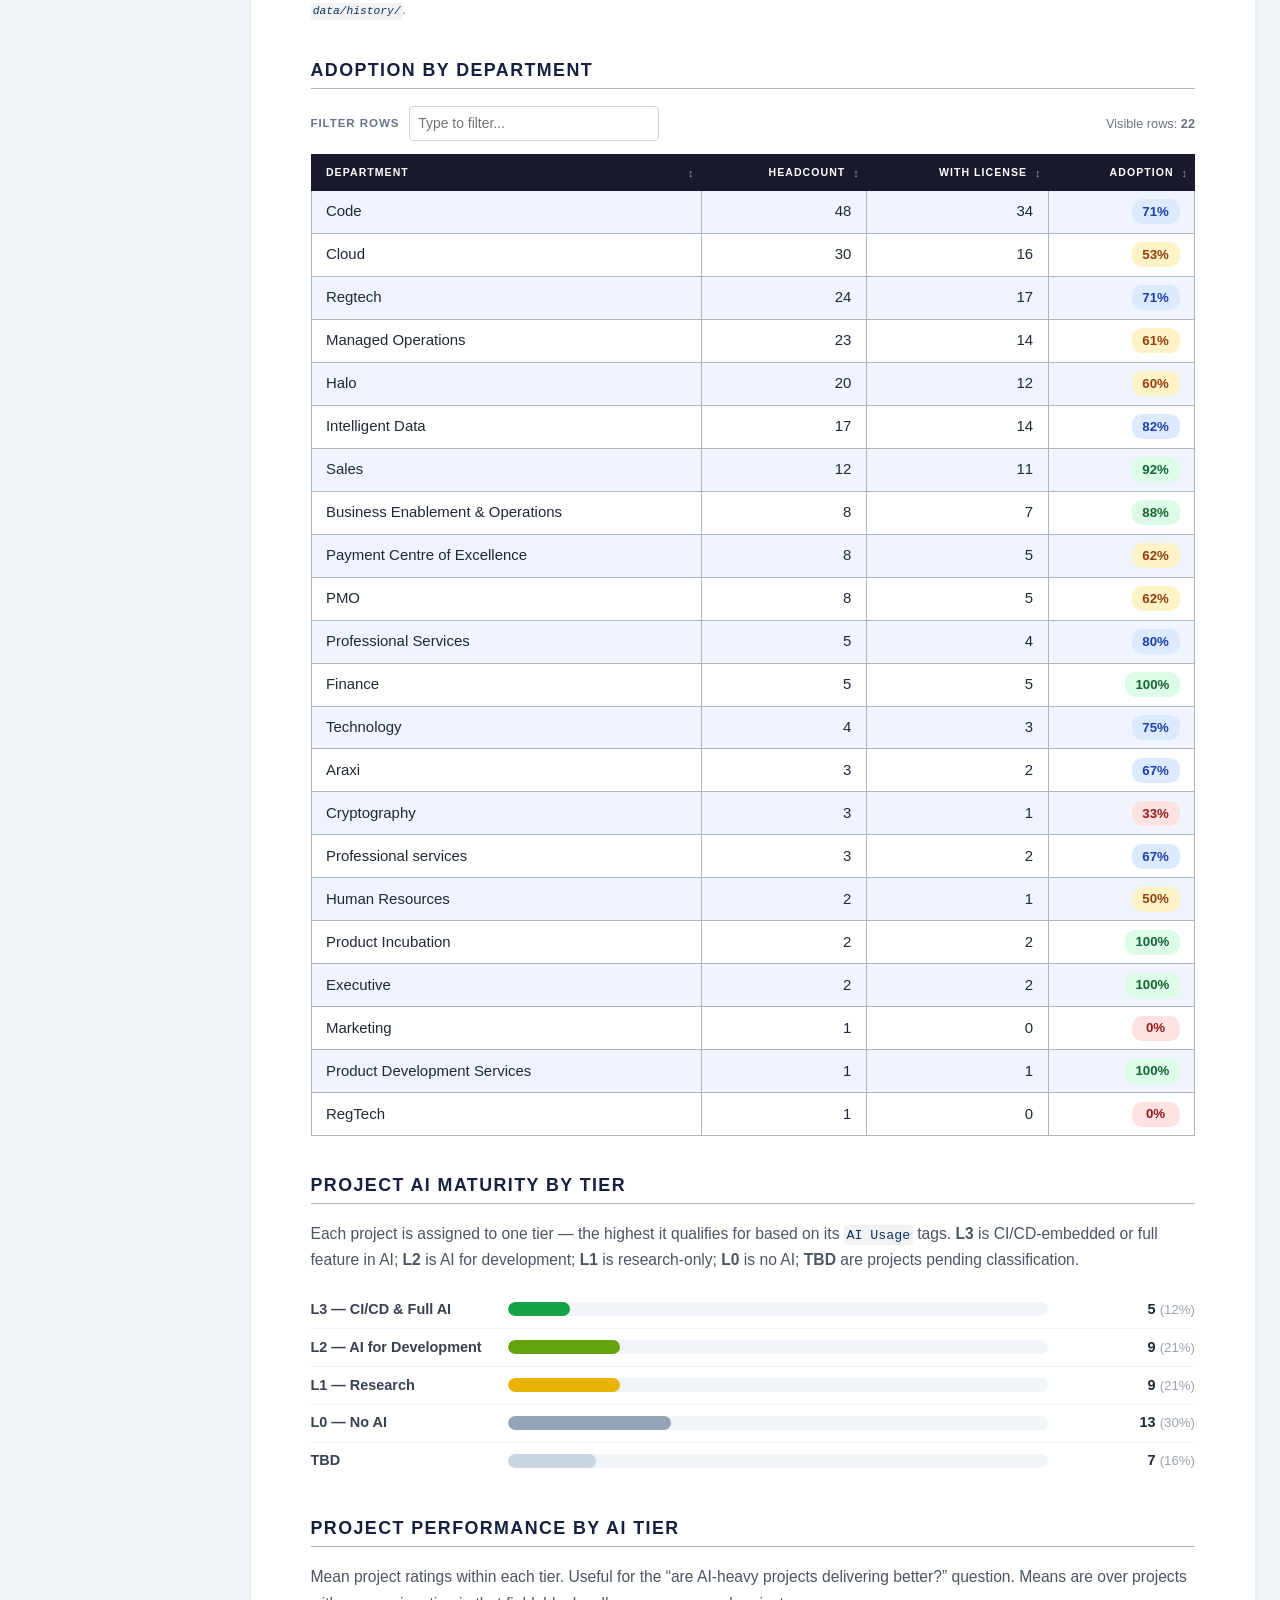
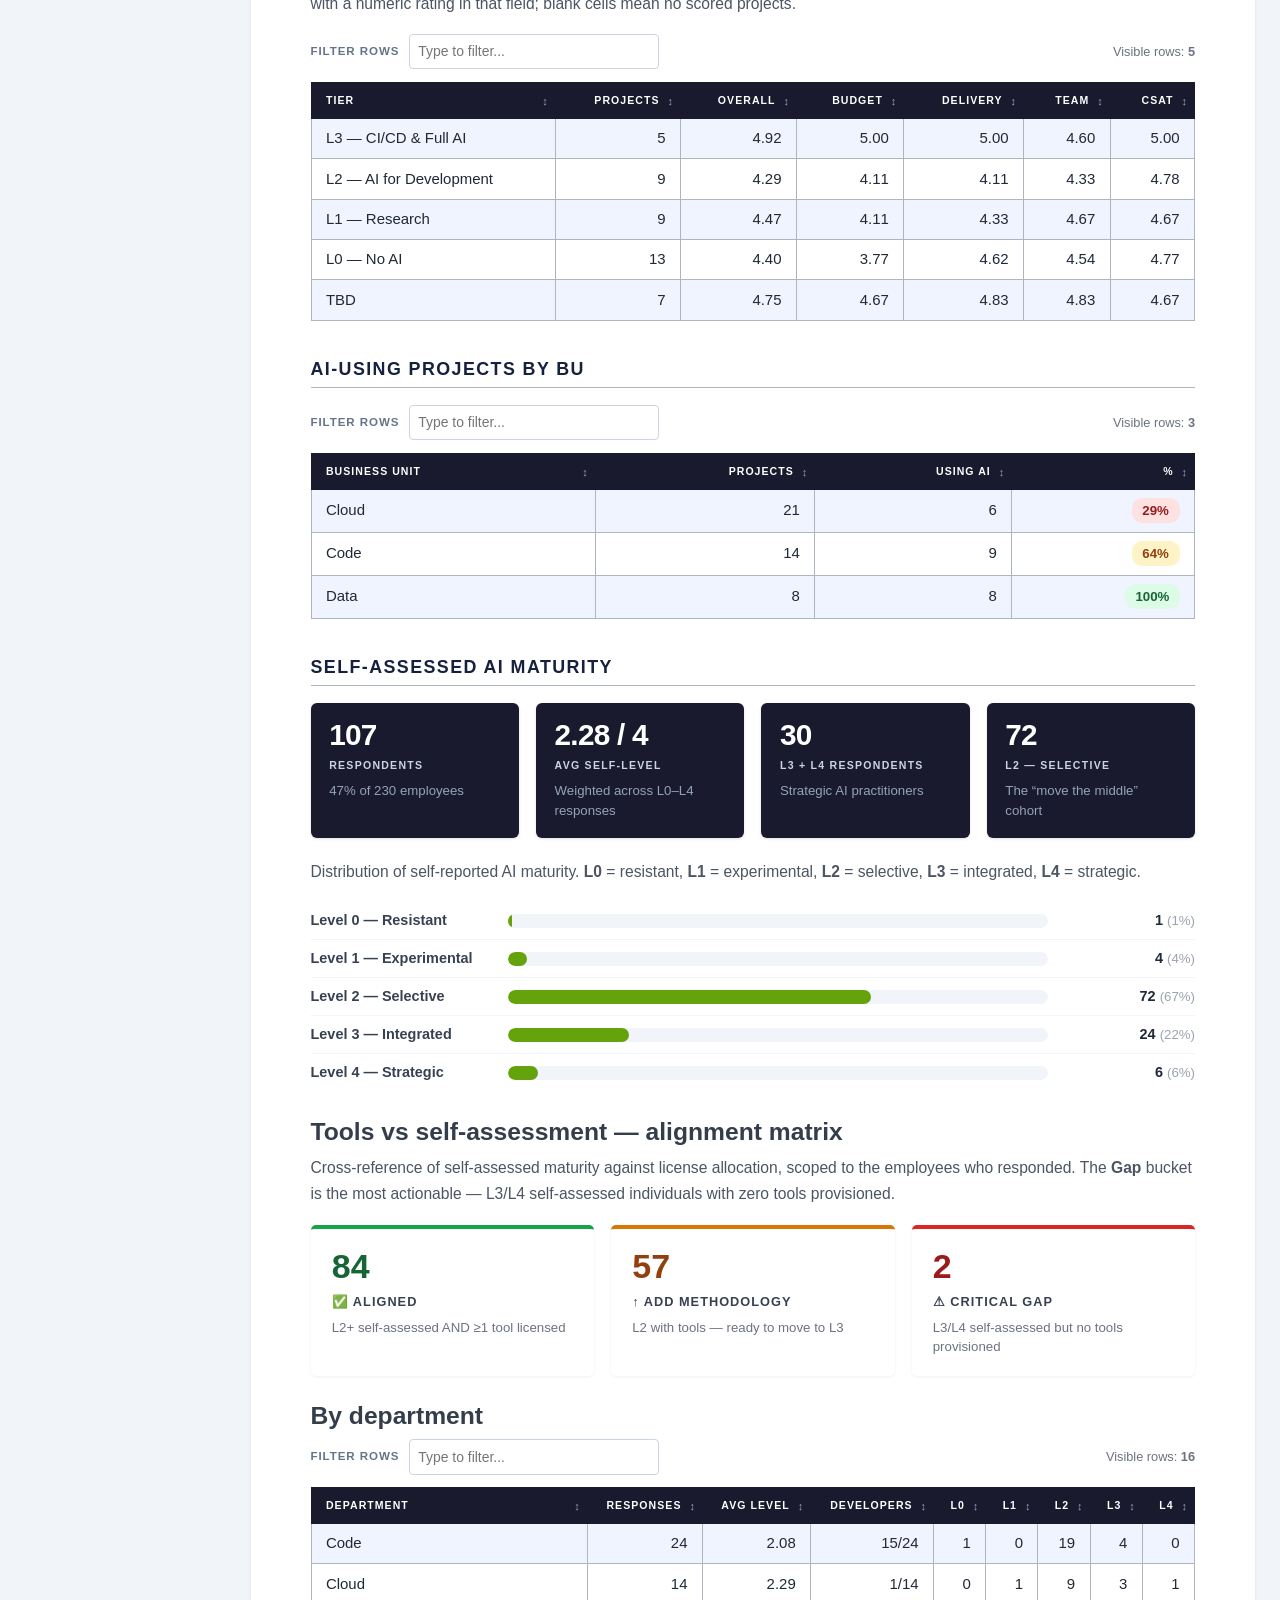
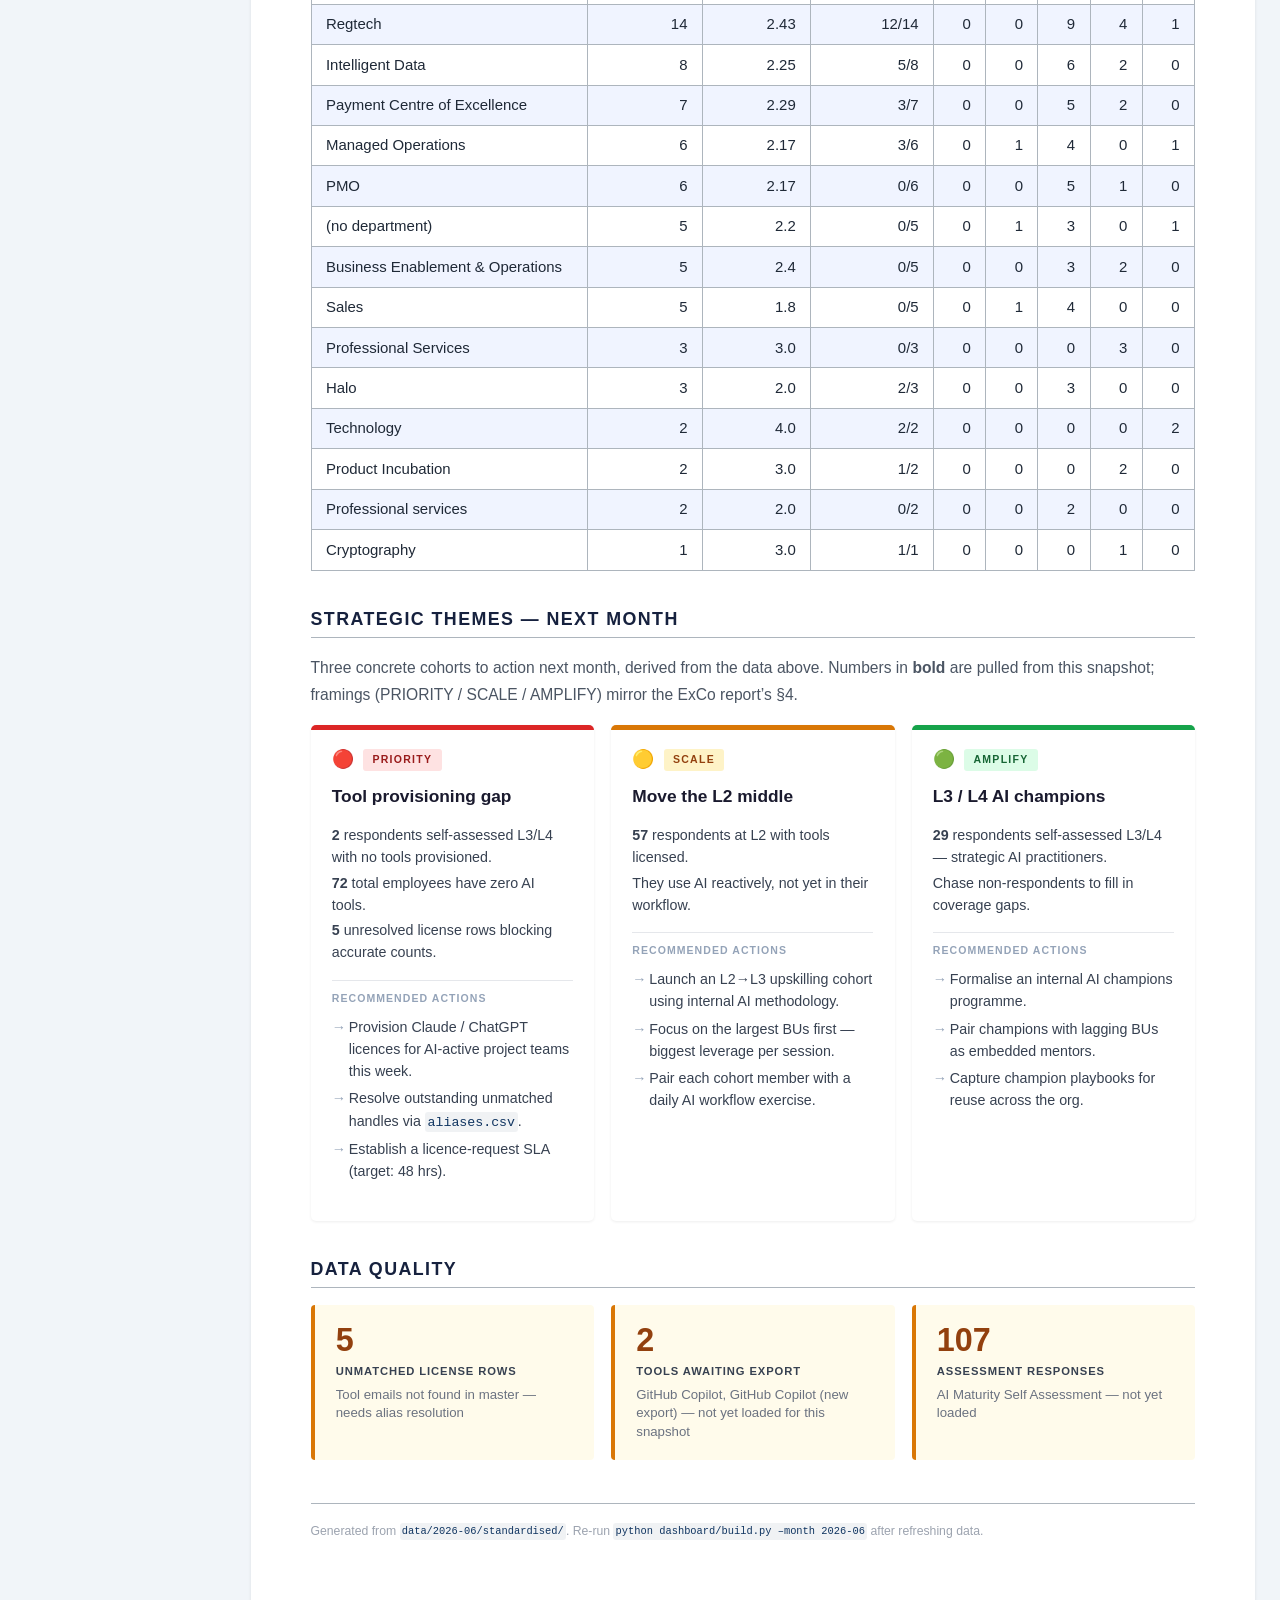
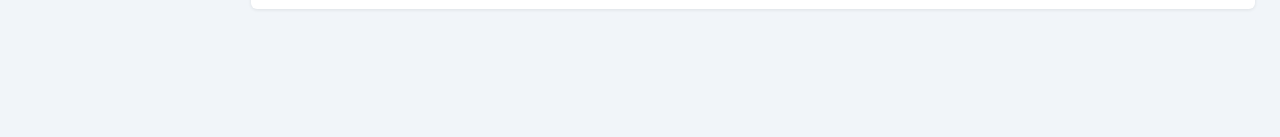
<file: dashboard/snapshot-2026-06.html>
<!DOCTYPE html>
<html xmlns="http://www.w3.org/1999/xhtml" lang="en" xml:lang="en"><head>

<meta charset="utf-8">
<meta name="generator" content="quarto-1.9.38">

<meta name="viewport" content="width=device-width, initial-scale=1.0, user-scalable=yes">


<title>Snapshot — 2026-06 – AI Adoption and Maturity Dashboard</title>
<style>
/* Default styles provided by pandoc.
** See https://pandoc.org/MANUAL.html#variables-for-html for config info.
*/
code{white-space: pre-wrap;}
span.smallcaps{font-variant: small-caps;}
div.columns{display: flex; gap: min(4vw, 1.5em);}
div.column{flex: auto; overflow-x: auto;}
div.hanging-indent{margin-left: 1.5em; text-indent: -1.5em;}
ul.task-list{list-style: none;}
ul.task-list li input[type="checkbox"] {
  width: 0.8em;
  margin: 0 0.8em 0.2em -1em; /* quarto-specific, see https://github.com/quarto-dev/quarto-cli/issues/4556 */ 
  vertical-align: middle;
}
</style>


<script src="site_libs/quarto-nav/quarto-nav.js"></script>
<script src="site_libs/quarto-nav/headroom.min.js"></script>
<script src="site_libs/clipboard/clipboard.min.js"></script>
<script src="site_libs/quarto-search/autocomplete.umd.js"></script>
<script src="site_libs/quarto-search/fuse.min.js"></script>
<script src="site_libs/quarto-search/quarto-search.js"></script>
<meta name="quarto:offset" content="./">
<script src="site_libs/quarto-html/quarto.js" type="module"></script>
<script src="site_libs/quarto-html/tabsets/tabsets.js" type="module"></script>
<script src="site_libs/quarto-html/popper.min.js"></script>
<script src="site_libs/quarto-html/tippy.umd.min.js"></script>
<script src="site_libs/quarto-html/anchor.min.js"></script>
<link href="site_libs/quarto-html/tippy.css" rel="stylesheet">
<link href="site_libs/quarto-html/quarto-syntax-highlighting-15634bcf2e68342d4ad2dfa704d543f6.css" rel="stylesheet" id="quarto-text-highlighting-styles">
<script src="site_libs/bootstrap/bootstrap.min.js"></script>
<link href="site_libs/bootstrap/bootstrap-icons.css" rel="stylesheet">
<link href="site_libs/bootstrap/bootstrap-b86dde86ee97a91b72380a44adb84af2.min.css" rel="stylesheet" append-hash="true" id="quarto-bootstrap" data-mode="light">
<script id="quarto-search-options" type="application/json">{
  "location": "sidebar",
  "copy-button": false,
  "collapse-after": 3,
  "panel-placement": "start",
  "type": "textbox",
  "limit": 50,
  "keyboard-shortcut": [
    "f",
    "/",
    "s"
  ],
  "show-item-context": false,
  "language": {
    "search-no-results-text": "No results",
    "search-matching-documents-text": "matching documents",
    "search-copy-link-title": "Copy link to search",
    "search-hide-matches-text": "Hide additional matches",
    "search-more-match-text": "more match in this document",
    "search-more-matches-text": "more matches in this document",
    "search-clear-button-title": "Clear",
    "search-text-placeholder": "",
    "search-detached-cancel-button-title": "Cancel",
    "search-submit-button-title": "Submit",
    "search-label": "Search"
  }
}</script>


<link rel="stylesheet" href="style.css">
</head>

<body class="nav-sidebar docked quarto-light">

<div id="quarto-search-results"></div>
  <header id="quarto-header" class="headroom fixed-top">
  <nav class="quarto-secondary-nav">
    <div class="container-fluid d-flex">
      <button type="button" class="quarto-btn-toggle btn" data-bs-toggle="collapse" role="button" data-bs-target=".quarto-sidebar-collapse-item" aria-controls="quarto-sidebar" aria-expanded="false" aria-label="Toggle sidebar navigation" onclick="if (window.quartoToggleHeadroom) { window.quartoToggleHeadroom(); }">
        <i class="bi bi-layout-text-sidebar-reverse"></i>
      </button>
        <nav class="quarto-page-breadcrumbs" aria-label="breadcrumb"><ol class="breadcrumb"><li class="breadcrumb-item"><a href="./snapshot-2026-06.html">Snapshots</a></li><li class="breadcrumb-item"><a href="./snapshot-2026-06.html">2026-06</a></li></ol></nav>
        <a class="flex-grow-1" role="navigation" data-bs-toggle="collapse" data-bs-target=".quarto-sidebar-collapse-item" aria-controls="quarto-sidebar" aria-expanded="false" aria-label="Toggle sidebar navigation" onclick="if (window.quartoToggleHeadroom) { window.quartoToggleHeadroom(); }">      
        </a>
    </div>
  </nav>
</header>
<!-- content -->
<div id="quarto-content" class="quarto-container page-columns page-rows-contents page-layout-full">
<!-- sidebar -->
  <nav id="quarto-sidebar" class="sidebar collapse collapse-horizontal quarto-sidebar-collapse-item sidebar-navigation docked overflow-auto">
    <div class="pt-lg-2 mt-2 text-left sidebar-header">
    <div class="sidebar-title mb-0 py-0">
      <a href="./">AI Adoption and Maturity Dashboard</a> 
    </div>
      </div>
    <div class="sidebar-menu-container"> 
    <ul class="list-unstyled mt-1">
        <li class="sidebar-item">
  <div class="sidebar-item-container"> 
  <a href="./index.html" class="sidebar-item-text sidebar-link">
 <span class="menu-text">Trends</span></a>
  </div>
</li>
        <li class="sidebar-item sidebar-item-section">
      <div class="sidebar-item-container"> 
            <a class="sidebar-item-text sidebar-link text-start" data-bs-toggle="collapse" data-bs-target="#quarto-sidebar-section-1" role="navigation" aria-expanded="true">
 <span class="menu-text">Snapshots</span></a>
          <a class="sidebar-item-toggle text-start" data-bs-toggle="collapse" data-bs-target="#quarto-sidebar-section-1" role="navigation" aria-expanded="true" aria-label="Toggle section">
            <i class="bi bi-chevron-right ms-2"></i>
          </a> 
      </div>
      <ul id="quarto-sidebar-section-1" class="collapse list-unstyled sidebar-section depth1 show">  
          <li class="sidebar-item">
  <div class="sidebar-item-container"> 
  <a href="./snapshot-2026-06.html" class="sidebar-item-text sidebar-link active">
 <span class="menu-text">2026-06</span></a>
  </div>
</li>
          <li class="sidebar-item">
  <div class="sidebar-item-container"> 
  <a href="./snapshot-2026-05.html" class="sidebar-item-text sidebar-link">
 <span class="menu-text">2026-05</span></a>
  </div>
</li>
          <li class="sidebar-item">
  <div class="sidebar-item-container"> 
  <a href="./snapshot-2026-04.html" class="sidebar-item-text sidebar-link">
 <span class="menu-text">2026-04</span></a>
  </div>
</li>
          <li class="sidebar-item">
  <div class="sidebar-item-container"> 
  <a href="./snapshot-2026-03.html" class="sidebar-item-text sidebar-link">
 <span class="menu-text">2026-03</span></a>
  </div>
</li>
      </ul>
  </li>
    </ul>
    </div>
</nav>
<div id="quarto-sidebar-glass" class="quarto-sidebar-collapse-item" data-bs-toggle="collapse" data-bs-target=".quarto-sidebar-collapse-item"></div>
<!-- margin-sidebar -->
    
<!-- main -->
<main class="content column-page-right" id="quarto-document-content">

<header id="title-block-header" class="quarto-title-block default"><nav class="quarto-page-breadcrumbs quarto-title-breadcrumbs d-none d-lg-block" aria-label="breadcrumb"><ol class="breadcrumb"><li class="breadcrumb-item"><a href="./snapshot-2026-06.html">Snapshots</a></li><li class="breadcrumb-item"><a href="./snapshot-2026-06.html">2026-06</a></li></ol></nav>
<div class="quarto-title">
<h1 class="title">Snapshot — 2026-06</h1>
<p class="subtitle lead">2026-06-01 · 230 employees</p>
</div>



<div class="quarto-title-meta column-page-right">

    
  
    
  </div>
  


</header>


<p class="doc-meta">
<strong>Synthesis Software Technologies</strong> · Technology Office · Snapshot 2026-06-01 · <a href="index.html">long-term trends →</a>
</p>
<div class="kpi-grid">
<div class="kpi">
<div class="kpi-value">
69%
</div>
<div class="kpi-label">
License adoption
</div>
<div class="kpi-sub">
158 of 230 employees
</div>
</div>
<div class="kpi kpi-alert">
<div class="kpi-value">
72
</div>
<div class="kpi-label">
Employees with no tools
</div>
<div class="kpi-sub">
31% of org — priority activation
</div>
</div>
<div class="kpi">
<div class="kpi-value">
53%
</div>
<div class="kpi-label">
Projects using AI
</div>
<div class="kpi-sub">
23 of 43 projects (43 active)
</div>
</div>
<div class="kpi">
<div class="kpi-value">
236
</div>
<div class="kpi-label">
Total license seats
</div>
<div class="kpi-sub">
across 5 tools
</div>
</div>
</div>
<section id="key-insights" class="level2">
<h2 class="anchored" data-anchor-id="key-insights">Key insights</h2>
<p>
Headline takeaways auto-derived from this snapshot — counts of high-/low-adoption BUs, dominant tools, and activation gaps. The aim is to surface what ExCo would otherwise pull out of the report by hand.
</p>
<div class="insight-grid">
<div class="insight insight-green">
<span class="insight-icon">🟢</span>
<div>
<div class="insight-headline">
4 BUs at 100% adoption
</div>
<div class="insight-detail">
Finance, Product Incubation, Executive… fully equipped.
</div>
</div>
</div>
<div class="insight insight-amber">
<span class="insight-icon">🟡</span>
<div>
<div class="insight-headline">
11 BUs at 50–79% adoption
</div>
<div class="insight-detail">
Capacity to close quickly with targeted activation.
</div>
</div>
</div>
<div class="insight insight-red">
<span class="insight-icon">🔴</span>
<div>
<div class="insight-headline">
3 BUs need activation
</div>
<div class="insight-detail">
2 BUs at 0%: Marketing, RegTech; 1 below 50%.
</div>
</div>
</div>
<div class="insight insight-blue">
<span class="insight-icon">🤖</span>
<div>
<div class="insight-headline">
Claude is most-used (43%)
</div>
<div class="insight-detail">
99 of 230 employees licensed. Niche tools (&lt;15%): Cursor, Gemini, Microsoft Copilot.
</div>
</div>
</div>
<div class="insight insight-blue">
<span class="insight-icon">📊</span>
<div>
<div class="insight-headline">
68.7% overall — ahead of PS industry median (~55–60%)
</div>
<div class="insight-detail">
Licensed = at least one AI tool seat resolved to the employee.
</div>
</div>
</div>
<div class="insight insight-amber">
<span class="insight-icon">🎯</span>
<div>
<div class="insight-headline">
72 employees (31%) have zero tools
</div>
<div class="insight-detail">
Priority activation cohort for next month.
</div>
</div>
</div>
</div>
</section>
<section id="license-allocation-by-tool" class="level2">
<h2 class="anchored" data-anchor-id="license-allocation-by-tool">License allocation by tool</h2>
<table class="adoption-table">
<thead>
<tr>
<th>
Tool
</th>
<th>
Licensed
</th>
<th>
% workforce
</th>
<th>
Prior month
</th>
<th>
Δ
</th>
</tr>
</thead>
<tbody>
<tr>
<td>
ChatGPT
</td>
<td>
82
</td>
<td>
35.7%
</td>
<td>
90
</td>
<td>
<span class="delta-down">▼ 8</span>
</td>
</tr>
<tr>
<td>
Claude
</td>
<td>
99
</td>
<td>
43.0%
</td>
<td>
93
</td>
<td>
<span class="delta-up">▲ 6</span>
</td>
</tr>
<tr>
<td>
Cursor
</td>
<td>
20
</td>
<td>
8.7%
</td>
<td>
20
</td>
<td>
<span class="delta-flat">±0</span>
</td>
</tr>
<tr>
<td>
Gemini
</td>
<td>
20
</td>
<td>
8.7%
</td>
<td>
18
</td>
<td>
<span class="delta-up">▲ 2</span>
</td>
</tr>
<tr>
<td>
GitHub Copilot
</td>
<td>
0
</td>
<td>
0.0%
</td>
<td>
26
</td>
<td>
<span class="delta-down">▼ 26</span>
</td>
</tr>
<tr>
<td>
GitHub Copilot (new export)
</td>
<td>
0
</td>
<td>
0.0%
</td>
<td>
0
</td>
<td>
<span class="delta-flat">±0</span>
</td>
</tr>
<tr>
<td>
Microsoft Copilot
</td>
<td>
15
</td>
<td>
6.5%
</td>
<td>
15
</td>
<td>
<span class="delta-flat">±0</span>
</td>
</tr>
</tbody>
</table>
<p class="note">
Counts reflect resolved licenses only — 5 unmatched rows are excluded (see Data quality below). Δ compares to the prior snapshot loaded into <code>data/history/</code>.
</p>
</section>
<section id="adoption-by-department" class="level2">
<h2 class="anchored" data-anchor-id="adoption-by-department">Adoption by department</h2>
<table class="adoption-table">
<thead>
<tr>
<th>
Department
</th>
<th>
Headcount
</th>
<th>
With license
</th>
<th>
Adoption
</th>
</tr>
</thead>
<tbody>
<tr>
<td>
Code
</td>
<td>
48
</td>
<td>
34
</td>
<td>
<span class="pct-pill tier-good">71%</span>
</td>
</tr>
<tr>
<td>
Cloud
</td>
<td>
30
</td>
<td>
16
</td>
<td>
<span class="pct-pill tier-fair">53%</span>
</td>
</tr>
<tr>
<td>
Regtech
</td>
<td>
24
</td>
<td>
17
</td>
<td>
<span class="pct-pill tier-good">71%</span>
</td>
</tr>
<tr>
<td>
Managed Operations
</td>
<td>
23
</td>
<td>
14
</td>
<td>
<span class="pct-pill tier-fair">61%</span>
</td>
</tr>
<tr>
<td>
Halo
</td>
<td>
20
</td>
<td>
12
</td>
<td>
<span class="pct-pill tier-fair">60%</span>
</td>
</tr>
<tr>
<td>
Intelligent Data
</td>
<td>
17
</td>
<td>
14
</td>
<td>
<span class="pct-pill tier-good">82%</span>
</td>
</tr>
<tr>
<td>
Sales
</td>
<td>
12
</td>
<td>
11
</td>
<td>
<span class="pct-pill tier-excellent">92%</span>
</td>
</tr>
<tr>
<td>
Business Enablement &amp; Operations
</td>
<td>
8
</td>
<td>
7
</td>
<td>
<span class="pct-pill tier-excellent">88%</span>
</td>
</tr>
<tr>
<td>
Payment Centre of Excellence
</td>
<td>
8
</td>
<td>
5
</td>
<td>
<span class="pct-pill tier-fair">62%</span>
</td>
</tr>
<tr>
<td>
PMO
</td>
<td>
8
</td>
<td>
5
</td>
<td>
<span class="pct-pill tier-fair">62%</span>
</td>
</tr>
<tr>
<td>
Professional Services
</td>
<td>
5
</td>
<td>
4
</td>
<td>
<span class="pct-pill tier-good">80%</span>
</td>
</tr>
<tr>
<td>
Finance
</td>
<td>
5
</td>
<td>
5
</td>
<td>
<span class="pct-pill tier-excellent">100%</span>
</td>
</tr>
<tr>
<td>
Technology
</td>
<td>
4
</td>
<td>
3
</td>
<td>
<span class="pct-pill tier-good">75%</span>
</td>
</tr>
<tr>
<td>
Araxi
</td>
<td>
3
</td>
<td>
2
</td>
<td>
<span class="pct-pill tier-good">67%</span>
</td>
</tr>
<tr>
<td>
Cryptography
</td>
<td>
3
</td>
<td>
1
</td>
<td>
<span class="pct-pill tier-poor">33%</span>
</td>
</tr>
<tr>
<td>
Professional services
</td>
<td>
3
</td>
<td>
2
</td>
<td>
<span class="pct-pill tier-good">67%</span>
</td>
</tr>
<tr>
<td>
Human Resources
</td>
<td>
2
</td>
<td>
1
</td>
<td>
<span class="pct-pill tier-fair">50%</span>
</td>
</tr>
<tr>
<td>
Product Incubation
</td>
<td>
2
</td>
<td>
2
</td>
<td>
<span class="pct-pill tier-excellent">100%</span>
</td>
</tr>
<tr>
<td>
Executive
</td>
<td>
2
</td>
<td>
2
</td>
<td>
<span class="pct-pill tier-excellent">100%</span>
</td>
</tr>
<tr>
<td>
Marketing
</td>
<td>
1
</td>
<td>
0
</td>
<td>
<span class="pct-pill tier-poor">0%</span>
</td>
</tr>
<tr>
<td>
Product Development Services
</td>
<td>
1
</td>
<td>
1
</td>
<td>
<span class="pct-pill tier-excellent">100%</span>
</td>
</tr>
<tr>
<td>
RegTech
</td>
<td>
1
</td>
<td>
0
</td>
<td>
<span class="pct-pill tier-poor">0%</span>
</td>
</tr>
</tbody>
</table>
</section>
<section id="project-ai-maturity-by-tier" class="level2">
<h2 class="anchored" data-anchor-id="project-ai-maturity-by-tier">Project AI maturity by tier</h2>
<p>
Each project is assigned to one tier — the highest it qualifies for based on its <code>AI Usage</code> tags. <strong>L3</strong> is CI/CD-embedded or full feature in AI; <strong>L2</strong> is AI for development; <strong>L1</strong> is research-only; <strong>L0</strong> is no AI; <strong>TBD</strong> are projects pending classification.
</p>
<div class="bar-block">
<div class="bar-row tier-l3">
<span class="bar-label">L3 — CI/CD &amp; Full AI</span>
<div class="bar-track">
<div class="bar-fill" style="width:11.6%">

</div>
</div>
<span class="bar-value">5 <span class="bar-pct">(12%)</span></span>
</div>
<div class="bar-row tier-l2">
<span class="bar-label">L2 — AI for Development</span>
<div class="bar-track">
<div class="bar-fill" style="width:20.9%">

</div>
</div>
<span class="bar-value">9 <span class="bar-pct">(21%)</span></span>
</div>
<div class="bar-row tier-l1">
<span class="bar-label">L1 — Research</span>
<div class="bar-track">
<div class="bar-fill" style="width:20.9%">

</div>
</div>
<span class="bar-value">9 <span class="bar-pct">(21%)</span></span>
</div>
<div class="bar-row tier-l0">
<span class="bar-label">L0 — No AI</span>
<div class="bar-track">
<div class="bar-fill" style="width:30.2%">

</div>
</div>
<span class="bar-value">13 <span class="bar-pct">(30%)</span></span>
</div>
<div class="bar-row tier-tbd">
<span class="bar-label">TBD</span>
<div class="bar-track">
<div class="bar-fill" style="width:16.3%">

</div>
</div>
<span class="bar-value">7 <span class="bar-pct">(16%)</span></span>
</div>
</div>
</section>
<section id="project-performance-by-ai-tier" class="level2">
<h2 class="anchored" data-anchor-id="project-performance-by-ai-tier">Project performance by AI tier</h2>
<p>
Mean project ratings within each tier. Useful for the “are AI-heavy projects delivering better?” question. Means are over projects with a numeric rating in that field; blank cells mean no scored projects.
</p>
<table class="adoption-table">
<thead>
<tr>
<th>
Tier
</th>
<th>
Projects
</th>
<th>
Overall
</th>
<th>
Budget
</th>
<th>
Delivery
</th>
<th>
Team
</th>
<th>
CSAT
</th>
</tr>
</thead>
<tbody>
<tr>
<td>
L3 — CI/CD &amp; Full AI
</td>
<td>
5
</td>
<td>
4.92
</td>
<td>
5.00
</td>
<td>
5.00
</td>
<td>
4.60
</td>
<td>
5.00
</td>
</tr>
<tr>
<td>
L2 — AI for Development
</td>
<td>
9
</td>
<td>
4.29
</td>
<td>
4.11
</td>
<td>
4.11
</td>
<td>
4.33
</td>
<td>
4.78
</td>
</tr>
<tr>
<td>
L1 — Research
</td>
<td>
9
</td>
<td>
4.47
</td>
<td>
4.11
</td>
<td>
4.33
</td>
<td>
4.67
</td>
<td>
4.67
</td>
</tr>
<tr>
<td>
L0 — No AI
</td>
<td>
13
</td>
<td>
4.40
</td>
<td>
3.77
</td>
<td>
4.62
</td>
<td>
4.54
</td>
<td>
4.77
</td>
</tr>
<tr>
<td>
TBD
</td>
<td>
7
</td>
<td>
4.75
</td>
<td>
4.67
</td>
<td>
4.83
</td>
<td>
4.83
</td>
<td>
4.67
</td>
</tr>
</tbody>
</table>
</section>
<section id="ai-using-projects-by-bu" class="level2">
<h2 class="anchored" data-anchor-id="ai-using-projects-by-bu">AI-using projects by BU</h2>
<table class="adoption-table">
<thead>
<tr>
<th>
Business Unit
</th>
<th>
Projects
</th>
<th>
Using AI
</th>
<th>
%
</th>
</tr>
</thead>
<tbody>
<tr>
<td>
Cloud
</td>
<td>
21
</td>
<td>
6
</td>
<td>
<span class="pct-pill tier-poor">29%</span>
</td>
</tr>
<tr>
<td>
Code
</td>
<td>
14
</td>
<td>
9
</td>
<td>
<span class="pct-pill tier-fair">64%</span>
</td>
</tr>
<tr>
<td>
Data
</td>
<td>
8
</td>
<td>
8
</td>
<td>
<span class="pct-pill tier-excellent">100%</span>
</td>
</tr>
</tbody>
</table>
</section>
<section id="self-assessed-ai-maturity" class="level2">
<h2 class="anchored" data-anchor-id="self-assessed-ai-maturity">Self-assessed AI maturity</h2>
<div class="kpi-grid kpi-grid-secondary">
<div class="kpi">
<div class="kpi-value">
107
</div>
<div class="kpi-label">
Respondents
</div>
<div class="kpi-sub">
47% of 230 employees
</div>
</div>
<div class="kpi">
<div class="kpi-value">
2.28 / 4
</div>
<div class="kpi-label">
Avg self-level
</div>
<div class="kpi-sub">
Weighted across L0–L4 responses
</div>
</div>
<div class="kpi">
<div class="kpi-value">
30
</div>
<div class="kpi-label">
L3 + L4 respondents
</div>
<div class="kpi-sub">
Strategic AI practitioners
</div>
</div>
<div class="kpi">
<div class="kpi-value">
72
</div>
<div class="kpi-label">
L2 — Selective
</div>
<div class="kpi-sub">
The “move the middle” cohort
</div>
</div>
</div>
<p>
Distribution of self-reported AI maturity. <strong>L0</strong> = resistant, <strong>L1</strong> = experimental, <strong>L2</strong> = selective, <strong>L3</strong> = integrated, <strong>L4</strong> = strategic.
</p>
<div class="bar-block">
<div class="bar-row tier-l2">
<span class="bar-label">Level 0 — Resistant</span>
<div class="bar-track">
<div class="bar-fill" style="width:0.9%">

</div>
</div>
<span class="bar-value">1 <span class="bar-pct">(1%)</span></span>
</div>
<div class="bar-row tier-l2">
<span class="bar-label">Level 1 — Experimental</span>
<div class="bar-track">
<div class="bar-fill" style="width:3.7%">

</div>
</div>
<span class="bar-value">4 <span class="bar-pct">(4%)</span></span>
</div>
<div class="bar-row tier-l2">
<span class="bar-label">Level 2 — Selective</span>
<div class="bar-track">
<div class="bar-fill" style="width:67.3%">

</div>
</div>
<span class="bar-value">72 <span class="bar-pct">(67%)</span></span>
</div>
<div class="bar-row tier-l2">
<span class="bar-label">Level 3 — Integrated</span>
<div class="bar-track">
<div class="bar-fill" style="width:22.4%">

</div>
</div>
<span class="bar-value">24 <span class="bar-pct">(22%)</span></span>
</div>
<div class="bar-row tier-l2">
<span class="bar-label">Level 4 — Strategic</span>
<div class="bar-track">
<div class="bar-fill" style="width:5.6%">

</div>
</div>
<span class="bar-value">6 <span class="bar-pct">(6%)</span></span>
</div>
</div>
<section id="tools-vs-self-assessment-alignment-matrix" class="level3">
<h3 class="anchored" data-anchor-id="tools-vs-self-assessment-alignment-matrix">Tools vs self-assessment — alignment matrix</h3>
<p>
Cross-reference of self-assessed maturity against license allocation, scoped to the employees who responded. The <strong>Gap</strong> bucket is the most actionable — L3/L4 self-assessed individuals with zero tools provisioned.
</p>
<div class="align-grid">
<div class="align-card align-good">
<div class="align-value">
84
</div>
<div class="align-label">
✅ Aligned
</div>
<div class="align-sub">
L2+ self-assessed AND ≥1 tool licensed
</div>
</div>
<div class="align-card align-warn">
<div class="align-value">
57
</div>
<div class="align-label">
↑ Add methodology
</div>
<div class="align-sub">
L2 with tools — ready to move to L3
</div>
</div>
<div class="align-card align-danger">
<div class="align-value">
2
</div>
<div class="align-label">
⚠ Critical gap
</div>
<div class="align-sub">
L3/L4 self-assessed but no tools provisioned
</div>
</div>
</div>
</section>
<section id="by-department" class="level3">
<h3 class="anchored" data-anchor-id="by-department">By department</h3>
<table class="adoption-table">
<thead>
<tr>
<th>
Department
</th>
<th>
Responses
</th>
<th>
Avg level
</th>
<th>
Developers
</th>
<th>
L0
</th>
<th>
L1
</th>
<th>
L2
</th>
<th>
L3
</th>
<th>
L4
</th>
</tr>
</thead>
<tbody>
<tr>
<td>
Code
</td>
<td>
24
</td>
<td>
2.08
</td>
<td>
15/24
</td>
<td>
1
</td>
<td>
0
</td>
<td>
19
</td>
<td>
4
</td>
<td>
0
</td>
</tr>
<tr>
<td>
Cloud
</td>
<td>
14
</td>
<td>
2.29
</td>
<td>
1/14
</td>
<td>
0
</td>
<td>
1
</td>
<td>
9
</td>
<td>
3
</td>
<td>
1
</td>
</tr>
<tr>
<td>
Regtech
</td>
<td>
14
</td>
<td>
2.43
</td>
<td>
12/14
</td>
<td>
0
</td>
<td>
0
</td>
<td>
9
</td>
<td>
4
</td>
<td>
1
</td>
</tr>
<tr>
<td>
Intelligent Data
</td>
<td>
8
</td>
<td>
2.25
</td>
<td>
5/8
</td>
<td>
0
</td>
<td>
0
</td>
<td>
6
</td>
<td>
2
</td>
<td>
0
</td>
</tr>
<tr>
<td>
Payment Centre of Excellence
</td>
<td>
7
</td>
<td>
2.29
</td>
<td>
3/7
</td>
<td>
0
</td>
<td>
0
</td>
<td>
5
</td>
<td>
2
</td>
<td>
0
</td>
</tr>
<tr>
<td>
Managed Operations
</td>
<td>
6
</td>
<td>
2.17
</td>
<td>
3/6
</td>
<td>
0
</td>
<td>
1
</td>
<td>
4
</td>
<td>
0
</td>
<td>
1
</td>
</tr>
<tr>
<td>
PMO
</td>
<td>
6
</td>
<td>
2.17
</td>
<td>
0/6
</td>
<td>
0
</td>
<td>
0
</td>
<td>
5
</td>
<td>
1
</td>
<td>
0
</td>
</tr>
<tr>
<td>
(no department)
</td>
<td>
5
</td>
<td>
2.2
</td>
<td>
0/5
</td>
<td>
0
</td>
<td>
1
</td>
<td>
3
</td>
<td>
0
</td>
<td>
1
</td>
</tr>
<tr>
<td>
Business Enablement &amp; Operations
</td>
<td>
5
</td>
<td>
2.4
</td>
<td>
0/5
</td>
<td>
0
</td>
<td>
0
</td>
<td>
3
</td>
<td>
2
</td>
<td>
0
</td>
</tr>
<tr>
<td>
Sales
</td>
<td>
5
</td>
<td>
1.8
</td>
<td>
0/5
</td>
<td>
0
</td>
<td>
1
</td>
<td>
4
</td>
<td>
0
</td>
<td>
0
</td>
</tr>
<tr>
<td>
Professional Services
</td>
<td>
3
</td>
<td>
3.0
</td>
<td>
0/3
</td>
<td>
0
</td>
<td>
0
</td>
<td>
0
</td>
<td>
3
</td>
<td>
0
</td>
</tr>
<tr>
<td>
Halo
</td>
<td>
3
</td>
<td>
2.0
</td>
<td>
2/3
</td>
<td>
0
</td>
<td>
0
</td>
<td>
3
</td>
<td>
0
</td>
<td>
0
</td>
</tr>
<tr>
<td>
Technology
</td>
<td>
2
</td>
<td>
4.0
</td>
<td>
2/2
</td>
<td>
0
</td>
<td>
0
</td>
<td>
0
</td>
<td>
0
</td>
<td>
2
</td>
</tr>
<tr>
<td>
Product Incubation
</td>
<td>
2
</td>
<td>
3.0
</td>
<td>
1/2
</td>
<td>
0
</td>
<td>
0
</td>
<td>
0
</td>
<td>
2
</td>
<td>
0
</td>
</tr>
<tr>
<td>
Professional services
</td>
<td>
2
</td>
<td>
2.0
</td>
<td>
0/2
</td>
<td>
0
</td>
<td>
0
</td>
<td>
2
</td>
<td>
0
</td>
<td>
0
</td>
</tr>
<tr>
<td>
Cryptography
</td>
<td>
1
</td>
<td>
3.0
</td>
<td>
1/1
</td>
<td>
0
</td>
<td>
0
</td>
<td>
0
</td>
<td>
1
</td>
<td>
0
</td>
</tr>
</tbody>
</table>
</section>
</section>
<section id="strategic-themes-next-month" class="level2">
<h2 class="anchored" data-anchor-id="strategic-themes-next-month">Strategic themes — next month</h2>
<p>
Three concrete cohorts to action next month, derived from the data above. Numbers in <strong>bold</strong> are pulled from this snapshot; framings (PRIORITY / SCALE / AMPLIFY) mirror the ExCo report’s §4.
</p>
<div class="theme-grid">
<div class="theme-card theme-red">
<div class="theme-header">
<span class="theme-icon">🔴</span><span class="theme-badge">PRIORITY</span>
</div>
<div class="theme-title">
Tool provisioning gap
</div>
<ul class="theme-body">
<li>
<strong>2</strong> respondents self-assessed L3/L4 with no tools provisioned.
</li>
<li>
<strong>72</strong> total employees have zero AI tools.
</li>
<li>
<strong>5</strong> unresolved license rows blocking accurate counts.
</li>
</ul>
<div class="theme-divider">
Recommended actions
</div>
<ul class="theme-actions">
<li>
Provision Claude / ChatGPT licences for AI-active project teams this week.
</li>
<li>
Resolve outstanding unmatched handles via <code>aliases.csv</code>.
</li>
<li>
Establish a licence-request SLA (target: 48 hrs).
</li>
</ul>
</div>
<div class="theme-card theme-amber">
<div class="theme-header">
<span class="theme-icon">🟡</span><span class="theme-badge">SCALE</span>
</div>
<div class="theme-title">
Move the L2 middle
</div>
<ul class="theme-body">
<li>
<strong>57</strong> respondents at L2 with tools licensed.
</li>
<li>
They use AI reactively, not yet in their workflow.
</li>
</ul>
<div class="theme-divider">
Recommended actions
</div>
<ul class="theme-actions">
<li>
Launch an L2→L3 upskilling cohort using internal AI methodology.
</li>
<li>
Focus on the largest BUs first — biggest leverage per session.
</li>
<li>
Pair each cohort member with a daily AI workflow exercise.
</li>
</ul>
</div>
<div class="theme-card theme-green">
<div class="theme-header">
<span class="theme-icon">🟢</span><span class="theme-badge">AMPLIFY</span>
</div>
<div class="theme-title">
L3 / L4 AI champions
</div>
<ul class="theme-body">
<li>
<strong>29</strong> respondents self-assessed L3/L4 — strategic AI practitioners.
</li>
<li>
Chase non-respondents to fill in coverage gaps.
</li>
</ul>
<div class="theme-divider">
Recommended actions
</div>
<ul class="theme-actions">
<li>
Formalise an internal AI champions programme.
</li>
<li>
Pair champions with lagging BUs as embedded mentors.
</li>
<li>
Capture champion playbooks for reuse across the org.
</li>
</ul>
</div>
</div>
</section>
<section id="data-quality" class="level2">
<h2 class="anchored" data-anchor-id="data-quality">Data quality</h2>
<div class="dq-grid">
<div class="dq-card">
<div class="dq-value">
5
</div>
<div class="dq-label">
Unmatched license rows
</div>
<div class="dq-sub">
Tool emails not found in master — needs alias resolution
</div>
</div>
<div class="dq-card">
<div class="dq-value">
2
</div>
<div class="dq-label">
Tools awaiting export
</div>
<div class="dq-sub">
GitHub Copilot, GitHub Copilot (new export) — not yet loaded for this snapshot
</div>
</div>
<div class="dq-card">
<div class="dq-value">
107
</div>
<div class="dq-label">
Assessment responses
</div>
<div class="dq-sub">
AI Maturity Self Assessment — not yet loaded
</div>
</div>
</div>
<p class="footer">
Generated from <code>data/2026-06/standardised/</code>. Re-run <code>python dashboard/build.py –month 2026-06</code> after refreshing data.
</p>


</section>

</main> <!-- /main -->
<script src="interactions.js"></script>
<script id="quarto-html-after-body" type="application/javascript">
  window.document.addEventListener("DOMContentLoaded", function (event) {
    const icon = "";
    const anchorJS = new window.AnchorJS();
    anchorJS.options = {
      placement: 'right',
      icon: icon
    };
    anchorJS.add('.anchored');
    const isCodeAnnotation = (el) => {
      for (const clz of el.classList) {
        if (clz.startsWith('code-annotation-')) {                     
          return true;
        }
      }
      return false;
    }
    const onCopySuccess = function(e) {
      // button target
      const button = e.trigger;
      // don't keep focus
      button.blur();
      // flash "checked"
      button.classList.add('code-copy-button-checked');
      var currentTitle = button.getAttribute("title");
      button.setAttribute("title", "Copied!");
      let tooltip;
      if (window.bootstrap) {
        button.setAttribute("data-bs-toggle", "tooltip");
        button.setAttribute("data-bs-placement", "left");
        button.setAttribute("data-bs-title", "Copied!");
        tooltip = new bootstrap.Tooltip(button, 
          { trigger: "manual", 
            customClass: "code-copy-button-tooltip",
            offset: [0, -8]});
        tooltip.show();    
      }
      setTimeout(function() {
        if (tooltip) {
          tooltip.hide();
          button.removeAttribute("data-bs-title");
          button.removeAttribute("data-bs-toggle");
          button.removeAttribute("data-bs-placement");
        }
        button.setAttribute("title", currentTitle);
        button.classList.remove('code-copy-button-checked');
      }, 1000);
      // clear code selection
      e.clearSelection();
    }
    const getTextToCopy = function(trigger) {
      const outerScaffold = trigger.parentElement.cloneNode(true);
      const codeEl = outerScaffold.querySelector('code');
      for (const childEl of codeEl.children) {
        if (isCodeAnnotation(childEl)) {
          childEl.remove();
        }
      }
      return codeEl.innerText;
    }
    const clipboard = new window.ClipboardJS('.code-copy-button:not([data-in-quarto-modal])', {
      text: getTextToCopy
    });
    clipboard.on('success', onCopySuccess);
    if (window.document.getElementById('quarto-embedded-source-code-modal')) {
      const clipboardModal = new window.ClipboardJS('.code-copy-button[data-in-quarto-modal]', {
        text: getTextToCopy,
        container: window.document.getElementById('quarto-embedded-source-code-modal')
      });
      clipboardModal.on('success', onCopySuccess);
    }
      var localhostRegex = new RegExp(/^(?:http|https):\/\/localhost\:?[0-9]*\//);
      var mailtoRegex = new RegExp(/^mailto:/);
        var filterRegex = new RegExp('/' + window.location.host + '/');
      var isInternal = (href) => {
          return filterRegex.test(href) || localhostRegex.test(href) || mailtoRegex.test(href);
      }
      // Inspect non-navigation links and adorn them if external
     var links = window.document.querySelectorAll('a[href]:not(.nav-link):not(.navbar-brand):not(.toc-action):not(.sidebar-link):not(.sidebar-item-toggle):not(.pagination-link):not(.no-external):not([aria-hidden]):not(.dropdown-item):not(.quarto-navigation-tool):not(.about-link)');
      for (var i=0; i<links.length; i++) {
        const link = links[i];
        if (!isInternal(link.href)) {
          // undo the damage that might have been done by quarto-nav.js in the case of
          // links that we want to consider external
          if (link.dataset.originalHref !== undefined) {
            link.href = link.dataset.originalHref;
          }
        }
      }
    function tippyHover(el, contentFn, onTriggerFn, onUntriggerFn) {
      const config = {
        allowHTML: true,
        maxWidth: 500,
        delay: 100,
        arrow: false,
        appendTo: function(el) {
            return el.parentElement;
        },
        interactive: true,
        interactiveBorder: 10,
        theme: 'quarto',
        placement: 'bottom-start',
      };
      if (contentFn) {
        config.content = contentFn;
      }
      if (onTriggerFn) {
        config.onTrigger = onTriggerFn;
      }
      if (onUntriggerFn) {
        config.onUntrigger = onUntriggerFn;
      }
      window.tippy(el, config); 
    }
    const noterefs = window.document.querySelectorAll('a[role="doc-noteref"]');
    for (var i=0; i<noterefs.length; i++) {
      const ref = noterefs[i];
      tippyHover(ref, function() {
        // use id or data attribute instead here
        let href = ref.getAttribute('data-footnote-href') || ref.getAttribute('href');
        try { href = new URL(href).hash; } catch {}
        const id = href.replace(/^#\/?/, "");
        const note = window.document.getElementById(id);
        if (note) {
          return note.innerHTML;
        } else {
          return "";
        }
      });
    }
    const xrefs = window.document.querySelectorAll('a.quarto-xref');
    const processXRef = (id, note) => {
      // Strip column container classes
      const stripColumnClz = (el) => {
        el.classList.remove("page-full", "page-columns");
        if (el.children) {
          for (const child of el.children) {
            stripColumnClz(child);
          }
        }
      }
      stripColumnClz(note)
      if (id === null || id.startsWith('sec-')) {
        // Special case sections, only their first couple elements
        const container = document.createElement("div");
        if (note.children && note.children.length > 2) {
          container.appendChild(note.children[0].cloneNode(true));
          for (let i = 1; i < note.children.length; i++) {
            const child = note.children[i];
            if (child.tagName === "P" && child.innerText === "") {
              continue;
            } else {
              container.appendChild(child.cloneNode(true));
              break;
            }
          }
          if (window.Quarto?.typesetMath) {
            window.Quarto.typesetMath(container);
          }
          return container.innerHTML
        } else {
          if (window.Quarto?.typesetMath) {
            window.Quarto.typesetMath(note);
          }
          return note.innerHTML;
        }
      } else {
        // Remove any anchor links if they are present
        const anchorLink = note.querySelector('a.anchorjs-link');
        if (anchorLink) {
          anchorLink.remove();
        }
        if (window.Quarto?.typesetMath) {
          window.Quarto.typesetMath(note);
        }
        if (note.classList.contains("callout")) {
          return note.outerHTML;
        } else {
          return note.innerHTML;
        }
      }
    }
    for (var i=0; i<xrefs.length; i++) {
      const xref = xrefs[i];
      tippyHover(xref, undefined, function(instance) {
        instance.disable();
        let url = xref.getAttribute('href');
        let hash = undefined; 
        if (url.startsWith('#')) {
          hash = url;
        } else {
          try { hash = new URL(url).hash; } catch {}
        }
        if (hash) {
          const id = hash.replace(/^#\/?/, "");
          const note = window.document.getElementById(id);
          if (note !== null) {
            try {
              const html = processXRef(id, note.cloneNode(true));
              instance.setContent(html);
            } finally {
              instance.enable();
              instance.show();
            }
          } else {
            // See if we can fetch this
            fetch(url.split('#')[0])
            .then(res => res.text())
            .then(html => {
              const parser = new DOMParser();
              const htmlDoc = parser.parseFromString(html, "text/html");
              const note = htmlDoc.getElementById(id);
              if (note !== null) {
                const html = processXRef(id, note);
                instance.setContent(html);
              } 
            }).finally(() => {
              instance.enable();
              instance.show();
            });
          }
        } else {
          // See if we can fetch a full url (with no hash to target)
          // This is a special case and we should probably do some content thinning / targeting
          fetch(url)
          .then(res => res.text())
          .then(html => {
            const parser = new DOMParser();
            const htmlDoc = parser.parseFromString(html, "text/html");
            const note = htmlDoc.querySelector('main.content');
            if (note !== null) {
              // This should only happen for chapter cross references
              // (since there is no id in the URL)
              // remove the first header
              if (note.children.length > 0 && note.children[0].tagName === "HEADER") {
                note.children[0].remove();
              }
              const html = processXRef(null, note);
              instance.setContent(html);
            } 
          }).finally(() => {
            instance.enable();
            instance.show();
          });
        }
      }, function(instance) {
      });
    }
        let selectedAnnoteEl;
        const selectorForAnnotation = ( cell, annotation) => {
          let cellAttr = 'data-code-cell="' + cell + '"';
          let lineAttr = 'data-code-annotation="' +  annotation + '"';
          const selector = 'span[' + cellAttr + '][' + lineAttr + ']';
          return selector;
        }
        const selectCodeLines = (annoteEl) => {
          const doc = window.document;
          const targetCell = annoteEl.getAttribute("data-target-cell");
          const targetAnnotation = annoteEl.getAttribute("data-target-annotation");
          const annoteSpan = window.document.querySelector(selectorForAnnotation(targetCell, targetAnnotation));
          const lines = annoteSpan.getAttribute("data-code-lines").split(",");
          const lineIds = lines.map((line) => {
            return targetCell + "-" + line;
          })
          let top = null;
          let height = null;
          let parent = null;
          if (lineIds.length > 0) {
              //compute the position of the single el (top and bottom and make a div)
              const el = window.document.getElementById(lineIds[0]);
              top = el.offsetTop;
              height = el.offsetHeight;
              parent = el.parentElement.parentElement;
            if (lineIds.length > 1) {
              const lastEl = window.document.getElementById(lineIds[lineIds.length - 1]);
              const bottom = lastEl.offsetTop + lastEl.offsetHeight;
              height = bottom - top;
            }
            if (top !== null && height !== null && parent !== null) {
              // cook up a div (if necessary) and position it 
              let div = window.document.getElementById("code-annotation-line-highlight");
              if (div === null) {
                div = window.document.createElement("div");
                div.setAttribute("id", "code-annotation-line-highlight");
                div.style.position = 'absolute';
                parent.appendChild(div);
              }
              div.style.top = top - 2 + "px";
              div.style.height = height + 4 + "px";
              div.style.left = 0;
              let gutterDiv = window.document.getElementById("code-annotation-line-highlight-gutter");
              if (gutterDiv === null) {
                gutterDiv = window.document.createElement("div");
                gutterDiv.setAttribute("id", "code-annotation-line-highlight-gutter");
                gutterDiv.style.position = 'absolute';
                const codeCell = window.document.getElementById(targetCell);
                const gutter = codeCell.querySelector('.code-annotation-gutter');
                gutter.appendChild(gutterDiv);
              }
              gutterDiv.style.top = top - 2 + "px";
              gutterDiv.style.height = height + 4 + "px";
            }
            selectedAnnoteEl = annoteEl;
          }
        };
        const unselectCodeLines = () => {
          const elementsIds = ["code-annotation-line-highlight", "code-annotation-line-highlight-gutter"];
          elementsIds.forEach((elId) => {
            const div = window.document.getElementById(elId);
            if (div) {
              div.remove();
            }
          });
          selectedAnnoteEl = undefined;
        };
          // Handle positioning of the toggle
      window.addEventListener(
        "resize",
        throttle(() => {
          elRect = undefined;
          if (selectedAnnoteEl) {
            selectCodeLines(selectedAnnoteEl);
          }
        }, 10)
      );
      function throttle(fn, ms) {
      let throttle = false;
      let timer;
        return (...args) => {
          if(!throttle) { // first call gets through
              fn.apply(this, args);
              throttle = true;
          } else { // all the others get throttled
              if(timer) clearTimeout(timer); // cancel #2
              timer = setTimeout(() => {
                fn.apply(this, args);
                timer = throttle = false;
              }, ms);
          }
        };
      }
        // Attach click handler to the DT
        const annoteDls = window.document.querySelectorAll('dt[data-target-cell]');
        for (const annoteDlNode of annoteDls) {
          annoteDlNode.addEventListener('click', (event) => {
            const clickedEl = event.target;
            if (clickedEl !== selectedAnnoteEl) {
              unselectCodeLines();
              const activeEl = window.document.querySelector('dt[data-target-cell].code-annotation-active');
              if (activeEl) {
                activeEl.classList.remove('code-annotation-active');
              }
              selectCodeLines(clickedEl);
              clickedEl.classList.add('code-annotation-active');
            } else {
              // Unselect the line
              unselectCodeLines();
              clickedEl.classList.remove('code-annotation-active');
            }
          });
        }
    const findCites = (el) => {
      const parentEl = el.parentElement;
      if (parentEl) {
        const cites = parentEl.dataset.cites;
        if (cites) {
          return {
            el,
            cites: cites.split(' ')
          };
        } else {
          return findCites(el.parentElement)
        }
      } else {
        return undefined;
      }
    };
    var bibliorefs = window.document.querySelectorAll('a[role="doc-biblioref"]');
    for (var i=0; i<bibliorefs.length; i++) {
      const ref = bibliorefs[i];
      const citeInfo = findCites(ref);
      if (citeInfo) {
        tippyHover(citeInfo.el, function() {
          var popup = window.document.createElement('div');
          citeInfo.cites.forEach(function(cite) {
            var citeDiv = window.document.createElement('div');
            citeDiv.classList.add('hanging-indent');
            citeDiv.classList.add('csl-entry');
            var biblioDiv = window.document.getElementById('ref-' + cite);
            if (biblioDiv) {
              citeDiv.innerHTML = biblioDiv.innerHTML;
            }
            popup.appendChild(citeDiv);
          });
          return popup.innerHTML;
        });
      }
    }
  });
  </script>
</div> <!-- /content -->




</body></html>
</file>
<file: dashboard/site_libs/quarto-html/tippy.css>
.tippy-box[data-animation=fade][data-state=hidden]{opacity:0}[data-tippy-root]{max-width:calc(100vw - 10px)}.tippy-box{position:relative;background-color:#333;color:#fff;border-radius:4px;font-size:14px;line-height:1.4;white-space:normal;outline:0;transition-property:transform,visibility,opacity}.tippy-box[data-placement^=top]>.tippy-arrow{bottom:0}.tippy-box[data-placement^=top]>.tippy-arrow:before{bottom:-7px;left:0;border-width:8px 8px 0;border-top-color:initial;transform-origin:center top}.tippy-box[data-placement^=bottom]>.tippy-arrow{top:0}.tippy-box[data-placement^=bottom]>.tippy-arrow:before{top:-7px;left:0;border-width:0 8px 8px;border-bottom-color:initial;transform-origin:center bottom}.tippy-box[data-placement^=left]>.tippy-arrow{right:0}.tippy-box[data-placement^=left]>.tippy-arrow:before{border-width:8px 0 8px 8px;border-left-color:initial;right:-7px;transform-origin:center left}.tippy-box[data-placement^=right]>.tippy-arrow{left:0}.tippy-box[data-placement^=right]>.tippy-arrow:before{left:-7px;border-width:8px 8px 8px 0;border-right-color:initial;transform-origin:center right}.tippy-box[data-inertia][data-state=visible]{transition-timing-function:cubic-bezier(.54,1.5,.38,1.11)}.tippy-arrow{width:16px;height:16px;color:#333}.tippy-arrow:before{content:"";position:absolute;border-color:transparent;border-style:solid}.tippy-content{position:relative;padding:5px 9px;z-index:1}
</file>
<file: dashboard/site_libs/quarto-html/quarto-syntax-highlighting-15634bcf2e68342d4ad2dfa704d543f6.css>
/* quarto syntax highlight colors */
:root {
  --quarto-hl-ot-color: #003B4F;
  --quarto-hl-at-color: #657422;
  --quarto-hl-ss-color: #20794D;
  --quarto-hl-an-color: #5E5E5E;
  --quarto-hl-fu-color: #4758AB;
  --quarto-hl-st-color: #20794D;
  --quarto-hl-cf-color: #003B4F;
  --quarto-hl-op-color: #5E5E5E;
  --quarto-hl-er-color: #AD0000;
  --quarto-hl-bn-color: #AD0000;
  --quarto-hl-al-color: #AD0000;
  --quarto-hl-va-color: #111111;
  --quarto-hl-bu-color: inherit;
  --quarto-hl-ex-color: inherit;
  --quarto-hl-pp-color: #AD0000;
  --quarto-hl-in-color: #5E5E5E;
  --quarto-hl-vs-color: #20794D;
  --quarto-hl-wa-color: #5E5E5E;
  --quarto-hl-do-color: #5E5E5E;
  --quarto-hl-im-color: #00769E;
  --quarto-hl-ch-color: #20794D;
  --quarto-hl-dt-color: #AD0000;
  --quarto-hl-fl-color: #AD0000;
  --quarto-hl-co-color: #5E5E5E;
  --quarto-hl-cv-color: #5E5E5E;
  --quarto-hl-cn-color: #8f5902;
  --quarto-hl-sc-color: #5E5E5E;
  --quarto-hl-dv-color: #AD0000;
  --quarto-hl-kw-color: #003B4F;
}

/* other quarto variables */
:root {
  --quarto-font-monospace: SFMono-Regular, Menlo, Monaco, Consolas, "Liberation Mono", "Courier New", monospace;
}

/* syntax highlight based on Pandoc's rules */
pre > code.sourceCode > span {
  color: #003B4F;
}

code.sourceCode > span {
  color: #003B4F;
}

div.sourceCode,
div.sourceCode pre.sourceCode {
  color: #003B4F;
}

/* Normal */
code span {
  color: #003B4F;
}

/* Alert */
code span.al {
  color: #AD0000;
  font-style: inherit;
}

/* Annotation */
code span.an {
  color: #5E5E5E;
  font-style: inherit;
}

/* Attribute */
code span.at {
  color: #657422;
  font-style: inherit;
}

/* BaseN */
code span.bn {
  color: #AD0000;
  font-style: inherit;
}

/* BuiltIn */
code span.bu {
  font-style: inherit;
}

/* ControlFlow */
code span.cf {
  color: #003B4F;
  font-weight: bold;
  font-style: inherit;
}

/* Char */
code span.ch {
  color: #20794D;
  font-style: inherit;
}

/* Constant */
code span.cn {
  color: #8f5902;
  font-style: inherit;
}

/* Comment */
code span.co {
  color: #5E5E5E;
  font-style: inherit;
}

/* CommentVar */
code span.cv {
  color: #5E5E5E;
  font-style: italic;
}

/* Documentation */
code span.do {
  color: #5E5E5E;
  font-style: italic;
}

/* DataType */
code span.dt {
  color: #AD0000;
  font-style: inherit;
}

/* DecVal */
code span.dv {
  color: #AD0000;
  font-style: inherit;
}

/* Error */
code span.er {
  color: #AD0000;
  font-style: inherit;
}

/* Extension */
code span.ex {
  font-style: inherit;
}

/* Float */
code span.fl {
  color: #AD0000;
  font-style: inherit;
}

/* Function */
code span.fu {
  color: #4758AB;
  font-style: inherit;
}

/* Import */
code span.im {
  color: #00769E;
  font-style: inherit;
}

/* Information */
code span.in {
  color: #5E5E5E;
  font-style: inherit;
}

/* Keyword */
code span.kw {
  color: #003B4F;
  font-weight: bold;
  font-style: inherit;
}

/* Operator */
code span.op {
  color: #5E5E5E;
  font-style: inherit;
}

/* Other */
code span.ot {
  color: #003B4F;
  font-style: inherit;
}

/* Preprocessor */
code span.pp {
  color: #AD0000;
  font-style: inherit;
}

/* SpecialChar */
code span.sc {
  color: #5E5E5E;
  font-style: inherit;
}

/* SpecialString */
code span.ss {
  color: #20794D;
  font-style: inherit;
}

/* String */
code span.st {
  color: #20794D;
  font-style: inherit;
}

/* Variable */
code span.va {
  color: #111111;
  font-style: inherit;
}

/* VerbatimString */
code span.vs {
  color: #20794D;
  font-style: inherit;
}

/* Warning */
code span.wa {
  color: #5E5E5E;
  font-style: italic;
}

.prevent-inlining {
  content: "</";
}

/*# sourceMappingURL=f23921c56f73e400b49028c9186a1aa0.css.map */
</file>
<file: dashboard/style.css>
/* ================================================
   Synthesis Software Technologies
   AI Adoption Dashboard — Theme
   ================================================ */

body {
  font-family: -apple-system, BlinkMacSystemFont, 'Segoe UI', Roboto, sans-serif;
  background: #f1f5f9;
  color: #1f2937;
}

#quarto-content {
  padding: 2rem 0 3rem;
}

main.content {
  background: white;
  padding: 3rem 3.5rem;
  border-radius: 6px;
  box-shadow: 0 1px 4px rgba(0,0,0,0.09);
  max-width: 1200px;
}

/* --- Quick section navigation --- */

.section-nav {
  display: flex;
  flex-wrap: wrap;
  align-items: center;
  gap: 0.65rem;
  margin: 0.4rem 0 1.35rem;
  padding: 0.7rem 0.8rem;
  background: linear-gradient(90deg, #f8fafc, #eef2ff);
  border: 1px solid #e2e8f0;
  border-radius: 6px;
}

.section-nav-label {
  font-size: 0.63rem;
  letter-spacing: 0.12em;
  text-transform: uppercase;
  font-weight: 700;
  color: #64748b;
}

.section-nav-chips {
  display: flex;
  flex-wrap: wrap;
  gap: 0.45rem;
}

.section-chip {
  display: inline-block;
  padding: 0.28rem 0.58rem;
  border-radius: 999px;
  border: 1px solid #cbd5e1;
  background: #ffffff;
  color: #0f3460;
  font-size: 0.73rem;
  font-weight: 600;
  line-height: 1;
  text-decoration: none;
  transition: all 0.18s ease;
}

.section-chip:hover {
  border-color: #0f3460;
  background: #e0e7ff;
  color: #0b2547;
}

/* --- Global dashboard filters --- */

.dashboard-filters {
  display: flex;
  align-items: center;
  justify-content: flex-start;
  gap: 0.7rem;
  flex-wrap: wrap;
  width: 100%;
  box-sizing: border-box;
  margin: 0.55rem 0 1.2rem;
  padding: 0.65rem 0.75rem;
  border: 1px solid #e2e8f0;
  border-radius: 6px;
  background: #f8fafc;
}

.dashboard-filters > * {
  align-self: center;
}

.dashboard-filter-label {
  font-size: 0.62rem;
  letter-spacing: 0.12em;
  text-transform: uppercase;
  font-weight: 700;
  color: #64748b;
}

.dept-filter-mode {
  display: inline-flex;
  align-items: center;
  gap: 0.45rem;
  flex-wrap: wrap;
}

.dept-mode-option {
  display: inline-flex;
  align-items: center;
  justify-content: center;
  gap: 0.35rem;
  border: 1px solid #cbd5e1;
  border-radius: 999px;
  height: 32px;
  padding: 0.22rem 0.55rem;
  margin: 0;
  background: #ffffff;
  color: #334155;
  font-size: 0.73rem;
  font-weight: 600;
  line-height: 1;
  white-space: nowrap;
  cursor: pointer;
}

.dept-mode-option:has(input:checked) {
  border-color: #0f3460;
  background: #e0e7ff;
  color: #0b2547;
}

.dept-mode-option input {
  margin: 0;
}

.dept-filter {
  position: relative;
  display: inline-flex;
  align-items: center;
  margin: 0;
}

.dept-filter > summary {
  list-style: none;
  margin: 0;
  cursor: pointer;
  user-select: none;
}

.dept-filter-summary {
  gap: 0.45rem;
  height: 32px;
  padding: 0.22rem 0.62rem;
}

.dept-filter > summary::-webkit-details-marker {
  display: none;
}

.dept-filter > summary::marker {
  content: "";
}

.dept-filter-title {
  font-size: 0.73rem;
  font-weight: 600;
  line-height: 1;
}

.dept-filter-count {
  font-size: 0.73rem;
  color: #64748b;
  line-height: 1;
}

.dept-filter-menu {
  position: absolute;
  top: calc(100% + 0.35rem);
  left: 0;
  min-width: 290px;
  max-width: min(92vw, 460px);
  max-height: 260px;
  overflow: auto;
  border: 1px solid #cbd5e1;
  border-radius: 6px;
  background: #ffffff;
  box-shadow: 0 8px 20px rgba(15, 52, 96, 0.12);
  padding: 0.45rem;
  z-index: 8;
}

.dept-filter-row {
  display: flex;
  align-items: center;
  gap: 0.55rem;
  padding: 0.3rem 0.35rem;
  border-radius: 4px;
  font-size: 0.8rem;
  color: #374151;
  cursor: pointer;
}

.dept-filter-row:hover {
  background: #f1f5f9;
}

.dept-filter-row input {
  margin: 0;
}

.dept-filter-clear {
  border: 1px solid #cbd5e1;
  border-radius: 4px;
  height: 32px;
  background: #ffffff;
  color: #334155;
  font-size: 0.75rem;
  font-weight: 600;
  padding: 0.34rem 0.58rem;
  cursor: pointer;
}

.dept-filter-clear:hover {
  border-color: #94a3b8;
}

/* --- Title block --- */

#title-block-header {
  border-bottom: 2px solid #1A1A2E;
  padding-bottom: 1.5rem;
  margin-bottom: 1.5rem;
}

#title-block-header::before {
  content: "SYNTHESIS SOFTWARE TECHNOLOGIES  ·  TECHNOLOGY OFFICE";
  display: block;
  font-size: 0.58rem;
  font-weight: 600;
  letter-spacing: 0.16em;
  text-transform: uppercase;
  color: #9ca3af;
  margin-bottom: 0.9rem;
}

h1.title {
  font-size: 2.6rem !important;
  font-weight: 800 !important;
  letter-spacing: -0.025em !important;
  line-height: 1.05 !important;
  color: #1A1A2E !important;
  border-bottom: none !important;
  padding-bottom: 0 !important;
  margin-bottom: 0.15rem !important;
}

p.subtitle {
  font-family: Georgia, 'Times New Roman', serif;
  font-style: italic;
  font-size: 1.4rem !important;
  color: #6b7280 !important;
  font-weight: 400 !important;
  margin-top: 0 !important;
  line-height: 1.2;
}

.doc-meta {
  margin: 0.9rem 0 1.75rem;
  font-size: 0.65rem;
  color: #9ca3af;
  letter-spacing: 0.07em;
  text-transform: uppercase;
}

.doc-meta strong {
  color: #6b7280;
  font-weight: 700;
}

/* --- Section headings --- */

h2 {
  font-size: 1.05rem !important;
  font-weight: 700 !important;
  color: #16213E !important;
  text-transform: uppercase !important;
  letter-spacing: 0.08em !important;
  border-bottom: 1px solid #ADB5BD !important;
  padding-bottom: 0.4rem !important;
  margin: 2.25rem 0 1rem !important;
  scroll-margin-top: 88px;
}

/* --- Body prose --- */

p {
  font-size: 0.92rem;
  color: #4b5563;
  line-height: 1.7;
}

p code, code {
  background: #f1f5f9;
  padding: 0.1rem 0.35rem;
  border-radius: 3px;
  font-size: 0.85em;
  color: #0F3460;
}

/* --- KPI grid --- */

.kpi-grid {
  display: grid;
  grid-template-columns: repeat(4, 1fr);
  gap: 1rem;
  margin: 1.5rem 0 2rem;
}

.kpi {
  background: linear-gradient(135deg, #1A1A2E 0%, #0F3460 100%);
  color: white;
  padding: 1.5rem 1.25rem;
  border-radius: 6px;
  box-shadow: 0 1px 3px rgba(0,0,0,0.12);
}

.kpi-value {
  font-size: 2.4rem;
  font-weight: 800;
  line-height: 1;
  letter-spacing: -0.025em;
  margin-bottom: 0.5rem;
}

.kpi-label {
  font-size: 0.62rem;
  font-weight: 700;
  text-transform: uppercase;
  letter-spacing: 0.12em;
  color: #cbd5e1;
  margin-bottom: 0.4rem;
}

.kpi-sub {
  font-size: 0.78rem;
  color: #94a3b8;
}

/* Alert KPI — used for activation gaps (e.g. employees with no tools). */
.kpi.kpi-alert {
  background: linear-gradient(135deg, #7f1d1d 0%, #b91c1c 100%);
}

.kpi.kpi-alert .kpi-label {
  color: #fecaca;
}

.kpi.kpi-alert .kpi-sub {
  color: #fee2e2;
}

/* Secondary KPI strip — smaller cards beneath a section header. */
.kpi-grid.kpi-grid-secondary {
  margin: 0.5rem 0 1.25rem;
}

.kpi-grid.kpi-grid-secondary .kpi {
  background: #1A1A2E;
  padding: 1rem 1.1rem;
}

.kpi-grid.kpi-grid-secondary .kpi-value {
  font-size: 1.75rem;
}

/* --- Insight callouts (auto-derived 🟢/🟡/🔴/🤖/📊/🎯) --- */

.insight-grid {
  display: grid;
  grid-template-columns: repeat(2, 1fr);
  gap: 0.65rem;
  margin: 0.75rem 0 1.5rem;
}

.insight {
  display: grid;
  grid-template-columns: 32px 1fr;
  align-items: start;
  gap: 0.75rem;
  padding: 0.85rem 1rem;
  border-radius: 5px;
  border-left: 4px solid #cbd5e1;
  background: #f8fafc;
}

.insight-icon {
  font-size: 1.25rem;
  line-height: 1;
  padding-top: 0.1rem;
}

.insight-headline {
  font-weight: 700;
  font-size: 0.92rem;
  color: #1f2937;
  margin-bottom: 0.2rem;
}

.insight-detail {
  font-size: 0.82rem;
  color: #475569;
  line-height: 1.45;
}

.insight-green  { border-left-color: #16a34a; background: #f0fdf4; }
.insight-amber  { border-left-color: #d97706; background: #fffbeb; }
.insight-red    { border-left-color: #dc2626; background: #fef2f2; }
.insight-blue   { border-left-color: #0F3460; background: #f0f4ff; }

/* --- Alignment matrix (Aligned / Add Tools / Gap) --- */

.align-grid {
  display: grid;
  grid-template-columns: repeat(3, 1fr);
  gap: 1rem;
  margin: 0.75rem 0 1.5rem;
}

.align-card {
  padding: 1.15rem 1.25rem;
  border-radius: 5px;
  border-top: 4px solid #cbd5e1;
  background: white;
  box-shadow: 0 1px 3px rgba(0,0,0,0.06);
}

.align-value {
  font-size: 2rem;
  font-weight: 800;
  line-height: 1;
  margin-bottom: 0.55rem;
  color: #1A1A2E;
  font-variant-numeric: tabular-nums;
}

.align-label {
  font-size: 0.75rem;
  font-weight: 700;
  text-transform: uppercase;
  letter-spacing: 0.08em;
  color: #374151;
  margin-bottom: 0.4rem;
}

.align-sub {
  font-size: 0.78rem;
  color: #6b7280;
  line-height: 1.45;
}

.align-good   { border-top-color: #16a34a; }
.align-good   .align-value { color: #166534; }
.align-warn   { border-top-color: #d97706; }
.align-warn   .align-value { color: #92400e; }
.align-danger { border-top-color: #dc2626; }
.align-danger .align-value { color: #991b1b; }

/* --- Strategic theme cards (Priority / Scale / Amplify) --- */

.theme-grid {
  display: grid;
  grid-template-columns: repeat(3, 1fr);
  gap: 1rem;
  margin: 0.75rem 0 1.5rem;
}

.theme-card {
  padding: 1.1rem 1.25rem 1.25rem;
  border-radius: 5px;
  background: white;
  border-top: 5px solid #cbd5e1;
  box-shadow: 0 1px 3px rgba(0,0,0,0.07);
  display: flex;
  flex-direction: column;
}

.theme-header {
  display: flex;
  align-items: center;
  gap: 0.55rem;
  margin-bottom: 0.7rem;
}

.theme-icon {
  font-size: 1.05rem;
  line-height: 1;
}

.theme-badge {
  font-size: 0.62rem;
  font-weight: 800;
  text-transform: uppercase;
  letter-spacing: 0.12em;
  padding: 0.18rem 0.55rem;
  border-radius: 3px;
  background: #f1f5f9;
  color: #475569;
}

.theme-title {
  font-size: 1.02rem;
  font-weight: 700;
  color: #1A1A2E;
  margin-bottom: 0.8rem;
}

.theme-body, .theme-actions {
  list-style: none;
  padding: 0;
  margin: 0 0 0.85rem;
  font-size: 0.84rem;
  color: #374151;
  line-height: 1.55;
}

.theme-body li {
  padding: 0.1rem 0;
}

.theme-actions li {
  position: relative;
  padding: 0.15rem 0 0.15rem 1rem;
}

.theme-actions li::before {
  content: "→";
  position: absolute;
  left: 0;
  color: #94a3b8;
  font-weight: 700;
}

.theme-actions li code {
  font-size: 0.78rem;
}

.theme-divider {
  font-size: 0.62rem;
  font-weight: 700;
  text-transform: uppercase;
  letter-spacing: 0.1em;
  color: #94a3b8;
  border-top: 1px solid #e5e7eb;
  padding-top: 0.6rem;
  margin-bottom: 0.4rem;
}

.theme-red    { border-top-color: #dc2626; }
.theme-red    .theme-badge { background: #fee2e2; color: #991b1b; }
.theme-amber  { border-top-color: #d97706; }
.theme-amber  .theme-badge { background: #fef3c7; color: #92400e; }
.theme-green  { border-top-color: #16a34a; }
.theme-green  .theme-badge { background: #dcfce7; color: #166534; }

/* --- Bar block (horizontal bars) --- */

.bar-block {
  margin: 1rem 0 1.25rem;
}

.bar-row {
  display: grid;
  grid-template-columns: 180px 1fr 130px;
  align-items: center;
  gap: 1rem;
  padding: 0.45rem 0;
  border-bottom: 1px solid #f1f5f9;
}

.bar-row:last-child {
  border-bottom: none;
}

.bar-label {
  font-size: 0.85rem;
  font-weight: 600;
  color: #374151;
}

.bar-track {
  background: #f1f5f9;
  height: 14px;
  border-radius: 7px;
  overflow: hidden;
  position: relative;
}

.bar-fill {
  height: 100%;
  background: #0F3460;
  border-radius: 7px;
  transition: width 0.25s ease;
}

.bar-value {
  font-size: 0.85rem;
  color: #1f2937;
  font-variant-numeric: tabular-nums;
  text-align: right;
  font-weight: 600;
}

.bar-pct {
  color: #9ca3af;
  font-weight: 400;
  font-size: 0.78rem;
}

/* Tool-specific bar colors */
.bar-row.tool-claude   .bar-fill { background: #D97706; }
.bar-row.tool-cursor   .bar-fill { background: #0D6EFD; }
.bar-row.tool-chatgpt  .bar-fill { background: #198754; }
.bar-row.tool-copilot  .bar-fill { background: #495057; }
.bar-row.tool-gemini   .bar-fill { background: #8B44AC; }

/* Tag colors */
.bar-row.tag-productive .bar-fill { background: #16a34a; }
.bar-row.tag-other      .bar-fill { background: #94a3b8; }

/* AI tier bar colors (L3 = best, L0 = none, TBD = unknown) */
.bar-row.tier-l3  .bar-fill { background: #16a34a; }
.bar-row.tier-l2  .bar-fill { background: #65a30d; }
.bar-row.tier-l1  .bar-fill { background: #eab308; }
.bar-row.tier-l0  .bar-fill { background: #94a3b8; }
.bar-row.tier-tbd .bar-fill { background: #cbd5e1; }

/* Tool delta indicators (▲ / ▼ vs prior month) */
.delta-up   { color: #16a34a; font-weight: 700; }
.delta-down { color: #dc2626; font-weight: 700; }
.delta-flat { color: #6b7280; font-weight: 600; }
.delta-none { color: #cbd5e1; }

/* --- Adoption tables --- */

table.adoption-table {
  width: 100%;
  border-collapse: collapse;
  margin: 0.75rem 0 1.25rem;
  font-size: 0.88rem;
}

.table-shell {
  margin: 0.45rem 0 1rem;
}

.table-controls {
  display: flex;
  align-items: center;
  justify-content: space-between;
  gap: 0.8rem;
  flex-wrap: wrap;
  margin: 0 0 0.45rem;
}

.table-search {
  display: inline-flex;
  align-items: center;
  gap: 0.55rem;
  font-size: 0.68rem;
  letter-spacing: 0.08em;
  text-transform: uppercase;
  color: #64748b;
  font-weight: 700;
}

.table-search input {
  width: 250px;
  max-width: 72vw;
  border: 1px solid #cbd5e1;
  border-radius: 4px;
  padding: 0.36rem 0.5rem;
  font-size: 0.82rem;
  color: #1f2937;
  background: #ffffff;
}

.table-search input:focus {
  outline: none;
  border-color: #0f3460;
  box-shadow: 0 0 0 3px rgba(15, 52, 96, 0.12);
}

.table-meta {
  font-size: 0.75rem;
  color: #6b7280;
}

.adoption-table th {
  background: #1A1A2E;
  color: white;
  text-align: left;
  padding: 0.55rem 0.85rem;
  font-size: 0.62rem;
  font-weight: 700;
  text-transform: uppercase;
  letter-spacing: 0.1em;
  border: 1px solid #1A1A2E;
}

.adoption-table thead th {
  position: sticky;
  top: 0;
  z-index: 1;
}

.adoption-table thead th.sortable {
  cursor: pointer;
  user-select: none;
  white-space: nowrap;
  position: relative;
  padding-right: 1.2rem;
}

.adoption-table thead th.sortable::after {
  content: "↕";
  position: absolute;
  right: 0.35rem;
  color: #94a3b8;
  font-size: 0.65rem;
}

.adoption-table thead th.sorted-asc::after {
  content: "▲";
  color: #e2e8f0;
}

.adoption-table thead th.sorted-desc::after {
  content: "▼";
  color: #e2e8f0;
}

.adoption-table th:nth-child(n+2) {
  text-align: right;
}

.adoption-table td {
  padding: 0.5rem 0.85rem;
  border: 1px solid #ADB5BD;
  color: #1f2937;
  font-variant-numeric: tabular-nums;
}

.adoption-table td:nth-child(n+2) {
  text-align: right;
}

.adoption-table tbody tr:nth-child(odd) td {
  background: #F0F4FF;
}

/* Percentage pills */
.pct-pill {
  display: inline-block;
  padding: 0.15rem 0.6rem;
  border-radius: 10px;
  font-size: 0.78rem;
  font-weight: 700;
  min-width: 48px;
  text-align: center;
}

.tier-excellent { background: #dcfce7; color: #166534; }
.tier-good      { background: #dbeafe; color: #1e40af; }
.tier-fair      { background: #fef3c7; color: #92400e; }
.tier-poor      { background: #fee2e2; color: #991b1b; }

/* --- Data quality cards --- */

.dq-grid {
  display: grid;
  grid-template-columns: repeat(3, 1fr);
  gap: 1rem;
  margin: 1rem 0 1.5rem;
}

.dq-card {
  background: #FFFBEB;
  border-left: 4px solid #D97706;
  padding: 1.1rem 1.25rem;
  border-radius: 4px;
}

.dq-value {
  font-size: 1.9rem;
  font-weight: 800;
  color: #92400e;
  line-height: 1;
  margin-bottom: 0.4rem;
}

.dq-label {
  font-size: 0.66rem;
  font-weight: 700;
  text-transform: uppercase;
  letter-spacing: 0.08em;
  color: #374151;
  margin-bottom: 0.35rem;
}

.dq-sub {
  font-size: 0.78rem;
  color: #6b7280;
  line-height: 1.4;
}

/* --- Back to top button --- */

.back-to-top {
  position: fixed;
  right: 1.1rem;
  bottom: 1.1rem;
  border: none;
  border-radius: 999px;
  padding: 0.48rem 0.84rem;
  background: #0f3460;
  color: white;
  font-size: 0.76rem;
  font-weight: 700;
  letter-spacing: 0.04em;
  cursor: pointer;
  box-shadow: 0 6px 16px rgba(15, 52, 96, 0.28);
  opacity: 0;
  transform: translateY(10px);
  pointer-events: none;
  transition: all 0.2s ease;
}

.back-to-top.visible {
  opacity: 1;
  transform: translateY(0);
  pointer-events: auto;
}

/* --- Notes and footer --- */

p.note {
  font-size: 0.78rem;
  color: #6b7280;
  font-style: italic;
  margin: 0.5rem 0 1.25rem;
}

p.footer {
  margin-top: 2.5rem;
  padding-top: 1rem;
  border-top: 1px solid #ADB5BD;
  font-size: 0.72rem;
  color: #9ca3af;
}

/* --- Responsive --- */

@media (max-width: 900px) {
  .kpi-grid    { grid-template-columns: repeat(2, 1fr); }
  .dq-grid     { grid-template-columns: 1fr; }
  .insight-grid { grid-template-columns: 1fr; }
  .align-grid  { grid-template-columns: 1fr; }
  .theme-grid  { grid-template-columns: 1fr; }
  .bar-row     { grid-template-columns: 130px 1fr 100px; gap: 0.6rem; }
  main.content { padding: 2rem 1.5rem; }
  .table-controls { align-items: stretch; }
  .table-search { width: 100%; justify-content: space-between; }
  .table-search input { width: 65%; }
}

@media (max-width: 640px) {
  .section-nav {
    padding: 0.65rem;
  }

  .dashboard-filters {
    align-items: flex-start;
  }

  .dept-filter,
  .dept-filter > summary,
  .dept-filter-clear {
    width: 100%;
  }

  .dept-filter-mode {
    width: 100%;
  }

  .dept-filter-menu {
    min-width: 0;
    width: min(92vw, 460px);
  }

  .table-search {
    flex-direction: column;
    align-items: flex-start;
  }

  .table-search input {
    width: 100%;
  }

  .bar-row {
    grid-template-columns: 1fr;
    gap: 0.35rem;
  }

  .bar-value {
    text-align: left;
  }
}
</file>
